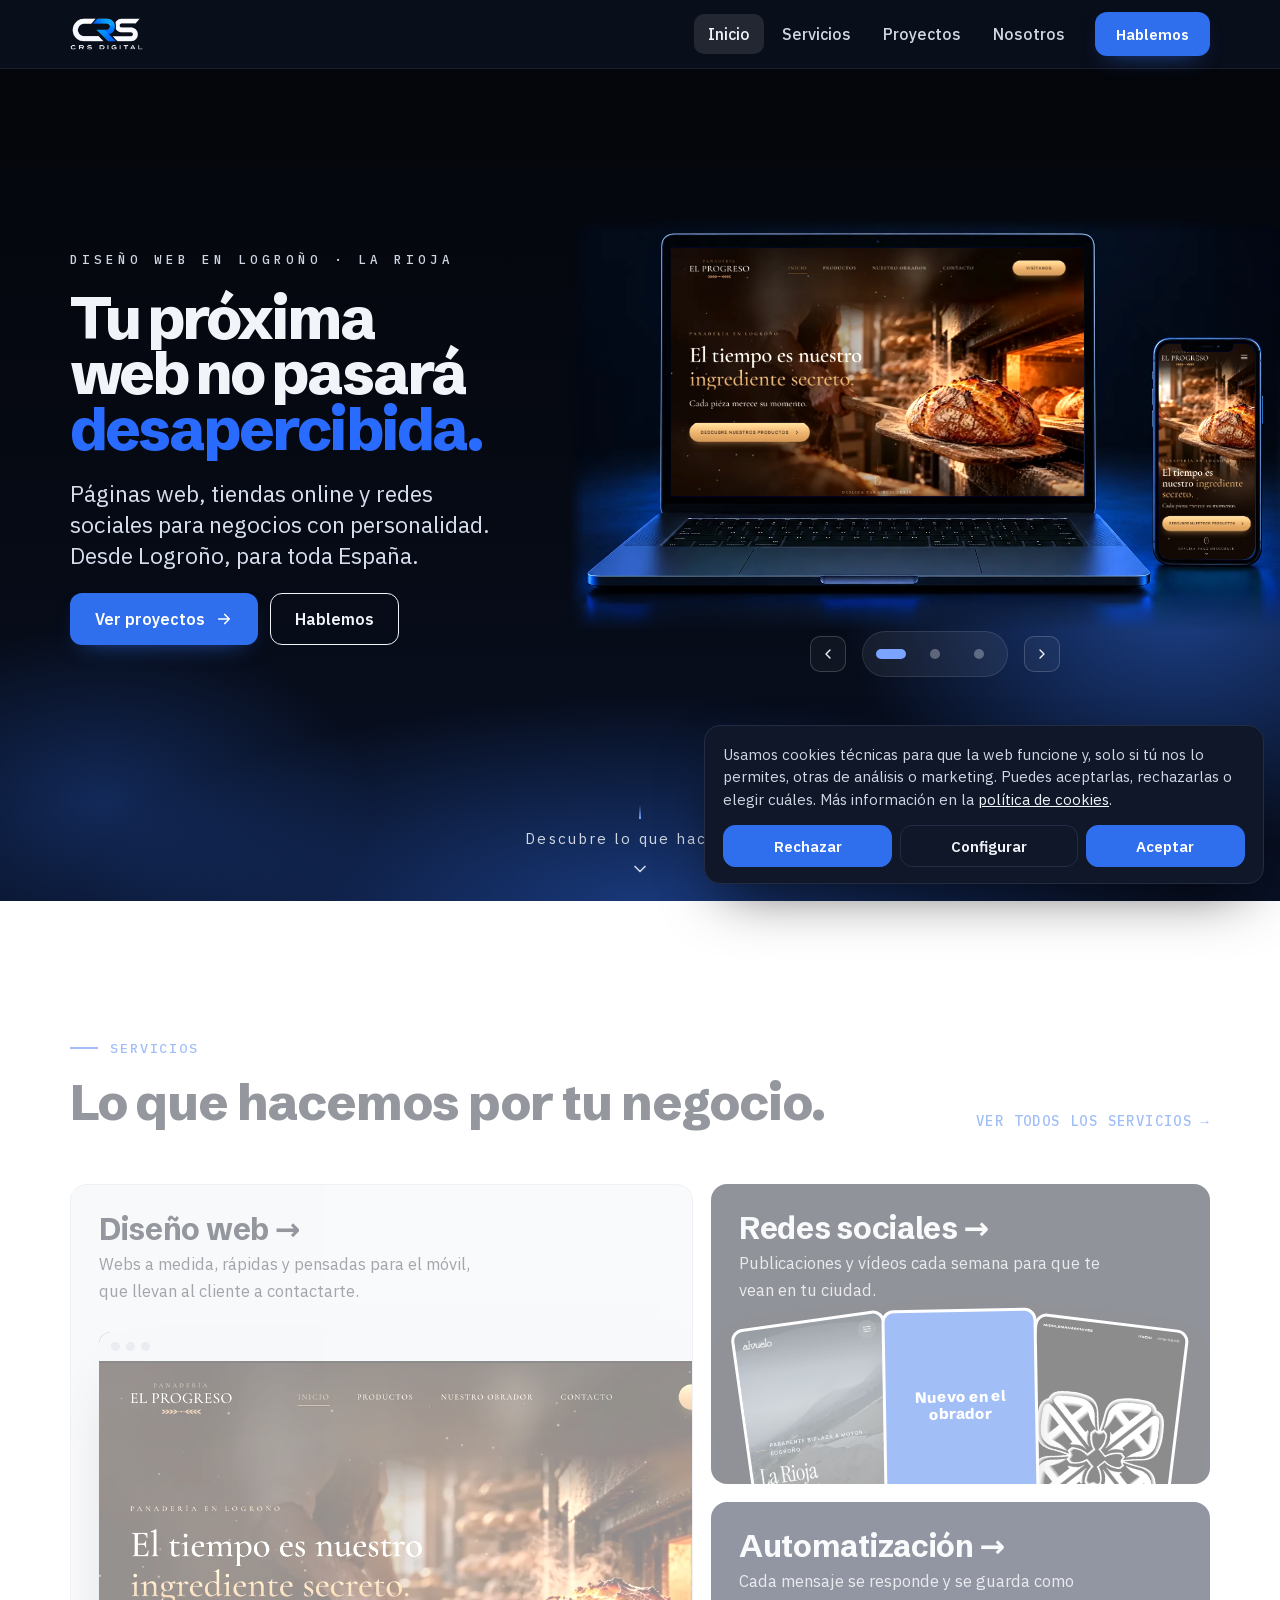
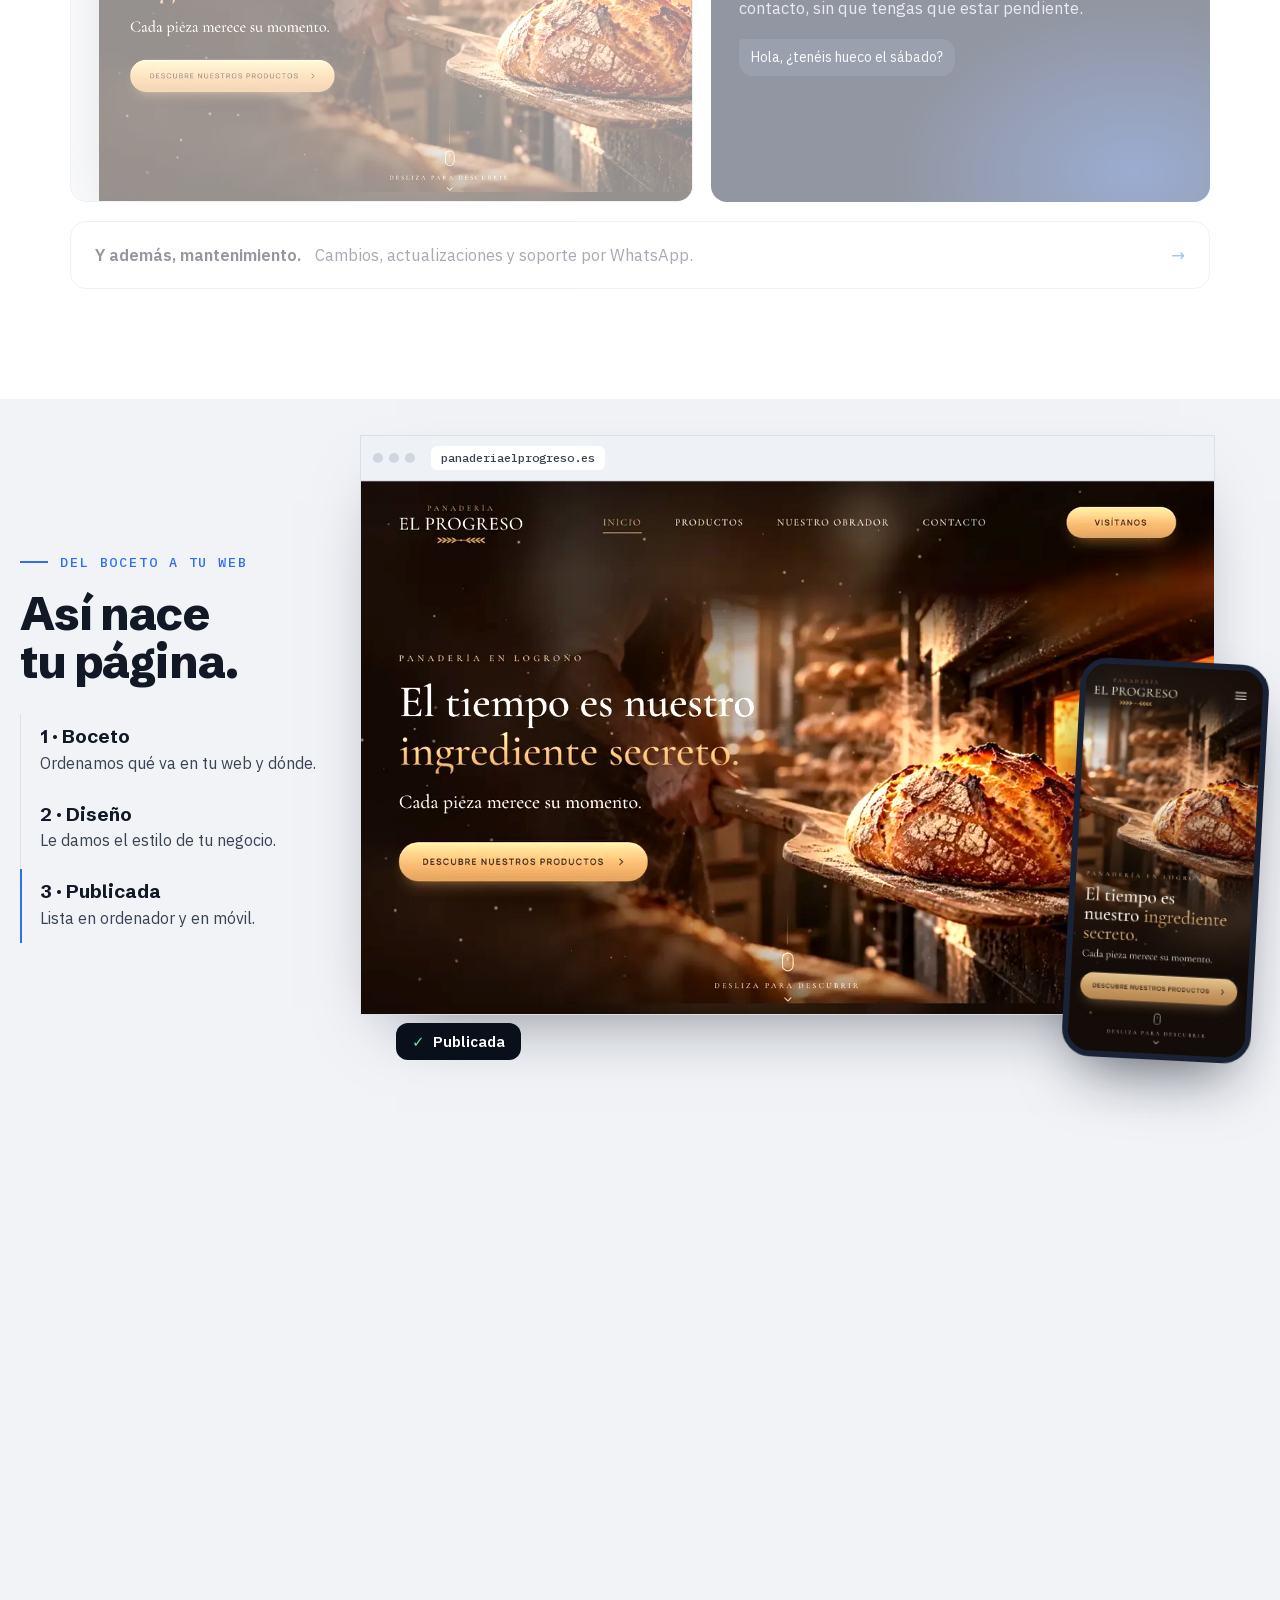
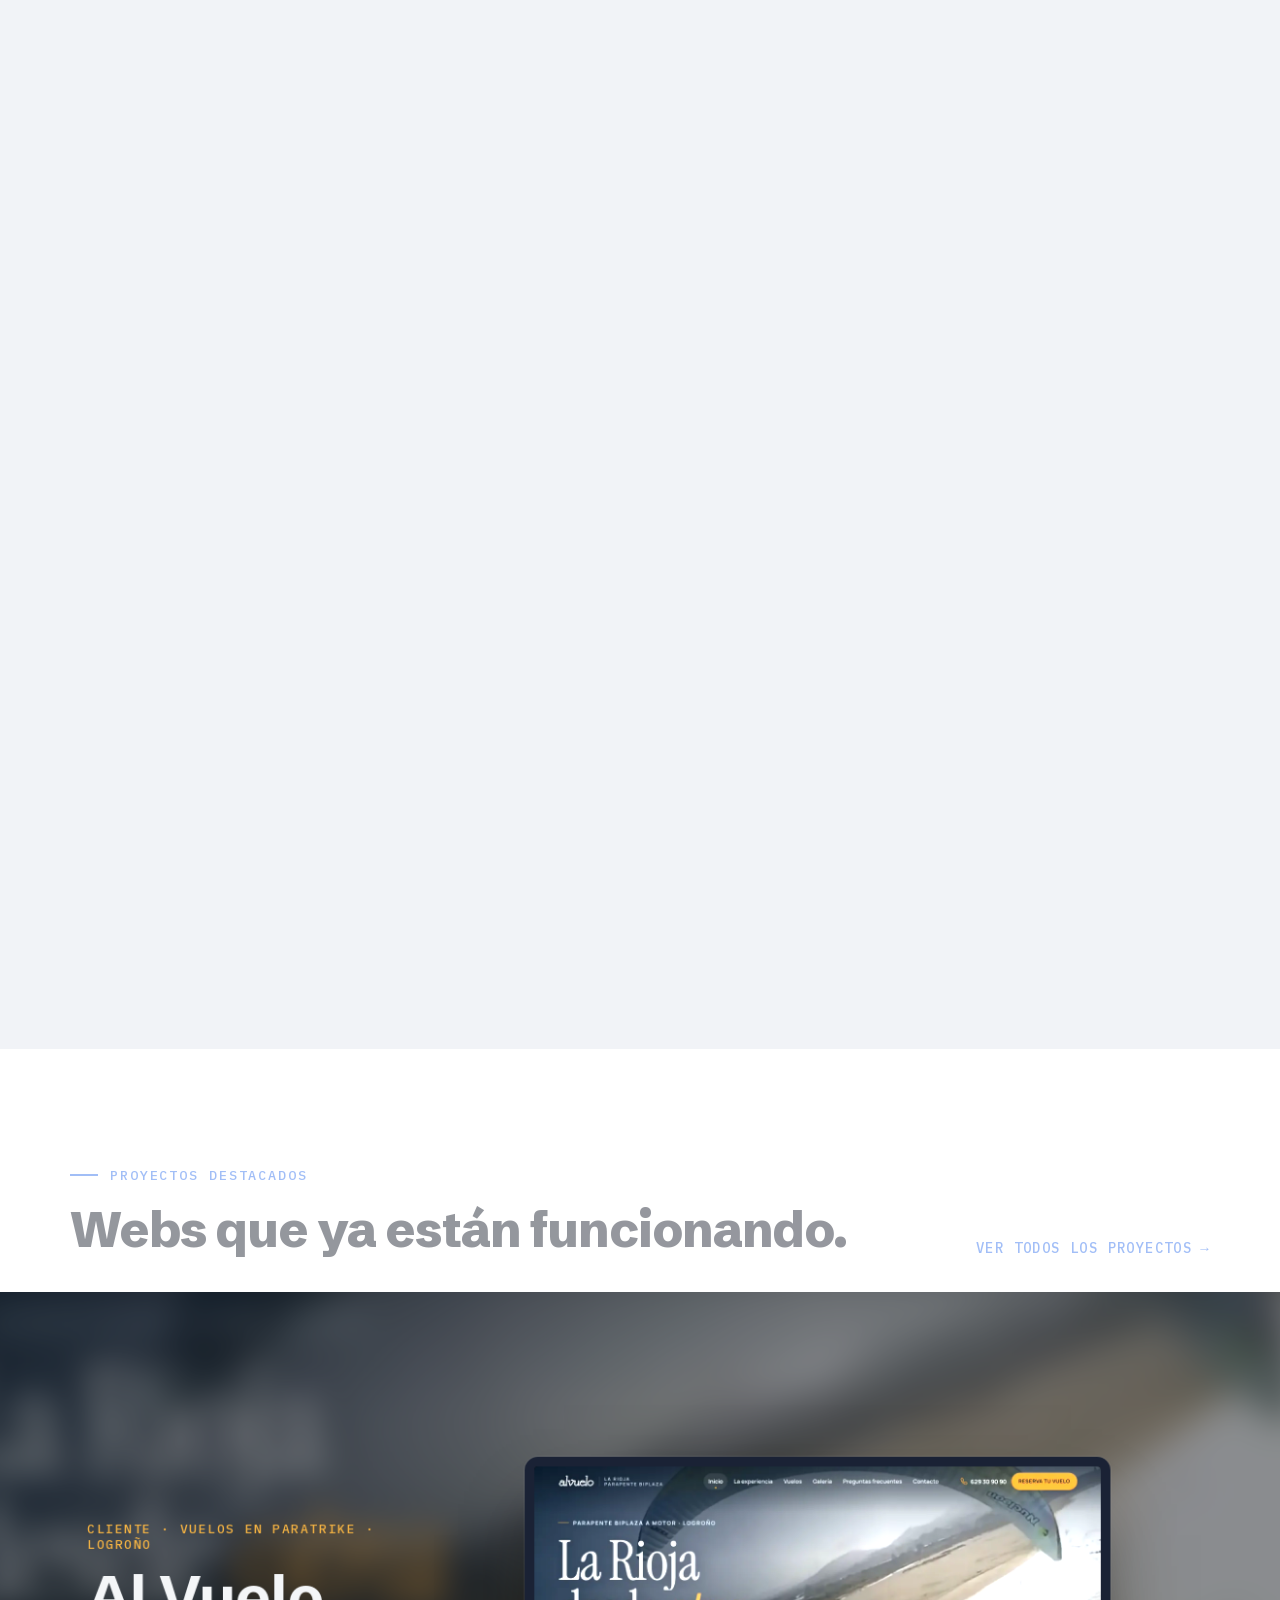
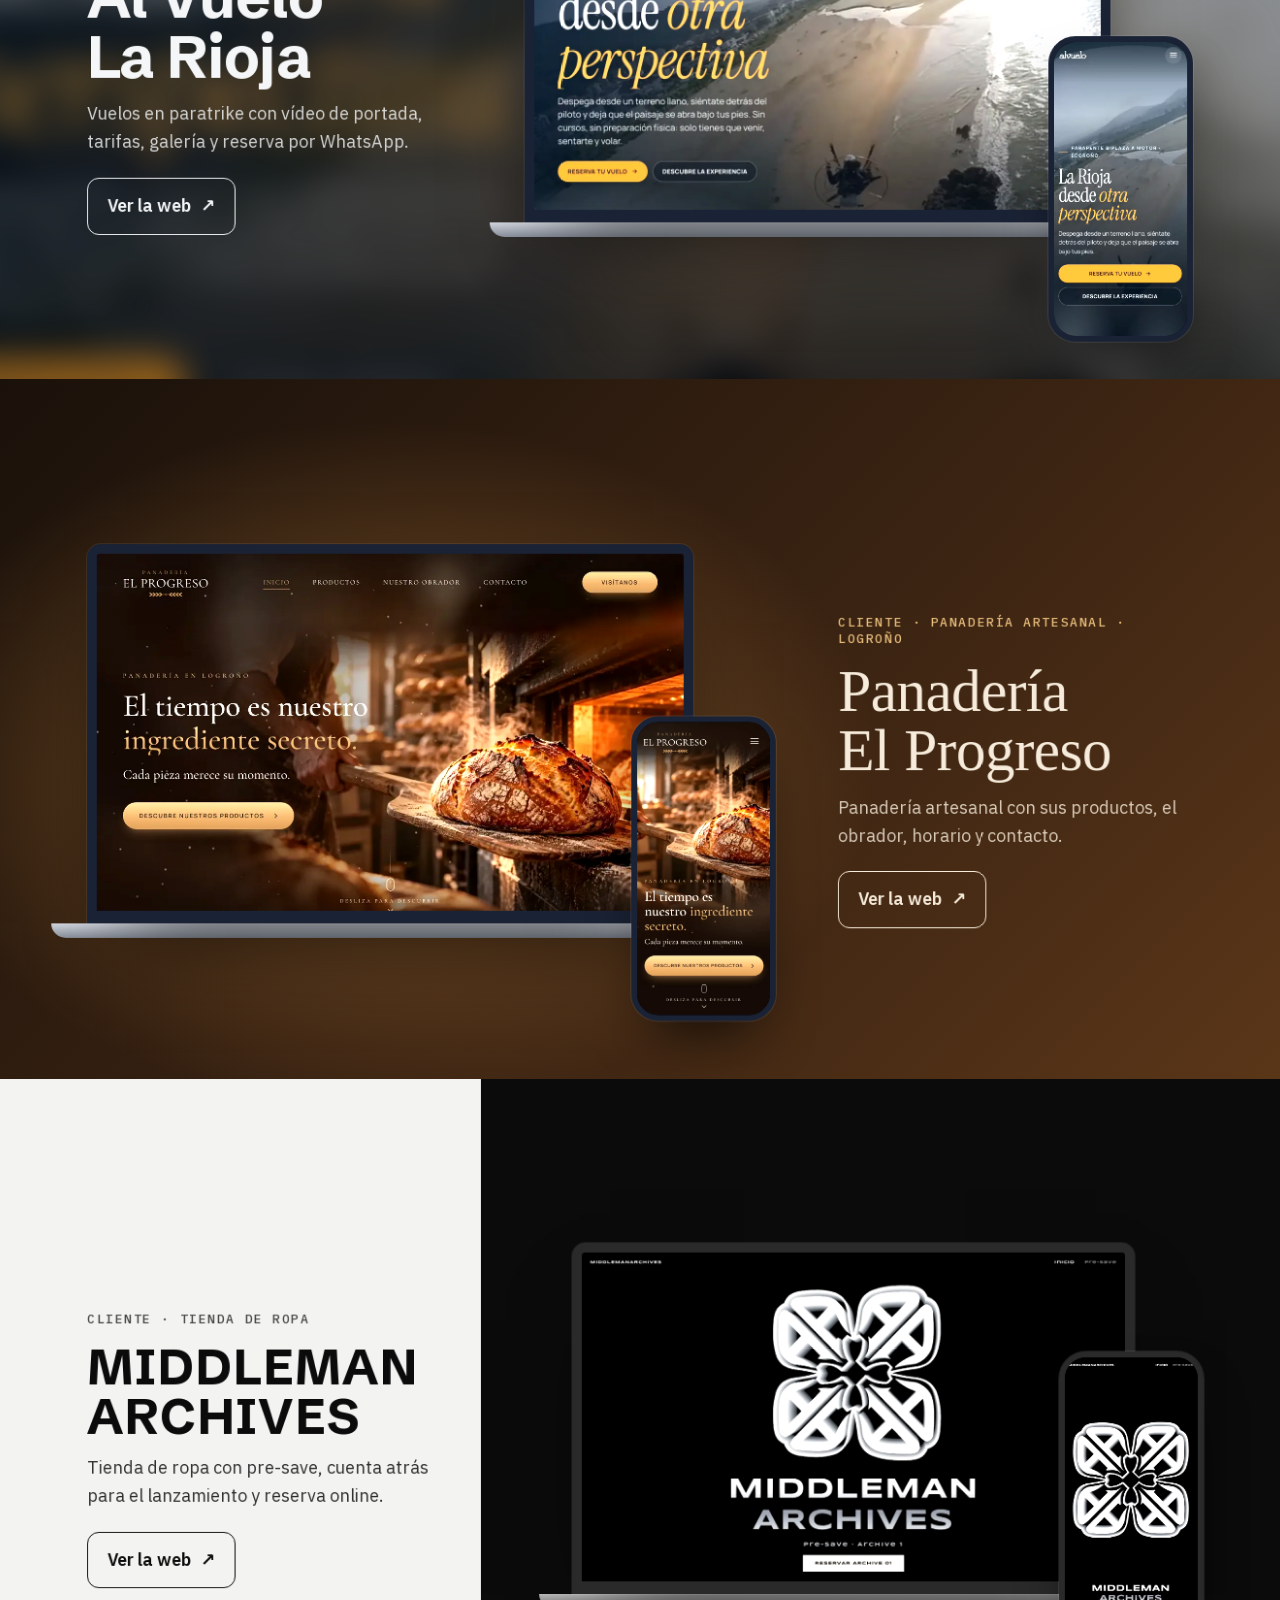
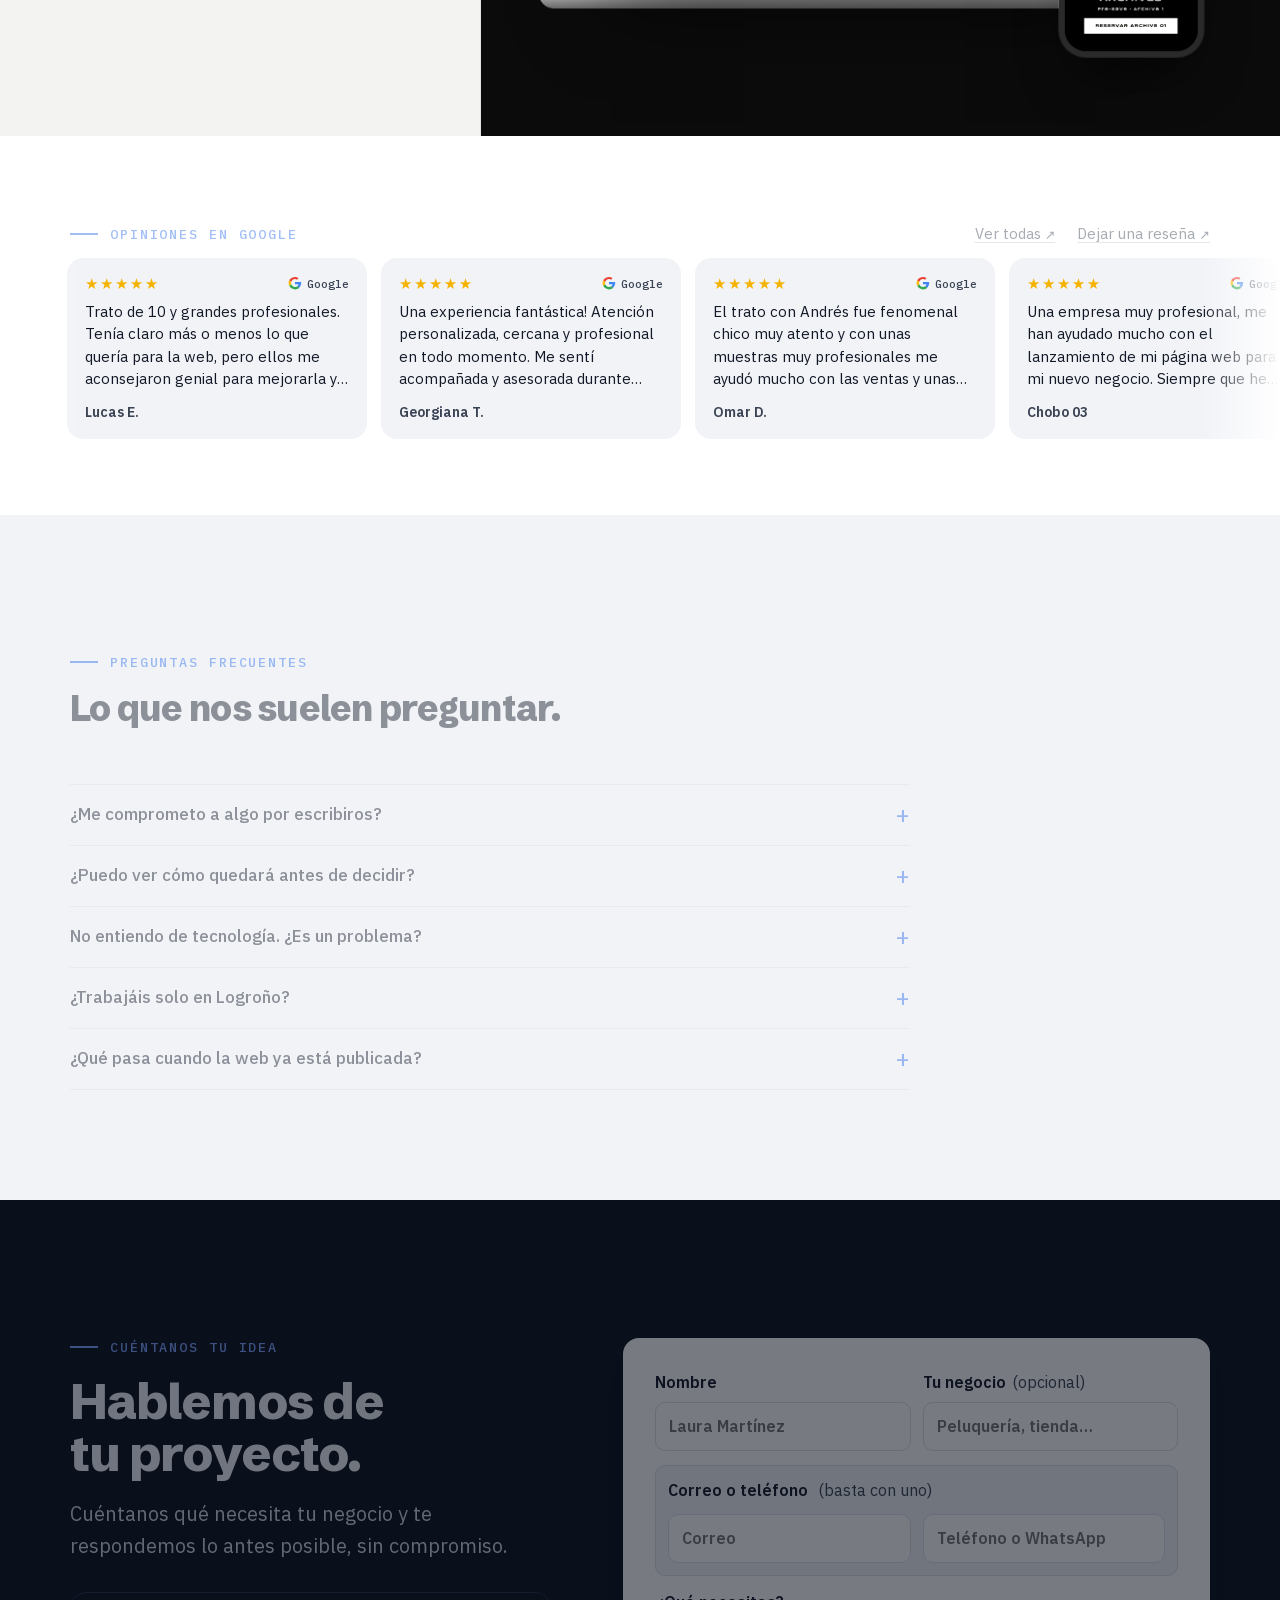
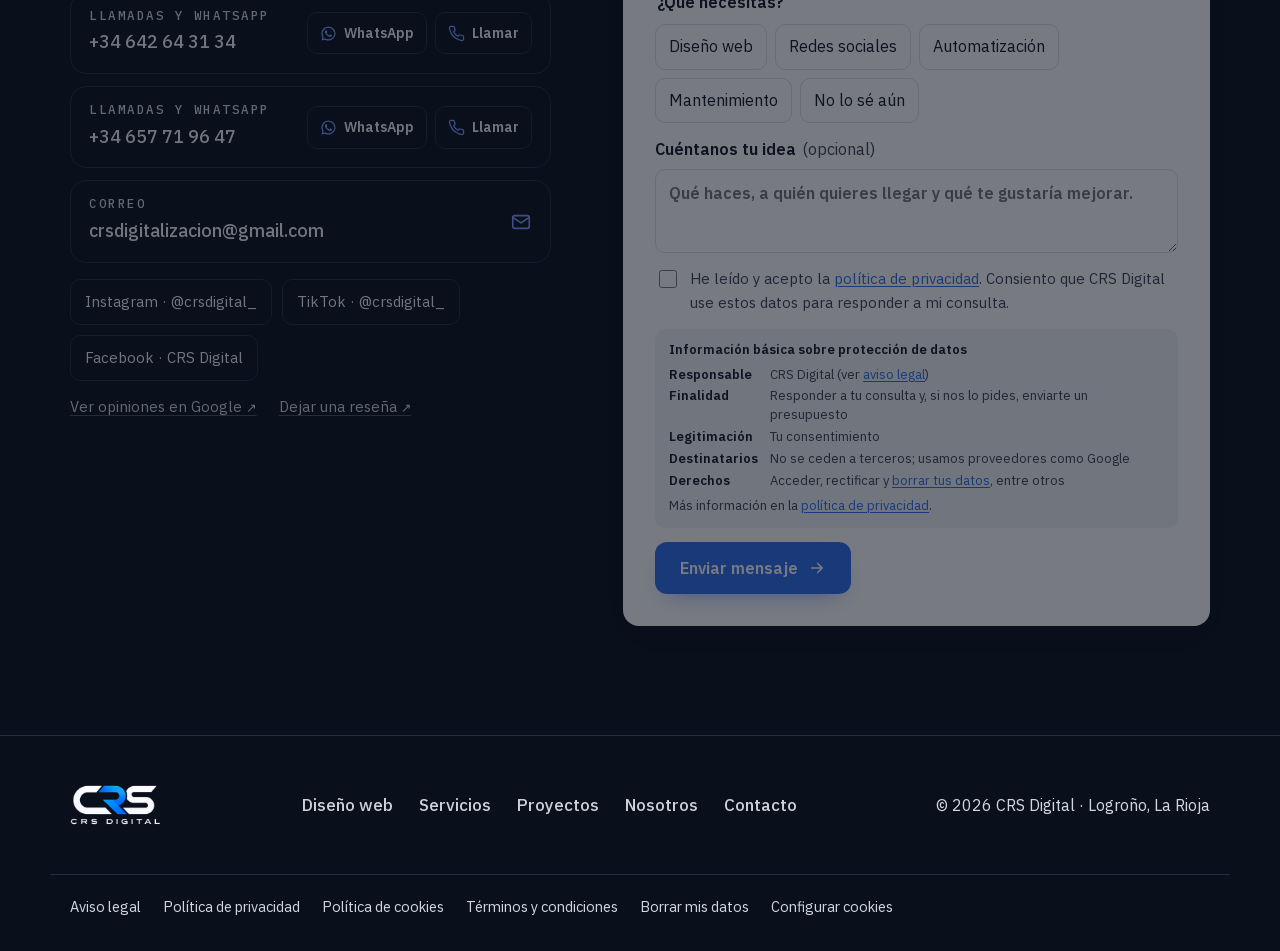
<file: index.html>
<!DOCTYPE html>
<html lang="es">
<head>
<meta charset="utf-8">

<meta http-equiv="Content-Security-Policy" content="default-src 'self'; script-src 'self' https://www.googletagmanager.com https://connect.facebook.net; style-src 'self' 'unsafe-inline'; font-src 'self'; img-src 'self' data: https://www.google-analytics.com https://*.google-analytics.com https://www.googletagmanager.com https://www.facebook.com; connect-src 'self' https://script.google.com https://script.googleusercontent.com https://*.google-analytics.com https://*.analytics.google.com https://www.googletagmanager.com https://www.facebook.com https://connect.facebook.net; frame-src 'none'; base-uri 'self'; form-action 'self'; object-src 'none'; upgrade-insecure-requests">
<meta name="referrer" content="strict-origin-when-cross-origin">
<meta name="viewport" content="width=device-width, initial-scale=1, viewport-fit=cover">
<title>Diseño de páginas web en Logroño y La Rioja | CRS Digital</title>
<meta name="description" content="Estudio de diseño web en Logroño: páginas web, tiendas online y redes sociales para negocios de La Rioja y de toda España. Pide presupuesto sin compromiso.">
<link rel="canonical" href="https://crsdigital.es/">
<meta name="google-site-verification" content="xinXm4TVxHoyEm2xNo20UAUG5rS5SyU8QviVFRRs2w8">
<link rel="icon" href="/favicon.ico" sizes="48x48">
<link rel="icon" type="image/png" sizes="48x48" href="/favicon.png">
<link rel="icon" type="image/png" sizes="96x96" href="/favicon-96.png">
<link rel="icon" type="image/png" sizes="192x192" href="/icon-192.png">
<link rel="apple-touch-icon" sizes="180x180" href="/apple-touch-icon.png">
<link rel="manifest" href="/site.webmanifest">

<script type="application/ld+json">[{"@context": "https://schema.org", "@type": ["Organization", "ProfessionalService"], "@id": "https://crsdigital.es/#organization", "name": "CRS Digital", "url": "https://crsdigital.es/", "logo": {"@type": "ImageObject", "url": "https://crsdigital.es/logo-crs-digital.png", "width": 600, "height": 600}, "image": "https://crsdigital.es/og.jpg", "slogan": "Tu negocio, más lejos.", "description": "Estudio de diseño web y redes sociales de Logroño (La Rioja). Páginas web, tiendas online, gestión de redes sociales, automatización y mantenimiento para negocios de toda España.", "email": "crsdigitalizacion@gmail.com", "telephone": "+34 642 64 31 34", "address": {"@type": "PostalAddress", "addressLocality": "Logroño", "addressRegion": "La Rioja", "addressCountry": "ES"}, "areaServed": [{"@type": "City", "name": "Logroño"}, {"@type": "AdministrativeArea", "name": "La Rioja"}, {"@type": "Country", "name": "España"}], "knowsAbout": ["Diseño web", "Tiendas online", "Redes sociales", "Automatización", "Mantenimiento web"], "contactPoint": [{"@type": "ContactPoint", "contactType": "customer service", "telephone": "+34 642 64 31 34", "email": "crsdigitalizacion@gmail.com", "areaServed": "ES", "availableLanguage": "es"}, {"@type": "ContactPoint", "contactType": "sales", "telephone": "+34 657 71 96 47", "areaServed": "ES", "availableLanguage": "es"}], "hasMap": "https://g.page/r/CZZv5NaNSHlfEBM", "sameAs": ["https://g.page/r/CZZv5NaNSHlfEBM", "https://www.instagram.com/crsdigital_/", "https://www.tiktok.com/@crsdigital_", "https://www.facebook.com/profile.php?id=61595041363949"]}, {"@context": "https://schema.org", "@type": "WebSite", "@id": "https://crsdigital.es/#website", "name": "CRS Digital", "url": "https://crsdigital.es/", "inLanguage": "es", "publisher": {"@id": "https://crsdigital.es/#organization"}}]</script>
<meta name="theme-color" content="#0a0f1c">
<meta property="og:type" content="website">
<meta property="og:site_name" content="CRS Digital">
<meta property="og:title" content="Diseño de páginas web en Logroño y La Rioja | CRS Digital">
<meta property="og:description" content="Estudio de diseño web en Logroño: páginas web, tiendas online y redes sociales para negocios de La Rioja y de toda España. Pide presupuesto sin compromiso.">
<meta property="og:locale" content="es_ES">
<meta property="og:url" content="https://crsdigital.es/">
<meta property="og:image" content="https://crsdigital.es/og.jpg">
<meta property="og:image:alt" content="Portátil y móvil mostrando webs diseñadas por CRS Digital">
<meta name="twitter:title" content="Diseño de páginas web en Logroño y La Rioja | CRS Digital">
<meta name="twitter:description" content="Estudio de diseño web en Logroño: páginas web, tiendas online y redes sociales para negocios de La Rioja y de toda España. Pide presupuesto sin compromiso.">
<meta name="twitter:image" content="https://crsdigital.es/og.jpg">
<meta property="og:image:width" content="1200">
<meta property="og:image:height" content="630">
<meta name="twitter:card" content="summary_large_image">
<meta name="robots" content="index, follow, max-image-preview:large">
<link rel="preload" href="fonts/schibstedgrotesk_v7_Jqz55SSPQuCQF3t8uOwiUL-taUTtap9GayojdSFO.woff2" as="font" type="font/woff2" crossorigin>
<link rel="preload" href="fonts/ibmplexsans_v23_zYXzKVElMYYaJe8bpLHnCwDKr932-G7dytD-Dmu1syxeKYbSB4Zh.woff2" as="font" type="font/woff2" crossorigin>
<link rel="preload" as="image" href="assets/mockup.webp" fetchpriority="high">
<link rel="preload" as="image" href="assets/panaderia-desk.webp" fetchpriority="high">
<link rel="stylesheet" href="fonts.css">
<link rel="stylesheet" href="css/site.css?v=20261118">
</head>
<body>
<header class="top"><div class="wrap">
  <a class="logo" href="/" aria-label="CRS Digital, inicio"><img src="assets/logo-blanco.png" alt="CRS Digital" width="260" height="118"></a>
  <nav class="nav" id="nav" aria-label="Principal"><a href="/" aria-current="page">Inicio</a><a href="servicios.html">Servicios</a><a href="proyectos.html">Proyectos</a><a href="nosotros.html">Nosotros</a></nav>
  <div class="acts"><a class="btn pri" href="#contacto">Hablemos</a>
  <button class="burger" id="burger" aria-label="Abrir menú" aria-expanded="false" aria-controls="nav"><span></span></button></div>
</div></header>
<main>
<section class="hero2"><div class="h2bg" aria-hidden="true"></div><div class="wrap h2w">
  <div class="h2t">
    <span class="eyebrow">Diseño web en Logroño · La Rioja</span>
    <h1>Tu próxima web no pasará <em>desapercibida.</em></h1>
    <p class="sub">Páginas web, tiendas online y redes sociales para negocios con personalidad. Desde Logroño, para toda España.</p>
    <div class="cta"><a class="btn pri" href="proyectos.html">Ver proyectos <svg viewBox="0 0 24 24" fill="none" stroke="currentColor" stroke-width="2.2" stroke-linecap="round" stroke-linejoin="round"><path d="M5 12h14M13 6l6 6-6 6"/></svg></a><a class="btn sec" href="#contacto">Hablemos</a></div>
  </div>
  <div class="h2s scene">
    <div class="mock" id="rig" role="img" aria-label="Portátil y móvil mostrando webs diseñadas por CRS Digital">
      <div class="ms ms-l" id="hs"><img class="sl on" src="assets/panaderia-desk.webp" alt="" width="1200" height="750" fetchpriority="high"><img class="sl" src="assets/alvuelo-desk.webp" alt="" width="1200" height="750" fetchpriority="low"><img class="sl" src="assets/middleman-desk.webp" alt="" width="1200" height="750"></div>
      <div class="ms ms-p" id="hp"><img class="sl on" src="assets/panaderia-movil.webp" alt="" width="520" height="1125"><img class="sl" src="assets/alvuelo-movil.webp" alt="" width="520" height="1125"><img class="sl" src="assets/middleman-movil.webp" alt="" width="520" height="1125"></div>
      <img class="mk" src="assets/mockup.webp" alt="" width="1416" height="800">
    </div>
    <div class="pick"><button type="button" class="arr prev" aria-label="Proyecto anterior"><svg viewBox="0 0 24 24" fill="none" stroke="currentColor" stroke-width="2" stroke-linecap="round" stroke-linejoin="round"><path d="M15 6l-6 6 6 6"/></svg></button><div class="dots"><button type="button" aria-label="Ver Panadería El Progreso" aria-current="true"><i></i></button><button type="button" aria-label="Ver Al Vuelo La Rioja"><i></i></button><button type="button" aria-label="Ver Middleman Archives"><i></i></button></div><button type="button" class="arr next" aria-label="Proyecto siguiente"><svg viewBox="0 0 24 24" fill="none" stroke="currentColor" stroke-width="2" stroke-linecap="round" stroke-linejoin="round"><path d="M9 6l6 6-6 6"/></svg></button></div>
  </div>
  <a class="cue" href="#servicios">Descubre lo que hacemos <svg viewBox="0 0 24 24" fill="none" stroke="currentColor" stroke-width="2" stroke-linecap="round" stroke-linejoin="round"><path d="M6 9l6 6 6-6"/></svg></a>
</div></section>

<section class="band" id="servicios"><div class="wrap">
  <div class="head row rv"><div style="display:grid;gap:18px"><span class="eyebrow">Servicios</span><h2>Lo que hacemos por tu negocio.</h2></div>
  <a class="more" href="servicios.html">Ver todos los servicios <i>→</i></a></div>
  <div class="sx">
    <a class="sx-web rv" href="diseno-web.html"><div class="sx-t"><h3>Diseño web <i>→</i></h3><p>Webs a medida, rápidas y pensadas para el móvil, que llevan al cliente a contactarte.</p></div>
      <div class="sx-br"><div class="bar"><i></i><i></i><i></i></div><img src="assets/panaderia-desk.webp" alt="Web de Panadería El Progreso diseñada por CRS Digital" width="1200" height="750" loading="lazy"></div></a>
    <a class="sx-redes rv" href="servicios.html#redes"><div class="sx-t"><h3>Redes sociales <i>→</i></h3><p>Publicaciones y vídeos cada semana para que te vean en tu ciudad.</p></div>
      <div class="sx-posts" aria-hidden="true"><div style="background-image:url(assets/alvuelo-movil.webp)"></div><div class="t">Nuevo en el obrador</div><div style="background-image:url(assets/middleman-movil.webp)"></div></div></a>
    <a class="sx-auto rv sc" data-loop="7000" href="servicios.html#automatizacion"><div class="sx-t"><h3>Automatización <i>→</i></h3><p>Cada mensaje se responde y se guarda como contacto, sin que tengas que estar pendiente.</p></div>
      <div class="sx-chat" aria-hidden="true"><div class="m in" data-at="300">Hola, ¿tenéis hueco el sábado?</div><div class="m out" data-at="1300"><small>Respuesta automática</small>¡Sí! A las 11:00. ¿Te lo reservo?</div><div class="chip" data-at="2500">✓ Nuevo contacto guardado</div></div></a>
  </div>
  <a class="sx-mant rv" href="servicios.html#mantenimiento"><b>Y además, mantenimiento.</b> Cambios, actualizaciones y soporte por WhatsApp. <i>→</i></a>
</div></section>

<section class="build" id="boceto" aria-label="Del boceto a tu web"><div class="b-stick"><div class="wrap b-grid">
  <div class="b-txt"><span class="eyebrow">Del boceto a tu web</span><h2>Así nace tu página.</h2>
    <ol class="b-steps"><li class="on cur"><b>1 · Boceto</b><span>Ordenamos qué va en tu web y dónde.</span></li><li><b>2 · Diseño</b><span>Le damos el estilo de tu negocio.</span></li><li><b>3 · Publicada</b><span>Lista en ordenador y en móvil.</span></li></ol></div>
  <div class="b-stage" aria-hidden="true">
    <div class="b-win"><div class="bar"><i></i><i></i><i></i><span>panaderiaelprogreso.es</span></div>
      <div class="b-view"><i class="wl f" style="--x:4%;--y:4%;--w:11%;--h:6%;--i:0"></i><i class="wl f" style="--x:44%;--y:6.5%;--w:6%;--h:1.8%;--i:0.4"></i><i class="wl f" style="--x:53%;--y:6.5%;--w:6%;--h:1.8%;--i:0.6"></i><i class="wl f" style="--x:62%;--y:6.5%;--w:6%;--h:1.8%;--i:0.8"></i><i class="wl b" style="--x:80%;--y:3.5%;--w:15%;--h:7%;--i:1"></i><i class="wl f" style="--x:6%;--y:22%;--w:40%;--h:7%;--i:1.6"></i><i class="wl f" style="--x:6%;--y:32%;--w:32%;--h:7%;--i:2"></i><i class="wl f" style="--x:6%;--y:45%;--w:36%;--h:2.2%;--i:2.4"></i><i class="wl f" style="--x:6%;--y:49.5%;--w:28%;--h:2.2%;--i:2.6"></i><i class="wl b" style="--x:6%;--y:58%;--w:18%;--h:8%;--i:3"></i><i class="wl ph" style="--x:52%;--y:19%;--w:42%;--h:52%;--i:3.4"></i><i class="wl " style="--x:6%;--y:76%;--w:27%;--h:18%;--i:4"></i><i class="wl " style="--x:36.5%;--y:76%;--w:27%;--h:18%;--i:4.3"></i><i class="wl " style="--x:67%;--y:76%;--w:27%;--h:18%;--i:4.6"></i><span class="wn" style="--x:28%;--y:12%;--i:5">título con gancho</span><span class="wn" style="--x:60%;--y:42%;--i:5.4">foto del obrador</span><span class="wn" style="--x:26%;--y:60%;--i:5.8">← botón «ver productos»</span><div class="b-final"><img src="assets/panaderia-desk.webp" alt="" width="1200" height="750"></div><div class="b-scan"></div></div></div>
    <div class="b-phone"><div class="phone"><img src="assets/panaderia-movil.webp" alt="" width="520" height="1125"></div></div>
    <div class="b-badge"><i>✓</i> Publicada</div>
  </div>
</div></div></section>

<section class="pb-head"><div class="wrap">
  <div class="head row rv"><div style="display:grid;gap:18px"><span class="eyebrow">Proyectos destacados</span><h2>Webs que ya están funcionando.</h2></div>
  <a class="more" href="proyectos.html">Ver todos los proyectos <i>→</i></a></div>
</div></section>
<section class="pb pb-alvuelo"><div class="pb-bg" aria-hidden="true"></div><div class="wrap pb-w rv whole">
  <div class="pb-t"><span class="tag">Cliente · Vuelos en paratrike · Logroño</span><h3>Al Vuelo La Rioja</h3><p>Vuelos en paratrike con vídeo de portada, tarifas, galería y reserva por WhatsApp.</p>
    <a class="pb-link" href="https://crsdigitalizacion.github.io/al-vuelo-la-rioja/" target="_blank" rel="noopener">Ver la web <i>↗</i></a></div>
  <a class="pb-dev" href="https://crsdigitalizacion.github.io/al-vuelo-la-rioja/" target="_blank" rel="noopener" aria-label="Abrir la web de Al Vuelo La Rioja">
    <div class="laptop"><div class="scr"><img src="assets/alvuelo-desk.webp" alt="Web de Al Vuelo La Rioja en ordenador" width="1200" height="750" decoding="async"></div><div class="base"></div></div>
    <div class="phone" data-depth=".08"><img src="assets/alvuelo-movil.webp" alt="Web de Al Vuelo La Rioja en móvil" width="520" height="1125" decoding="async"></div></a>
</div></section>
<section class="pb pb-panaderia flip"><div class="pb-bg" aria-hidden="true"></div><div class="wrap pb-w rv whole">
  <div class="pb-t"><span class="tag">Cliente · Panadería artesanal · Logroño</span><h3>Panadería El Progreso</h3><p>Panadería artesanal con sus productos, el obrador, horario y contacto.</p>
    <a class="pb-link" href="https://panaderiaelprogreso.es/" target="_blank" rel="noopener">Ver la web <i>↗</i></a></div>
  <a class="pb-dev" href="https://panaderiaelprogreso.es/" target="_blank" rel="noopener" aria-label="Abrir la web de Panadería El Progreso">
    <div class="laptop"><div class="scr"><img src="assets/panaderia-desk.webp" alt="Web de Panadería El Progreso en ordenador" width="1200" height="750" decoding="async"></div><div class="base"></div></div>
    <div class="phone" data-depth=".08"><img src="assets/panaderia-movil.webp" alt="Web de Panadería El Progreso en móvil" width="520" height="1125" decoding="async"></div></a>
</div></section>
<section class="pb pb-middleman"><div class="pb-bg" aria-hidden="true"></div><div class="wrap pb-w rv whole">
  <div class="pb-t"><span class="tag">Cliente · Tienda de ropa</span><h3>Middleman Archives</h3><p>Tienda de ropa con pre-save, cuenta atrás para el lanzamiento y reserva online.</p>
    <a class="pb-link" href="https://middlemanarchives.es" target="_blank" rel="noopener">Ver la web <i>↗</i></a></div>
  <a class="pb-dev" href="https://middlemanarchives.es" target="_blank" rel="noopener" aria-label="Abrir la web de Middleman Archives">
    <div class="laptop"><div class="scr"><img src="assets/middleman-desk.webp" alt="Web de Middleman Archives en ordenador" width="1200" height="750" decoding="async"></div><div class="base"></div></div>
    <div class="phone" data-depth=".08"><img src="assets/middleman-movil.webp" alt="Web de Middleman Archives en móvil" width="520" height="1125" decoding="async"></div></a>
</div></section>

<section class="reviews" id="opiniones"><div class="wrap">
  <div class="rvw-head rv"><span class="eyebrow">Opiniones en Google</span><div class="rvw-links"><a href="https://g.page/r/CZZv5NaNSHlfEBM" target="_blank" rel="noopener">Ver todas <i aria-hidden="true">↗</i></a><a href="https://g.page/r/CZZv5NaNSHlfEBM/review" target="_blank" rel="noopener">Dejar una reseña <i aria-hidden="true">↗</i></a></div></div>
</div>
  <div class="rvw-track" id="rvw-track" tabindex="0" aria-label="Opiniones de clientes; desliza para ver más"><div class="rvw-row"><figure class="rvw"><div class="rvw-top"><span class="stars" role="img" aria-label="5 de 5 estrellas">★★★★★</span><span class="gsrc"><svg viewBox="0 0 24 24" aria-hidden="true"><path fill="#4285F4" d="M22.6 12.2c0-.8-.1-1.4-.2-2H12v3.8h6c-.1 1-.8 2.4-2.2 3.4l3.4 2.6c2-1.9 3.4-4.6 3.4-7.8z"/><path fill="#34A853" d="M12 23c3 0 5.5-1 7.3-2.7l-3.4-2.6c-.9.6-2.2 1.1-3.9 1.1-3 0-5.5-2-6.4-4.7l-3.5 2.7C3.9 20.4 7.6 23 12 23z"/><path fill="#FBBC05" d="M5.6 14.1c-.2-.7-.4-1.4-.4-2.1s.1-1.5.4-2.1L2.1 7.2C1.4 8.7 1 10.3 1 12s.4 3.3 1.1 4.8l3.5-2.7z"/><path fill="#EA4335" d="M12 5.2c1.7 0 2.8.7 3.5 1.3l2.5-2.5C16.5 2.6 14.5 1.7 12 1.7 7.6 1.7 3.9 4.3 2.1 7.2l3.5 2.7C6.5 7.2 9 5.2 12 5.2z"/></svg>Google</span></div>
      <blockquote>Trato de 10 y grandes profesionales. Tenía claro más o menos lo que quería para la web, pero ellos me aconsejaron genial para mejorarla y que fuera más práctica. Se nota que controlan un montón y el resultado final ha quedado brutal. 100% recomendados .</blockquote><figcaption>Lucas E.</figcaption></figure><figure class="rvw"><div class="rvw-top"><span class="stars" role="img" aria-label="5 de 5 estrellas">★★★★★</span><span class="gsrc"><svg viewBox="0 0 24 24" aria-hidden="true"><path fill="#4285F4" d="M22.6 12.2c0-.8-.1-1.4-.2-2H12v3.8h6c-.1 1-.8 2.4-2.2 3.4l3.4 2.6c2-1.9 3.4-4.6 3.4-7.8z"/><path fill="#34A853" d="M12 23c3 0 5.5-1 7.3-2.7l-3.4-2.6c-.9.6-2.2 1.1-3.9 1.1-3 0-5.5-2-6.4-4.7l-3.5 2.7C3.9 20.4 7.6 23 12 23z"/><path fill="#FBBC05" d="M5.6 14.1c-.2-.7-.4-1.4-.4-2.1s.1-1.5.4-2.1L2.1 7.2C1.4 8.7 1 10.3 1 12s.4 3.3 1.1 4.8l3.5-2.7z"/><path fill="#EA4335" d="M12 5.2c1.7 0 2.8.7 3.5 1.3l2.5-2.5C16.5 2.6 14.5 1.7 12 1.7 7.6 1.7 3.9 4.3 2.1 7.2l3.5 2.7C6.5 7.2 9 5.2 12 5.2z"/></svg>Google</span></div>
      <blockquote>Una experiencia fantástica! Atención personalizada, cercana y profesional en todo momento. Me sentí acompañada y asesorada durante todo el proceso. El resultado, sencillamente genial. ¡Totalmente recomendable!</blockquote><figcaption>Georgiana T.</figcaption></figure><figure class="rvw"><div class="rvw-top"><span class="stars" role="img" aria-label="5 de 5 estrellas">★★★★★</span><span class="gsrc"><svg viewBox="0 0 24 24" aria-hidden="true"><path fill="#4285F4" d="M22.6 12.2c0-.8-.1-1.4-.2-2H12v3.8h6c-.1 1-.8 2.4-2.2 3.4l3.4 2.6c2-1.9 3.4-4.6 3.4-7.8z"/><path fill="#34A853" d="M12 23c3 0 5.5-1 7.3-2.7l-3.4-2.6c-.9.6-2.2 1.1-3.9 1.1-3 0-5.5-2-6.4-4.7l-3.5 2.7C3.9 20.4 7.6 23 12 23z"/><path fill="#FBBC05" d="M5.6 14.1c-.2-.7-.4-1.4-.4-2.1s.1-1.5.4-2.1L2.1 7.2C1.4 8.7 1 10.3 1 12s.4 3.3 1.1 4.8l3.5-2.7z"/><path fill="#EA4335" d="M12 5.2c1.7 0 2.8.7 3.5 1.3l2.5-2.5C16.5 2.6 14.5 1.7 12 1.7 7.6 1.7 3.9 4.3 2.1 7.2l3.5 2.7C6.5 7.2 9 5.2 12 5.2z"/></svg>Google</span></div>
      <blockquote>El trato con Andrés fue fenomenal chico muy atento y con unas muestras muy profesionales me ayudó mucho con las ventas y unas páginas muy profesionales con unos planes  de pago bastante buenos y con muestras que te hacen y luego las dejan a tu gusto paso a paso sin duda no me arrepiento de haber contactado con ellos</blockquote><figcaption>Omar D.</figcaption></figure><figure class="rvw"><div class="rvw-top"><span class="stars" role="img" aria-label="5 de 5 estrellas">★★★★★</span><span class="gsrc"><svg viewBox="0 0 24 24" aria-hidden="true"><path fill="#4285F4" d="M22.6 12.2c0-.8-.1-1.4-.2-2H12v3.8h6c-.1 1-.8 2.4-2.2 3.4l3.4 2.6c2-1.9 3.4-4.6 3.4-7.8z"/><path fill="#34A853" d="M12 23c3 0 5.5-1 7.3-2.7l-3.4-2.6c-.9.6-2.2 1.1-3.9 1.1-3 0-5.5-2-6.4-4.7l-3.5 2.7C3.9 20.4 7.6 23 12 23z"/><path fill="#FBBC05" d="M5.6 14.1c-.2-.7-.4-1.4-.4-2.1s.1-1.5.4-2.1L2.1 7.2C1.4 8.7 1 10.3 1 12s.4 3.3 1.1 4.8l3.5-2.7z"/><path fill="#EA4335" d="M12 5.2c1.7 0 2.8.7 3.5 1.3l2.5-2.5C16.5 2.6 14.5 1.7 12 1.7 7.6 1.7 3.9 4.3 2.1 7.2l3.5 2.7C6.5 7.2 9 5.2 12 5.2z"/></svg>Google</span></div>
      <blockquote>Una empresa muy profesional, me han ayudado mucho con el lanzamiento de mi página web para mi nuevo negocio. Siempre que he necesito algo me lo han facilitado sin ningún tipo de problema, lo recomiendo.</blockquote><figcaption>Chobo 03</figcaption></figure><figure class="rvw"><div class="rvw-top"><span class="stars" role="img" aria-label="5 de 5 estrellas">★★★★★</span><span class="gsrc"><svg viewBox="0 0 24 24" aria-hidden="true"><path fill="#4285F4" d="M22.6 12.2c0-.8-.1-1.4-.2-2H12v3.8h6c-.1 1-.8 2.4-2.2 3.4l3.4 2.6c2-1.9 3.4-4.6 3.4-7.8z"/><path fill="#34A853" d="M12 23c3 0 5.5-1 7.3-2.7l-3.4-2.6c-.9.6-2.2 1.1-3.9 1.1-3 0-5.5-2-6.4-4.7l-3.5 2.7C3.9 20.4 7.6 23 12 23z"/><path fill="#FBBC05" d="M5.6 14.1c-.2-.7-.4-1.4-.4-2.1s.1-1.5.4-2.1L2.1 7.2C1.4 8.7 1 10.3 1 12s.4 3.3 1.1 4.8l3.5-2.7z"/><path fill="#EA4335" d="M12 5.2c1.7 0 2.8.7 3.5 1.3l2.5-2.5C16.5 2.6 14.5 1.7 12 1.7 7.6 1.7 3.9 4.3 2.1 7.2l3.5 2.7C6.5 7.2 9 5.2 12 5.2z"/></svg>Google</span></div>
      <blockquote>Una empresa excelente, trabajo rápido y muy bueno.</blockquote><figcaption>Paula C.</figcaption></figure><div class="rvw-clone" aria-hidden="true"><figure class="rvw"><div class="rvw-top"><span class="stars" role="img" aria-label="5 de 5 estrellas">★★★★★</span><span class="gsrc"><svg viewBox="0 0 24 24" aria-hidden="true"><path fill="#4285F4" d="M22.6 12.2c0-.8-.1-1.4-.2-2H12v3.8h6c-.1 1-.8 2.4-2.2 3.4l3.4 2.6c2-1.9 3.4-4.6 3.4-7.8z"/><path fill="#34A853" d="M12 23c3 0 5.5-1 7.3-2.7l-3.4-2.6c-.9.6-2.2 1.1-3.9 1.1-3 0-5.5-2-6.4-4.7l-3.5 2.7C3.9 20.4 7.6 23 12 23z"/><path fill="#FBBC05" d="M5.6 14.1c-.2-.7-.4-1.4-.4-2.1s.1-1.5.4-2.1L2.1 7.2C1.4 8.7 1 10.3 1 12s.4 3.3 1.1 4.8l3.5-2.7z"/><path fill="#EA4335" d="M12 5.2c1.7 0 2.8.7 3.5 1.3l2.5-2.5C16.5 2.6 14.5 1.7 12 1.7 7.6 1.7 3.9 4.3 2.1 7.2l3.5 2.7C6.5 7.2 9 5.2 12 5.2z"/></svg>Google</span></div>
      <blockquote>Trato de 10 y grandes profesionales. Tenía claro más o menos lo que quería para la web, pero ellos me aconsejaron genial para mejorarla y que fuera más práctica. Se nota que controlan un montón y el resultado final ha quedado brutal. 100% recomendados .</blockquote><figcaption>Lucas E.</figcaption></figure><figure class="rvw"><div class="rvw-top"><span class="stars" role="img" aria-label="5 de 5 estrellas">★★★★★</span><span class="gsrc"><svg viewBox="0 0 24 24" aria-hidden="true"><path fill="#4285F4" d="M22.6 12.2c0-.8-.1-1.4-.2-2H12v3.8h6c-.1 1-.8 2.4-2.2 3.4l3.4 2.6c2-1.9 3.4-4.6 3.4-7.8z"/><path fill="#34A853" d="M12 23c3 0 5.5-1 7.3-2.7l-3.4-2.6c-.9.6-2.2 1.1-3.9 1.1-3 0-5.5-2-6.4-4.7l-3.5 2.7C3.9 20.4 7.6 23 12 23z"/><path fill="#FBBC05" d="M5.6 14.1c-.2-.7-.4-1.4-.4-2.1s.1-1.5.4-2.1L2.1 7.2C1.4 8.7 1 10.3 1 12s.4 3.3 1.1 4.8l3.5-2.7z"/><path fill="#EA4335" d="M12 5.2c1.7 0 2.8.7 3.5 1.3l2.5-2.5C16.5 2.6 14.5 1.7 12 1.7 7.6 1.7 3.9 4.3 2.1 7.2l3.5 2.7C6.5 7.2 9 5.2 12 5.2z"/></svg>Google</span></div>
      <blockquote>Una experiencia fantástica! Atención personalizada, cercana y profesional en todo momento. Me sentí acompañada y asesorada durante todo el proceso. El resultado, sencillamente genial. ¡Totalmente recomendable!</blockquote><figcaption>Georgiana T.</figcaption></figure><figure class="rvw"><div class="rvw-top"><span class="stars" role="img" aria-label="5 de 5 estrellas">★★★★★</span><span class="gsrc"><svg viewBox="0 0 24 24" aria-hidden="true"><path fill="#4285F4" d="M22.6 12.2c0-.8-.1-1.4-.2-2H12v3.8h6c-.1 1-.8 2.4-2.2 3.4l3.4 2.6c2-1.9 3.4-4.6 3.4-7.8z"/><path fill="#34A853" d="M12 23c3 0 5.5-1 7.3-2.7l-3.4-2.6c-.9.6-2.2 1.1-3.9 1.1-3 0-5.5-2-6.4-4.7l-3.5 2.7C3.9 20.4 7.6 23 12 23z"/><path fill="#FBBC05" d="M5.6 14.1c-.2-.7-.4-1.4-.4-2.1s.1-1.5.4-2.1L2.1 7.2C1.4 8.7 1 10.3 1 12s.4 3.3 1.1 4.8l3.5-2.7z"/><path fill="#EA4335" d="M12 5.2c1.7 0 2.8.7 3.5 1.3l2.5-2.5C16.5 2.6 14.5 1.7 12 1.7 7.6 1.7 3.9 4.3 2.1 7.2l3.5 2.7C6.5 7.2 9 5.2 12 5.2z"/></svg>Google</span></div>
      <blockquote>El trato con Andrés fue fenomenal chico muy atento y con unas muestras muy profesionales me ayudó mucho con las ventas y unas páginas muy profesionales con unos planes  de pago bastante buenos y con muestras que te hacen y luego las dejan a tu gusto paso a paso sin duda no me arrepiento de haber contactado con ellos</blockquote><figcaption>Omar D.</figcaption></figure><figure class="rvw"><div class="rvw-top"><span class="stars" role="img" aria-label="5 de 5 estrellas">★★★★★</span><span class="gsrc"><svg viewBox="0 0 24 24" aria-hidden="true"><path fill="#4285F4" d="M22.6 12.2c0-.8-.1-1.4-.2-2H12v3.8h6c-.1 1-.8 2.4-2.2 3.4l3.4 2.6c2-1.9 3.4-4.6 3.4-7.8z"/><path fill="#34A853" d="M12 23c3 0 5.5-1 7.3-2.7l-3.4-2.6c-.9.6-2.2 1.1-3.9 1.1-3 0-5.5-2-6.4-4.7l-3.5 2.7C3.9 20.4 7.6 23 12 23z"/><path fill="#FBBC05" d="M5.6 14.1c-.2-.7-.4-1.4-.4-2.1s.1-1.5.4-2.1L2.1 7.2C1.4 8.7 1 10.3 1 12s.4 3.3 1.1 4.8l3.5-2.7z"/><path fill="#EA4335" d="M12 5.2c1.7 0 2.8.7 3.5 1.3l2.5-2.5C16.5 2.6 14.5 1.7 12 1.7 7.6 1.7 3.9 4.3 2.1 7.2l3.5 2.7C6.5 7.2 9 5.2 12 5.2z"/></svg>Google</span></div>
      <blockquote>Una empresa muy profesional, me han ayudado mucho con el lanzamiento de mi página web para mi nuevo negocio. Siempre que he necesito algo me lo han facilitado sin ningún tipo de problema, lo recomiendo.</blockquote><figcaption>Chobo 03</figcaption></figure><figure class="rvw"><div class="rvw-top"><span class="stars" role="img" aria-label="5 de 5 estrellas">★★★★★</span><span class="gsrc"><svg viewBox="0 0 24 24" aria-hidden="true"><path fill="#4285F4" d="M22.6 12.2c0-.8-.1-1.4-.2-2H12v3.8h6c-.1 1-.8 2.4-2.2 3.4l3.4 2.6c2-1.9 3.4-4.6 3.4-7.8z"/><path fill="#34A853" d="M12 23c3 0 5.5-1 7.3-2.7l-3.4-2.6c-.9.6-2.2 1.1-3.9 1.1-3 0-5.5-2-6.4-4.7l-3.5 2.7C3.9 20.4 7.6 23 12 23z"/><path fill="#FBBC05" d="M5.6 14.1c-.2-.7-.4-1.4-.4-2.1s.1-1.5.4-2.1L2.1 7.2C1.4 8.7 1 10.3 1 12s.4 3.3 1.1 4.8l3.5-2.7z"/><path fill="#EA4335" d="M12 5.2c1.7 0 2.8.7 3.5 1.3l2.5-2.5C16.5 2.6 14.5 1.7 12 1.7 7.6 1.7 3.9 4.3 2.1 7.2l3.5 2.7C6.5 7.2 9 5.2 12 5.2z"/></svg>Google</span></div>
      <blockquote>Una empresa excelente, trabajo rápido y muy bueno.</blockquote><figcaption>Paula C.</figcaption></figure></div></div></div>
</section>

<section class="band mist faq-band"><div class="wrap">
  <div class="head rv"><span class="eyebrow">Preguntas frecuentes</span><h2>Lo que nos suelen preguntar.</h2></div>
  <div class="faq rv"><details><summary>¿Me comprometo a algo por escribiros?</summary><p>No. Primero hablamos, nos cuentas qué necesitas y luego decides con calma.</p></details><details><summary>¿Puedo ver cómo quedará antes de decidir?</summary><p>Sí, siempre. Te preparamos una propuesta con el estilo de tu negocio y solo seguimos adelante cuando te convenza.</p></details><details><summary>No entiendo de tecnología. ¿Es un problema?</summary><p>No. Hablamos claro, sin tecnicismos, y nos ocupamos nosotros de la parte técnica.</p></details><details><summary>¿Trabajáis solo en Logroño?</summary><p>Estamos en Logroño y trabajamos online con negocios de toda España.</p></details><details><summary>¿Qué pasa cuando la web ya está publicada?</summary><p>Seguimos contigo: cambios, actualizaciones y soporte para que tu web esté siempre al día.</p></details></div>
</div></section>
<section class="band ink" id="contacto"><div class="wrap contact">
  <div class="rv">
    <div class="head" style="margin-bottom:0"><span class="eyebrow">Cuéntanos tu idea</span><h2>Hablemos de tu proyecto.</h2>
    <p class="lead">Cuéntanos qué necesita tu negocio y te respondemos lo antes posible, sin compromiso.</p></div>
    <div class="direct">
      <div class="num"><div><small>Llamadas y WhatsApp</small><b>+34 642 64 31 34</b></div><span class="acts2"><a href="https://wa.me/34642643134?text=Hola%2C%20he%20visto%20vuestra%20web%20y%20me%20interesa%20una%20p%C3%A1gina%20para%20mi%20negocio." target="_blank" rel="noopener" aria-label="WhatsApp al +34 642 64 31 34"><svg viewBox="0 0 24 24" fill="currentColor"><path d="M12 2a10 10 0 0 0-8.6 15.1L2 22l5-1.3A10 10 0 1 0 12 2zm0 18.2a8.2 8.2 0 0 1-4.2-1.15l-.3-.2-3 .8.8-2.9-.2-.3A8.2 8.2 0 1 1 12 20.2zm4.5-6.1c-.25-.12-1.47-.72-1.7-.8-.23-.09-.4-.13-.56.12-.17.25-.64.8-.79.97-.14.16-.29.18-.54.06-.25-.12-1.05-.39-2-1.24-.74-.66-1.24-1.47-1.38-1.72-.15-.25-.02-.38.11-.5.11-.11.25-.29.37-.43.12-.15.16-.25.25-.42.08-.16.04-.31-.02-.43-.06-.12-.56-1.35-.77-1.85-.2-.48-.41-.42-.56-.43h-.48c-.17 0-.43.06-.66.31-.23.25-.87.85-.87 2.07 0 1.22.89 2.4 1.01 2.57.12.16 1.75 2.67 4.24 3.74.59.26 1.05.41 1.41.52.59.19 1.13.16 1.56.1.48-.07 1.47-.6 1.67-1.18.21-.58.21-1.07.15-1.18-.06-.1-.23-.16-.48-.29z"/></svg><em>WhatsApp</em></a><a href="tel:+34642643134" aria-label="Llamar al +34 642 64 31 34"><svg viewBox="0 0 24 24" fill="none" stroke="currentColor" stroke-width="1.8" stroke-linecap="round" stroke-linejoin="round"><path d="M22 16.9v3a2 2 0 0 1-2.2 2 19.8 19.8 0 0 1-8.6-3.1 19.5 19.5 0 0 1-6-6A19.8 19.8 0 0 1 2.1 4.2 2 2 0 0 1 4.1 2h3a2 2 0 0 1 2 1.7c.1.9.4 1.8.7 2.7a2 2 0 0 1-.5 2.1L8 9.8a16 16 0 0 0 6 6l1.3-1.3a2 2 0 0 1 2.1-.4c.9.3 1.8.6 2.7.7a2 2 0 0 1 1.7 2z"/></svg><em>Llamar</em></a></span></div>
      <div class="num"><div><small>Llamadas y WhatsApp</small><b>+34 657 71 96 47</b></div><span class="acts2"><a href="https://wa.me/34657719647?text=Hola%2C%20he%20visto%20vuestra%20web%20y%20me%20interesa%20una%20p%C3%A1gina%20para%20mi%20negocio." target="_blank" rel="noopener" aria-label="WhatsApp al +34 657 71 96 47"><svg viewBox="0 0 24 24" fill="currentColor"><path d="M12 2a10 10 0 0 0-8.6 15.1L2 22l5-1.3A10 10 0 1 0 12 2zm0 18.2a8.2 8.2 0 0 1-4.2-1.15l-.3-.2-3 .8.8-2.9-.2-.3A8.2 8.2 0 1 1 12 20.2zm4.5-6.1c-.25-.12-1.47-.72-1.7-.8-.23-.09-.4-.13-.56.12-.17.25-.64.8-.79.97-.14.16-.29.18-.54.06-.25-.12-1.05-.39-2-1.24-.74-.66-1.24-1.47-1.38-1.72-.15-.25-.02-.38.11-.5.11-.11.25-.29.37-.43.12-.15.16-.25.25-.42.08-.16.04-.31-.02-.43-.06-.12-.56-1.35-.77-1.85-.2-.48-.41-.42-.56-.43h-.48c-.17 0-.43.06-.66.31-.23.25-.87.85-.87 2.07 0 1.22.89 2.4 1.01 2.57.12.16 1.75 2.67 4.24 3.74.59.26 1.05.41 1.41.52.59.19 1.13.16 1.56.1.48-.07 1.47-.6 1.67-1.18.21-.58.21-1.07.15-1.18-.06-.1-.23-.16-.48-.29z"/></svg><em>WhatsApp</em></a><a href="tel:+34657719647" aria-label="Llamar al +34 657 71 96 47"><svg viewBox="0 0 24 24" fill="none" stroke="currentColor" stroke-width="1.8" stroke-linecap="round" stroke-linejoin="round"><path d="M22 16.9v3a2 2 0 0 1-2.2 2 19.8 19.8 0 0 1-8.6-3.1 19.5 19.5 0 0 1-6-6A19.8 19.8 0 0 1 2.1 4.2 2 2 0 0 1 4.1 2h3a2 2 0 0 1 2 1.7c.1.9.4 1.8.7 2.7a2 2 0 0 1-.5 2.1L8 9.8a16 16 0 0 0 6 6l1.3-1.3a2 2 0 0 1 2.1-.4c.9.3 1.8.6 2.7.7a2 2 0 0 1 1.7 2z"/></svg><em>Llamar</em></a></span></div>
      <div><div><small>Correo</small><b>crsdigitalizacion@gmail.com</b></div><svg viewBox="0 0 24 24" fill="none" stroke="currentColor" stroke-width="1.8" stroke-linecap="round" stroke-linejoin="round"><rect x="3" y="5" width="18" height="14" rx="2"/><path d="M3 7l9 6 9-6"/></svg></div>
    </div>
    <div class="social"><a href="https://ig.me/m/crsdigital_" target="_blank" rel="noopener">Instagram · @crsdigital_</a><a href="https://www.tiktok.com/@crsdigital_" target="_blank" rel="noopener">TikTok · @crsdigital_</a><a href="https://www.facebook.com/profile.php?id=61595041363949" target="_blank" rel="noopener">Facebook · CRS Digital</a></div>
    <div class="greviews"><a href="https://g.page/r/CZZv5NaNSHlfEBM" target="_blank" rel="noopener">Ver opiniones en Google <i>↗</i></a><a href="https://g.page/r/CZZv5NaNSHlfEBM/review" target="_blank" rel="noopener">Dejar una reseña <i>↗</i></a></div>
  </div>
  <div class="fwrap rv">
  <form class="form" id="form" novalidate>
    <div class="two"><label for="f-name">Nombre<input id="f-name" type="text" maxlength="80" autocomplete="name" placeholder="Laura Martínez"></label>
    <label for="f-biz">Tu negocio <span>(opcional)</span><input id="f-biz" type="text" maxlength="80" placeholder="Peluquería, tienda…"></label></div>
    <fieldset class="reach"><legend>Correo o teléfono <span>(basta con uno)</span></legend>
    <div class="two"><label for="f-email"><i>Correo</i><input id="f-email" type="email" maxlength="120" autocomplete="email" inputmode="email" placeholder="Correo"></label>
    <label for="f-phone"><i>Teléfono o WhatsApp</i><input id="f-phone" type="tel" maxlength="30" autocomplete="tel" inputmode="tel" placeholder="Teléfono o WhatsApp"></label></div></fieldset>
    <fieldset style="border:0;padding:0;margin:0;display:grid;gap:8px"><legend style="font-weight:600;font-size:16px;margin-bottom:8px">¿Qué necesitas?</legend>
      <div class="chips"><label><input type="checkbox" name="needs" value="Diseño web"><span>Diseño web</span></label><label><input type="checkbox" name="needs" value="Redes sociales"><span>Redes sociales</span></label><label><input type="checkbox" name="needs" value="Automatización"><span>Automatización</span></label><label><input type="checkbox" name="needs" value="Mantenimiento"><span>Mantenimiento</span></label><label><input type="checkbox" name="needs" value="Otra cosa / no lo sé"><span>No lo sé aún</span></label></div></fieldset>
    <label for="f-msg">Cuéntanos tu idea <span>(opcional)</span><textarea id="f-msg" maxlength="1500" placeholder="Qué haces, a quién quieres llegar y qué te gustaría mejorar."></textarea></label>
    <div class="hp" aria-hidden="true"><label>No rellenes este campo<input id="f-web" type="text" tabindex="-1" autocomplete="off"></label></div>
    <label class="consent" for="f-consent"><input type="checkbox" id="f-consent"> <span>He leído y acepto la <a href="privacidad.html">política de privacidad</a>. Consiento que CRS Digital use estos datos para responder a mi consulta.</span></label>
    <div class="pinfo"><b>Información básica sobre protección de datos</b><dl><dt>Responsable</dt><dd>CRS Digital (ver <a href="aviso-legal.html">aviso legal</a>)</dd><dt>Finalidad</dt><dd>Responder a tu consulta y, si nos lo pides, enviarte un presupuesto</dd><dt>Legitimación</dt><dd>Tu consentimiento</dd><dt>Destinatarios</dt><dd>No se ceden a terceros; usamos proveedores como Google</dd><dt>Derechos</dt><dd>Acceder, rectificar y <a href="borrar-datos.html">borrar tus datos</a>, entre otros</dd></dl><span>Más información en la <a href="privacidad.html">política de privacidad</a>.</span></div>
    <div class="fsub"><button class="btn pri" type="submit" id="f-send">Enviar mensaje <svg viewBox="0 0 24 24" fill="none" stroke="currentColor" stroke-width="2.2" stroke-linecap="round" stroke-linejoin="round"><path d="M5 12h14M13 6l6 6-6 6"/></svg></button></div>
    <p class="fmsg" id="f-out" role="status" aria-live="polite" hidden></p>
  </form>
  <div class="fok" id="f-ok" hidden><div class="tick" aria-hidden="true">✓</div><h3>¡Gracias, lo hemos recibido!</h3><p id="f-ok-txt">Nos pondremos en contacto contigo lo antes posible.</p>
    <p class="fspam" id="f-ok-spam" hidden>También te hemos enviado un correo de confirmación. Si no lo ves en unos minutos, revisa la carpeta de spam.</p>
    <p class="fspam" id="f-ok-demo" hidden>Modo de prueba: no se ha enviado nada.</p>
    <button type="button" class="btn sec" id="f-again">Enviar otro mensaje</button></div>
  </div>
</div></section></main>
<footer><div class="wrap">
  <img src="assets/logo-blanco.png" alt="CRS Digital" width="260" height="118">
  <nav aria-label="Pie"><a href="diseno-web.html">Diseño web</a><a href="servicios.html">Servicios</a><a href="proyectos.html">Proyectos</a><a href="nosotros.html">Nosotros</a><a href="#contacto">Contacto</a></nav>
  <span>© 2026 CRS Digital · Logroño, La Rioja</span>
</div><div class="wrap flegal"><nav aria-label="Información legal"><a href="aviso-legal.html">Aviso legal</a><a href="privacidad.html">Política de privacidad</a><a href="cookies.html">Política de cookies</a><a href="terminos.html">Términos y condiciones</a><a href="borrar-datos.html">Borrar mis datos</a><button type="button" data-prefs>Configurar cookies</button></nav></div></footer>
<div id="cookie" class="cookie" role="dialog" aria-label="Aviso de cookies" hidden>
  <p>Usamos cookies técnicas para que la web funcione y, solo si tú nos lo permites, otras de análisis o marketing. Puedes aceptarlas, rechazarlas o elegir cuáles. Más información en la <a href="cookies.html">política de cookies</a>.</p>
  <div class="cbtns"><button type="button" class="cb" data-c="reject">Rechazar</button><button type="button" class="cb ghost" data-prefs>Configurar</button><button type="button" class="cb" data-c="accept">Aceptar</button></div>
</div>
<div id="cprefs" class="modal" role="dialog" aria-modal="true" aria-label="Preferencias de cookies" hidden>
  <div class="panel">
    <button type="button" class="x" data-close aria-label="Cerrar">×</button>
    <h3>Preferencias de cookies</h3>
    <p>Elige qué tipos de cookies permites. Puedes cambiarlo cuando quieras desde el pie de página.</p>
    <div class="opt"><div><b>Necesarias</b><p>Imprescindibles para que la web funcione y recordar tu elección. Siempre activas.</p></div><label class="sw"><input type="checkbox" checked disabled aria-label="Necesarias"><i></i></label></div>
    <div class="opt"><div><b>Análisis</b><p>Google Analytics: nos dice cuántas personas visitan la web y qué secciones ven.</p></div><label class="sw"><input type="checkbox" id="c-an" aria-label="Análisis"><i></i></label></div>
    <div class="opt"><div><b>Marketing</b><p>Píxel de Meta: nos permite medir y mejorar nuestros anuncios en Instagram y Facebook.</p></div><label class="sw"><input type="checkbox" id="c-mk" aria-label="Marketing"><i></i></label></div>
    <div class="cbtns"><button type="button" class="cb" data-c="reject">Rechazar todas</button><button type="button" class="cb ghost" data-c="save">Guardar selección</button><button type="button" class="cb" data-c="accept">Aceptar todas</button></div>
  </div>
</div>
<script src="js/site.js?v=20261118b"></script>
</body>
</html>
</file>
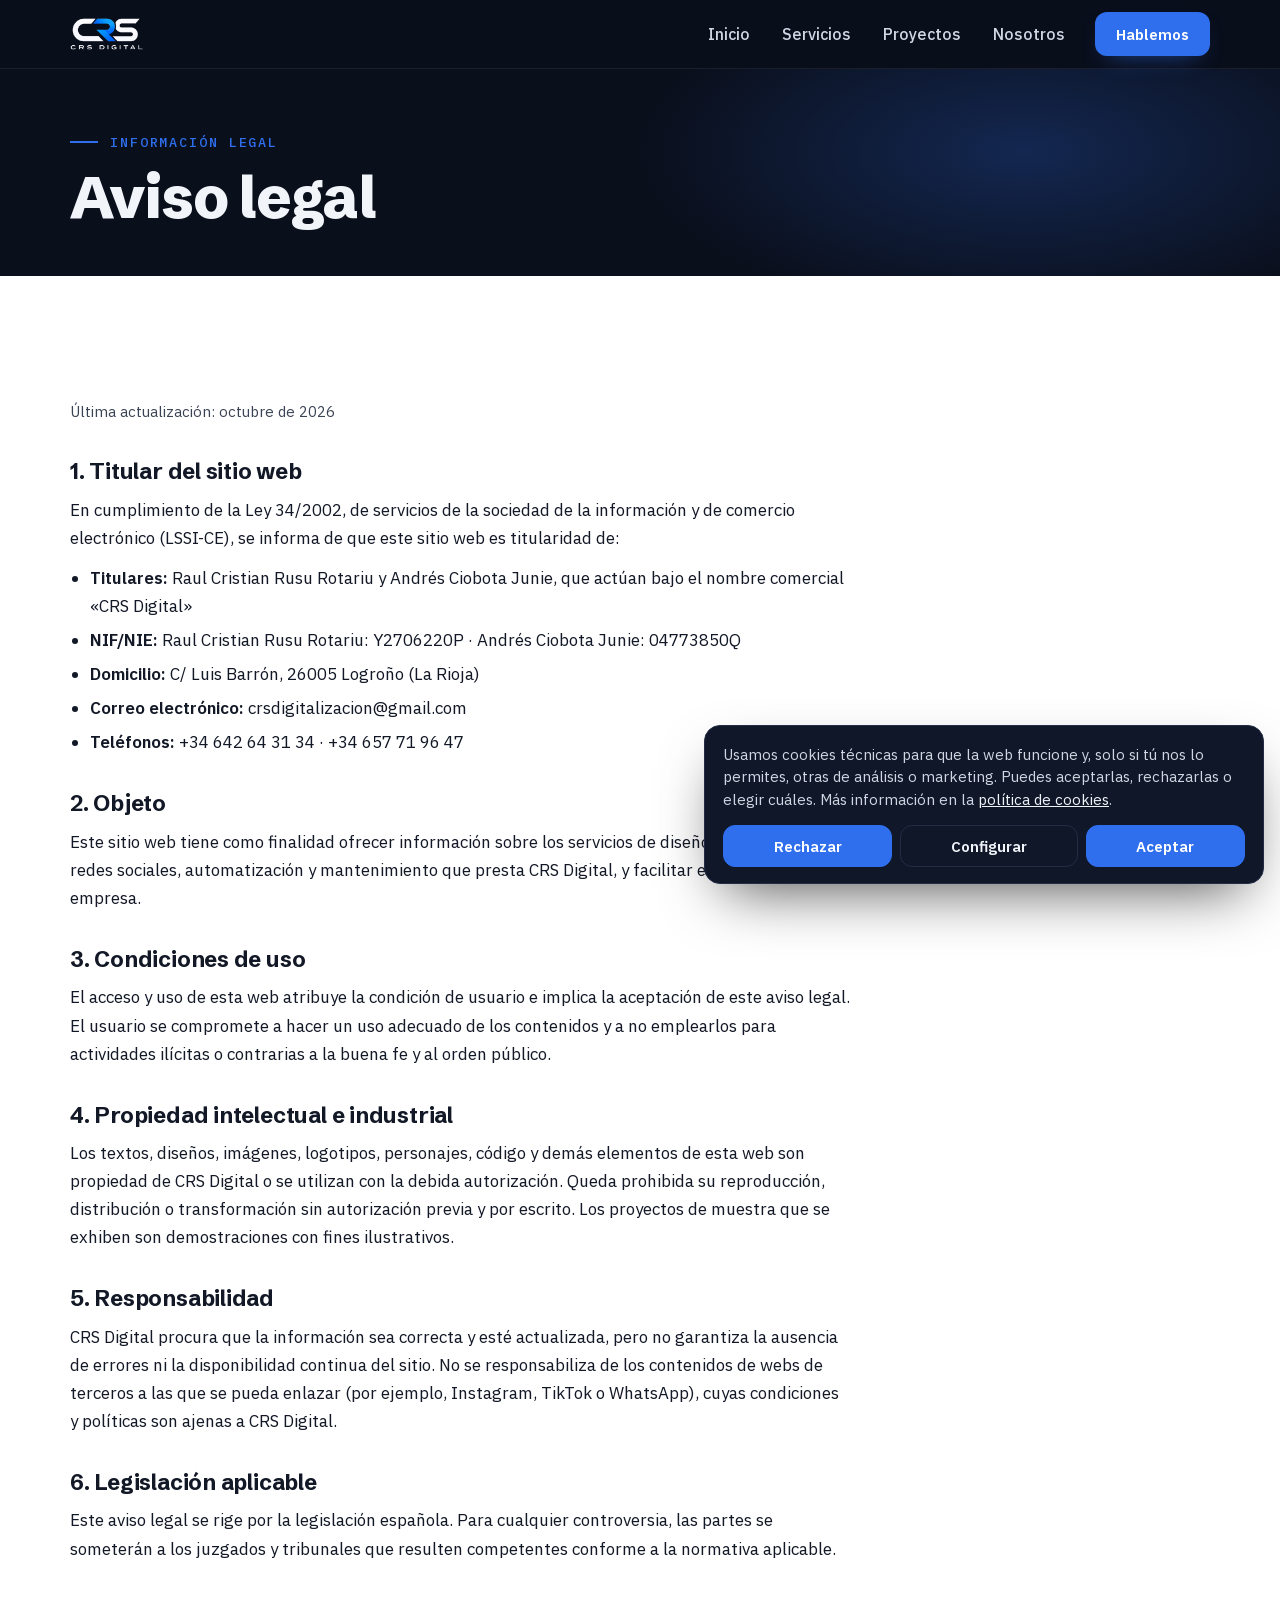
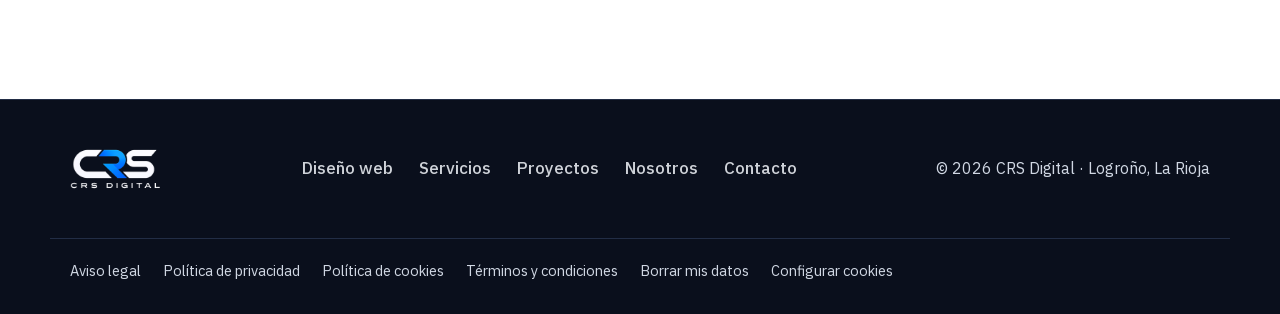
<file: aviso-legal.html>
<!DOCTYPE html>
<html lang="es">
<head>
<meta charset="utf-8">

<meta http-equiv="Content-Security-Policy" content="default-src 'self'; script-src 'self' https://www.googletagmanager.com https://connect.facebook.net; style-src 'self' 'unsafe-inline'; font-src 'self'; img-src 'self' data: https://www.google-analytics.com https://*.google-analytics.com https://www.googletagmanager.com https://www.facebook.com; connect-src 'self' https://script.google.com https://script.googleusercontent.com https://*.google-analytics.com https://*.analytics.google.com https://www.googletagmanager.com https://www.facebook.com https://connect.facebook.net; frame-src 'none'; base-uri 'self'; form-action 'self'; object-src 'none'; upgrade-insecure-requests">
<meta name="referrer" content="strict-origin-when-cross-origin">
<meta name="viewport" content="width=device-width, initial-scale=1, viewport-fit=cover">
<title>Aviso legal | CRS Digital</title>
<meta name="description" content="Aviso legal de CRS Digital.">
<link rel="canonical" href="https://crsdigital.es/aviso-legal.html">

<link rel="icon" href="/favicon.ico" sizes="48x48">
<link rel="icon" type="image/png" sizes="48x48" href="/favicon.png">
<link rel="icon" type="image/png" sizes="96x96" href="/favicon-96.png">
<link rel="icon" type="image/png" sizes="192x192" href="/icon-192.png">
<link rel="apple-touch-icon" sizes="180x180" href="/apple-touch-icon.png">
<link rel="manifest" href="/site.webmanifest">

<script type="application/ld+json">[{"@context": "https://schema.org", "@type": "BreadcrumbList", "itemListElement": [{"@type": "ListItem", "position": 1, "name": "Inicio", "item": "https://crsdigital.es/"}, {"@type": "ListItem", "position": 2, "name": "Aviso legal", "item": "https://crsdigital.es/aviso-legal.html"}]}]</script>
<meta name="theme-color" content="#0a0f1c">
<meta property="og:type" content="website">
<meta property="og:site_name" content="CRS Digital">
<meta property="og:title" content="Aviso legal | CRS Digital">
<meta property="og:description" content="Aviso legal de CRS Digital.">
<meta property="og:locale" content="es_ES">
<meta property="og:url" content="https://crsdigital.es/aviso-legal.html">
<meta property="og:image" content="https://crsdigital.es/og.jpg">
<meta property="og:image:alt" content="Portátil y móvil mostrando webs diseñadas por CRS Digital">
<meta name="twitter:title" content="Aviso legal | CRS Digital">
<meta name="twitter:description" content="Aviso legal de CRS Digital.">
<meta name="twitter:image" content="https://crsdigital.es/og.jpg">
<meta property="og:image:width" content="1200">
<meta property="og:image:height" content="630">
<meta name="twitter:card" content="summary_large_image">
<meta name="robots" content="index, follow, max-image-preview:large">
<link rel="preload" href="fonts/schibstedgrotesk_v7_Jqz55SSPQuCQF3t8uOwiUL-taUTtap9GayojdSFO.woff2" as="font" type="font/woff2" crossorigin>
<link rel="preload" href="fonts/ibmplexsans_v23_zYXzKVElMYYaJe8bpLHnCwDKr932-G7dytD-Dmu1syxeKYbSB4Zh.woff2" as="font" type="font/woff2" crossorigin>

<link rel="stylesheet" href="fonts.css">
<link rel="stylesheet" href="css/site.css?v=20261118">
</head>
<body>
<header class="top"><div class="wrap">
  <a class="logo" href="/" aria-label="CRS Digital, inicio"><img src="assets/logo-blanco.png" alt="CRS Digital" width="260" height="118"></a>
  <nav class="nav" id="nav" aria-label="Principal"><a href="/">Inicio</a><a href="servicios.html">Servicios</a><a href="proyectos.html">Proyectos</a><a href="nosotros.html">Nosotros</a></nav>
  <div class="acts"><a class="btn pri" href="#contacto">Hablemos</a>
  <button class="burger" id="burger" aria-label="Abrir menú" aria-expanded="false" aria-controls="nav"><span></span></button></div>
</div></header>
<main>
<section class="phero"><div class="wrap"><span class="eyebrow">Información legal</span><h1>Aviso legal</h1></div></section>
<section class="band"><div class="wrap"><div class="legal">
      <h3>Aviso legal</h3>
      <p class="upd">Última actualización: octubre de 2026</p>
      <h4>1. Titular del sitio web</h4>
      <p>En cumplimiento de la Ley 34/2002, de servicios de la sociedad de la información y de comercio electrónico (LSSI-CE), se informa de que este sitio web es titularidad de:</p>
      <ul>
        <li><b>Titulares:</b> Raul Cristian Rusu Rotariu y Andrés Ciobota Junie, que actúan bajo el nombre comercial «CRS Digital»</li>
        <li><b>NIF/NIE:</b> Raul Cristian Rusu Rotariu: Y2706220P · Andrés Ciobota Junie: 04773850Q</li>
        <li><b>Domicilio:</b> C/ Luis Barrón, 26005 Logroño (La Rioja)</li>
        <li><b>Correo electrónico:</b> crsdigitalizacion@gmail.com</li>
        <li><b>Teléfonos:</b> +34 642 64 31 34 · +34 657 71 96 47</li>
      </ul>
      <h4>2. Objeto</h4>
      <p>Este sitio web tiene como finalidad ofrecer información sobre los servicios de diseño web, gestión de redes sociales, automatización y mantenimiento que presta CRS Digital, y facilitar el contacto con la empresa.</p>
      <h4>3. Condiciones de uso</h4>
      <p>El acceso y uso de esta web atribuye la condición de usuario e implica la aceptación de este aviso legal. El usuario se compromete a hacer un uso adecuado de los contenidos y a no emplearlos para actividades ilícitas o contrarias a la buena fe y al orden público.</p>
      <h4>4. Propiedad intelectual e industrial</h4>
      <p>Los textos, diseños, imágenes, logotipos, personajes, código y demás elementos de esta web son propiedad de CRS Digital o se utilizan con la debida autorización. Queda prohibida su reproducción, distribución o transformación sin autorización previa y por escrito. Los proyectos de muestra que se exhiben son demostraciones con fines ilustrativos.</p>
      <h4>5. Responsabilidad</h4>
      <p>CRS Digital procura que la información sea correcta y esté actualizada, pero no garantiza la ausencia de errores ni la disponibilidad continua del sitio. No se responsabiliza de los contenidos de webs de terceros a las que se pueda enlazar (por ejemplo, Instagram, TikTok o WhatsApp), cuyas condiciones y políticas son ajenas a CRS Digital.</p>
      <h4>6. Legislación aplicable</h4>
      <p>Este aviso legal se rige por la legislación española. Para cualquier controversia, las partes se someterán a los juzgados y tribunales que resulten competentes conforme a la normativa aplicable.</p>
    </div></div></section>
</main>
<footer><div class="wrap">
  <img src="assets/logo-blanco.png" alt="CRS Digital" width="260" height="118">
  <nav aria-label="Pie"><a href="diseno-web.html">Diseño web</a><a href="servicios.html">Servicios</a><a href="proyectos.html">Proyectos</a><a href="nosotros.html">Nosotros</a><a href="#contacto">Contacto</a></nav>
  <span>© 2026 CRS Digital · Logroño, La Rioja</span>
</div><div class="wrap flegal"><nav aria-label="Información legal"><a href="aviso-legal.html">Aviso legal</a><a href="privacidad.html">Política de privacidad</a><a href="cookies.html">Política de cookies</a><a href="terminos.html">Términos y condiciones</a><a href="borrar-datos.html">Borrar mis datos</a><button type="button" data-prefs>Configurar cookies</button></nav></div></footer>
<div id="cookie" class="cookie" role="dialog" aria-label="Aviso de cookies" hidden>
  <p>Usamos cookies técnicas para que la web funcione y, solo si tú nos lo permites, otras de análisis o marketing. Puedes aceptarlas, rechazarlas o elegir cuáles. Más información en la <a href="cookies.html">política de cookies</a>.</p>
  <div class="cbtns"><button type="button" class="cb" data-c="reject">Rechazar</button><button type="button" class="cb ghost" data-prefs>Configurar</button><button type="button" class="cb" data-c="accept">Aceptar</button></div>
</div>
<div id="cprefs" class="modal" role="dialog" aria-modal="true" aria-label="Preferencias de cookies" hidden>
  <div class="panel">
    <button type="button" class="x" data-close aria-label="Cerrar">×</button>
    <h3>Preferencias de cookies</h3>
    <p>Elige qué tipos de cookies permites. Puedes cambiarlo cuando quieras desde el pie de página.</p>
    <div class="opt"><div><b>Necesarias</b><p>Imprescindibles para que la web funcione y recordar tu elección. Siempre activas.</p></div><label class="sw"><input type="checkbox" checked disabled aria-label="Necesarias"><i></i></label></div>
    <div class="opt"><div><b>Análisis</b><p>Google Analytics: nos dice cuántas personas visitan la web y qué secciones ven.</p></div><label class="sw"><input type="checkbox" id="c-an" aria-label="Análisis"><i></i></label></div>
    <div class="opt"><div><b>Marketing</b><p>Píxel de Meta: nos permite medir y mejorar nuestros anuncios en Instagram y Facebook.</p></div><label class="sw"><input type="checkbox" id="c-mk" aria-label="Marketing"><i></i></label></div>
    <div class="cbtns"><button type="button" class="cb" data-c="reject">Rechazar todas</button><button type="button" class="cb ghost" data-c="save">Guardar selección</button><button type="button" class="cb" data-c="accept">Aceptar todas</button></div>
  </div>
</div>
<script src="js/site.js?v=20261118b"></script>
</body>
</html>
</file>
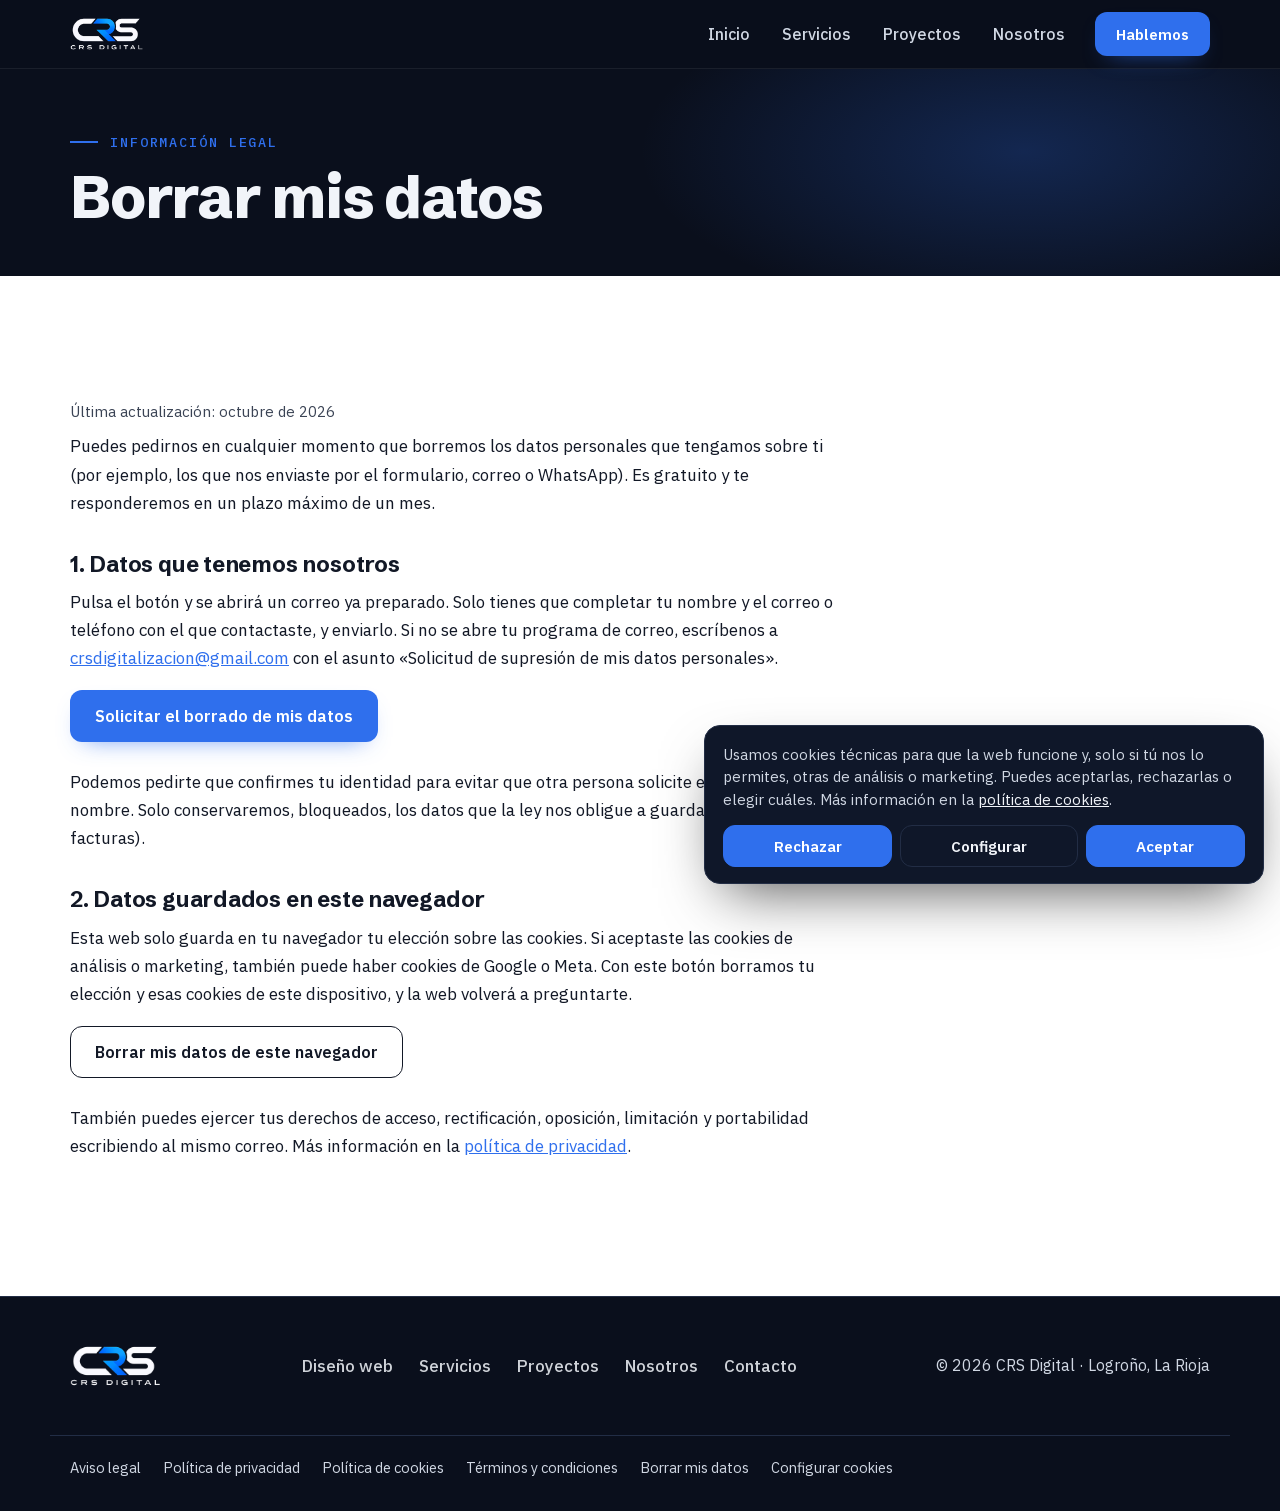
<file: borrar-datos.html>
<!DOCTYPE html>
<html lang="es">
<head>
<meta charset="utf-8">

<meta http-equiv="Content-Security-Policy" content="default-src 'self'; script-src 'self' https://www.googletagmanager.com https://connect.facebook.net; style-src 'self' 'unsafe-inline'; font-src 'self'; img-src 'self' data: https://www.google-analytics.com https://*.google-analytics.com https://www.googletagmanager.com https://www.facebook.com; connect-src 'self' https://script.google.com https://script.googleusercontent.com https://*.google-analytics.com https://*.analytics.google.com https://www.googletagmanager.com https://www.facebook.com https://connect.facebook.net; frame-src 'none'; base-uri 'self'; form-action 'self'; object-src 'none'; upgrade-insecure-requests">
<meta name="referrer" content="strict-origin-when-cross-origin">
<meta name="viewport" content="width=device-width, initial-scale=1, viewport-fit=cover">
<title>Borrar mis datos | CRS Digital</title>
<meta name="description" content="Pide que borremos tus datos personales o borra los datos guardados en tu navegador.">
<link rel="canonical" href="https://crsdigital.es/borrar-datos.html">

<link rel="icon" href="/favicon.ico" sizes="48x48">
<link rel="icon" type="image/png" sizes="48x48" href="/favicon.png">
<link rel="icon" type="image/png" sizes="96x96" href="/favicon-96.png">
<link rel="icon" type="image/png" sizes="192x192" href="/icon-192.png">
<link rel="apple-touch-icon" sizes="180x180" href="/apple-touch-icon.png">
<link rel="manifest" href="/site.webmanifest">

<script type="application/ld+json">[{"@context": "https://schema.org", "@type": "BreadcrumbList", "itemListElement": [{"@type": "ListItem", "position": 1, "name": "Inicio", "item": "https://crsdigital.es/"}, {"@type": "ListItem", "position": 2, "name": "Borrar mis datos", "item": "https://crsdigital.es/borrar-datos.html"}]}]</script>
<meta name="theme-color" content="#0a0f1c">
<meta property="og:type" content="website">
<meta property="og:site_name" content="CRS Digital">
<meta property="og:title" content="Borrar mis datos | CRS Digital">
<meta property="og:description" content="Pide que borremos tus datos personales o borra los datos guardados en tu navegador.">
<meta property="og:locale" content="es_ES">
<meta property="og:url" content="https://crsdigital.es/borrar-datos.html">
<meta property="og:image" content="https://crsdigital.es/og.jpg">
<meta property="og:image:alt" content="Portátil y móvil mostrando webs diseñadas por CRS Digital">
<meta name="twitter:title" content="Borrar mis datos | CRS Digital">
<meta name="twitter:description" content="Pide que borremos tus datos personales o borra los datos guardados en tu navegador.">
<meta name="twitter:image" content="https://crsdigital.es/og.jpg">
<meta property="og:image:width" content="1200">
<meta property="og:image:height" content="630">
<meta name="twitter:card" content="summary_large_image">
<meta name="robots" content="noindex, follow">
<link rel="preload" href="fonts/schibstedgrotesk_v7_Jqz55SSPQuCQF3t8uOwiUL-taUTtap9GayojdSFO.woff2" as="font" type="font/woff2" crossorigin>
<link rel="preload" href="fonts/ibmplexsans_v23_zYXzKVElMYYaJe8bpLHnCwDKr932-G7dytD-Dmu1syxeKYbSB4Zh.woff2" as="font" type="font/woff2" crossorigin>

<link rel="stylesheet" href="fonts.css">
<link rel="stylesheet" href="css/site.css?v=20261118">
</head>
<body>
<header class="top"><div class="wrap">
  <a class="logo" href="/" aria-label="CRS Digital, inicio"><img src="assets/logo-blanco.png" alt="CRS Digital" width="260" height="118"></a>
  <nav class="nav" id="nav" aria-label="Principal"><a href="/">Inicio</a><a href="servicios.html">Servicios</a><a href="proyectos.html">Proyectos</a><a href="nosotros.html">Nosotros</a></nav>
  <div class="acts"><a class="btn pri" href="#contacto">Hablemos</a>
  <button class="burger" id="burger" aria-label="Abrir menú" aria-expanded="false" aria-controls="nav"><span></span></button></div>
</div></header>
<main>
<section class="phero"><div class="wrap"><span class="eyebrow">Información legal</span><h1>Borrar mis datos</h1></div></section>
<section class="band"><div class="wrap"><div class="legal">
      <h3>Borrar mis datos</h3>
      <p class="upd">Última actualización: octubre de 2026</p>
      <p>Puedes pedirnos en cualquier momento que borremos los datos personales que tengamos sobre ti (por ejemplo, los que nos enviaste por el formulario, correo o WhatsApp). Es gratuito y te responderemos en un plazo máximo de un mes.</p>
      <h4>1. Datos que tenemos nosotros</h4>
      <p>Pulsa el botón y se abrirá un correo ya preparado. Solo tienes que completar tu nombre y el correo o teléfono con el que contactaste, y enviarlo. Si no se abre tu programa de correo, escríbenos a <a href="mailto:crsdigitalizacion@gmail.com">crsdigitalizacion@gmail.com</a> con el asunto «Solicitud de supresión de mis datos personales».</p>
      <p><a class="btn pri lgbtn" href="mailto:crsdigitalizacion@gmail.com?subject=Solicitud%20de%20supresi%C3%B3n%20de%20mis%20datos%20personales&body=Hola%2C%20CRS%20Digital%3A%0A%0ASolicito%20la%20supresi%C3%B3n%20de%20mis%20datos%20personales%20%28derecho%20de%20supresi%C3%B3n%2C%20art.%2017%20RGPD%29.%0A%0ANombre%3A%0ACorreo%20electr%C3%B3nico%20y/o%20tel%C3%A9fono%20con%20el%20que%20contact%C3%A9%3A%0A%0AGracias.">Solicitar el borrado de mis datos</a></p>
      <p>Podemos pedirte que confirmes tu identidad para evitar que otra persona solicite el borrado en tu nombre. Solo conservaremos, bloqueados, los datos que la ley nos obligue a guardar (por ejemplo, facturas).</p>
      <h4>2. Datos guardados en este navegador</h4>
      <p>Esta web solo guarda en tu navegador tu elección sobre las cookies. Si aceptaste las cookies de análisis o marketing, también puede haber cookies de Google o Meta. Con este botón borramos tu elección y esas cookies de este dispositivo, y la web volverá a preguntarte.</p>
      <p><button type="button" class="btn sec lgbtn" data-wipe>Borrar mis datos de este navegador</button></p>
      <p>También puedes ejercer tus derechos de acceso, rectificación, oposición, limitación y portabilidad escribiendo al mismo correo. Más información en la <a href="privacidad.html">política de privacidad</a>.</p>
    </div></div></section>
</main>
<footer><div class="wrap">
  <img src="assets/logo-blanco.png" alt="CRS Digital" width="260" height="118">
  <nav aria-label="Pie"><a href="diseno-web.html">Diseño web</a><a href="servicios.html">Servicios</a><a href="proyectos.html">Proyectos</a><a href="nosotros.html">Nosotros</a><a href="#contacto">Contacto</a></nav>
  <span>© 2026 CRS Digital · Logroño, La Rioja</span>
</div><div class="wrap flegal"><nav aria-label="Información legal"><a href="aviso-legal.html">Aviso legal</a><a href="privacidad.html">Política de privacidad</a><a href="cookies.html">Política de cookies</a><a href="terminos.html">Términos y condiciones</a><a href="borrar-datos.html">Borrar mis datos</a><button type="button" data-prefs>Configurar cookies</button></nav></div></footer>
<div id="cookie" class="cookie" role="dialog" aria-label="Aviso de cookies" hidden>
  <p>Usamos cookies técnicas para que la web funcione y, solo si tú nos lo permites, otras de análisis o marketing. Puedes aceptarlas, rechazarlas o elegir cuáles. Más información en la <a href="cookies.html">política de cookies</a>.</p>
  <div class="cbtns"><button type="button" class="cb" data-c="reject">Rechazar</button><button type="button" class="cb ghost" data-prefs>Configurar</button><button type="button" class="cb" data-c="accept">Aceptar</button></div>
</div>
<div id="cprefs" class="modal" role="dialog" aria-modal="true" aria-label="Preferencias de cookies" hidden>
  <div class="panel">
    <button type="button" class="x" data-close aria-label="Cerrar">×</button>
    <h3>Preferencias de cookies</h3>
    <p>Elige qué tipos de cookies permites. Puedes cambiarlo cuando quieras desde el pie de página.</p>
    <div class="opt"><div><b>Necesarias</b><p>Imprescindibles para que la web funcione y recordar tu elección. Siempre activas.</p></div><label class="sw"><input type="checkbox" checked disabled aria-label="Necesarias"><i></i></label></div>
    <div class="opt"><div><b>Análisis</b><p>Google Analytics: nos dice cuántas personas visitan la web y qué secciones ven.</p></div><label class="sw"><input type="checkbox" id="c-an" aria-label="Análisis"><i></i></label></div>
    <div class="opt"><div><b>Marketing</b><p>Píxel de Meta: nos permite medir y mejorar nuestros anuncios en Instagram y Facebook.</p></div><label class="sw"><input type="checkbox" id="c-mk" aria-label="Marketing"><i></i></label></div>
    <div class="cbtns"><button type="button" class="cb" data-c="reject">Rechazar todas</button><button type="button" class="cb ghost" data-c="save">Guardar selección</button><button type="button" class="cb" data-c="accept">Aceptar todas</button></div>
  </div>
</div>
<script src="js/site.js?v=20261118b"></script>
</body>
</html>
</file>
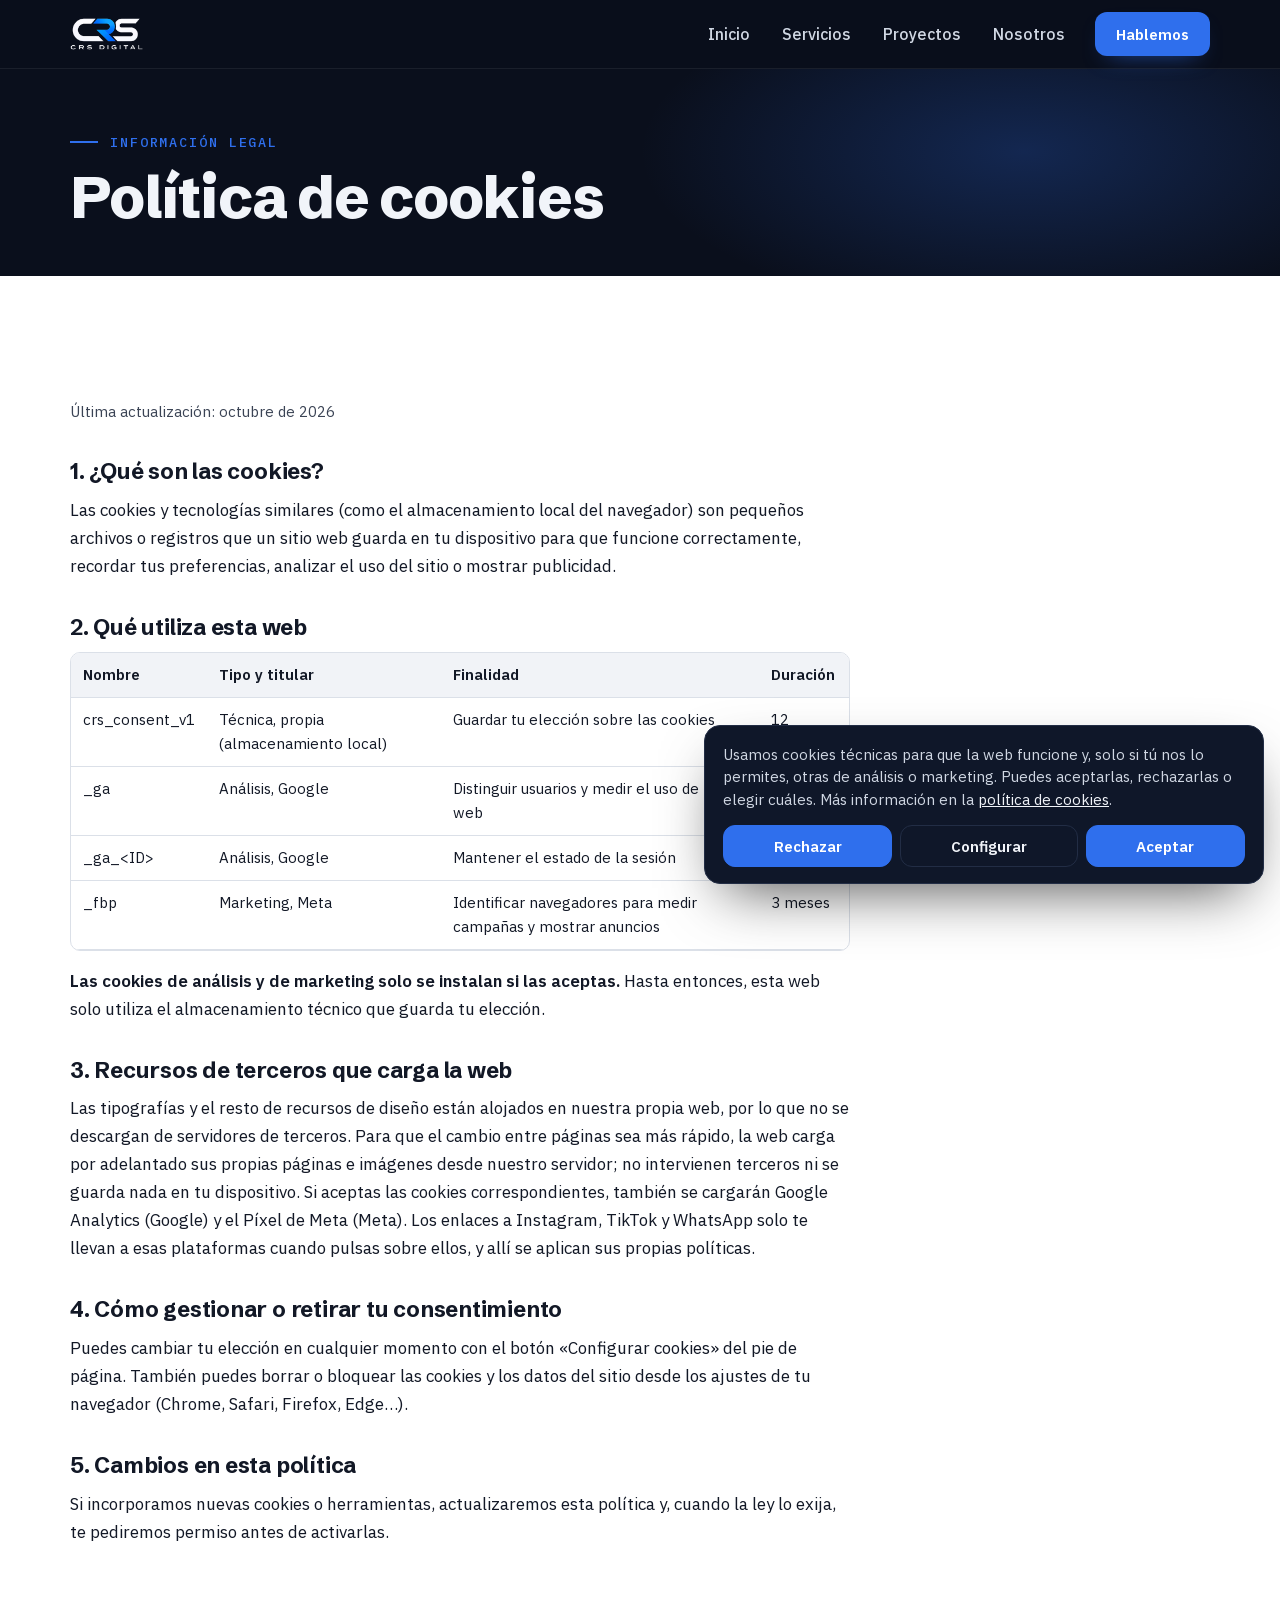
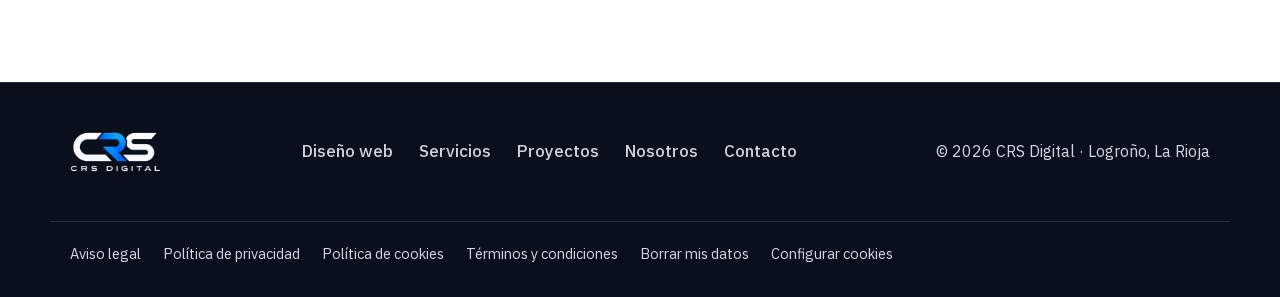
<file: cookies.html>
<!DOCTYPE html>
<html lang="es">
<head>
<meta charset="utf-8">

<meta http-equiv="Content-Security-Policy" content="default-src 'self'; script-src 'self' https://www.googletagmanager.com https://connect.facebook.net; style-src 'self' 'unsafe-inline'; font-src 'self'; img-src 'self' data: https://www.google-analytics.com https://*.google-analytics.com https://www.googletagmanager.com https://www.facebook.com; connect-src 'self' https://script.google.com https://script.googleusercontent.com https://*.google-analytics.com https://*.analytics.google.com https://www.googletagmanager.com https://www.facebook.com https://connect.facebook.net; frame-src 'none'; base-uri 'self'; form-action 'self'; object-src 'none'; upgrade-insecure-requests">
<meta name="referrer" content="strict-origin-when-cross-origin">
<meta name="viewport" content="width=device-width, initial-scale=1, viewport-fit=cover">
<title>Política de cookies | CRS Digital</title>
<meta name="description" content="Qué cookies usa la web de CRS Digital y cómo gestionarlas.">
<link rel="canonical" href="https://crsdigital.es/cookies.html">

<link rel="icon" href="/favicon.ico" sizes="48x48">
<link rel="icon" type="image/png" sizes="48x48" href="/favicon.png">
<link rel="icon" type="image/png" sizes="96x96" href="/favicon-96.png">
<link rel="icon" type="image/png" sizes="192x192" href="/icon-192.png">
<link rel="apple-touch-icon" sizes="180x180" href="/apple-touch-icon.png">
<link rel="manifest" href="/site.webmanifest">

<script type="application/ld+json">[{"@context": "https://schema.org", "@type": "BreadcrumbList", "itemListElement": [{"@type": "ListItem", "position": 1, "name": "Inicio", "item": "https://crsdigital.es/"}, {"@type": "ListItem", "position": 2, "name": "Política de cookies", "item": "https://crsdigital.es/cookies.html"}]}]</script>
<meta name="theme-color" content="#0a0f1c">
<meta property="og:type" content="website">
<meta property="og:site_name" content="CRS Digital">
<meta property="og:title" content="Política de cookies | CRS Digital">
<meta property="og:description" content="Qué cookies usa la web de CRS Digital y cómo gestionarlas.">
<meta property="og:locale" content="es_ES">
<meta property="og:url" content="https://crsdigital.es/cookies.html">
<meta property="og:image" content="https://crsdigital.es/og.jpg">
<meta property="og:image:alt" content="Portátil y móvil mostrando webs diseñadas por CRS Digital">
<meta name="twitter:title" content="Política de cookies | CRS Digital">
<meta name="twitter:description" content="Qué cookies usa la web de CRS Digital y cómo gestionarlas.">
<meta name="twitter:image" content="https://crsdigital.es/og.jpg">
<meta property="og:image:width" content="1200">
<meta property="og:image:height" content="630">
<meta name="twitter:card" content="summary_large_image">
<meta name="robots" content="index, follow, max-image-preview:large">
<link rel="preload" href="fonts/schibstedgrotesk_v7_Jqz55SSPQuCQF3t8uOwiUL-taUTtap9GayojdSFO.woff2" as="font" type="font/woff2" crossorigin>
<link rel="preload" href="fonts/ibmplexsans_v23_zYXzKVElMYYaJe8bpLHnCwDKr932-G7dytD-Dmu1syxeKYbSB4Zh.woff2" as="font" type="font/woff2" crossorigin>

<link rel="stylesheet" href="fonts.css">
<link rel="stylesheet" href="css/site.css?v=20261118">
</head>
<body>
<header class="top"><div class="wrap">
  <a class="logo" href="/" aria-label="CRS Digital, inicio"><img src="assets/logo-blanco.png" alt="CRS Digital" width="260" height="118"></a>
  <nav class="nav" id="nav" aria-label="Principal"><a href="/">Inicio</a><a href="servicios.html">Servicios</a><a href="proyectos.html">Proyectos</a><a href="nosotros.html">Nosotros</a></nav>
  <div class="acts"><a class="btn pri" href="#contacto">Hablemos</a>
  <button class="burger" id="burger" aria-label="Abrir menú" aria-expanded="false" aria-controls="nav"><span></span></button></div>
</div></header>
<main>
<section class="phero"><div class="wrap"><span class="eyebrow">Información legal</span><h1>Política de cookies</h1></div></section>
<section class="band"><div class="wrap"><div class="legal">
      <h3>Política de cookies</h3>
      <p class="upd">Última actualización: octubre de 2026</p>
      <h4>1. ¿Qué son las cookies?</h4>
      <p>Las cookies y tecnologías similares (como el almacenamiento local del navegador) son pequeños archivos o registros que un sitio web guarda en tu dispositivo para que funcione correctamente, recordar tus preferencias, analizar el uso del sitio o mostrar publicidad.</p>
      <h4>2. Qué utiliza esta web</h4>
      <div class="tbl"><div class="tw"><table>
        <tr><th>Nombre</th><th>Tipo y titular</th><th>Finalidad</th><th>Duración</th></tr>
        <tr><td>crs_consent_v1</td><td>Técnica, propia (almacenamiento local)</td><td>Guardar tu elección sobre las cookies</td><td>12 meses</td></tr>
        <tr><td>_ga</td><td>Análisis, Google</td><td>Distinguir usuarios y medir el uso de la web</td><td>2 años</td></tr>
        <tr><td>_ga_&lt;ID&gt;</td><td>Análisis, Google</td><td>Mantener el estado de la sesión</td><td>2 años</td></tr>
        <tr><td>_fbp</td><td>Marketing, Meta</td><td>Identificar navegadores para medir campañas y mostrar anuncios</td><td>3 meses</td></tr>
      </table></div></div>
      <p><b>Las cookies de análisis y de marketing solo se instalan si las aceptas.</b> Hasta entonces, esta web solo utiliza el almacenamiento técnico que guarda tu elección.</p>
      <h4>3. Recursos de terceros que carga la web</h4>
      <p>Las tipografías y el resto de recursos de diseño están alojados en nuestra propia web, por lo que no se descargan de servidores de terceros. Para que el cambio entre páginas sea más rápido, la web carga por adelantado sus propias páginas e imágenes desde nuestro servidor; no intervienen terceros ni se guarda nada en tu dispositivo. Si aceptas las cookies correspondientes, también se cargarán Google Analytics (Google) y el Píxel de Meta (Meta). Los enlaces a Instagram, TikTok y WhatsApp solo te llevan a esas plataformas cuando pulsas sobre ellos, y allí se aplican sus propias políticas.</p>
      <h4>4. Cómo gestionar o retirar tu consentimiento</h4>
      <p>Puedes cambiar tu elección en cualquier momento con el botón «Configurar cookies» del pie de página. También puedes borrar o bloquear las cookies y los datos del sitio desde los ajustes de tu navegador (Chrome, Safari, Firefox, Edge…).</p>
      <h4>5. Cambios en esta política</h4>
      <p>Si incorporamos nuevas cookies o herramientas, actualizaremos esta política y, cuando la ley lo exija, te pediremos permiso antes de activarlas.</p>
    </div></div></section>
</main>
<footer><div class="wrap">
  <img src="assets/logo-blanco.png" alt="CRS Digital" width="260" height="118">
  <nav aria-label="Pie"><a href="diseno-web.html">Diseño web</a><a href="servicios.html">Servicios</a><a href="proyectos.html">Proyectos</a><a href="nosotros.html">Nosotros</a><a href="#contacto">Contacto</a></nav>
  <span>© 2026 CRS Digital · Logroño, La Rioja</span>
</div><div class="wrap flegal"><nav aria-label="Información legal"><a href="aviso-legal.html">Aviso legal</a><a href="privacidad.html">Política de privacidad</a><a href="cookies.html">Política de cookies</a><a href="terminos.html">Términos y condiciones</a><a href="borrar-datos.html">Borrar mis datos</a><button type="button" data-prefs>Configurar cookies</button></nav></div></footer>
<div id="cookie" class="cookie" role="dialog" aria-label="Aviso de cookies" hidden>
  <p>Usamos cookies técnicas para que la web funcione y, solo si tú nos lo permites, otras de análisis o marketing. Puedes aceptarlas, rechazarlas o elegir cuáles. Más información en la <a href="cookies.html">política de cookies</a>.</p>
  <div class="cbtns"><button type="button" class="cb" data-c="reject">Rechazar</button><button type="button" class="cb ghost" data-prefs>Configurar</button><button type="button" class="cb" data-c="accept">Aceptar</button></div>
</div>
<div id="cprefs" class="modal" role="dialog" aria-modal="true" aria-label="Preferencias de cookies" hidden>
  <div class="panel">
    <button type="button" class="x" data-close aria-label="Cerrar">×</button>
    <h3>Preferencias de cookies</h3>
    <p>Elige qué tipos de cookies permites. Puedes cambiarlo cuando quieras desde el pie de página.</p>
    <div class="opt"><div><b>Necesarias</b><p>Imprescindibles para que la web funcione y recordar tu elección. Siempre activas.</p></div><label class="sw"><input type="checkbox" checked disabled aria-label="Necesarias"><i></i></label></div>
    <div class="opt"><div><b>Análisis</b><p>Google Analytics: nos dice cuántas personas visitan la web y qué secciones ven.</p></div><label class="sw"><input type="checkbox" id="c-an" aria-label="Análisis"><i></i></label></div>
    <div class="opt"><div><b>Marketing</b><p>Píxel de Meta: nos permite medir y mejorar nuestros anuncios en Instagram y Facebook.</p></div><label class="sw"><input type="checkbox" id="c-mk" aria-label="Marketing"><i></i></label></div>
    <div class="cbtns"><button type="button" class="cb" data-c="reject">Rechazar todas</button><button type="button" class="cb ghost" data-c="save">Guardar selección</button><button type="button" class="cb" data-c="accept">Aceptar todas</button></div>
  </div>
</div>
<script src="js/site.js?v=20261118b"></script>
</body>
</html>
</file>
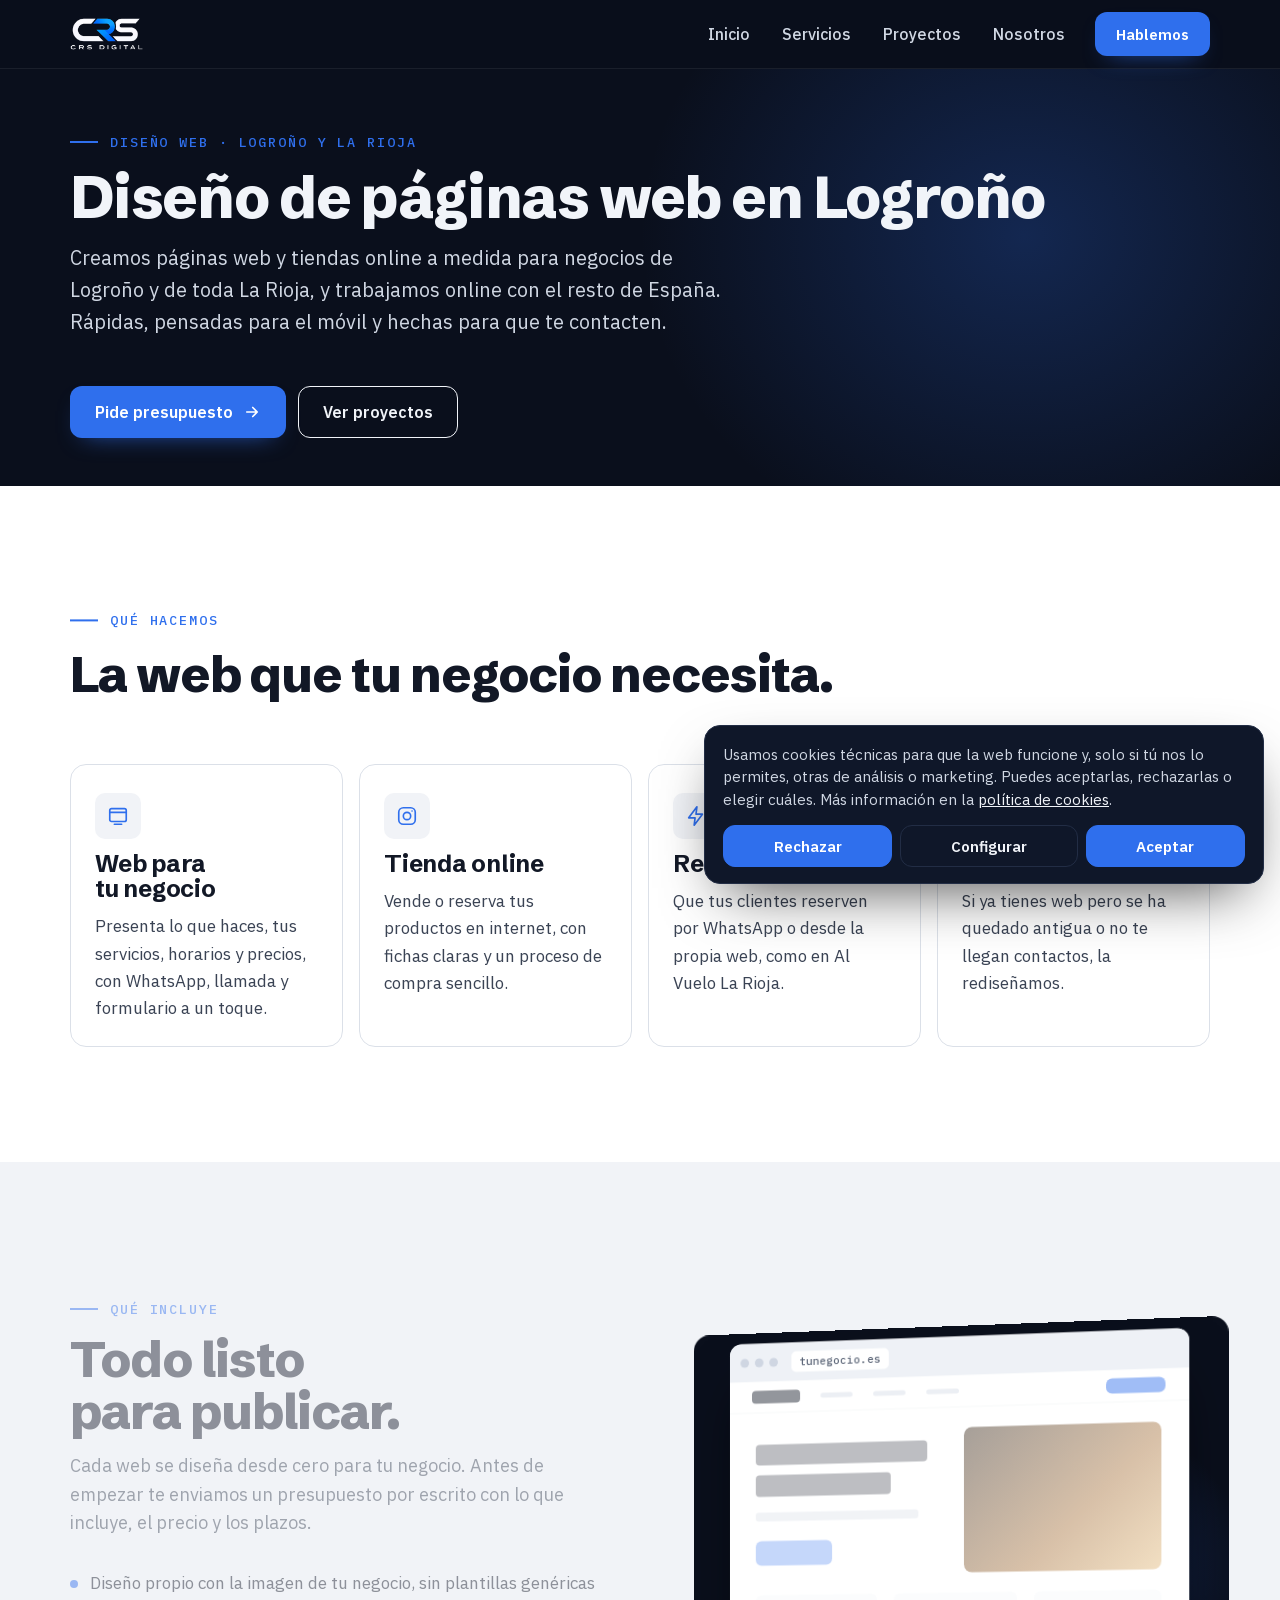
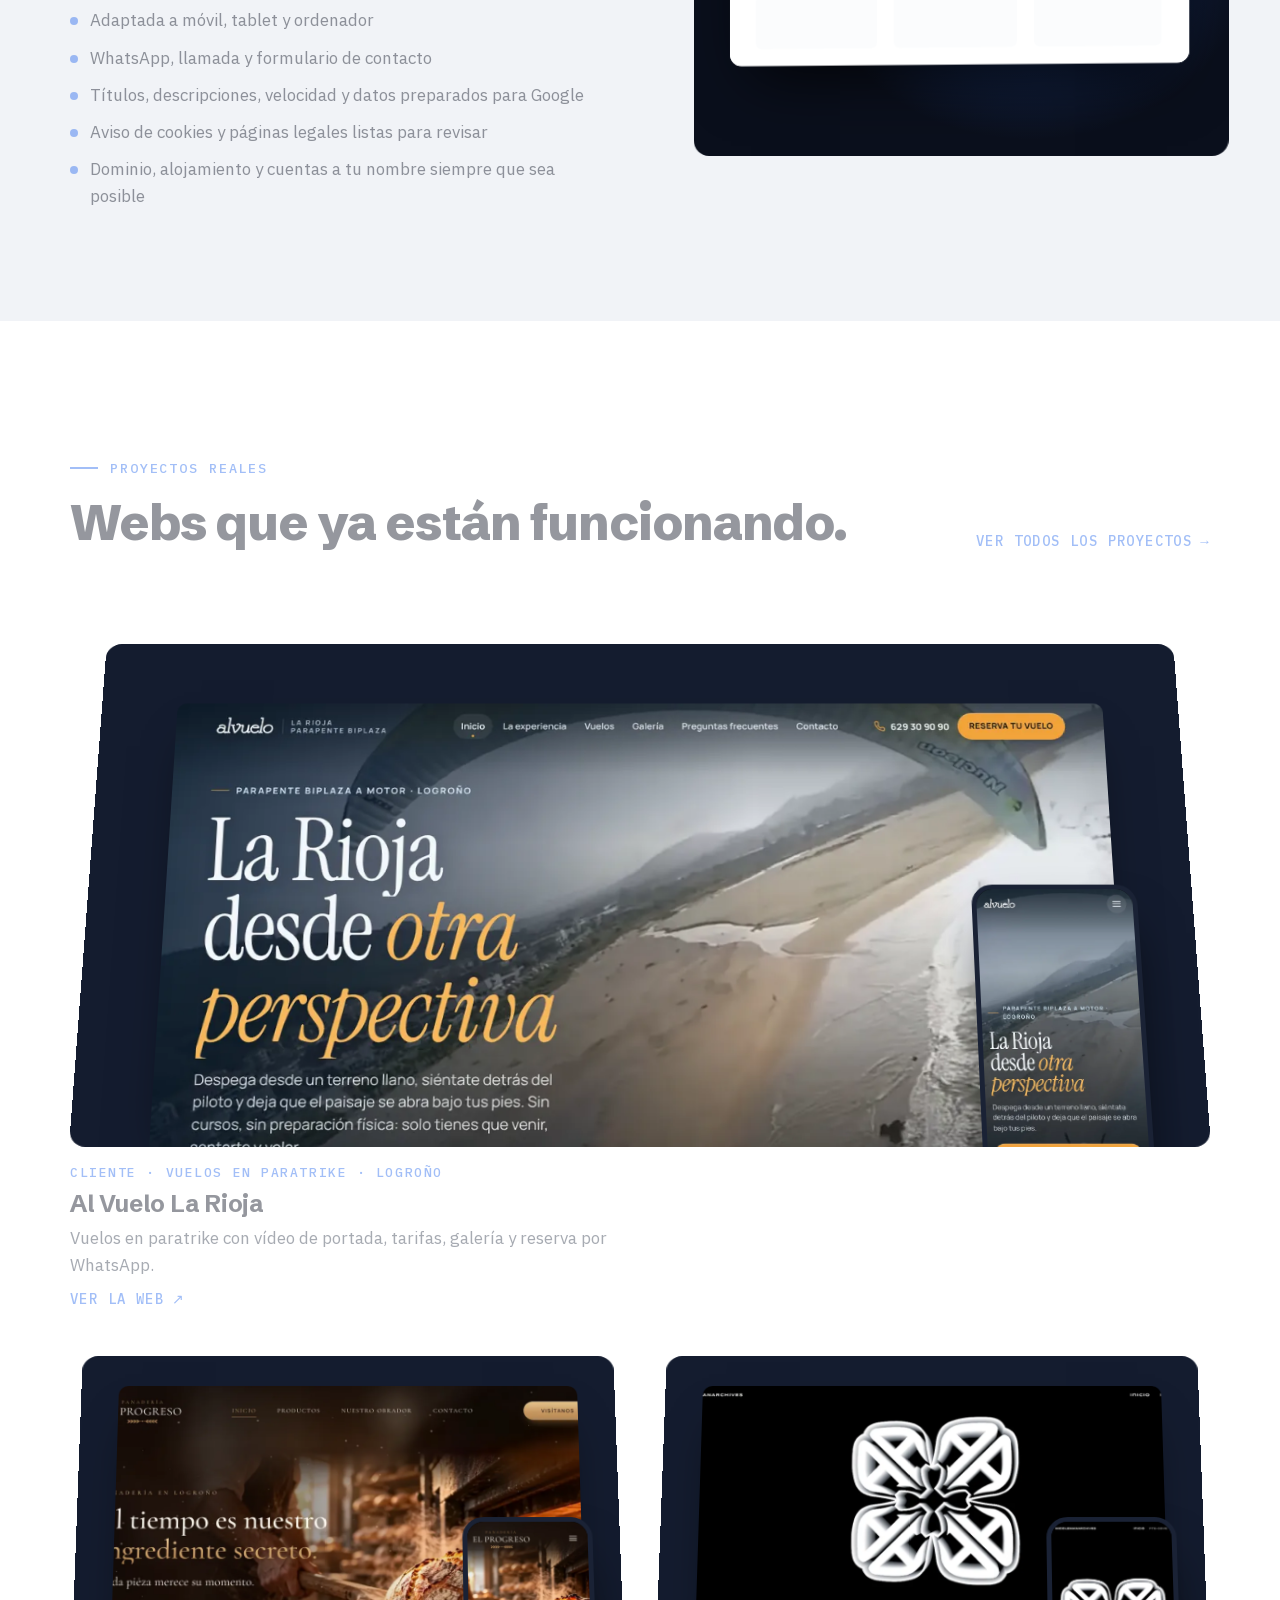
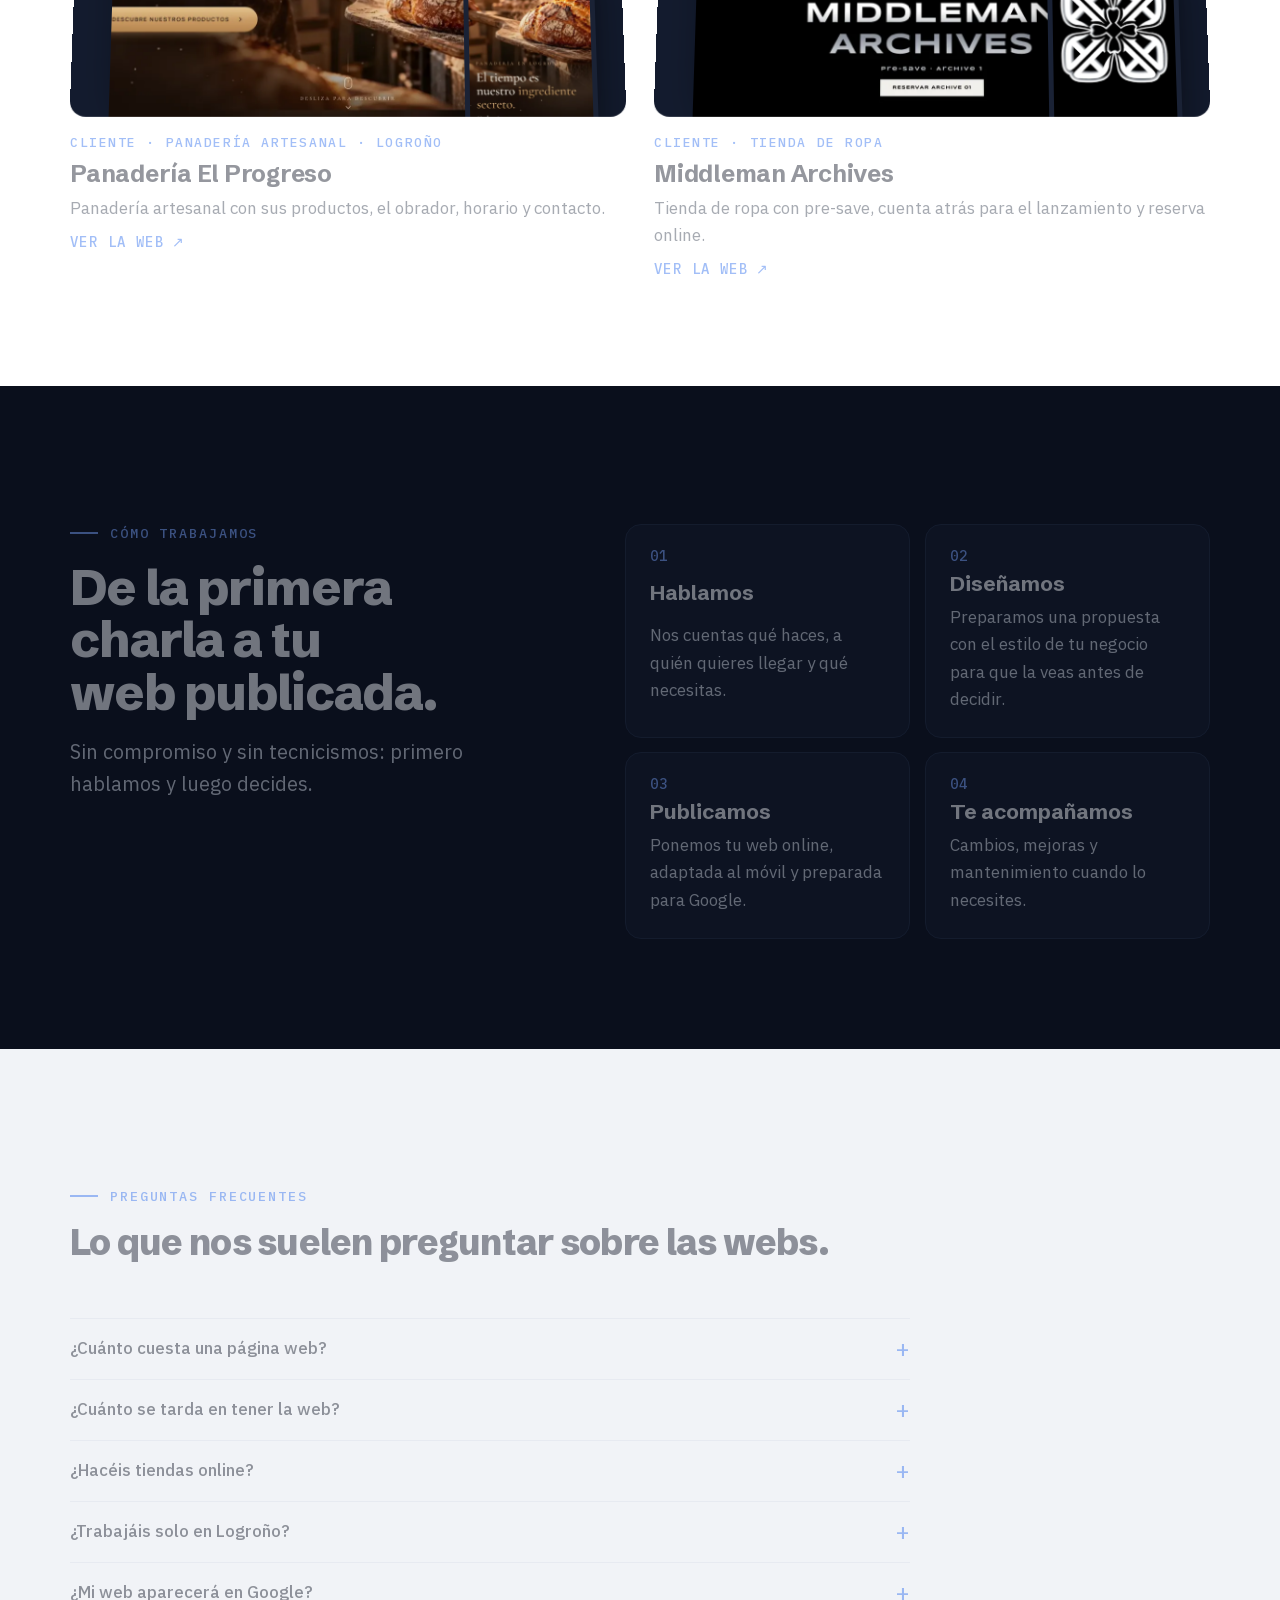
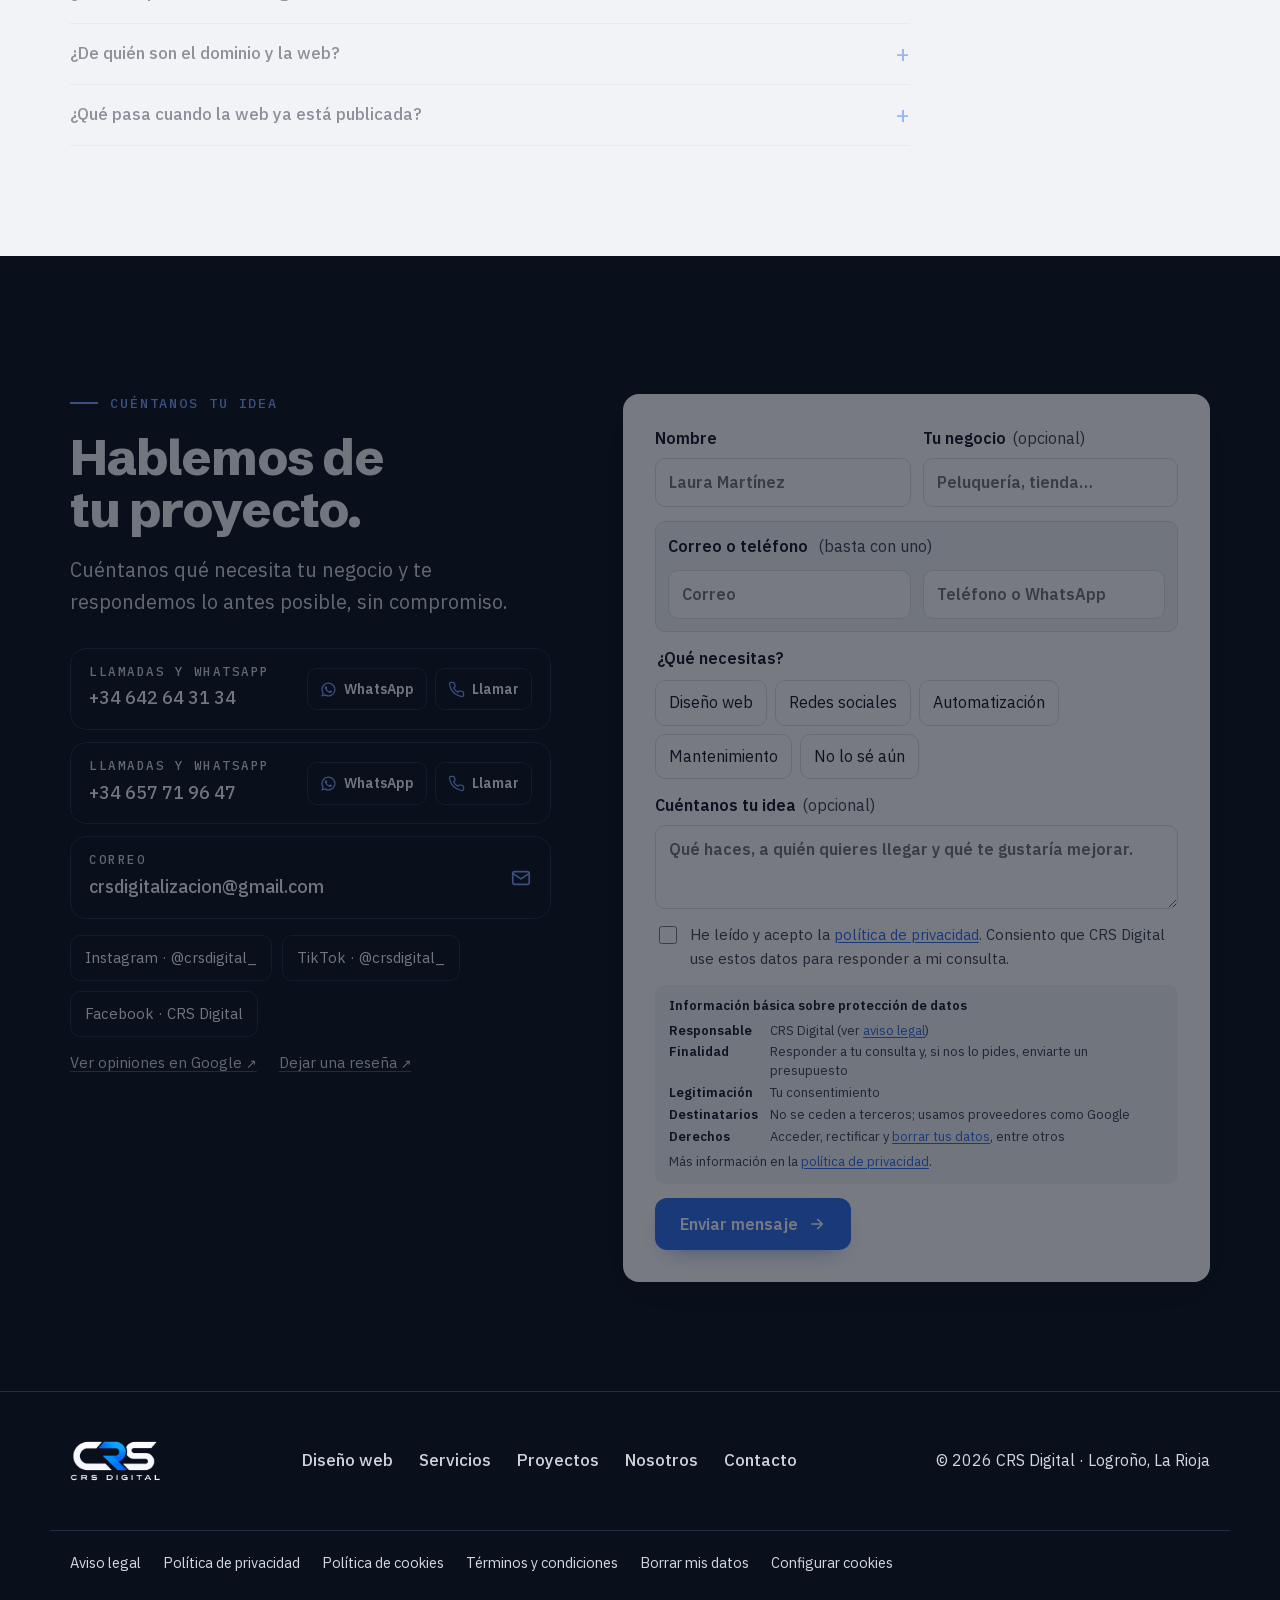
<file: diseno-web.html>
<!DOCTYPE html>
<html lang="es">
<head>
<meta charset="utf-8">

<meta http-equiv="Content-Security-Policy" content="default-src 'self'; script-src 'self' https://www.googletagmanager.com https://connect.facebook.net; style-src 'self' 'unsafe-inline'; font-src 'self'; img-src 'self' data: https://www.google-analytics.com https://*.google-analytics.com https://www.googletagmanager.com https://www.facebook.com; connect-src 'self' https://script.google.com https://script.googleusercontent.com https://*.google-analytics.com https://*.analytics.google.com https://www.googletagmanager.com https://www.facebook.com https://connect.facebook.net; frame-src 'none'; base-uri 'self'; form-action 'self'; object-src 'none'; upgrade-insecure-requests">
<meta name="referrer" content="strict-origin-when-cross-origin">
<meta name="viewport" content="width=device-width, initial-scale=1, viewport-fit=cover">
<title>Diseño web en Logroño: páginas web y tiendas online | CRS Digital</title>
<meta name="description" content="Creamos páginas web y tiendas online a medida en Logroño y La Rioja: rápidas, adaptadas al móvil y preparadas para Google. Proyectos reales, proceso y preguntas frecuentes.">
<link rel="canonical" href="https://crsdigital.es/diseno-web.html">

<link rel="icon" href="/favicon.ico" sizes="48x48">
<link rel="icon" type="image/png" sizes="48x48" href="/favicon.png">
<link rel="icon" type="image/png" sizes="96x96" href="/favicon-96.png">
<link rel="icon" type="image/png" sizes="192x192" href="/icon-192.png">
<link rel="apple-touch-icon" sizes="180x180" href="/apple-touch-icon.png">
<link rel="manifest" href="/site.webmanifest">

<script type="application/ld+json">[{"@context": "https://schema.org", "@type": "Service", "@id": "https://crsdigital.es/diseno-web.html#servicio", "name": "Diseño de páginas web y tiendas online", "serviceType": "Diseño web", "description": "Diseño de páginas web y tiendas online a medida, adaptadas al móvil y preparadas para buscadores.", "provider": {"@id": "https://crsdigital.es/#organization"}, "areaServed": [{"@type": "City", "name": "Logroño"}, {"@type": "AdministrativeArea", "name": "La Rioja"}, {"@type": "Country", "name": "España"}], "url": "https://crsdigital.es/diseno-web.html"}, {"@context": "https://schema.org", "@type": "FAQPage", "mainEntity": [{"@type": "Question", "name": "¿Cuánto cuesta una página web?", "acceptedAnswer": {"@type": "Answer", "text": "Depende de lo que necesites: número de páginas, tienda online, reservas o textos y fotos. Antes de empezar te enviamos un presupuesto por escrito, sin compromiso, con el precio, los plazos estimados y lo que incluye."}}, {"@type": "Question", "name": "¿Cuánto se tarda en tener la web?", "acceptedAnswer": {"@type": "Answer", "text": "Depende del tamaño de la web y de lo rápido que tengamos tus textos, fotos y logotipo. El presupuesto incluye una estimación de plazos que empieza a contar cuando tenemos todo el material."}}, {"@type": "Question", "name": "¿Hacéis tiendas online?", "acceptedAnswer": {"@type": "Answer", "text": "Sí. Por ejemplo, la web de Middleman Archives tiene pre-save, cuenta atrás para el lanzamiento y reserva de producto. En el presupuesto te explicamos qué solución encaja con lo que vendes."}}, {"@type": "Question", "name": "¿Trabajáis solo en Logroño?", "acceptedAnswer": {"@type": "Answer", "text": "Estamos en Logroño y trabajamos con negocios de toda La Rioja. También trabajamos online con negocios del resto de España."}}, {"@type": "Question", "name": "¿Mi web aparecerá en Google?", "acceptedAnswer": {"@type": "Answer", "text": "La preparamos para que Google pueda leerla bien: títulos y descripciones propios, versión móvil, velocidad y datos para buscadores. La posición depende de muchos factores, así que no prometemos puestos concretos."}}, {"@type": "Question", "name": "¿De quién son el dominio y la web?", "acceptedAnswer": {"@type": "Answer", "text": "Siempre que sea posible, el dominio, el alojamiento y las cuentas estarán a tu nombre. Una vez pagada, puedes usar la web en tu negocio sin límites."}}, {"@type": "Question", "name": "¿Qué pasa cuando la web ya está publicada?", "acceptedAnswer": {"@type": "Answer", "text": "Si quieres, seguimos contigo con el servicio de mantenimiento: cambios de precios, horarios o fotos, copias de seguridad y soporte por WhatsApp."}}]}, {"@context": "https://schema.org", "@type": "BreadcrumbList", "itemListElement": [{"@type": "ListItem", "position": 1, "name": "Inicio", "item": "https://crsdigital.es/"}, {"@type": "ListItem", "position": 2, "name": "Diseño web en Logroño", "item": "https://crsdigital.es/diseno-web.html"}]}]</script>
<meta name="theme-color" content="#0a0f1c">
<meta property="og:type" content="website">
<meta property="og:site_name" content="CRS Digital">
<meta property="og:title" content="Diseño web en Logroño: páginas web y tiendas online | CRS Digital">
<meta property="og:description" content="Creamos páginas web y tiendas online a medida en Logroño y La Rioja: rápidas, adaptadas al móvil y preparadas para Google. Proyectos reales, proceso y preguntas frecuentes.">
<meta property="og:locale" content="es_ES">
<meta property="og:url" content="https://crsdigital.es/diseno-web.html">
<meta property="og:image" content="https://crsdigital.es/og.jpg">
<meta property="og:image:alt" content="Portátil y móvil mostrando webs diseñadas por CRS Digital">
<meta name="twitter:title" content="Diseño web en Logroño: páginas web y tiendas online | CRS Digital">
<meta name="twitter:description" content="Creamos páginas web y tiendas online a medida en Logroño y La Rioja: rápidas, adaptadas al móvil y preparadas para Google. Proyectos reales, proceso y preguntas frecuentes.">
<meta name="twitter:image" content="https://crsdigital.es/og.jpg">
<meta property="og:image:width" content="1200">
<meta property="og:image:height" content="630">
<meta name="twitter:card" content="summary_large_image">
<meta name="robots" content="index, follow, max-image-preview:large">
<link rel="preload" href="fonts/schibstedgrotesk_v7_Jqz55SSPQuCQF3t8uOwiUL-taUTtap9GayojdSFO.woff2" as="font" type="font/woff2" crossorigin>
<link rel="preload" href="fonts/ibmplexsans_v23_zYXzKVElMYYaJe8bpLHnCwDKr932-G7dytD-Dmu1syxeKYbSB4Zh.woff2" as="font" type="font/woff2" crossorigin>

<link rel="stylesheet" href="fonts.css">
<link rel="stylesheet" href="css/site.css?v=20261118">
</head>
<body>
<header class="top"><div class="wrap">
  <a class="logo" href="/" aria-label="CRS Digital, inicio"><img src="assets/logo-blanco.png" alt="CRS Digital" width="260" height="118"></a>
  <nav class="nav" id="nav" aria-label="Principal"><a href="/">Inicio</a><a href="servicios.html">Servicios</a><a href="proyectos.html">Proyectos</a><a href="nosotros.html">Nosotros</a></nav>
  <div class="acts"><a class="btn pri" href="#contacto">Hablemos</a>
  <button class="burger" id="burger" aria-label="Abrir menú" aria-expanded="false" aria-controls="nav"><span></span></button></div>
</div></header>
<main>
<section class="phero"><div class="wrap"><span class="eyebrow">Diseño web · Logroño y La Rioja</span><h1>Diseño de páginas web en Logroño</h1>
<p>Creamos páginas web y tiendas online a medida para negocios de Logroño y de toda La Rioja, y trabajamos online con el resto de España. Rápidas, pensadas para el móvil y hechas para que te contacten.</p>
<div class="cta"><a class="btn pri" href="#contacto">Pide presupuesto <svg viewBox="0 0 24 24" fill="none" stroke="currentColor" stroke-width="2.2" stroke-linecap="round" stroke-linejoin="round"><path d="M5 12h14M13 6l6 6-6 6"/></svg></a><a class="btn sec" href="proyectos.html">Ver proyectos</a></div></div></section>
<section class="band"><div class="wrap">
  <div class="head rv"><span class="eyebrow">Qué hacemos</span><h2>La web que tu negocio necesita.</h2></div>
  <div class="svc">
    <article class="rv"><div class="ic"><svg viewBox="0 0 24 24" fill="none" stroke="currentColor" stroke-width="1.8" stroke-linecap="round" stroke-linejoin="round"><rect x="3" y="4" width="18" height="14" rx="2"/><path d="M3 8h18M8 21h8"/></svg></div><h3>Web para tu negocio</h3><p>Presenta lo que haces, tus servicios, horarios y precios, con WhatsApp, llamada y formulario a un toque.</p></article>
    <article class="rv"><div class="ic"><svg viewBox="0 0 24 24" fill="none" stroke="currentColor" stroke-width="1.8" stroke-linecap="round" stroke-linejoin="round"><rect x="3" y="3" width="18" height="18" rx="5"/><circle cx="12" cy="12" r="4"/><path d="M17.5 6.5h.01"/></svg></div><h3>Tienda online</h3><p>Vende o reserva tus productos en internet, con fichas claras y un proceso de compra sencillo.</p></article>
    <article class="rv"><div class="ic"><svg viewBox="0 0 24 24" fill="none" stroke="currentColor" stroke-width="1.8" stroke-linecap="round" stroke-linejoin="round"><path d="M13 2L4 14h7l-1 8 9-12h-7z"/></svg></div><h3>Reservas y citas</h3><p>Que tus clientes reserven por WhatsApp o desde la propia web, como en Al Vuelo La Rioja.</p></article>
    <article class="rv"><div class="ic"><svg viewBox="0 0 24 24" fill="none" stroke="currentColor" stroke-width="1.8" stroke-linecap="round" stroke-linejoin="round"><path d="M14.7 6.3a4 4 0 0 0-5.4 5.4L3 18l3 3 6.3-6.3a4 4 0 0 0 5.4-5.4l-2.5 2.5-2.5-.5-.5-2.5z"/></svg></div><h3>Renovar tu web</h3><p>Si ya tienes web pero se ha quedado antigua o no te llegan contactos, la rediseñamos.</p></article>
  </div>
</div></section>
<section class="band mist"><div class="wrap detail">
  <div class="txt rv"><span class="eyebrow">Qué incluye</span><h2>Todo listo para publicar.</h2><p>Cada web se diseña desde cero para tu negocio. Antes de empezar te enviamos un presupuesto por escrito con lo que incluye, el precio y los plazos.</p>
  <ul><li>Diseño propio con la imagen de tu negocio, sin plantillas genéricas</li><li>Adaptada a móvil, tablet y ordenador</li><li>WhatsApp, llamada y formulario de contacto</li><li>Títulos, descripciones, velocidad y datos preparados para Google</li><li>Aviso de cookies y páginas legales listas para revisar</li><li>Dominio, alojamiento y cuentas a tu nombre siempre que sea posible</li></ul></div>
  <div class="media"><div class="comp sc sc-web rv from-r" data-loop="7800" aria-hidden="true"><div class="bw" data-depth=".03"><div class="bar"><i></i><i></i><i></i><span>tunegocio.es</span></div><div class="vw">
   <div class="w-nav" data-at="300"><b></b><s></s><s></s><s></s><em></em></div><div class="w-img" data-at="800"></div>
   <div class="w-t1" data-at="1300"></div><div class="w-t2" data-at="1550"></div><div class="w-t3" data-at="1850"></div><div class="w-btn" data-at="2200"></div>
   <div class="w-cards"><i data-at="2650"></i><i data-at="2850"></i><i data-at="3050"></i></div>
   <img class="w-real" data-at="4000" src="assets/panaderia-desk.webp" alt="" width="1200" height="750"></div></div>
   <div class="badge" data-at="5300" data-depth=".16">✓ Lista para publicar</div></div></div>
</div></section>
<section class="band"><div class="wrap">
  <div class="head row rv"><div style="display:grid;gap:18px"><span class="eyebrow">Proyectos reales</span><h2>Webs que ya están funcionando.</h2></div>
  <a class="more" href="proyectos.html">Ver todos los proyectos <i>→</i></a></div>
  <div class="works" data-cascade><a class="work" href="https://crsdigitalizacion.github.io/al-vuelo-la-rioja/" target="_blank" rel="noopener">
  <div class="shot rv tilt"><div class="desk"><img src="assets/alvuelo-desk.webp" alt="Web de Al Vuelo La Rioja en ordenador" width="1200" height="750"></div>
    <div class="phone" data-depth=".08"><img src="assets/alvuelo-movil.webp" alt="" width="520" height="1125"></div></div>
  <div class="meta rv"><span class="tag">Cliente · Vuelos en paratrike · Logroño</span><h3>Al Vuelo La Rioja</h3><p>Vuelos en paratrike con vídeo de portada, tarifas, galería y reserva por WhatsApp.</p><span class="go">Ver la web <i>↗</i></span></div>
</a><a class="work" href="https://panaderiaelprogreso.es/" target="_blank" rel="noopener">
  <div class="shot rv tilt"><div class="desk"><img src="assets/panaderia-desk.webp" alt="Web de Panadería El Progreso en ordenador" width="1200" height="750"></div>
    <div class="phone" data-depth=".08"><img src="assets/panaderia-movil.webp" alt="" width="520" height="1125"></div></div>
  <div class="meta rv"><span class="tag">Cliente · Panadería artesanal · Logroño</span><h3>Panadería El Progreso</h3><p>Panadería artesanal con sus productos, el obrador, horario y contacto.</p><span class="go">Ver la web <i>↗</i></span></div>
</a><a class="work" href="https://middlemanarchives.es" target="_blank" rel="noopener">
  <div class="shot rv tilt"><div class="desk"><img src="assets/middleman-desk.webp" alt="Web de Middleman Archives en ordenador" width="1200" height="750"></div>
    <div class="phone" data-depth=".08"><img src="assets/middleman-movil.webp" alt="" width="520" height="1125"></div></div>
  <div class="meta rv"><span class="tag">Cliente · Tienda de ropa</span><h3>Middleman Archives</h3><p>Tienda de ropa con pre-save, cuenta atrás para el lanzamiento y reserva online.</p><span class="go">Ver la web <i>↗</i></span></div>
</a></div>
</div></section>
<section class="band ink"><div class="wrap how">
  <div class="rv"><div class="head" style="margin-bottom:0"><span class="eyebrow">Cómo trabajamos</span><h2>De la primera charla a tu web publicada.</h2>
  <p class="lead">Sin compromiso y sin tecnicismos: primero hablamos y luego decides.</p></div></div>
  <ol class="steps">
    <li class="rv"><b>Hablamos</b><span>Nos cuentas qué haces, a quién quieres llegar y qué necesitas.</span></li>
    <li class="rv"><b>Diseñamos</b><span>Preparamos una propuesta con el estilo de tu negocio para que la veas antes de decidir.</span></li>
    <li class="rv"><b>Publicamos</b><span>Ponemos tu web online, adaptada al móvil y preparada para Google.</span></li>
    <li class="rv"><b>Te acompañamos</b><span>Cambios, mejoras y mantenimiento cuando lo necesites.</span></li>
  </ol>
</div></section>
<section class="band mist faq-band"><div class="wrap">
  <div class="head rv"><span class="eyebrow">Preguntas frecuentes</span><h2>Lo que nos suelen preguntar sobre las webs.</h2></div>
  <div class="faq rv"><details><summary>¿Cuánto cuesta una página web?</summary><p>Depende de lo que necesites: número de páginas, tienda online, reservas o textos y fotos. Antes de empezar te enviamos un presupuesto por escrito, sin compromiso, con el precio, los plazos estimados y lo que incluye.</p></details><details><summary>¿Cuánto se tarda en tener la web?</summary><p>Depende del tamaño de la web y de lo rápido que tengamos tus textos, fotos y logotipo. El presupuesto incluye una estimación de plazos que empieza a contar cuando tenemos todo el material.</p></details><details><summary>¿Hacéis tiendas online?</summary><p>Sí. Por ejemplo, la web de Middleman Archives tiene pre-save, cuenta atrás para el lanzamiento y reserva de producto. En el presupuesto te explicamos qué solución encaja con lo que vendes.</p></details><details><summary>¿Trabajáis solo en Logroño?</summary><p>Estamos en Logroño y trabajamos con negocios de toda La Rioja. También trabajamos online con negocios del resto de España.</p></details><details><summary>¿Mi web aparecerá en Google?</summary><p>La preparamos para que Google pueda leerla bien: títulos y descripciones propios, versión móvil, velocidad y datos para buscadores. La posición depende de muchos factores, así que no prometemos puestos concretos.</p></details><details><summary>¿De quién son el dominio y la web?</summary><p>Siempre que sea posible, el dominio, el alojamiento y las cuentas estarán a tu nombre. Una vez pagada, puedes usar la web en tu negocio sin límites.</p></details><details><summary>¿Qué pasa cuando la web ya está publicada?</summary><p>Si quieres, seguimos contigo con el servicio de mantenimiento: cambios de precios, horarios o fotos, copias de seguridad y soporte por WhatsApp.</p></details></div>
</div></section>
<section class="band ink" id="contacto"><div class="wrap contact">
  <div class="rv">
    <div class="head" style="margin-bottom:0"><span class="eyebrow">Cuéntanos tu idea</span><h2>Hablemos de tu proyecto.</h2>
    <p class="lead">Cuéntanos qué necesita tu negocio y te respondemos lo antes posible, sin compromiso.</p></div>
    <div class="direct">
      <div class="num"><div><small>Llamadas y WhatsApp</small><b>+34 642 64 31 34</b></div><span class="acts2"><a href="https://wa.me/34642643134?text=Hola%2C%20he%20visto%20vuestra%20web%20y%20me%20interesa%20una%20p%C3%A1gina%20para%20mi%20negocio." target="_blank" rel="noopener" aria-label="WhatsApp al +34 642 64 31 34"><svg viewBox="0 0 24 24" fill="currentColor"><path d="M12 2a10 10 0 0 0-8.6 15.1L2 22l5-1.3A10 10 0 1 0 12 2zm0 18.2a8.2 8.2 0 0 1-4.2-1.15l-.3-.2-3 .8.8-2.9-.2-.3A8.2 8.2 0 1 1 12 20.2zm4.5-6.1c-.25-.12-1.47-.72-1.7-.8-.23-.09-.4-.13-.56.12-.17.25-.64.8-.79.97-.14.16-.29.18-.54.06-.25-.12-1.05-.39-2-1.24-.74-.66-1.24-1.47-1.38-1.72-.15-.25-.02-.38.11-.5.11-.11.25-.29.37-.43.12-.15.16-.25.25-.42.08-.16.04-.31-.02-.43-.06-.12-.56-1.35-.77-1.85-.2-.48-.41-.42-.56-.43h-.48c-.17 0-.43.06-.66.31-.23.25-.87.85-.87 2.07 0 1.22.89 2.4 1.01 2.57.12.16 1.75 2.67 4.24 3.74.59.26 1.05.41 1.41.52.59.19 1.13.16 1.56.1.48-.07 1.47-.6 1.67-1.18.21-.58.21-1.07.15-1.18-.06-.1-.23-.16-.48-.29z"/></svg><em>WhatsApp</em></a><a href="tel:+34642643134" aria-label="Llamar al +34 642 64 31 34"><svg viewBox="0 0 24 24" fill="none" stroke="currentColor" stroke-width="1.8" stroke-linecap="round" stroke-linejoin="round"><path d="M22 16.9v3a2 2 0 0 1-2.2 2 19.8 19.8 0 0 1-8.6-3.1 19.5 19.5 0 0 1-6-6A19.8 19.8 0 0 1 2.1 4.2 2 2 0 0 1 4.1 2h3a2 2 0 0 1 2 1.7c.1.9.4 1.8.7 2.7a2 2 0 0 1-.5 2.1L8 9.8a16 16 0 0 0 6 6l1.3-1.3a2 2 0 0 1 2.1-.4c.9.3 1.8.6 2.7.7a2 2 0 0 1 1.7 2z"/></svg><em>Llamar</em></a></span></div>
      <div class="num"><div><small>Llamadas y WhatsApp</small><b>+34 657 71 96 47</b></div><span class="acts2"><a href="https://wa.me/34657719647?text=Hola%2C%20he%20visto%20vuestra%20web%20y%20me%20interesa%20una%20p%C3%A1gina%20para%20mi%20negocio." target="_blank" rel="noopener" aria-label="WhatsApp al +34 657 71 96 47"><svg viewBox="0 0 24 24" fill="currentColor"><path d="M12 2a10 10 0 0 0-8.6 15.1L2 22l5-1.3A10 10 0 1 0 12 2zm0 18.2a8.2 8.2 0 0 1-4.2-1.15l-.3-.2-3 .8.8-2.9-.2-.3A8.2 8.2 0 1 1 12 20.2zm4.5-6.1c-.25-.12-1.47-.72-1.7-.8-.23-.09-.4-.13-.56.12-.17.25-.64.8-.79.97-.14.16-.29.18-.54.06-.25-.12-1.05-.39-2-1.24-.74-.66-1.24-1.47-1.38-1.72-.15-.25-.02-.38.11-.5.11-.11.25-.29.37-.43.12-.15.16-.25.25-.42.08-.16.04-.31-.02-.43-.06-.12-.56-1.35-.77-1.85-.2-.48-.41-.42-.56-.43h-.48c-.17 0-.43.06-.66.31-.23.25-.87.85-.87 2.07 0 1.22.89 2.4 1.01 2.57.12.16 1.75 2.67 4.24 3.74.59.26 1.05.41 1.41.52.59.19 1.13.16 1.56.1.48-.07 1.47-.6 1.67-1.18.21-.58.21-1.07.15-1.18-.06-.1-.23-.16-.48-.29z"/></svg><em>WhatsApp</em></a><a href="tel:+34657719647" aria-label="Llamar al +34 657 71 96 47"><svg viewBox="0 0 24 24" fill="none" stroke="currentColor" stroke-width="1.8" stroke-linecap="round" stroke-linejoin="round"><path d="M22 16.9v3a2 2 0 0 1-2.2 2 19.8 19.8 0 0 1-8.6-3.1 19.5 19.5 0 0 1-6-6A19.8 19.8 0 0 1 2.1 4.2 2 2 0 0 1 4.1 2h3a2 2 0 0 1 2 1.7c.1.9.4 1.8.7 2.7a2 2 0 0 1-.5 2.1L8 9.8a16 16 0 0 0 6 6l1.3-1.3a2 2 0 0 1 2.1-.4c.9.3 1.8.6 2.7.7a2 2 0 0 1 1.7 2z"/></svg><em>Llamar</em></a></span></div>
      <div><div><small>Correo</small><b>crsdigitalizacion@gmail.com</b></div><svg viewBox="0 0 24 24" fill="none" stroke="currentColor" stroke-width="1.8" stroke-linecap="round" stroke-linejoin="round"><rect x="3" y="5" width="18" height="14" rx="2"/><path d="M3 7l9 6 9-6"/></svg></div>
    </div>
    <div class="social"><a href="https://ig.me/m/crsdigital_" target="_blank" rel="noopener">Instagram · @crsdigital_</a><a href="https://www.tiktok.com/@crsdigital_" target="_blank" rel="noopener">TikTok · @crsdigital_</a><a href="https://www.facebook.com/profile.php?id=61595041363949" target="_blank" rel="noopener">Facebook · CRS Digital</a></div>
    <div class="greviews"><a href="https://g.page/r/CZZv5NaNSHlfEBM" target="_blank" rel="noopener">Ver opiniones en Google <i>↗</i></a><a href="https://g.page/r/CZZv5NaNSHlfEBM/review" target="_blank" rel="noopener">Dejar una reseña <i>↗</i></a></div>
  </div>
  <div class="fwrap rv">
  <form class="form" id="form" novalidate>
    <div class="two"><label for="f-name">Nombre<input id="f-name" type="text" maxlength="80" autocomplete="name" placeholder="Laura Martínez"></label>
    <label for="f-biz">Tu negocio <span>(opcional)</span><input id="f-biz" type="text" maxlength="80" placeholder="Peluquería, tienda…"></label></div>
    <fieldset class="reach"><legend>Correo o teléfono <span>(basta con uno)</span></legend>
    <div class="two"><label for="f-email"><i>Correo</i><input id="f-email" type="email" maxlength="120" autocomplete="email" inputmode="email" placeholder="Correo"></label>
    <label for="f-phone"><i>Teléfono o WhatsApp</i><input id="f-phone" type="tel" maxlength="30" autocomplete="tel" inputmode="tel" placeholder="Teléfono o WhatsApp"></label></div></fieldset>
    <fieldset style="border:0;padding:0;margin:0;display:grid;gap:8px"><legend style="font-weight:600;font-size:16px;margin-bottom:8px">¿Qué necesitas?</legend>
      <div class="chips"><label><input type="checkbox" name="needs" value="Diseño web"><span>Diseño web</span></label><label><input type="checkbox" name="needs" value="Redes sociales"><span>Redes sociales</span></label><label><input type="checkbox" name="needs" value="Automatización"><span>Automatización</span></label><label><input type="checkbox" name="needs" value="Mantenimiento"><span>Mantenimiento</span></label><label><input type="checkbox" name="needs" value="Otra cosa / no lo sé"><span>No lo sé aún</span></label></div></fieldset>
    <label for="f-msg">Cuéntanos tu idea <span>(opcional)</span><textarea id="f-msg" maxlength="1500" placeholder="Qué haces, a quién quieres llegar y qué te gustaría mejorar."></textarea></label>
    <div class="hp" aria-hidden="true"><label>No rellenes este campo<input id="f-web" type="text" tabindex="-1" autocomplete="off"></label></div>
    <label class="consent" for="f-consent"><input type="checkbox" id="f-consent"> <span>He leído y acepto la <a href="privacidad.html">política de privacidad</a>. Consiento que CRS Digital use estos datos para responder a mi consulta.</span></label>
    <div class="pinfo"><b>Información básica sobre protección de datos</b><dl><dt>Responsable</dt><dd>CRS Digital (ver <a href="aviso-legal.html">aviso legal</a>)</dd><dt>Finalidad</dt><dd>Responder a tu consulta y, si nos lo pides, enviarte un presupuesto</dd><dt>Legitimación</dt><dd>Tu consentimiento</dd><dt>Destinatarios</dt><dd>No se ceden a terceros; usamos proveedores como Google</dd><dt>Derechos</dt><dd>Acceder, rectificar y <a href="borrar-datos.html">borrar tus datos</a>, entre otros</dd></dl><span>Más información en la <a href="privacidad.html">política de privacidad</a>.</span></div>
    <div class="fsub"><button class="btn pri" type="submit" id="f-send">Enviar mensaje <svg viewBox="0 0 24 24" fill="none" stroke="currentColor" stroke-width="2.2" stroke-linecap="round" stroke-linejoin="round"><path d="M5 12h14M13 6l6 6-6 6"/></svg></button></div>
    <p class="fmsg" id="f-out" role="status" aria-live="polite" hidden></p>
  </form>
  <div class="fok" id="f-ok" hidden><div class="tick" aria-hidden="true">✓</div><h3>¡Gracias, lo hemos recibido!</h3><p id="f-ok-txt">Nos pondremos en contacto contigo lo antes posible.</p>
    <p class="fspam" id="f-ok-spam" hidden>También te hemos enviado un correo de confirmación. Si no lo ves en unos minutos, revisa la carpeta de spam.</p>
    <p class="fspam" id="f-ok-demo" hidden>Modo de prueba: no se ha enviado nada.</p>
    <button type="button" class="btn sec" id="f-again">Enviar otro mensaje</button></div>
  </div>
</div></section></main>
<footer><div class="wrap">
  <img src="assets/logo-blanco.png" alt="CRS Digital" width="260" height="118">
  <nav aria-label="Pie"><a href="diseno-web.html">Diseño web</a><a href="servicios.html">Servicios</a><a href="proyectos.html">Proyectos</a><a href="nosotros.html">Nosotros</a><a href="#contacto">Contacto</a></nav>
  <span>© 2026 CRS Digital · Logroño, La Rioja</span>
</div><div class="wrap flegal"><nav aria-label="Información legal"><a href="aviso-legal.html">Aviso legal</a><a href="privacidad.html">Política de privacidad</a><a href="cookies.html">Política de cookies</a><a href="terminos.html">Términos y condiciones</a><a href="borrar-datos.html">Borrar mis datos</a><button type="button" data-prefs>Configurar cookies</button></nav></div></footer>
<div id="cookie" class="cookie" role="dialog" aria-label="Aviso de cookies" hidden>
  <p>Usamos cookies técnicas para que la web funcione y, solo si tú nos lo permites, otras de análisis o marketing. Puedes aceptarlas, rechazarlas o elegir cuáles. Más información en la <a href="cookies.html">política de cookies</a>.</p>
  <div class="cbtns"><button type="button" class="cb" data-c="reject">Rechazar</button><button type="button" class="cb ghost" data-prefs>Configurar</button><button type="button" class="cb" data-c="accept">Aceptar</button></div>
</div>
<div id="cprefs" class="modal" role="dialog" aria-modal="true" aria-label="Preferencias de cookies" hidden>
  <div class="panel">
    <button type="button" class="x" data-close aria-label="Cerrar">×</button>
    <h3>Preferencias de cookies</h3>
    <p>Elige qué tipos de cookies permites. Puedes cambiarlo cuando quieras desde el pie de página.</p>
    <div class="opt"><div><b>Necesarias</b><p>Imprescindibles para que la web funcione y recordar tu elección. Siempre activas.</p></div><label class="sw"><input type="checkbox" checked disabled aria-label="Necesarias"><i></i></label></div>
    <div class="opt"><div><b>Análisis</b><p>Google Analytics: nos dice cuántas personas visitan la web y qué secciones ven.</p></div><label class="sw"><input type="checkbox" id="c-an" aria-label="Análisis"><i></i></label></div>
    <div class="opt"><div><b>Marketing</b><p>Píxel de Meta: nos permite medir y mejorar nuestros anuncios en Instagram y Facebook.</p></div><label class="sw"><input type="checkbox" id="c-mk" aria-label="Marketing"><i></i></label></div>
    <div class="cbtns"><button type="button" class="cb" data-c="reject">Rechazar todas</button><button type="button" class="cb ghost" data-c="save">Guardar selección</button><button type="button" class="cb" data-c="accept">Aceptar todas</button></div>
  </div>
</div>
<script src="js/site.js?v=20261118b"></script>
</body>
</html>
</file>
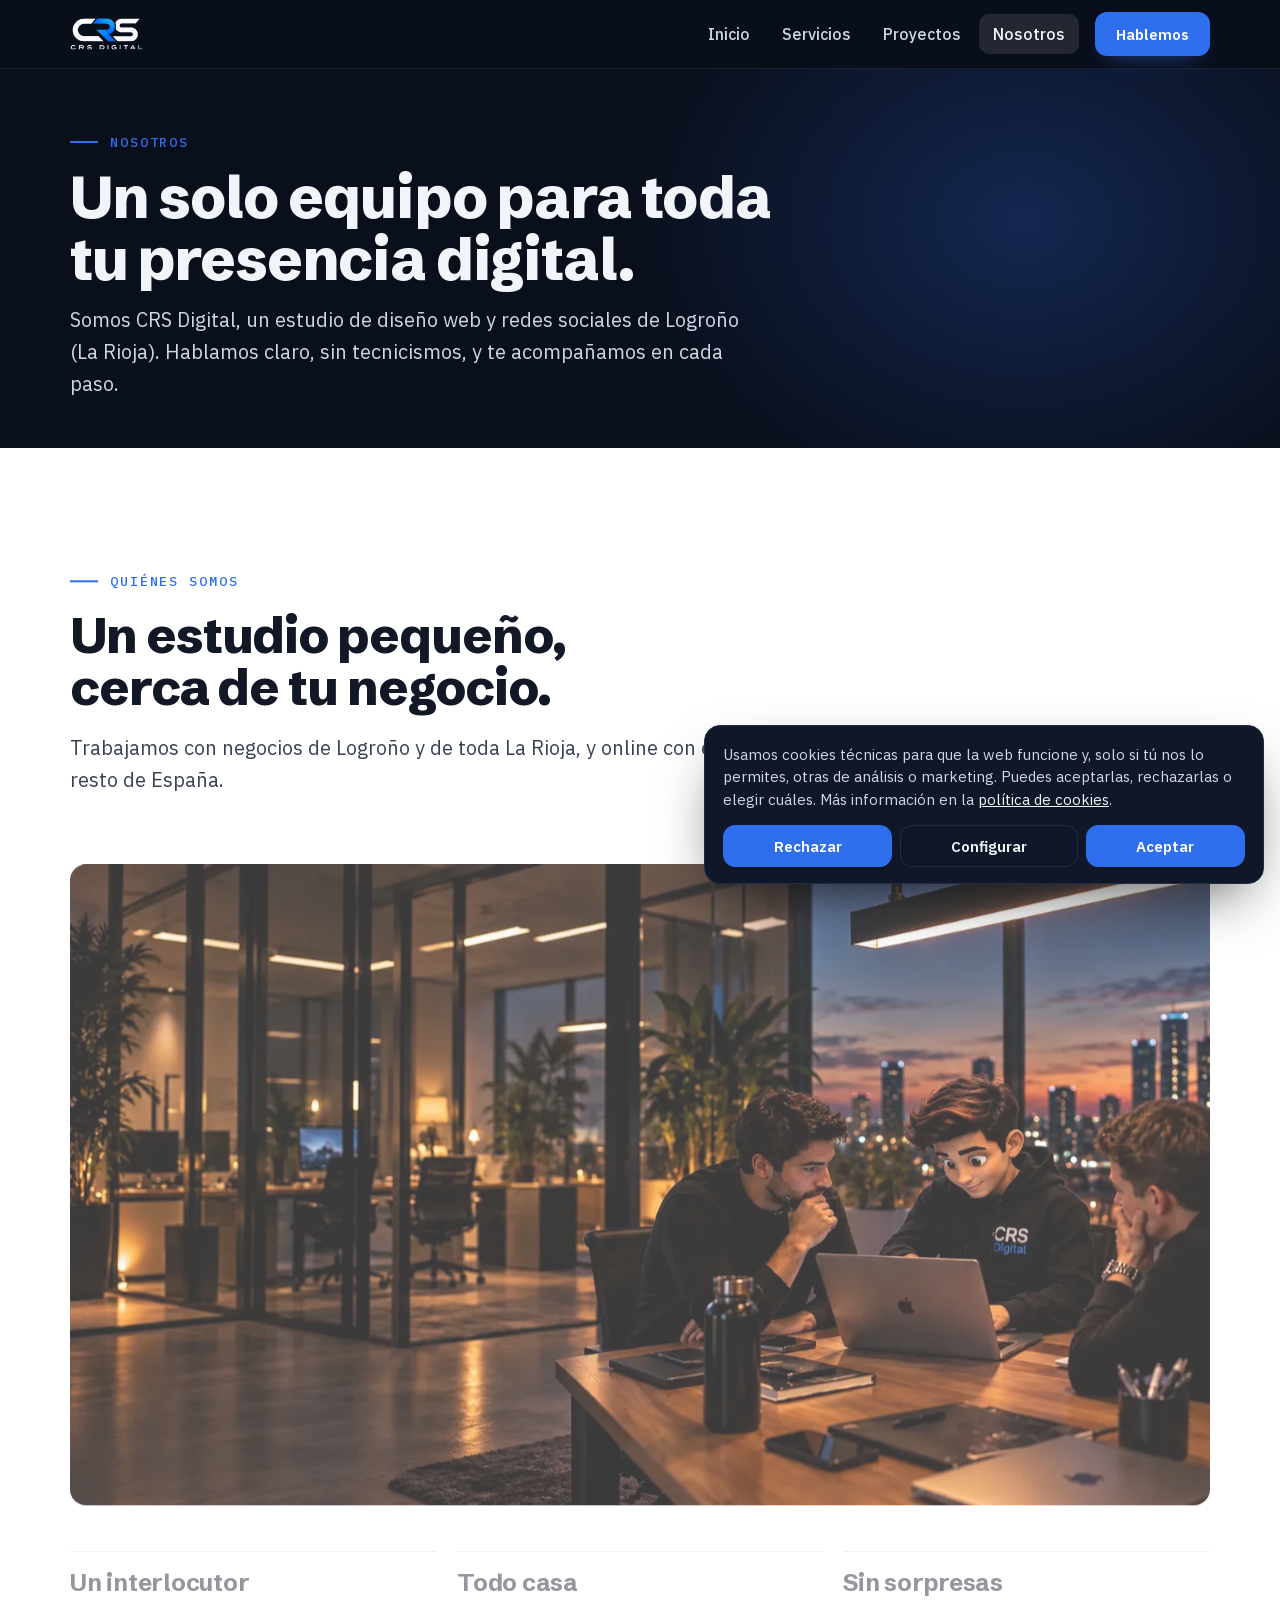
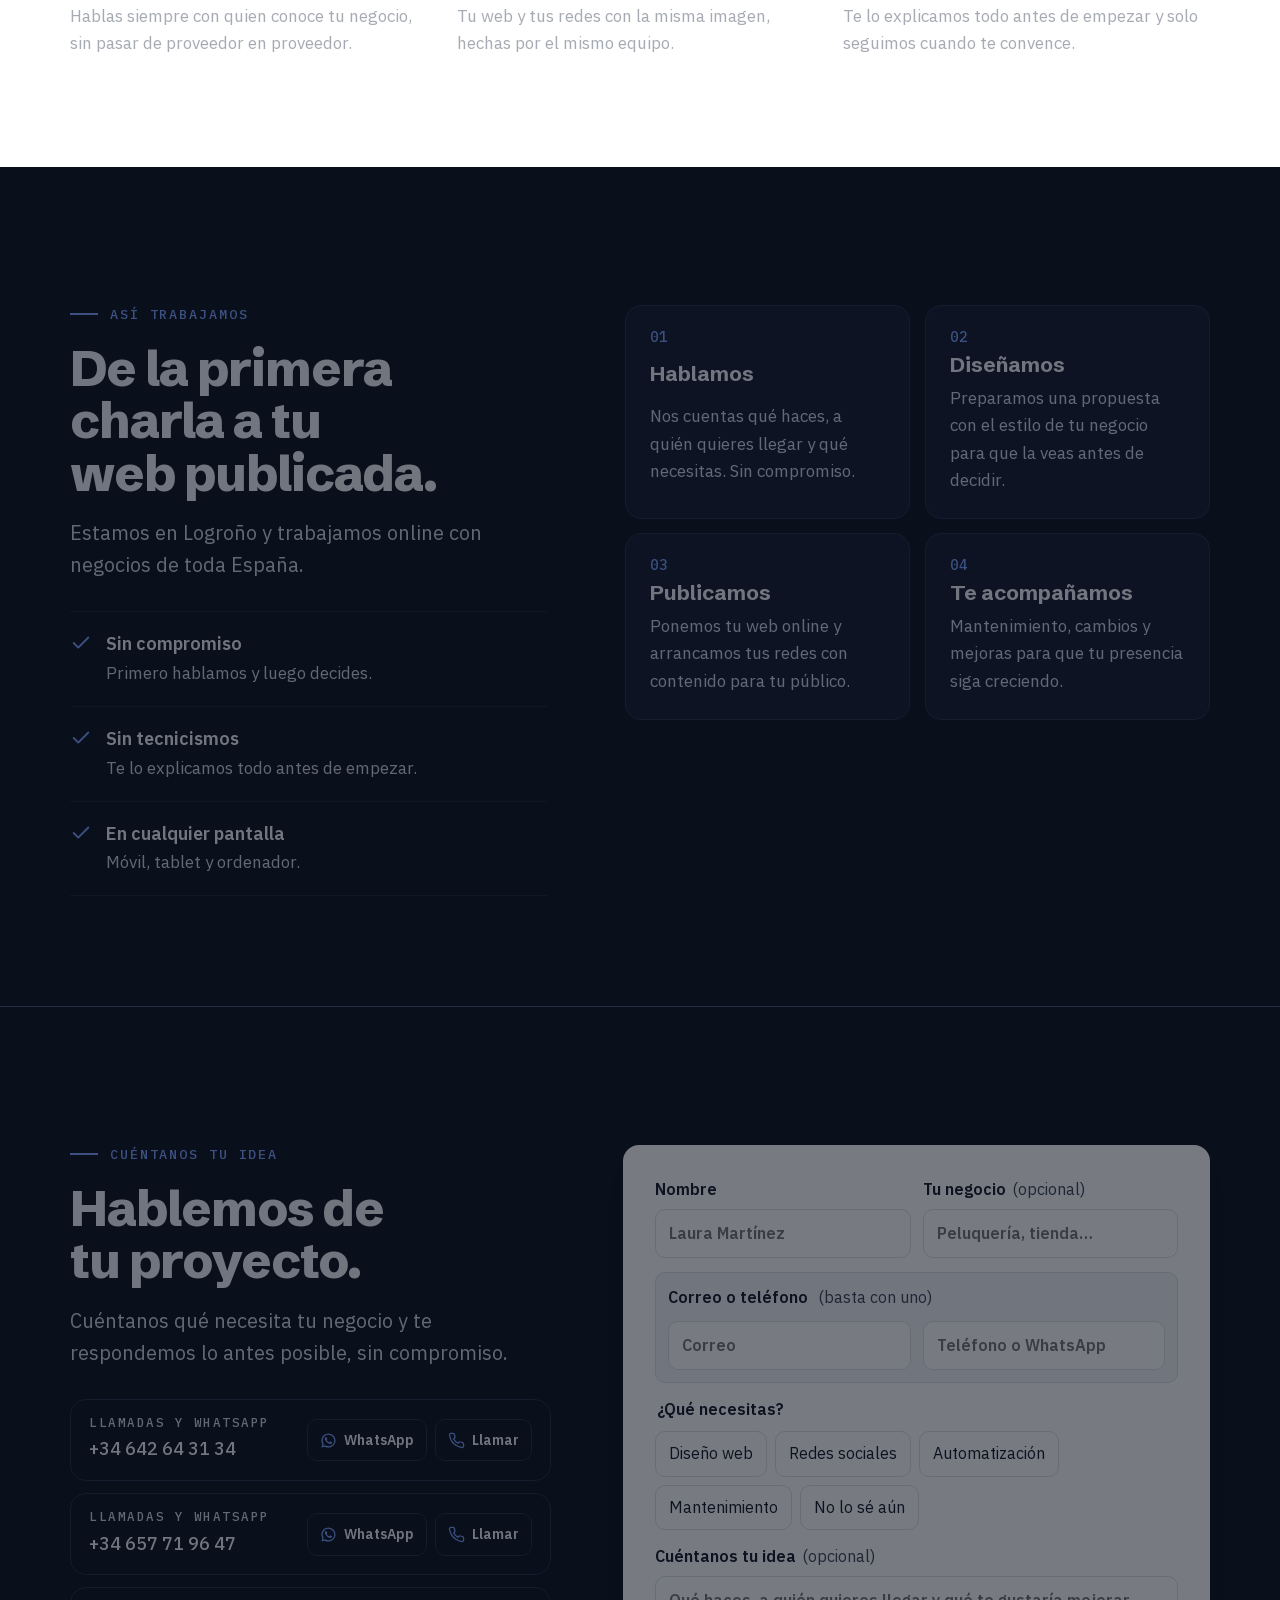
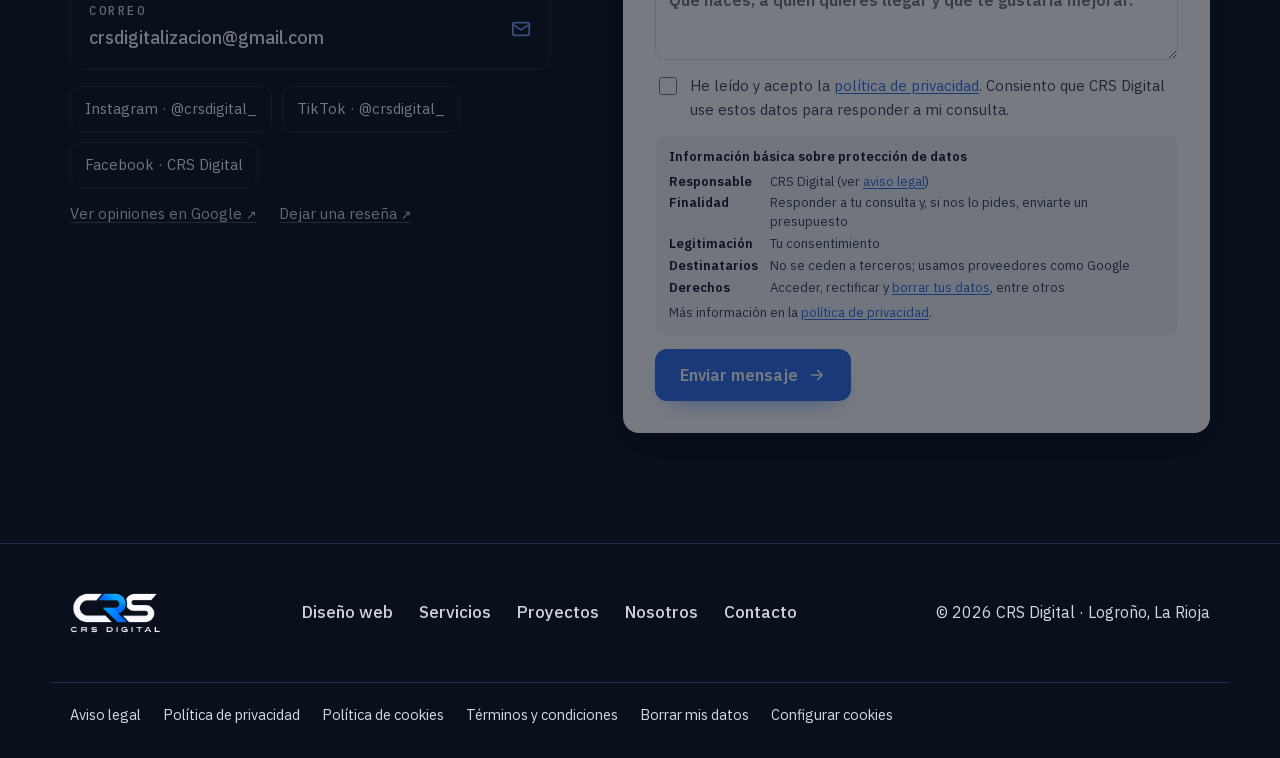
<file: nosotros.html>
<!DOCTYPE html>
<html lang="es">
<head>
<meta charset="utf-8">

<meta http-equiv="Content-Security-Policy" content="default-src 'self'; script-src 'self' https://www.googletagmanager.com https://connect.facebook.net; style-src 'self' 'unsafe-inline'; font-src 'self'; img-src 'self' data: https://www.google-analytics.com https://*.google-analytics.com https://www.googletagmanager.com https://www.facebook.com; connect-src 'self' https://script.google.com https://script.googleusercontent.com https://*.google-analytics.com https://*.analytics.google.com https://www.googletagmanager.com https://www.facebook.com https://connect.facebook.net; frame-src 'none'; base-uri 'self'; form-action 'self'; object-src 'none'; upgrade-insecure-requests">
<meta name="referrer" content="strict-origin-when-cross-origin">
<meta name="viewport" content="width=device-width, initial-scale=1, viewport-fit=cover">
<title>Estudio de diseño web en Logroño | Nosotros | CRS Digital</title>
<meta name="description" content="Somos CRS Digital, un estudio de diseño web y redes sociales de Logroño (La Rioja). Un solo equipo para tu web y tus redes, sin tecnicismos.">
<link rel="canonical" href="https://crsdigital.es/nosotros.html">

<link rel="icon" href="/favicon.ico" sizes="48x48">
<link rel="icon" type="image/png" sizes="48x48" href="/favicon.png">
<link rel="icon" type="image/png" sizes="96x96" href="/favicon-96.png">
<link rel="icon" type="image/png" sizes="192x192" href="/icon-192.png">
<link rel="apple-touch-icon" sizes="180x180" href="/apple-touch-icon.png">
<link rel="manifest" href="/site.webmanifest">

<script type="application/ld+json">[{"@context": "https://schema.org", "@type": "BreadcrumbList", "itemListElement": [{"@type": "ListItem", "position": 1, "name": "Inicio", "item": "https://crsdigital.es/"}, {"@type": "ListItem", "position": 2, "name": "Estudio de diseño web en Logroño", "item": "https://crsdigital.es/nosotros.html"}]}]</script>
<meta name="theme-color" content="#0a0f1c">
<meta property="og:type" content="website">
<meta property="og:site_name" content="CRS Digital">
<meta property="og:title" content="Estudio de diseño web en Logroño | Nosotros | CRS Digital">
<meta property="og:description" content="Somos CRS Digital, un estudio de diseño web y redes sociales de Logroño (La Rioja). Un solo equipo para tu web y tus redes, sin tecnicismos.">
<meta property="og:locale" content="es_ES">
<meta property="og:url" content="https://crsdigital.es/nosotros.html">
<meta property="og:image" content="https://crsdigital.es/og.jpg">
<meta property="og:image:alt" content="Portátil y móvil mostrando webs diseñadas por CRS Digital">
<meta name="twitter:title" content="Estudio de diseño web en Logroño | Nosotros | CRS Digital">
<meta name="twitter:description" content="Somos CRS Digital, un estudio de diseño web y redes sociales de Logroño (La Rioja). Un solo equipo para tu web y tus redes, sin tecnicismos.">
<meta name="twitter:image" content="https://crsdigital.es/og.jpg">
<meta property="og:image:width" content="1200">
<meta property="og:image:height" content="630">
<meta name="twitter:card" content="summary_large_image">
<meta name="robots" content="index, follow, max-image-preview:large">
<link rel="preload" href="fonts/schibstedgrotesk_v7_Jqz55SSPQuCQF3t8uOwiUL-taUTtap9GayojdSFO.woff2" as="font" type="font/woff2" crossorigin>
<link rel="preload" href="fonts/ibmplexsans_v23_zYXzKVElMYYaJe8bpLHnCwDKr932-G7dytD-Dmu1syxeKYbSB4Zh.woff2" as="font" type="font/woff2" crossorigin>

<link rel="stylesheet" href="fonts.css">
<link rel="stylesheet" href="css/site.css?v=20261118">
</head>
<body>
<header class="top"><div class="wrap">
  <a class="logo" href="/" aria-label="CRS Digital, inicio"><img src="assets/logo-blanco.png" alt="CRS Digital" width="260" height="118"></a>
  <nav class="nav" id="nav" aria-label="Principal"><a href="/">Inicio</a><a href="servicios.html">Servicios</a><a href="proyectos.html">Proyectos</a><a href="nosotros.html" aria-current="page">Nosotros</a></nav>
  <div class="acts"><a class="btn pri" href="#contacto">Hablemos</a>
  <button class="burger" id="burger" aria-label="Abrir menú" aria-expanded="false" aria-controls="nav"><span></span></button></div>
</div></header>
<main>
<section class="phero"><div class="wrap"><span class="eyebrow">Nosotros</span><h1>Un solo equipo para toda tu presencia digital.</h1>
<p>Somos CRS Digital, un estudio de diseño web y redes sociales de Logroño (La Rioja). Hablamos claro, sin tecnicismos, y te acompañamos en cada paso.</p></div></section>
<section class="band"><div class="wrap">
  <div class="head rv"><span class="eyebrow">Quiénes somos</span><h2>Un estudio pequeño, cerca de tu negocio.</h2><p class="lead">Trabajamos con negocios de Logroño y de toda La Rioja, y online con el resto de España.</p></div>
  <div class="team-img rv"><img src="assets/equipo-h.webp" alt="Reunión de trabajo de CRS Digital revisando un proyecto" width="1400" height="788" loading="lazy" decoding="async"></div>
  <div class="values" data-cascade>
    <div class="rv"><h3>Un interlocutor</h3><p>Hablas siempre con quien conoce tu negocio, sin pasar de proveedor en proveedor.</p></div>
    <div class="rv"><h3>Todo casa</h3><p>Tu web y tus redes con la misma imagen, hechas por el mismo equipo.</p></div>
    <div class="rv"><h3>Sin sorpresas</h3><p>Te lo explicamos todo antes de empezar y solo seguimos cuando te convence.</p></div>
  </div>
</div></section>
<section class="band ink"><div class="wrap how">
  <div class="rv">
    <div class="head" style="margin-bottom:0"><span class="eyebrow">Así trabajamos</span><h2>De la primera charla a tu web publicada.</h2>
    <p class="lead">Estamos en Logroño y trabajamos online con negocios de toda España.</p></div>
    <div class="perks">
      <div><svg viewBox="0 0 24 24" fill="none" stroke="currentColor" stroke-width="2" stroke-linecap="round" stroke-linejoin="round"><path d="M20 6L9 17l-5-5"/></svg><p><b>Sin compromiso</b><span>Primero hablamos y luego decides.</span></p></div>
      <div><svg viewBox="0 0 24 24" fill="none" stroke="currentColor" stroke-width="2" stroke-linecap="round" stroke-linejoin="round"><path d="M20 6L9 17l-5-5"/></svg><p><b>Sin tecnicismos</b><span>Te lo explicamos todo antes de empezar.</span></p></div>
      <div><svg viewBox="0 0 24 24" fill="none" stroke="currentColor" stroke-width="2" stroke-linecap="round" stroke-linejoin="round"><path d="M20 6L9 17l-5-5"/></svg><p><b>En cualquier pantalla</b><span>Móvil, tablet y ordenador.</span></p></div>
    </div>
  </div>
  <ol class="steps" data-cascade>
    <li class="rv"><b>Hablamos</b><span>Nos cuentas qué haces, a quién quieres llegar y qué necesitas. Sin compromiso.</span></li>
    <li class="rv"><b>Diseñamos</b><span>Preparamos una propuesta con el estilo de tu negocio para que la veas antes de decidir.</span></li>
    <li class="rv"><b>Publicamos</b><span>Ponemos tu web online y arrancamos tus redes con contenido para tu público.</span></li>
    <li class="rv"><b>Te acompañamos</b><span>Mantenimiento, cambios y mejoras para que tu presencia siga creciendo.</span></li>
  </ol>
</div></section>
<section class="band ink" id="contacto"><div class="wrap contact">
  <div class="rv">
    <div class="head" style="margin-bottom:0"><span class="eyebrow">Cuéntanos tu idea</span><h2>Hablemos de tu proyecto.</h2>
    <p class="lead">Cuéntanos qué necesita tu negocio y te respondemos lo antes posible, sin compromiso.</p></div>
    <div class="direct">
      <div class="num"><div><small>Llamadas y WhatsApp</small><b>+34 642 64 31 34</b></div><span class="acts2"><a href="https://wa.me/34642643134?text=Hola%2C%20he%20visto%20vuestra%20web%20y%20me%20interesa%20una%20p%C3%A1gina%20para%20mi%20negocio." target="_blank" rel="noopener" aria-label="WhatsApp al +34 642 64 31 34"><svg viewBox="0 0 24 24" fill="currentColor"><path d="M12 2a10 10 0 0 0-8.6 15.1L2 22l5-1.3A10 10 0 1 0 12 2zm0 18.2a8.2 8.2 0 0 1-4.2-1.15l-.3-.2-3 .8.8-2.9-.2-.3A8.2 8.2 0 1 1 12 20.2zm4.5-6.1c-.25-.12-1.47-.72-1.7-.8-.23-.09-.4-.13-.56.12-.17.25-.64.8-.79.97-.14.16-.29.18-.54.06-.25-.12-1.05-.39-2-1.24-.74-.66-1.24-1.47-1.38-1.72-.15-.25-.02-.38.11-.5.11-.11.25-.29.37-.43.12-.15.16-.25.25-.42.08-.16.04-.31-.02-.43-.06-.12-.56-1.35-.77-1.85-.2-.48-.41-.42-.56-.43h-.48c-.17 0-.43.06-.66.31-.23.25-.87.85-.87 2.07 0 1.22.89 2.4 1.01 2.57.12.16 1.75 2.67 4.24 3.74.59.26 1.05.41 1.41.52.59.19 1.13.16 1.56.1.48-.07 1.47-.6 1.67-1.18.21-.58.21-1.07.15-1.18-.06-.1-.23-.16-.48-.29z"/></svg><em>WhatsApp</em></a><a href="tel:+34642643134" aria-label="Llamar al +34 642 64 31 34"><svg viewBox="0 0 24 24" fill="none" stroke="currentColor" stroke-width="1.8" stroke-linecap="round" stroke-linejoin="round"><path d="M22 16.9v3a2 2 0 0 1-2.2 2 19.8 19.8 0 0 1-8.6-3.1 19.5 19.5 0 0 1-6-6A19.8 19.8 0 0 1 2.1 4.2 2 2 0 0 1 4.1 2h3a2 2 0 0 1 2 1.7c.1.9.4 1.8.7 2.7a2 2 0 0 1-.5 2.1L8 9.8a16 16 0 0 0 6 6l1.3-1.3a2 2 0 0 1 2.1-.4c.9.3 1.8.6 2.7.7a2 2 0 0 1 1.7 2z"/></svg><em>Llamar</em></a></span></div>
      <div class="num"><div><small>Llamadas y WhatsApp</small><b>+34 657 71 96 47</b></div><span class="acts2"><a href="https://wa.me/34657719647?text=Hola%2C%20he%20visto%20vuestra%20web%20y%20me%20interesa%20una%20p%C3%A1gina%20para%20mi%20negocio." target="_blank" rel="noopener" aria-label="WhatsApp al +34 657 71 96 47"><svg viewBox="0 0 24 24" fill="currentColor"><path d="M12 2a10 10 0 0 0-8.6 15.1L2 22l5-1.3A10 10 0 1 0 12 2zm0 18.2a8.2 8.2 0 0 1-4.2-1.15l-.3-.2-3 .8.8-2.9-.2-.3A8.2 8.2 0 1 1 12 20.2zm4.5-6.1c-.25-.12-1.47-.72-1.7-.8-.23-.09-.4-.13-.56.12-.17.25-.64.8-.79.97-.14.16-.29.18-.54.06-.25-.12-1.05-.39-2-1.24-.74-.66-1.24-1.47-1.38-1.72-.15-.25-.02-.38.11-.5.11-.11.25-.29.37-.43.12-.15.16-.25.25-.42.08-.16.04-.31-.02-.43-.06-.12-.56-1.35-.77-1.85-.2-.48-.41-.42-.56-.43h-.48c-.17 0-.43.06-.66.31-.23.25-.87.85-.87 2.07 0 1.22.89 2.4 1.01 2.57.12.16 1.75 2.67 4.24 3.74.59.26 1.05.41 1.41.52.59.19 1.13.16 1.56.1.48-.07 1.47-.6 1.67-1.18.21-.58.21-1.07.15-1.18-.06-.1-.23-.16-.48-.29z"/></svg><em>WhatsApp</em></a><a href="tel:+34657719647" aria-label="Llamar al +34 657 71 96 47"><svg viewBox="0 0 24 24" fill="none" stroke="currentColor" stroke-width="1.8" stroke-linecap="round" stroke-linejoin="round"><path d="M22 16.9v3a2 2 0 0 1-2.2 2 19.8 19.8 0 0 1-8.6-3.1 19.5 19.5 0 0 1-6-6A19.8 19.8 0 0 1 2.1 4.2 2 2 0 0 1 4.1 2h3a2 2 0 0 1 2 1.7c.1.9.4 1.8.7 2.7a2 2 0 0 1-.5 2.1L8 9.8a16 16 0 0 0 6 6l1.3-1.3a2 2 0 0 1 2.1-.4c.9.3 1.8.6 2.7.7a2 2 0 0 1 1.7 2z"/></svg><em>Llamar</em></a></span></div>
      <div><div><small>Correo</small><b>crsdigitalizacion@gmail.com</b></div><svg viewBox="0 0 24 24" fill="none" stroke="currentColor" stroke-width="1.8" stroke-linecap="round" stroke-linejoin="round"><rect x="3" y="5" width="18" height="14" rx="2"/><path d="M3 7l9 6 9-6"/></svg></div>
    </div>
    <div class="social"><a href="https://ig.me/m/crsdigital_" target="_blank" rel="noopener">Instagram · @crsdigital_</a><a href="https://www.tiktok.com/@crsdigital_" target="_blank" rel="noopener">TikTok · @crsdigital_</a><a href="https://www.facebook.com/profile.php?id=61595041363949" target="_blank" rel="noopener">Facebook · CRS Digital</a></div>
    <div class="greviews"><a href="https://g.page/r/CZZv5NaNSHlfEBM" target="_blank" rel="noopener">Ver opiniones en Google <i>↗</i></a><a href="https://g.page/r/CZZv5NaNSHlfEBM/review" target="_blank" rel="noopener">Dejar una reseña <i>↗</i></a></div>
  </div>
  <div class="fwrap rv">
  <form class="form" id="form" novalidate>
    <div class="two"><label for="f-name">Nombre<input id="f-name" type="text" maxlength="80" autocomplete="name" placeholder="Laura Martínez"></label>
    <label for="f-biz">Tu negocio <span>(opcional)</span><input id="f-biz" type="text" maxlength="80" placeholder="Peluquería, tienda…"></label></div>
    <fieldset class="reach"><legend>Correo o teléfono <span>(basta con uno)</span></legend>
    <div class="two"><label for="f-email"><i>Correo</i><input id="f-email" type="email" maxlength="120" autocomplete="email" inputmode="email" placeholder="Correo"></label>
    <label for="f-phone"><i>Teléfono o WhatsApp</i><input id="f-phone" type="tel" maxlength="30" autocomplete="tel" inputmode="tel" placeholder="Teléfono o WhatsApp"></label></div></fieldset>
    <fieldset style="border:0;padding:0;margin:0;display:grid;gap:8px"><legend style="font-weight:600;font-size:16px;margin-bottom:8px">¿Qué necesitas?</legend>
      <div class="chips"><label><input type="checkbox" name="needs" value="Diseño web"><span>Diseño web</span></label><label><input type="checkbox" name="needs" value="Redes sociales"><span>Redes sociales</span></label><label><input type="checkbox" name="needs" value="Automatización"><span>Automatización</span></label><label><input type="checkbox" name="needs" value="Mantenimiento"><span>Mantenimiento</span></label><label><input type="checkbox" name="needs" value="Otra cosa / no lo sé"><span>No lo sé aún</span></label></div></fieldset>
    <label for="f-msg">Cuéntanos tu idea <span>(opcional)</span><textarea id="f-msg" maxlength="1500" placeholder="Qué haces, a quién quieres llegar y qué te gustaría mejorar."></textarea></label>
    <div class="hp" aria-hidden="true"><label>No rellenes este campo<input id="f-web" type="text" tabindex="-1" autocomplete="off"></label></div>
    <label class="consent" for="f-consent"><input type="checkbox" id="f-consent"> <span>He leído y acepto la <a href="privacidad.html">política de privacidad</a>. Consiento que CRS Digital use estos datos para responder a mi consulta.</span></label>
    <div class="pinfo"><b>Información básica sobre protección de datos</b><dl><dt>Responsable</dt><dd>CRS Digital (ver <a href="aviso-legal.html">aviso legal</a>)</dd><dt>Finalidad</dt><dd>Responder a tu consulta y, si nos lo pides, enviarte un presupuesto</dd><dt>Legitimación</dt><dd>Tu consentimiento</dd><dt>Destinatarios</dt><dd>No se ceden a terceros; usamos proveedores como Google</dd><dt>Derechos</dt><dd>Acceder, rectificar y <a href="borrar-datos.html">borrar tus datos</a>, entre otros</dd></dl><span>Más información en la <a href="privacidad.html">política de privacidad</a>.</span></div>
    <div class="fsub"><button class="btn pri" type="submit" id="f-send">Enviar mensaje <svg viewBox="0 0 24 24" fill="none" stroke="currentColor" stroke-width="2.2" stroke-linecap="round" stroke-linejoin="round"><path d="M5 12h14M13 6l6 6-6 6"/></svg></button></div>
    <p class="fmsg" id="f-out" role="status" aria-live="polite" hidden></p>
  </form>
  <div class="fok" id="f-ok" hidden><div class="tick" aria-hidden="true">✓</div><h3>¡Gracias, lo hemos recibido!</h3><p id="f-ok-txt">Nos pondremos en contacto contigo lo antes posible.</p>
    <p class="fspam" id="f-ok-spam" hidden>También te hemos enviado un correo de confirmación. Si no lo ves en unos minutos, revisa la carpeta de spam.</p>
    <p class="fspam" id="f-ok-demo" hidden>Modo de prueba: no se ha enviado nada.</p>
    <button type="button" class="btn sec" id="f-again">Enviar otro mensaje</button></div>
  </div>
</div></section>
</main>
<footer><div class="wrap">
  <img src="assets/logo-blanco.png" alt="CRS Digital" width="260" height="118">
  <nav aria-label="Pie"><a href="diseno-web.html">Diseño web</a><a href="servicios.html">Servicios</a><a href="proyectos.html">Proyectos</a><a href="nosotros.html">Nosotros</a><a href="#contacto">Contacto</a></nav>
  <span>© 2026 CRS Digital · Logroño, La Rioja</span>
</div><div class="wrap flegal"><nav aria-label="Información legal"><a href="aviso-legal.html">Aviso legal</a><a href="privacidad.html">Política de privacidad</a><a href="cookies.html">Política de cookies</a><a href="terminos.html">Términos y condiciones</a><a href="borrar-datos.html">Borrar mis datos</a><button type="button" data-prefs>Configurar cookies</button></nav></div></footer>
<div id="cookie" class="cookie" role="dialog" aria-label="Aviso de cookies" hidden>
  <p>Usamos cookies técnicas para que la web funcione y, solo si tú nos lo permites, otras de análisis o marketing. Puedes aceptarlas, rechazarlas o elegir cuáles. Más información en la <a href="cookies.html">política de cookies</a>.</p>
  <div class="cbtns"><button type="button" class="cb" data-c="reject">Rechazar</button><button type="button" class="cb ghost" data-prefs>Configurar</button><button type="button" class="cb" data-c="accept">Aceptar</button></div>
</div>
<div id="cprefs" class="modal" role="dialog" aria-modal="true" aria-label="Preferencias de cookies" hidden>
  <div class="panel">
    <button type="button" class="x" data-close aria-label="Cerrar">×</button>
    <h3>Preferencias de cookies</h3>
    <p>Elige qué tipos de cookies permites. Puedes cambiarlo cuando quieras desde el pie de página.</p>
    <div class="opt"><div><b>Necesarias</b><p>Imprescindibles para que la web funcione y recordar tu elección. Siempre activas.</p></div><label class="sw"><input type="checkbox" checked disabled aria-label="Necesarias"><i></i></label></div>
    <div class="opt"><div><b>Análisis</b><p>Google Analytics: nos dice cuántas personas visitan la web y qué secciones ven.</p></div><label class="sw"><input type="checkbox" id="c-an" aria-label="Análisis"><i></i></label></div>
    <div class="opt"><div><b>Marketing</b><p>Píxel de Meta: nos permite medir y mejorar nuestros anuncios en Instagram y Facebook.</p></div><label class="sw"><input type="checkbox" id="c-mk" aria-label="Marketing"><i></i></label></div>
    <div class="cbtns"><button type="button" class="cb" data-c="reject">Rechazar todas</button><button type="button" class="cb ghost" data-c="save">Guardar selección</button><button type="button" class="cb" data-c="accept">Aceptar todas</button></div>
  </div>
</div>
<script src="js/site.js?v=20261118b"></script>
</body>
</html>
</file>
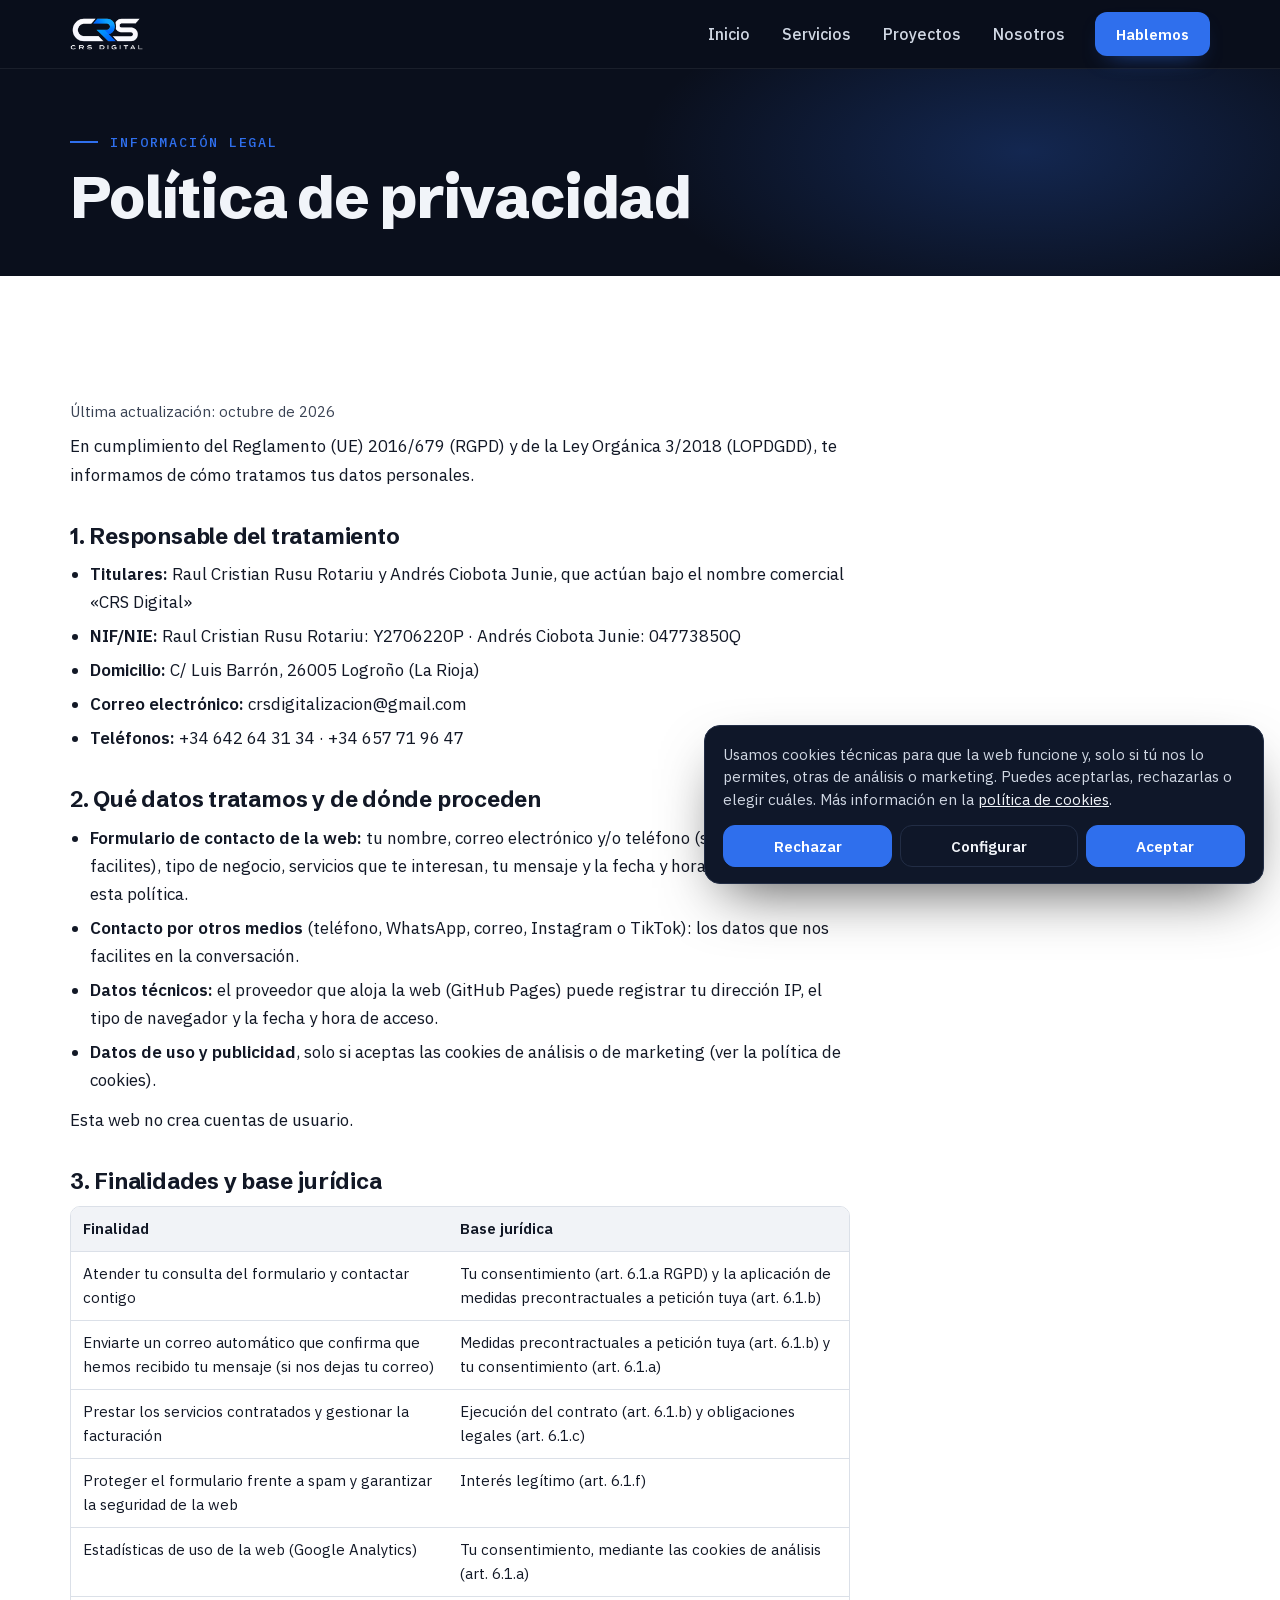
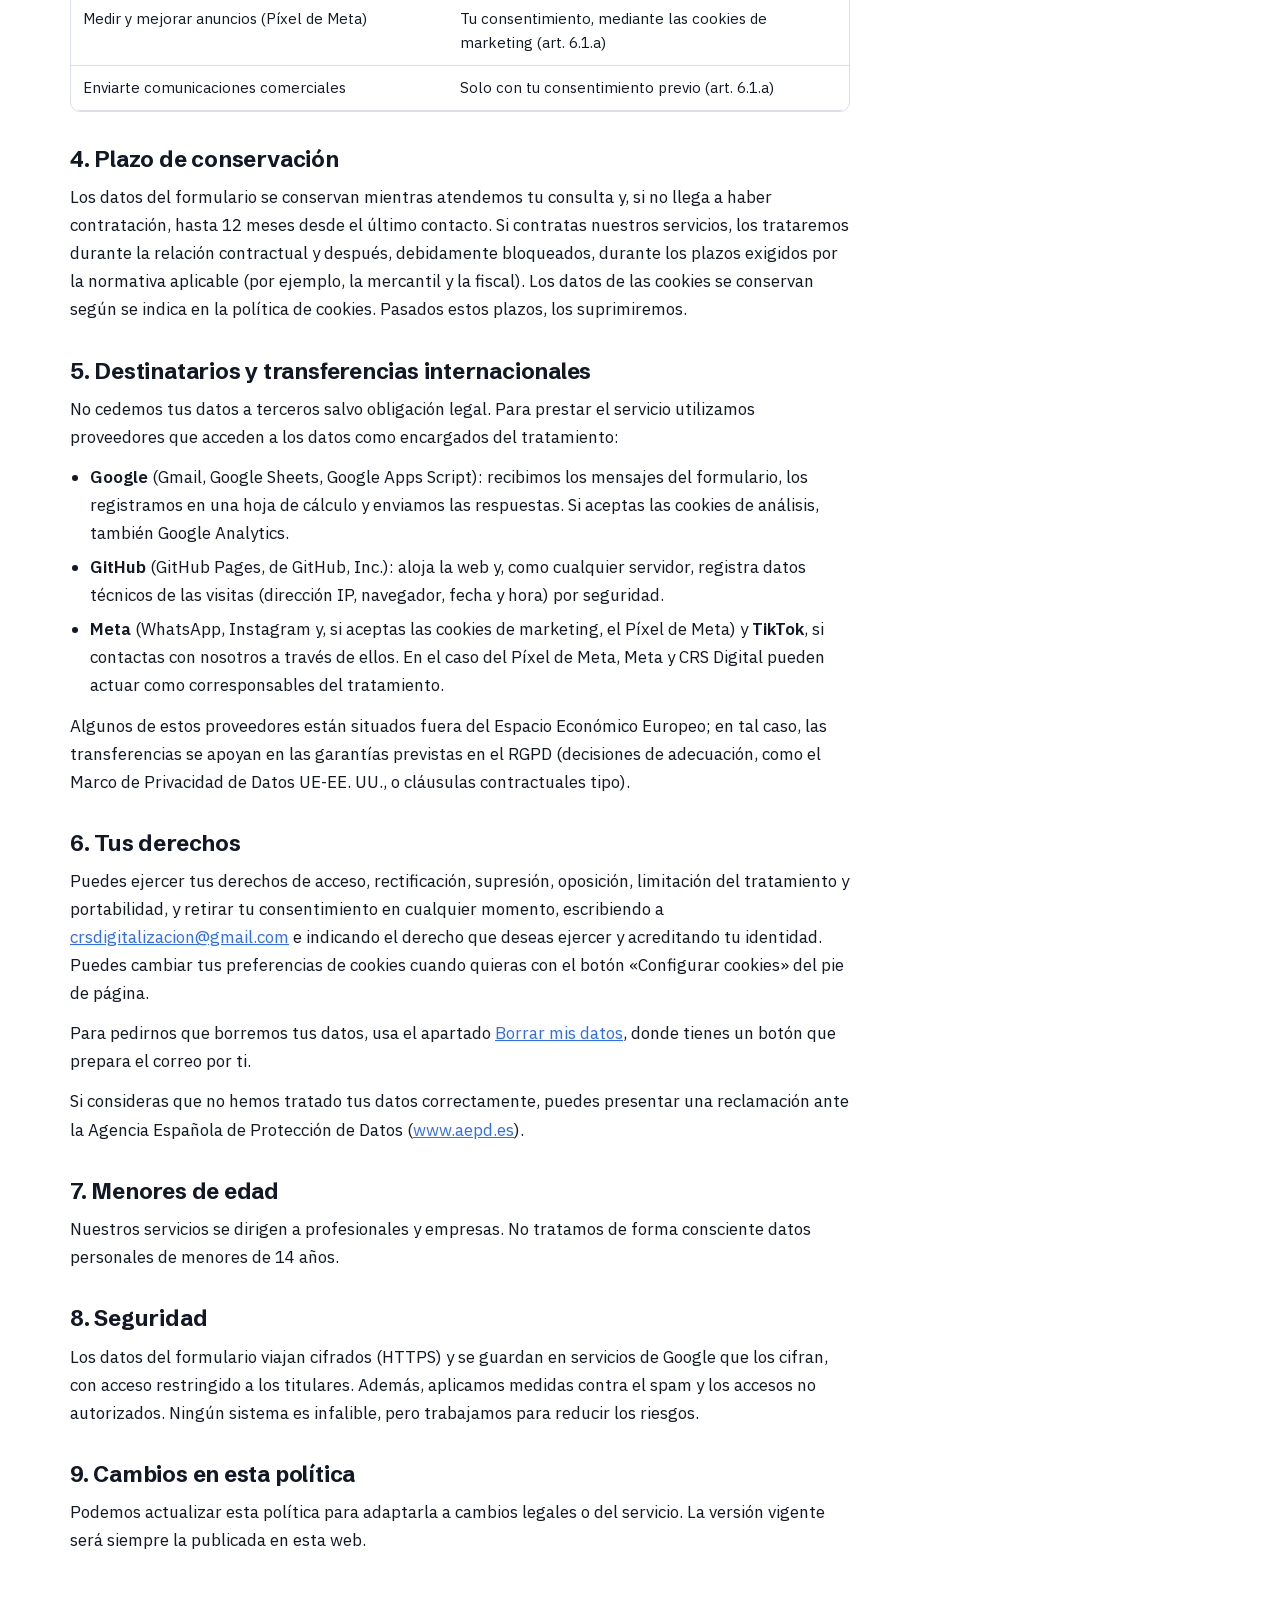
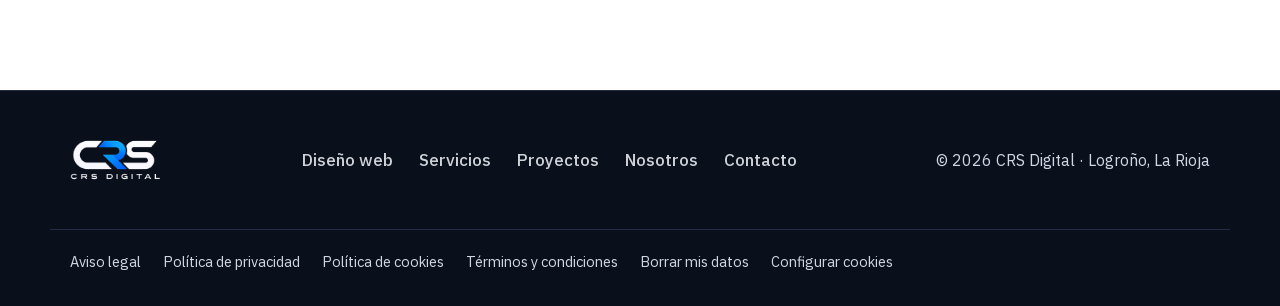
<file: privacidad.html>
<!DOCTYPE html>
<html lang="es">
<head>
<meta charset="utf-8">

<meta http-equiv="Content-Security-Policy" content="default-src 'self'; script-src 'self' https://www.googletagmanager.com https://connect.facebook.net; style-src 'self' 'unsafe-inline'; font-src 'self'; img-src 'self' data: https://www.google-analytics.com https://*.google-analytics.com https://www.googletagmanager.com https://www.facebook.com; connect-src 'self' https://script.google.com https://script.googleusercontent.com https://*.google-analytics.com https://*.analytics.google.com https://www.googletagmanager.com https://www.facebook.com https://connect.facebook.net; frame-src 'none'; base-uri 'self'; form-action 'self'; object-src 'none'; upgrade-insecure-requests">
<meta name="referrer" content="strict-origin-when-cross-origin">
<meta name="viewport" content="width=device-width, initial-scale=1, viewport-fit=cover">
<title>Política de privacidad | CRS Digital</title>
<meta name="description" content="Cómo tratamos tus datos personales en CRS Digital.">
<link rel="canonical" href="https://crsdigital.es/privacidad.html">

<link rel="icon" href="/favicon.ico" sizes="48x48">
<link rel="icon" type="image/png" sizes="48x48" href="/favicon.png">
<link rel="icon" type="image/png" sizes="96x96" href="/favicon-96.png">
<link rel="icon" type="image/png" sizes="192x192" href="/icon-192.png">
<link rel="apple-touch-icon" sizes="180x180" href="/apple-touch-icon.png">
<link rel="manifest" href="/site.webmanifest">

<script type="application/ld+json">[{"@context": "https://schema.org", "@type": "BreadcrumbList", "itemListElement": [{"@type": "ListItem", "position": 1, "name": "Inicio", "item": "https://crsdigital.es/"}, {"@type": "ListItem", "position": 2, "name": "Política de privacidad", "item": "https://crsdigital.es/privacidad.html"}]}]</script>
<meta name="theme-color" content="#0a0f1c">
<meta property="og:type" content="website">
<meta property="og:site_name" content="CRS Digital">
<meta property="og:title" content="Política de privacidad | CRS Digital">
<meta property="og:description" content="Cómo tratamos tus datos personales en CRS Digital.">
<meta property="og:locale" content="es_ES">
<meta property="og:url" content="https://crsdigital.es/privacidad.html">
<meta property="og:image" content="https://crsdigital.es/og.jpg">
<meta property="og:image:alt" content="Portátil y móvil mostrando webs diseñadas por CRS Digital">
<meta name="twitter:title" content="Política de privacidad | CRS Digital">
<meta name="twitter:description" content="Cómo tratamos tus datos personales en CRS Digital.">
<meta name="twitter:image" content="https://crsdigital.es/og.jpg">
<meta property="og:image:width" content="1200">
<meta property="og:image:height" content="630">
<meta name="twitter:card" content="summary_large_image">
<meta name="robots" content="index, follow, max-image-preview:large">
<link rel="preload" href="fonts/schibstedgrotesk_v7_Jqz55SSPQuCQF3t8uOwiUL-taUTtap9GayojdSFO.woff2" as="font" type="font/woff2" crossorigin>
<link rel="preload" href="fonts/ibmplexsans_v23_zYXzKVElMYYaJe8bpLHnCwDKr932-G7dytD-Dmu1syxeKYbSB4Zh.woff2" as="font" type="font/woff2" crossorigin>

<link rel="stylesheet" href="fonts.css">
<link rel="stylesheet" href="css/site.css?v=20261118">
</head>
<body>
<header class="top"><div class="wrap">
  <a class="logo" href="/" aria-label="CRS Digital, inicio"><img src="assets/logo-blanco.png" alt="CRS Digital" width="260" height="118"></a>
  <nav class="nav" id="nav" aria-label="Principal"><a href="/">Inicio</a><a href="servicios.html">Servicios</a><a href="proyectos.html">Proyectos</a><a href="nosotros.html">Nosotros</a></nav>
  <div class="acts"><a class="btn pri" href="#contacto">Hablemos</a>
  <button class="burger" id="burger" aria-label="Abrir menú" aria-expanded="false" aria-controls="nav"><span></span></button></div>
</div></header>
<main>
<section class="phero"><div class="wrap"><span class="eyebrow">Información legal</span><h1>Política de privacidad</h1></div></section>
<section class="band"><div class="wrap"><div class="legal">
      <h3>Política de privacidad</h3>
      <p class="upd">Última actualización: octubre de 2026</p>
      <p>En cumplimiento del Reglamento (UE) 2016/679 (RGPD) y de la Ley Orgánica 3/2018 (LOPDGDD), te informamos de cómo tratamos tus datos personales.</p>
      <h4>1. Responsable del tratamiento</h4>
      <ul>
        <li><b>Titulares:</b> Raul Cristian Rusu Rotariu y Andrés Ciobota Junie, que actúan bajo el nombre comercial «CRS Digital»</li>
        <li><b>NIF/NIE:</b> Raul Cristian Rusu Rotariu: Y2706220P · Andrés Ciobota Junie: 04773850Q</li>
        <li><b>Domicilio:</b> C/ Luis Barrón, 26005 Logroño (La Rioja)</li>
        <li><b>Correo electrónico:</b> crsdigitalizacion@gmail.com</li>
        <li><b>Teléfonos:</b> +34 642 64 31 34 · +34 657 71 96 47</li>
      </ul>
      <h4>2. Qué datos tratamos y de dónde proceden</h4>
      <ul>
        <li><b>Formulario de contacto de la web:</b> tu nombre, correo electrónico y/o teléfono (según lo que nos facilites), tipo de negocio, servicios que te interesan, tu mensaje y la fecha y hora en que aceptaste esta política.</li>
        <li><b>Contacto por otros medios</b> (teléfono, WhatsApp, correo, Instagram o TikTok): los datos que nos facilites en la conversación.</li>
        <li><b>Datos técnicos:</b> el proveedor que aloja la web (GitHub Pages) puede registrar tu dirección IP, el tipo de navegador y la fecha y hora de acceso.</li>
        <li><b>Datos de uso y publicidad</b>, solo si aceptas las cookies de análisis o de marketing (ver la política de cookies).</li>
      </ul>
      <p>Esta web no crea cuentas de usuario.</p>
      <h4>3. Finalidades y base jurídica</h4>
      <div class="tbl"><div class="tw"><table>
        <tr><th>Finalidad</th><th>Base jurídica</th></tr>
        <tr><td>Atender tu consulta del formulario y contactar contigo</td><td>Tu consentimiento (art. 6.1.a RGPD) y la aplicación de medidas precontractuales a petición tuya (art. 6.1.b)</td></tr>
        <tr><td>Enviarte un correo automático que confirma que hemos recibido tu mensaje (si nos dejas tu correo)</td><td>Medidas precontractuales a petición tuya (art. 6.1.b) y tu consentimiento (art. 6.1.a)</td></tr>
        <tr><td>Prestar los servicios contratados y gestionar la facturación</td><td>Ejecución del contrato (art. 6.1.b) y obligaciones legales (art. 6.1.c)</td></tr>
        <tr><td>Proteger el formulario frente a spam y garantizar la seguridad de la web</td><td>Interés legítimo (art. 6.1.f)</td></tr>
        <tr><td>Estadísticas de uso de la web (Google Analytics)</td><td>Tu consentimiento, mediante las cookies de análisis (art. 6.1.a)</td></tr>
        <tr><td>Medir y mejorar anuncios (Píxel de Meta)</td><td>Tu consentimiento, mediante las cookies de marketing (art. 6.1.a)</td></tr>
        <tr><td>Enviarte comunicaciones comerciales</td><td>Solo con tu consentimiento previo (art. 6.1.a)</td></tr>
      </table></div></div>
      <h4>4. Plazo de conservación</h4>
      <p>Los datos del formulario se conservan mientras atendemos tu consulta y, si no llega a haber contratación, hasta 12 meses desde el último contacto. Si contratas nuestros servicios, los trataremos durante la relación contractual y después, debidamente bloqueados, durante los plazos exigidos por la normativa aplicable (por ejemplo, la mercantil y la fiscal). Los datos de las cookies se conservan según se indica en la política de cookies. Pasados estos plazos, los suprimiremos.</p>
      <h4>5. Destinatarios y transferencias internacionales</h4>
      <p>No cedemos tus datos a terceros salvo obligación legal. Para prestar el servicio utilizamos proveedores que acceden a los datos como encargados del tratamiento:</p>
      <ul>
        <li><b>Google</b> (Gmail, Google Sheets, Google Apps Script): recibimos los mensajes del formulario, los registramos en una hoja de cálculo y enviamos las respuestas. Si aceptas las cookies de análisis, también Google Analytics.</li>
        <li><b>GitHub</b> (GitHub Pages, de GitHub, Inc.): aloja la web y, como cualquier servidor, registra datos técnicos de las visitas (dirección IP, navegador, fecha y hora) por seguridad.</li>
        
        <li><b>Meta</b> (WhatsApp, Instagram y, si aceptas las cookies de marketing, el Píxel de Meta) y <b>TikTok</b>, si contactas con nosotros a través de ellos. En el caso del Píxel de Meta, Meta y CRS Digital pueden actuar como corresponsables del tratamiento.</li>
      </ul>
      <p>Algunos de estos proveedores están situados fuera del Espacio Económico Europeo; en tal caso, las transferencias se apoyan en las garantías previstas en el RGPD (decisiones de adecuación, como el Marco de Privacidad de Datos UE-EE. UU., o cláusulas contractuales tipo).</p>
      <h4>6. Tus derechos</h4>
      <p>Puedes ejercer tus derechos de acceso, rectificación, supresión, oposición, limitación del tratamiento y portabilidad, y retirar tu consentimiento en cualquier momento, escribiendo a <a href="mailto:crsdigitalizacion@gmail.com">crsdigitalizacion@gmail.com</a> e indicando el derecho que deseas ejercer y acreditando tu identidad. Puedes cambiar tus preferencias de cookies cuando quieras con el botón «Configurar cookies» del pie de página.</p>
      <p>Para pedirnos que borremos tus datos, usa el apartado <a href="borrar-datos.html">Borrar mis datos</a>, donde tienes un botón que prepara el correo por ti.</p>
      <p>Si consideras que no hemos tratado tus datos correctamente, puedes presentar una reclamación ante la Agencia Española de Protección de Datos (<a href="https://www.aepd.es" target="_blank" rel="noopener">www.aepd.es</a>).</p>
      <h4>7. Menores de edad</h4>
      <p>Nuestros servicios se dirigen a profesionales y empresas. No tratamos de forma consciente datos personales de menores de 14 años.</p>
      <h4>8. Seguridad</h4>
      <p>Los datos del formulario viajan cifrados (HTTPS) y se guardan en servicios de Google que los cifran, con acceso restringido a los titulares. Además, aplicamos medidas contra el spam y los accesos no autorizados. Ningún sistema es infalible, pero trabajamos para reducir los riesgos.</p>
      <h4>9. Cambios en esta política</h4>
      <p>Podemos actualizar esta política para adaptarla a cambios legales o del servicio. La versión vigente será siempre la publicada en esta web.</p>
    </div></div></section>
</main>
<footer><div class="wrap">
  <img src="assets/logo-blanco.png" alt="CRS Digital" width="260" height="118">
  <nav aria-label="Pie"><a href="diseno-web.html">Diseño web</a><a href="servicios.html">Servicios</a><a href="proyectos.html">Proyectos</a><a href="nosotros.html">Nosotros</a><a href="#contacto">Contacto</a></nav>
  <span>© 2026 CRS Digital · Logroño, La Rioja</span>
</div><div class="wrap flegal"><nav aria-label="Información legal"><a href="aviso-legal.html">Aviso legal</a><a href="privacidad.html">Política de privacidad</a><a href="cookies.html">Política de cookies</a><a href="terminos.html">Términos y condiciones</a><a href="borrar-datos.html">Borrar mis datos</a><button type="button" data-prefs>Configurar cookies</button></nav></div></footer>
<div id="cookie" class="cookie" role="dialog" aria-label="Aviso de cookies" hidden>
  <p>Usamos cookies técnicas para que la web funcione y, solo si tú nos lo permites, otras de análisis o marketing. Puedes aceptarlas, rechazarlas o elegir cuáles. Más información en la <a href="cookies.html">política de cookies</a>.</p>
  <div class="cbtns"><button type="button" class="cb" data-c="reject">Rechazar</button><button type="button" class="cb ghost" data-prefs>Configurar</button><button type="button" class="cb" data-c="accept">Aceptar</button></div>
</div>
<div id="cprefs" class="modal" role="dialog" aria-modal="true" aria-label="Preferencias de cookies" hidden>
  <div class="panel">
    <button type="button" class="x" data-close aria-label="Cerrar">×</button>
    <h3>Preferencias de cookies</h3>
    <p>Elige qué tipos de cookies permites. Puedes cambiarlo cuando quieras desde el pie de página.</p>
    <div class="opt"><div><b>Necesarias</b><p>Imprescindibles para que la web funcione y recordar tu elección. Siempre activas.</p></div><label class="sw"><input type="checkbox" checked disabled aria-label="Necesarias"><i></i></label></div>
    <div class="opt"><div><b>Análisis</b><p>Google Analytics: nos dice cuántas personas visitan la web y qué secciones ven.</p></div><label class="sw"><input type="checkbox" id="c-an" aria-label="Análisis"><i></i></label></div>
    <div class="opt"><div><b>Marketing</b><p>Píxel de Meta: nos permite medir y mejorar nuestros anuncios en Instagram y Facebook.</p></div><label class="sw"><input type="checkbox" id="c-mk" aria-label="Marketing"><i></i></label></div>
    <div class="cbtns"><button type="button" class="cb" data-c="reject">Rechazar todas</button><button type="button" class="cb ghost" data-c="save">Guardar selección</button><button type="button" class="cb" data-c="accept">Aceptar todas</button></div>
  </div>
</div>
<script src="js/site.js?v=20261118b"></script>
</body>
</html>
</file>
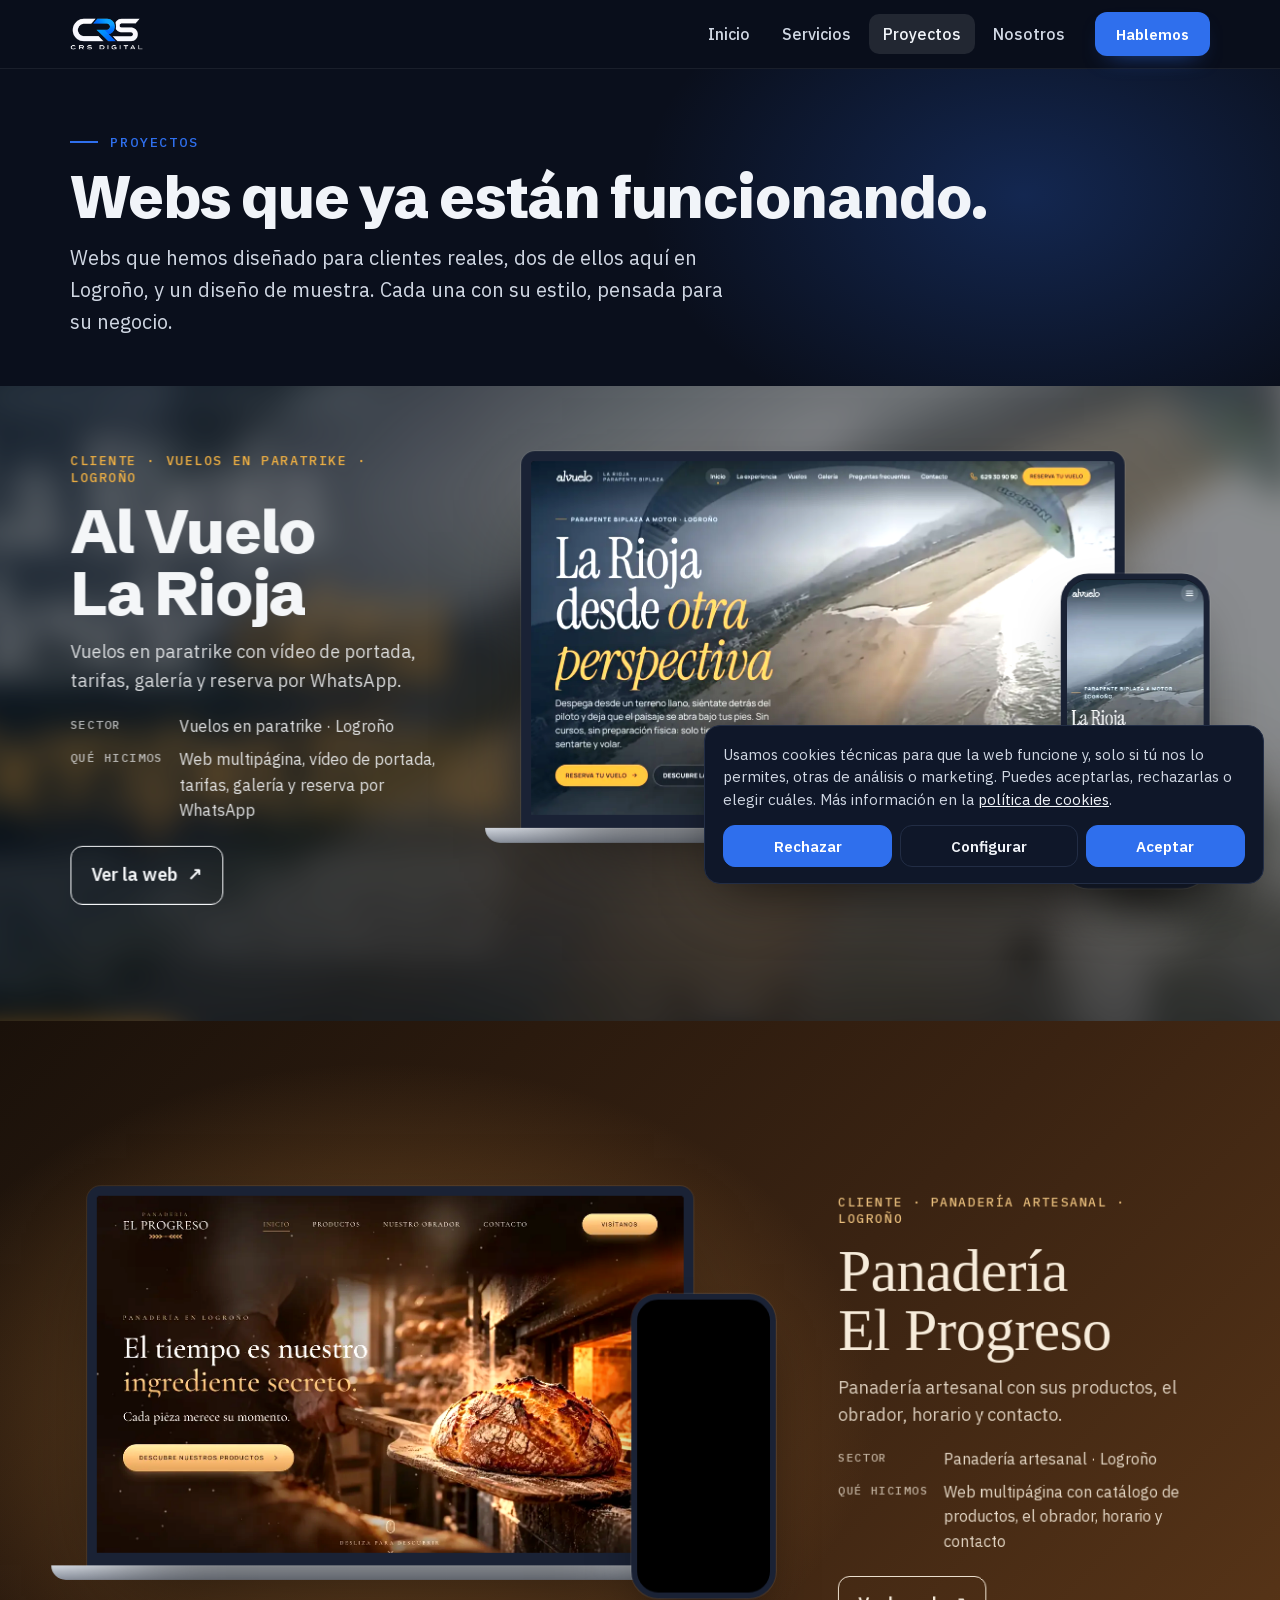
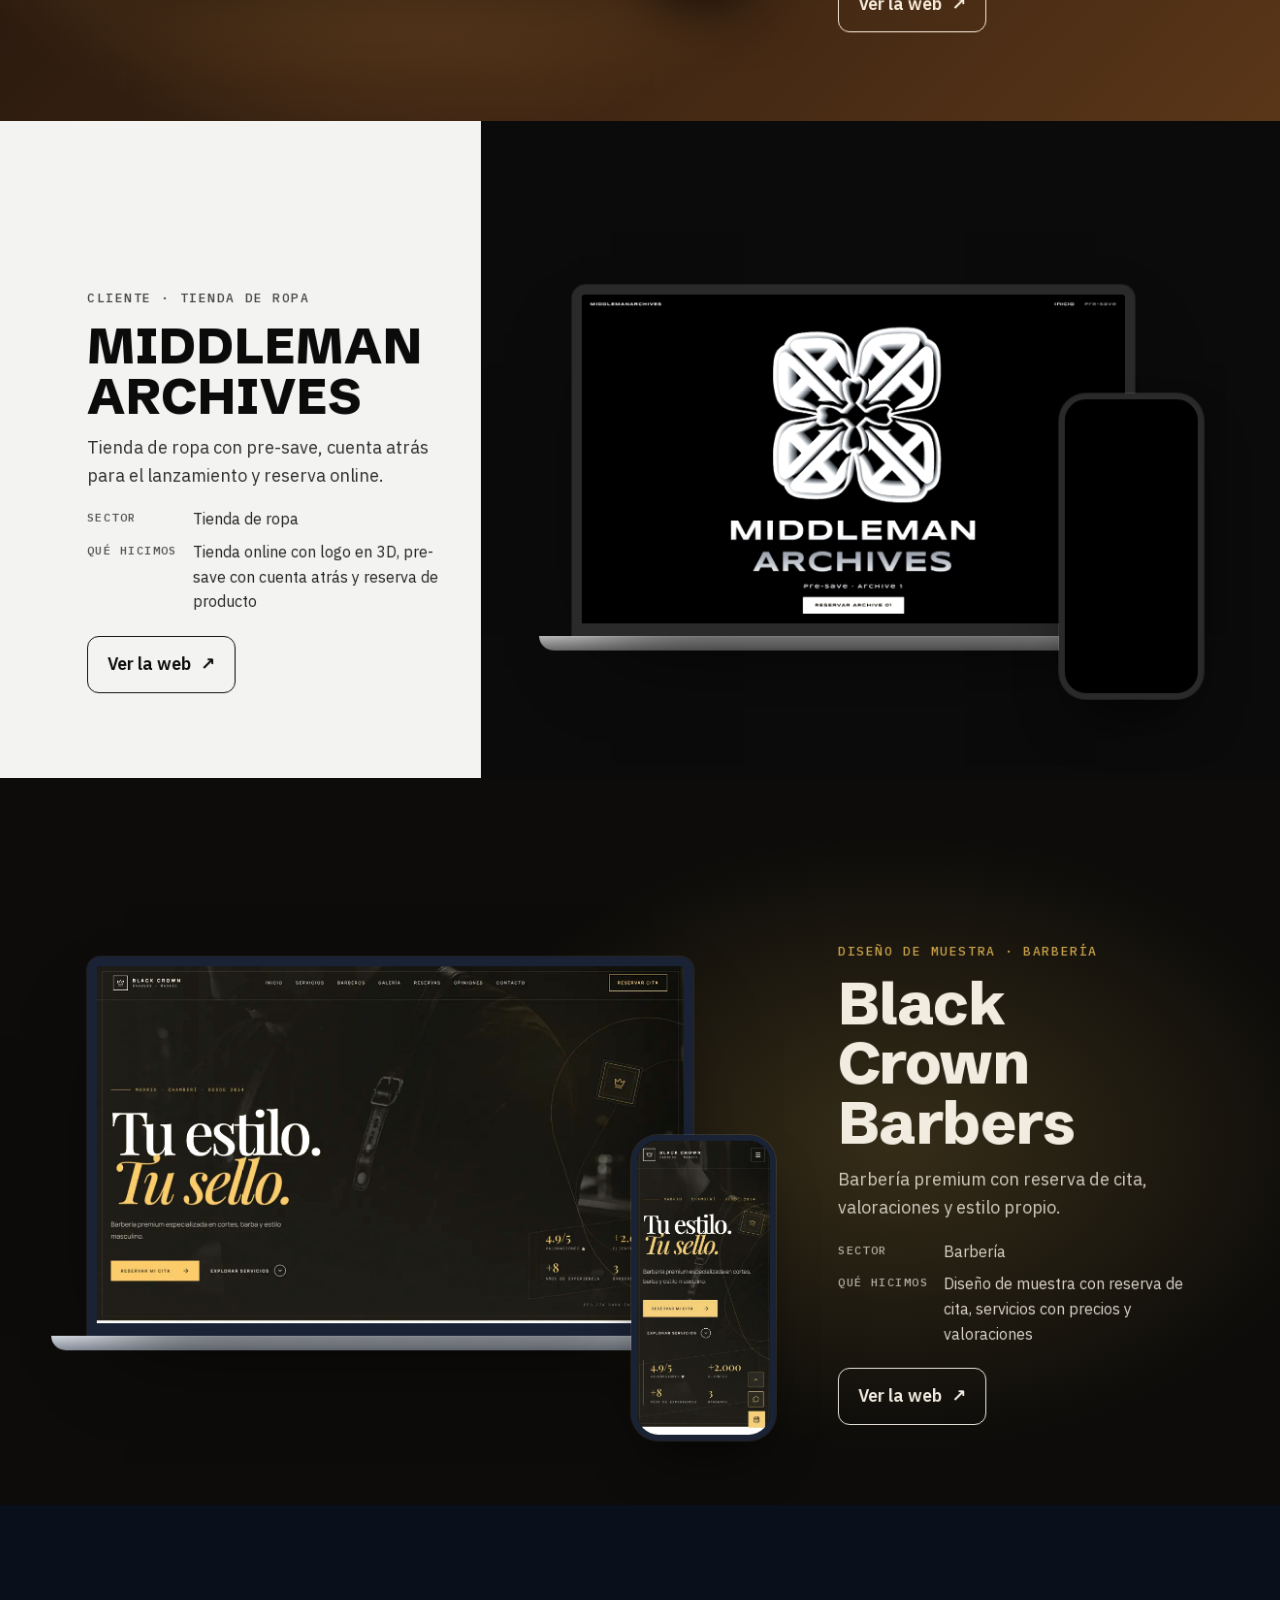
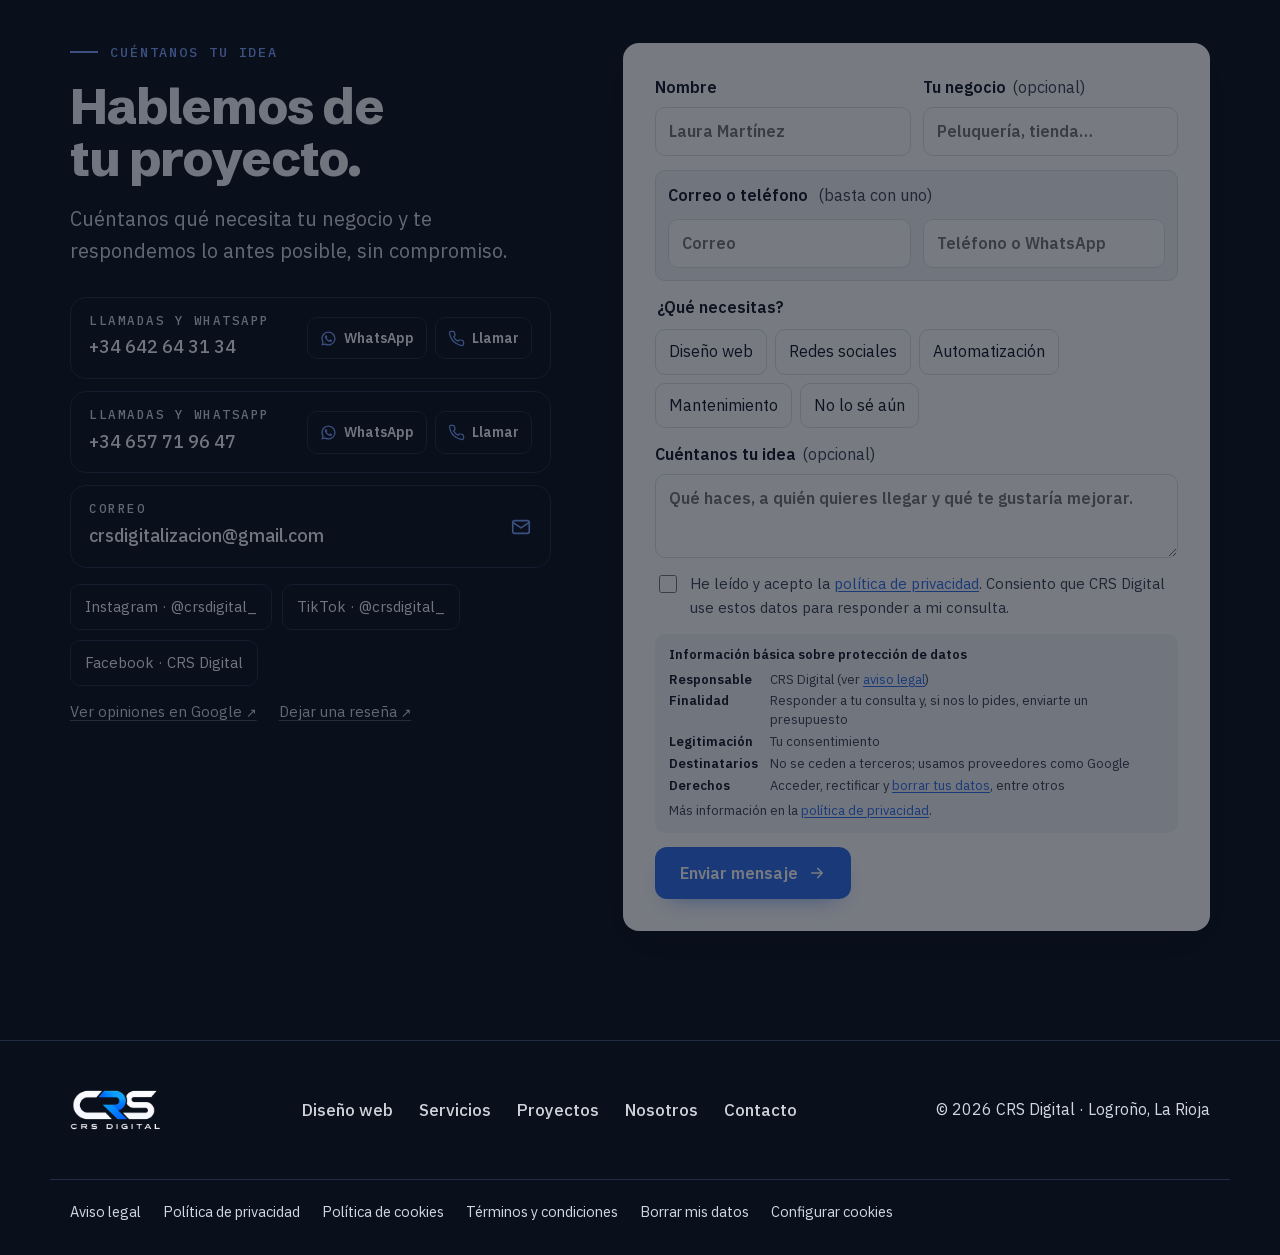
<file: proyectos.html>
<!DOCTYPE html>
<html lang="es">
<head>
<meta charset="utf-8">

<meta http-equiv="Content-Security-Policy" content="default-src 'self'; script-src 'self' https://www.googletagmanager.com https://connect.facebook.net; style-src 'self' 'unsafe-inline'; font-src 'self'; img-src 'self' data: https://www.google-analytics.com https://*.google-analytics.com https://www.googletagmanager.com https://www.facebook.com; connect-src 'self' https://script.google.com https://script.googleusercontent.com https://*.google-analytics.com https://*.analytics.google.com https://www.googletagmanager.com https://www.facebook.com https://connect.facebook.net; frame-src 'none'; base-uri 'self'; form-action 'self'; object-src 'none'; upgrade-insecure-requests">
<meta name="referrer" content="strict-origin-when-cross-origin">
<meta name="viewport" content="width=device-width, initial-scale=1, viewport-fit=cover">
<title>Proyectos de diseño web | CRS Digital, Logroño</title>
<meta name="description" content="Webs que hemos diseñado para negocios reales, como Al Vuelo La Rioja y Panadería El Progreso en Logroño, o la tienda de Middleman Archives.">
<link rel="canonical" href="https://crsdigital.es/proyectos.html">

<link rel="icon" href="/favicon.ico" sizes="48x48">
<link rel="icon" type="image/png" sizes="48x48" href="/favicon.png">
<link rel="icon" type="image/png" sizes="96x96" href="/favicon-96.png">
<link rel="icon" type="image/png" sizes="192x192" href="/icon-192.png">
<link rel="apple-touch-icon" sizes="180x180" href="/apple-touch-icon.png">
<link rel="manifest" href="/site.webmanifest">

<script type="application/ld+json">[{"@context": "https://schema.org", "@type": "BreadcrumbList", "itemListElement": [{"@type": "ListItem", "position": 1, "name": "Inicio", "item": "https://crsdigital.es/"}, {"@type": "ListItem", "position": 2, "name": "Proyectos de diseño web", "item": "https://crsdigital.es/proyectos.html"}]}]</script>
<meta name="theme-color" content="#0a0f1c">
<meta property="og:type" content="website">
<meta property="og:site_name" content="CRS Digital">
<meta property="og:title" content="Proyectos de diseño web | CRS Digital, Logroño">
<meta property="og:description" content="Webs que hemos diseñado para negocios reales, como Al Vuelo La Rioja y Panadería El Progreso en Logroño, o la tienda de Middleman Archives.">
<meta property="og:locale" content="es_ES">
<meta property="og:url" content="https://crsdigital.es/proyectos.html">
<meta property="og:image" content="https://crsdigital.es/og.jpg">
<meta property="og:image:alt" content="Portátil y móvil mostrando webs diseñadas por CRS Digital">
<meta name="twitter:title" content="Proyectos de diseño web | CRS Digital, Logroño">
<meta name="twitter:description" content="Webs que hemos diseñado para negocios reales, como Al Vuelo La Rioja y Panadería El Progreso en Logroño, o la tienda de Middleman Archives.">
<meta name="twitter:image" content="https://crsdigital.es/og.jpg">
<meta property="og:image:width" content="1200">
<meta property="og:image:height" content="630">
<meta name="twitter:card" content="summary_large_image">
<meta name="robots" content="index, follow, max-image-preview:large">
<link rel="preload" href="fonts/schibstedgrotesk_v7_Jqz55SSPQuCQF3t8uOwiUL-taUTtap9GayojdSFO.woff2" as="font" type="font/woff2" crossorigin>
<link rel="preload" href="fonts/ibmplexsans_v23_zYXzKVElMYYaJe8bpLHnCwDKr932-G7dytD-Dmu1syxeKYbSB4Zh.woff2" as="font" type="font/woff2" crossorigin>

<link rel="stylesheet" href="fonts.css">
<link rel="stylesheet" href="css/site.css?v=20261118">
</head>
<body>
<header class="top"><div class="wrap">
  <a class="logo" href="/" aria-label="CRS Digital, inicio"><img src="assets/logo-blanco.png" alt="CRS Digital" width="260" height="118"></a>
  <nav class="nav" id="nav" aria-label="Principal"><a href="/">Inicio</a><a href="servicios.html">Servicios</a><a href="proyectos.html" aria-current="page">Proyectos</a><a href="nosotros.html">Nosotros</a></nav>
  <div class="acts"><a class="btn pri" href="#contacto">Hablemos</a>
  <button class="burger" id="burger" aria-label="Abrir menú" aria-expanded="false" aria-controls="nav"><span></span></button></div>
</div></header>
<main>
<section class="phero"><div class="wrap"><span class="eyebrow">Proyectos</span><h1>Webs que ya están funcionando.</h1>
<p>Webs que hemos diseñado para clientes reales, dos de ellos aquí en Logroño, y un diseño de muestra. Cada una con su estilo, pensada para su negocio.</p></div></section>

<section class="pb pb-alvuelo"><div class="pb-bg" aria-hidden="true"></div><div class="wrap pb-w rv whole">
  <div class="pb-t"><span class="tag">Cliente · Vuelos en paratrike · Logroño</span><h2>Al Vuelo La Rioja</h2><p>Vuelos en paratrike con vídeo de portada, tarifas, galería y reserva por WhatsApp.</p><dl><dt>Sector</dt><dd>Vuelos en paratrike · Logroño</dd><dt>Qué hicimos</dt><dd>Web multipágina, vídeo de portada, tarifas, galería y reserva por WhatsApp</dd></dl>
    <a class="pb-link" href="https://crsdigitalizacion.github.io/al-vuelo-la-rioja/" target="_blank" rel="noopener">Ver la web <i>↗</i></a></div>
  <a class="pb-dev" href="https://crsdigitalizacion.github.io/al-vuelo-la-rioja/" target="_blank" rel="noopener" aria-label="Abrir la web de Al Vuelo La Rioja">
    <div class="laptop"><div class="scr"><img src="assets/alvuelo-desk.webp" alt="Web de Al Vuelo La Rioja en ordenador" width="1200" height="750" decoding="async"></div><div class="base"></div></div>
    <div class="phone" data-depth=".08"><img src="assets/alvuelo-movil.webp" alt="Web de Al Vuelo La Rioja en móvil" width="520" height="1125" decoding="async"></div></a>
</div></section>
<section class="pb pb-panaderia flip"><div class="pb-bg" aria-hidden="true"></div><div class="wrap pb-w rv whole">
  <div class="pb-t"><span class="tag">Cliente · Panadería artesanal · Logroño</span><h2>Panadería El Progreso</h2><p>Panadería artesanal con sus productos, el obrador, horario y contacto.</p><dl><dt>Sector</dt><dd>Panadería artesanal · Logroño</dd><dt>Qué hicimos</dt><dd>Web multipágina con catálogo de productos, el obrador, horario y contacto</dd></dl>
    <a class="pb-link" href="https://panaderiaelprogreso.es/" target="_blank" rel="noopener">Ver la web <i>↗</i></a></div>
  <a class="pb-dev" href="https://panaderiaelprogreso.es/" target="_blank" rel="noopener" aria-label="Abrir la web de Panadería El Progreso">
    <div class="laptop"><div class="scr"><img src="assets/panaderia-desk.webp" alt="Web de Panadería El Progreso en ordenador" width="1200" height="750" decoding="async"></div><div class="base"></div></div>
    <div class="phone" data-depth=".08"><img src="assets/panaderia-movil.webp" alt="Web de Panadería El Progreso en móvil" width="520" height="1125" decoding="async"></div></a>
</div></section>
<section class="pb pb-middleman"><div class="pb-bg" aria-hidden="true"></div><div class="wrap pb-w rv whole">
  <div class="pb-t"><span class="tag">Cliente · Tienda de ropa</span><h2>Middleman Archives</h2><p>Tienda de ropa con pre-save, cuenta atrás para el lanzamiento y reserva online.</p><dl><dt>Sector</dt><dd>Tienda de ropa</dd><dt>Qué hicimos</dt><dd>Tienda online con logo en 3D, pre-save con cuenta atrás y reserva de producto</dd></dl>
    <a class="pb-link" href="https://middlemanarchives.es" target="_blank" rel="noopener">Ver la web <i>↗</i></a></div>
  <a class="pb-dev" href="https://middlemanarchives.es" target="_blank" rel="noopener" aria-label="Abrir la web de Middleman Archives">
    <div class="laptop"><div class="scr"><img src="assets/middleman-desk.webp" alt="Web de Middleman Archives en ordenador" width="1200" height="750" decoding="async"></div><div class="base"></div></div>
    <div class="phone" data-depth=".08"><img src="assets/middleman-movil.webp" alt="Web de Middleman Archives en móvil" width="520" height="1125" decoding="async"></div></a>
</div></section>
<section class="pb pb-barber flip"><div class="pb-bg" aria-hidden="true"></div><div class="wrap pb-w rv whole">
  <div class="pb-t"><span class="tag">Diseño de muestra · Barbería</span><h2>Black Crown Barbers</h2><p>Barbería premium con reserva de cita, valoraciones y estilo propio.</p><dl><dt>Sector</dt><dd>Barbería</dd><dt>Qué hicimos</dt><dd>Diseño de muestra con reserva de cita, servicios con precios y valoraciones</dd></dl>
    <a class="pb-link" href="https://andresjunie2003-droid.github.io/Black-crown-barbers/" target="_blank" rel="noopener">Ver la web <i>↗</i></a></div>
  <a class="pb-dev" href="https://andresjunie2003-droid.github.io/Black-crown-barbers/" target="_blank" rel="noopener" aria-label="Abrir la web de Black Crown Barbers">
    <div class="laptop"><div class="scr"><img src="assets/barber-desk.webp" alt="Web de Black Crown Barbers en ordenador" width="1200" height="750" decoding="async"></div><div class="base"></div></div>
    <div class="phone" data-depth=".08"><img src="assets/barber-movil.webp" alt="Web de Black Crown Barbers en móvil" width="520" height="1125" decoding="async"></div></a>
</div></section>
<section class="band ink" id="contacto"><div class="wrap contact">
  <div class="rv">
    <div class="head" style="margin-bottom:0"><span class="eyebrow">Cuéntanos tu idea</span><h2>Hablemos de tu proyecto.</h2>
    <p class="lead">Cuéntanos qué necesita tu negocio y te respondemos lo antes posible, sin compromiso.</p></div>
    <div class="direct">
      <div class="num"><div><small>Llamadas y WhatsApp</small><b>+34 642 64 31 34</b></div><span class="acts2"><a href="https://wa.me/34642643134?text=Hola%2C%20he%20visto%20vuestra%20web%20y%20me%20interesa%20una%20p%C3%A1gina%20para%20mi%20negocio." target="_blank" rel="noopener" aria-label="WhatsApp al +34 642 64 31 34"><svg viewBox="0 0 24 24" fill="currentColor"><path d="M12 2a10 10 0 0 0-8.6 15.1L2 22l5-1.3A10 10 0 1 0 12 2zm0 18.2a8.2 8.2 0 0 1-4.2-1.15l-.3-.2-3 .8.8-2.9-.2-.3A8.2 8.2 0 1 1 12 20.2zm4.5-6.1c-.25-.12-1.47-.72-1.7-.8-.23-.09-.4-.13-.56.12-.17.25-.64.8-.79.97-.14.16-.29.18-.54.06-.25-.12-1.05-.39-2-1.24-.74-.66-1.24-1.47-1.38-1.72-.15-.25-.02-.38.11-.5.11-.11.25-.29.37-.43.12-.15.16-.25.25-.42.08-.16.04-.31-.02-.43-.06-.12-.56-1.35-.77-1.85-.2-.48-.41-.42-.56-.43h-.48c-.17 0-.43.06-.66.31-.23.25-.87.85-.87 2.07 0 1.22.89 2.4 1.01 2.57.12.16 1.75 2.67 4.24 3.74.59.26 1.05.41 1.41.52.59.19 1.13.16 1.56.1.48-.07 1.47-.6 1.67-1.18.21-.58.21-1.07.15-1.18-.06-.1-.23-.16-.48-.29z"/></svg><em>WhatsApp</em></a><a href="tel:+34642643134" aria-label="Llamar al +34 642 64 31 34"><svg viewBox="0 0 24 24" fill="none" stroke="currentColor" stroke-width="1.8" stroke-linecap="round" stroke-linejoin="round"><path d="M22 16.9v3a2 2 0 0 1-2.2 2 19.8 19.8 0 0 1-8.6-3.1 19.5 19.5 0 0 1-6-6A19.8 19.8 0 0 1 2.1 4.2 2 2 0 0 1 4.1 2h3a2 2 0 0 1 2 1.7c.1.9.4 1.8.7 2.7a2 2 0 0 1-.5 2.1L8 9.8a16 16 0 0 0 6 6l1.3-1.3a2 2 0 0 1 2.1-.4c.9.3 1.8.6 2.7.7a2 2 0 0 1 1.7 2z"/></svg><em>Llamar</em></a></span></div>
      <div class="num"><div><small>Llamadas y WhatsApp</small><b>+34 657 71 96 47</b></div><span class="acts2"><a href="https://wa.me/34657719647?text=Hola%2C%20he%20visto%20vuestra%20web%20y%20me%20interesa%20una%20p%C3%A1gina%20para%20mi%20negocio." target="_blank" rel="noopener" aria-label="WhatsApp al +34 657 71 96 47"><svg viewBox="0 0 24 24" fill="currentColor"><path d="M12 2a10 10 0 0 0-8.6 15.1L2 22l5-1.3A10 10 0 1 0 12 2zm0 18.2a8.2 8.2 0 0 1-4.2-1.15l-.3-.2-3 .8.8-2.9-.2-.3A8.2 8.2 0 1 1 12 20.2zm4.5-6.1c-.25-.12-1.47-.72-1.7-.8-.23-.09-.4-.13-.56.12-.17.25-.64.8-.79.97-.14.16-.29.18-.54.06-.25-.12-1.05-.39-2-1.24-.74-.66-1.24-1.47-1.38-1.72-.15-.25-.02-.38.11-.5.11-.11.25-.29.37-.43.12-.15.16-.25.25-.42.08-.16.04-.31-.02-.43-.06-.12-.56-1.35-.77-1.85-.2-.48-.41-.42-.56-.43h-.48c-.17 0-.43.06-.66.31-.23.25-.87.85-.87 2.07 0 1.22.89 2.4 1.01 2.57.12.16 1.75 2.67 4.24 3.74.59.26 1.05.41 1.41.52.59.19 1.13.16 1.56.1.48-.07 1.47-.6 1.67-1.18.21-.58.21-1.07.15-1.18-.06-.1-.23-.16-.48-.29z"/></svg><em>WhatsApp</em></a><a href="tel:+34657719647" aria-label="Llamar al +34 657 71 96 47"><svg viewBox="0 0 24 24" fill="none" stroke="currentColor" stroke-width="1.8" stroke-linecap="round" stroke-linejoin="round"><path d="M22 16.9v3a2 2 0 0 1-2.2 2 19.8 19.8 0 0 1-8.6-3.1 19.5 19.5 0 0 1-6-6A19.8 19.8 0 0 1 2.1 4.2 2 2 0 0 1 4.1 2h3a2 2 0 0 1 2 1.7c.1.9.4 1.8.7 2.7a2 2 0 0 1-.5 2.1L8 9.8a16 16 0 0 0 6 6l1.3-1.3a2 2 0 0 1 2.1-.4c.9.3 1.8.6 2.7.7a2 2 0 0 1 1.7 2z"/></svg><em>Llamar</em></a></span></div>
      <div><div><small>Correo</small><b>crsdigitalizacion@gmail.com</b></div><svg viewBox="0 0 24 24" fill="none" stroke="currentColor" stroke-width="1.8" stroke-linecap="round" stroke-linejoin="round"><rect x="3" y="5" width="18" height="14" rx="2"/><path d="M3 7l9 6 9-6"/></svg></div>
    </div>
    <div class="social"><a href="https://ig.me/m/crsdigital_" target="_blank" rel="noopener">Instagram · @crsdigital_</a><a href="https://www.tiktok.com/@crsdigital_" target="_blank" rel="noopener">TikTok · @crsdigital_</a><a href="https://www.facebook.com/profile.php?id=61595041363949" target="_blank" rel="noopener">Facebook · CRS Digital</a></div>
    <div class="greviews"><a href="https://g.page/r/CZZv5NaNSHlfEBM" target="_blank" rel="noopener">Ver opiniones en Google <i>↗</i></a><a href="https://g.page/r/CZZv5NaNSHlfEBM/review" target="_blank" rel="noopener">Dejar una reseña <i>↗</i></a></div>
  </div>
  <div class="fwrap rv">
  <form class="form" id="form" novalidate>
    <div class="two"><label for="f-name">Nombre<input id="f-name" type="text" maxlength="80" autocomplete="name" placeholder="Laura Martínez"></label>
    <label for="f-biz">Tu negocio <span>(opcional)</span><input id="f-biz" type="text" maxlength="80" placeholder="Peluquería, tienda…"></label></div>
    <fieldset class="reach"><legend>Correo o teléfono <span>(basta con uno)</span></legend>
    <div class="two"><label for="f-email"><i>Correo</i><input id="f-email" type="email" maxlength="120" autocomplete="email" inputmode="email" placeholder="Correo"></label>
    <label for="f-phone"><i>Teléfono o WhatsApp</i><input id="f-phone" type="tel" maxlength="30" autocomplete="tel" inputmode="tel" placeholder="Teléfono o WhatsApp"></label></div></fieldset>
    <fieldset style="border:0;padding:0;margin:0;display:grid;gap:8px"><legend style="font-weight:600;font-size:16px;margin-bottom:8px">¿Qué necesitas?</legend>
      <div class="chips"><label><input type="checkbox" name="needs" value="Diseño web"><span>Diseño web</span></label><label><input type="checkbox" name="needs" value="Redes sociales"><span>Redes sociales</span></label><label><input type="checkbox" name="needs" value="Automatización"><span>Automatización</span></label><label><input type="checkbox" name="needs" value="Mantenimiento"><span>Mantenimiento</span></label><label><input type="checkbox" name="needs" value="Otra cosa / no lo sé"><span>No lo sé aún</span></label></div></fieldset>
    <label for="f-msg">Cuéntanos tu idea <span>(opcional)</span><textarea id="f-msg" maxlength="1500" placeholder="Qué haces, a quién quieres llegar y qué te gustaría mejorar."></textarea></label>
    <div class="hp" aria-hidden="true"><label>No rellenes este campo<input id="f-web" type="text" tabindex="-1" autocomplete="off"></label></div>
    <label class="consent" for="f-consent"><input type="checkbox" id="f-consent"> <span>He leído y acepto la <a href="privacidad.html">política de privacidad</a>. Consiento que CRS Digital use estos datos para responder a mi consulta.</span></label>
    <div class="pinfo"><b>Información básica sobre protección de datos</b><dl><dt>Responsable</dt><dd>CRS Digital (ver <a href="aviso-legal.html">aviso legal</a>)</dd><dt>Finalidad</dt><dd>Responder a tu consulta y, si nos lo pides, enviarte un presupuesto</dd><dt>Legitimación</dt><dd>Tu consentimiento</dd><dt>Destinatarios</dt><dd>No se ceden a terceros; usamos proveedores como Google</dd><dt>Derechos</dt><dd>Acceder, rectificar y <a href="borrar-datos.html">borrar tus datos</a>, entre otros</dd></dl><span>Más información en la <a href="privacidad.html">política de privacidad</a>.</span></div>
    <div class="fsub"><button class="btn pri" type="submit" id="f-send">Enviar mensaje <svg viewBox="0 0 24 24" fill="none" stroke="currentColor" stroke-width="2.2" stroke-linecap="round" stroke-linejoin="round"><path d="M5 12h14M13 6l6 6-6 6"/></svg></button></div>
    <p class="fmsg" id="f-out" role="status" aria-live="polite" hidden></p>
  </form>
  <div class="fok" id="f-ok" hidden><div class="tick" aria-hidden="true">✓</div><h3>¡Gracias, lo hemos recibido!</h3><p id="f-ok-txt">Nos pondremos en contacto contigo lo antes posible.</p>
    <p class="fspam" id="f-ok-spam" hidden>También te hemos enviado un correo de confirmación. Si no lo ves en unos minutos, revisa la carpeta de spam.</p>
    <p class="fspam" id="f-ok-demo" hidden>Modo de prueba: no se ha enviado nada.</p>
    <button type="button" class="btn sec" id="f-again">Enviar otro mensaje</button></div>
  </div>
</div></section>
</main>
<footer><div class="wrap">
  <img src="assets/logo-blanco.png" alt="CRS Digital" width="260" height="118">
  <nav aria-label="Pie"><a href="diseno-web.html">Diseño web</a><a href="servicios.html">Servicios</a><a href="proyectos.html">Proyectos</a><a href="nosotros.html">Nosotros</a><a href="#contacto">Contacto</a></nav>
  <span>© 2026 CRS Digital · Logroño, La Rioja</span>
</div><div class="wrap flegal"><nav aria-label="Información legal"><a href="aviso-legal.html">Aviso legal</a><a href="privacidad.html">Política de privacidad</a><a href="cookies.html">Política de cookies</a><a href="terminos.html">Términos y condiciones</a><a href="borrar-datos.html">Borrar mis datos</a><button type="button" data-prefs>Configurar cookies</button></nav></div></footer>
<div id="cookie" class="cookie" role="dialog" aria-label="Aviso de cookies" hidden>
  <p>Usamos cookies técnicas para que la web funcione y, solo si tú nos lo permites, otras de análisis o marketing. Puedes aceptarlas, rechazarlas o elegir cuáles. Más información en la <a href="cookies.html">política de cookies</a>.</p>
  <div class="cbtns"><button type="button" class="cb" data-c="reject">Rechazar</button><button type="button" class="cb ghost" data-prefs>Configurar</button><button type="button" class="cb" data-c="accept">Aceptar</button></div>
</div>
<div id="cprefs" class="modal" role="dialog" aria-modal="true" aria-label="Preferencias de cookies" hidden>
  <div class="panel">
    <button type="button" class="x" data-close aria-label="Cerrar">×</button>
    <h3>Preferencias de cookies</h3>
    <p>Elige qué tipos de cookies permites. Puedes cambiarlo cuando quieras desde el pie de página.</p>
    <div class="opt"><div><b>Necesarias</b><p>Imprescindibles para que la web funcione y recordar tu elección. Siempre activas.</p></div><label class="sw"><input type="checkbox" checked disabled aria-label="Necesarias"><i></i></label></div>
    <div class="opt"><div><b>Análisis</b><p>Google Analytics: nos dice cuántas personas visitan la web y qué secciones ven.</p></div><label class="sw"><input type="checkbox" id="c-an" aria-label="Análisis"><i></i></label></div>
    <div class="opt"><div><b>Marketing</b><p>Píxel de Meta: nos permite medir y mejorar nuestros anuncios en Instagram y Facebook.</p></div><label class="sw"><input type="checkbox" id="c-mk" aria-label="Marketing"><i></i></label></div>
    <div class="cbtns"><button type="button" class="cb" data-c="reject">Rechazar todas</button><button type="button" class="cb ghost" data-c="save">Guardar selección</button><button type="button" class="cb" data-c="accept">Aceptar todas</button></div>
  </div>
</div>
<script src="js/site.js?v=20261118b"></script>
</body>
</html>
</file>
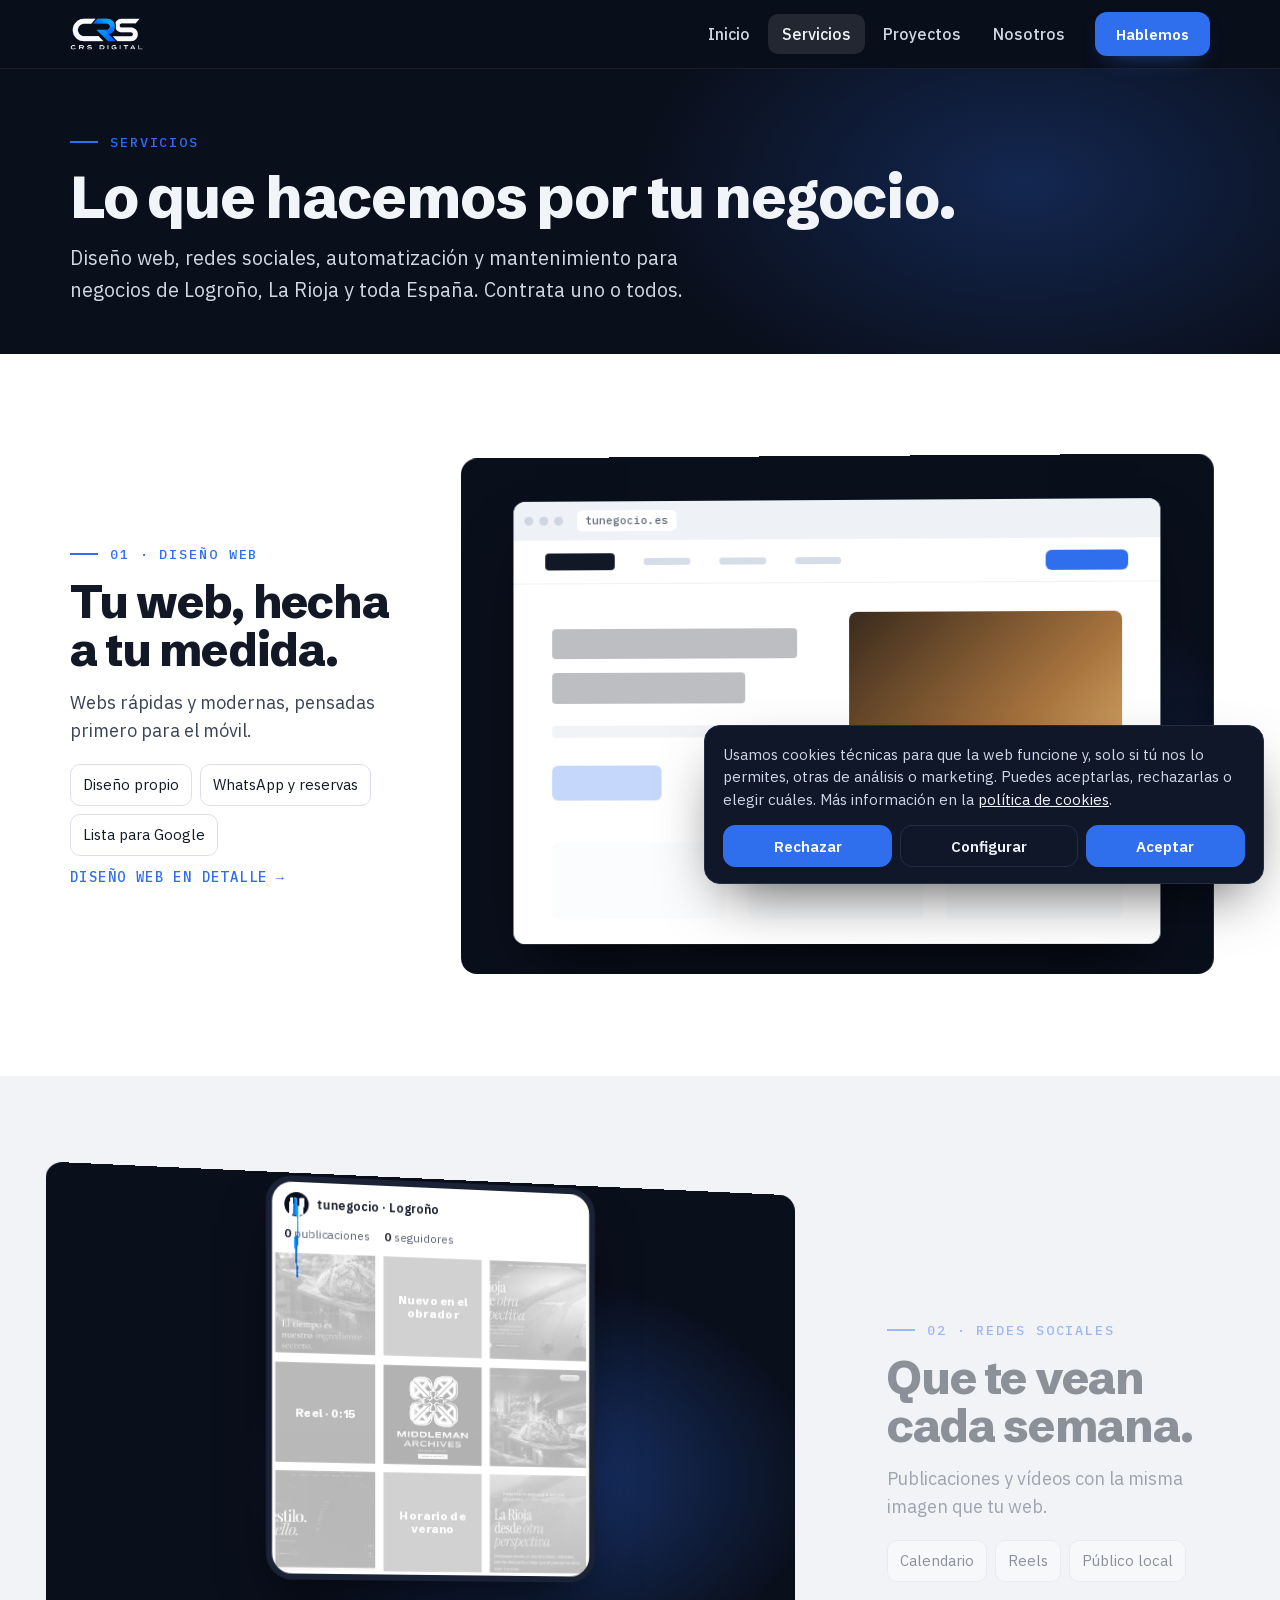
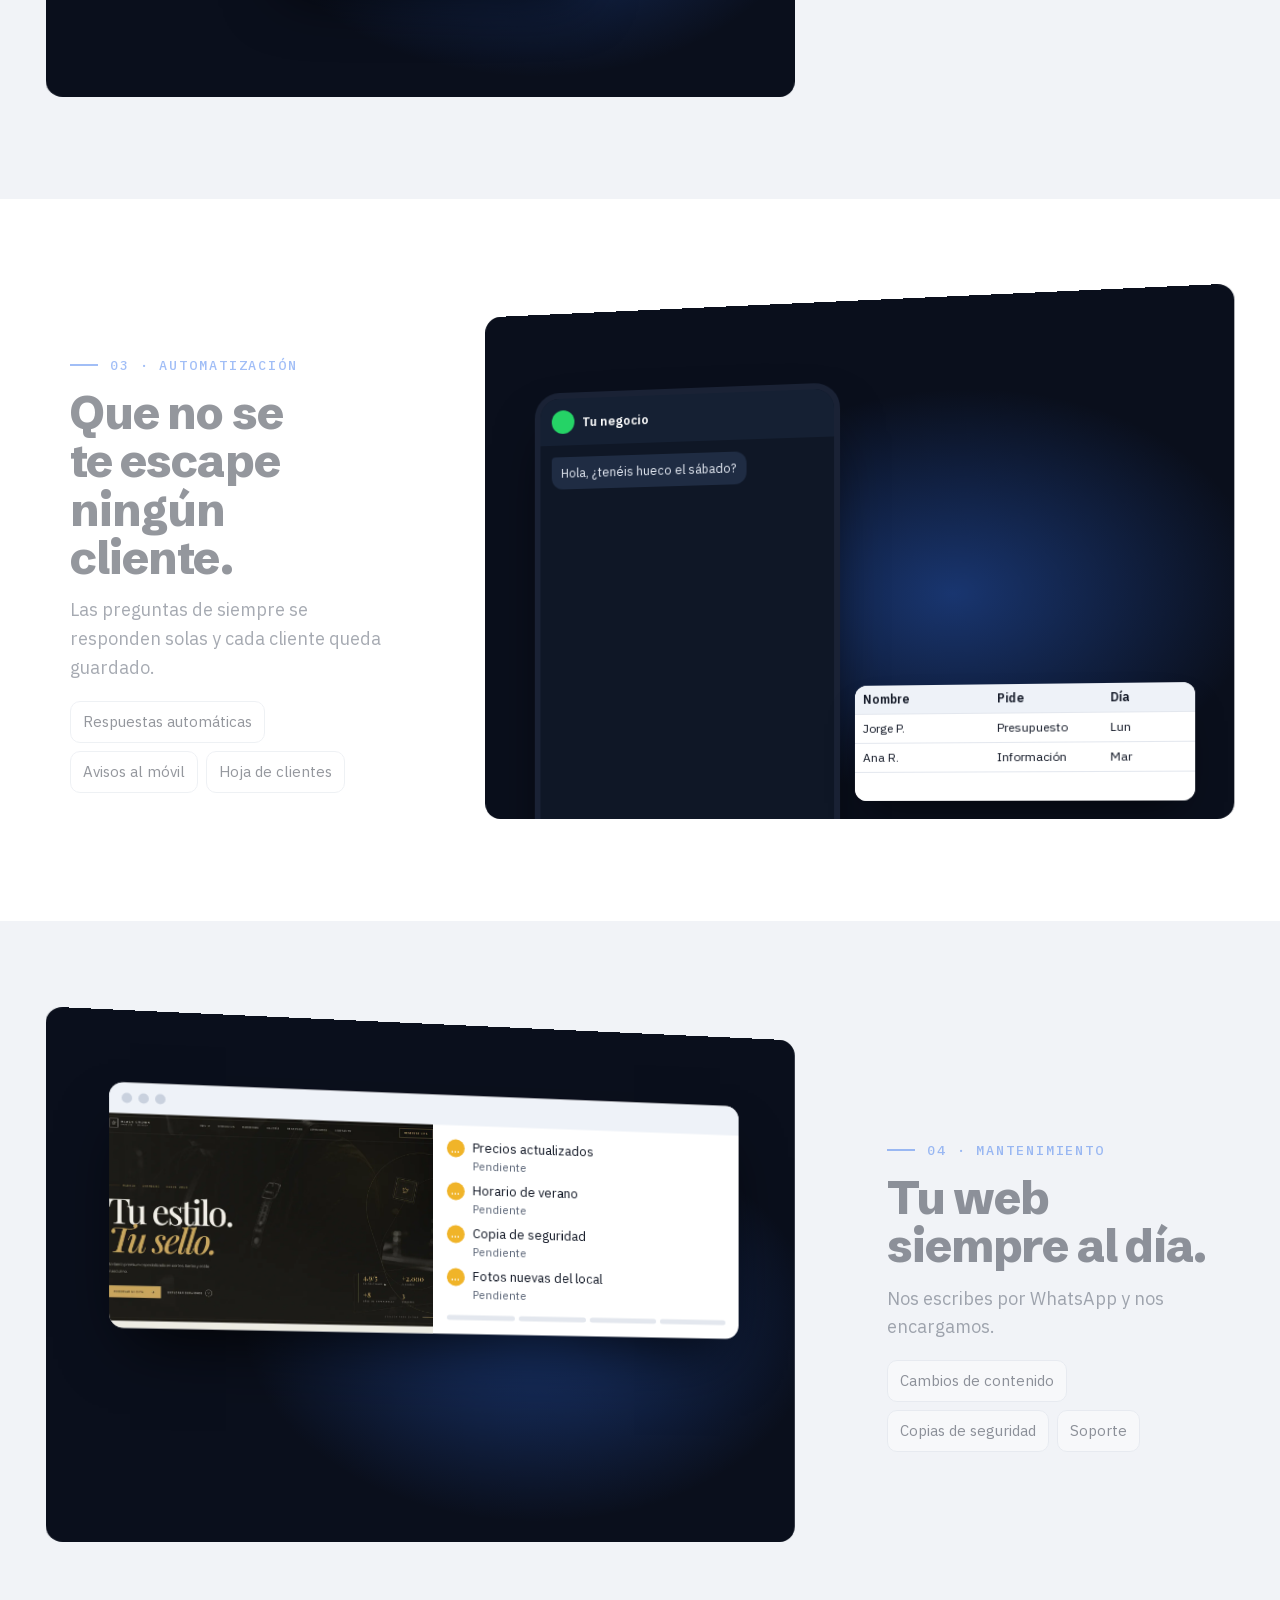
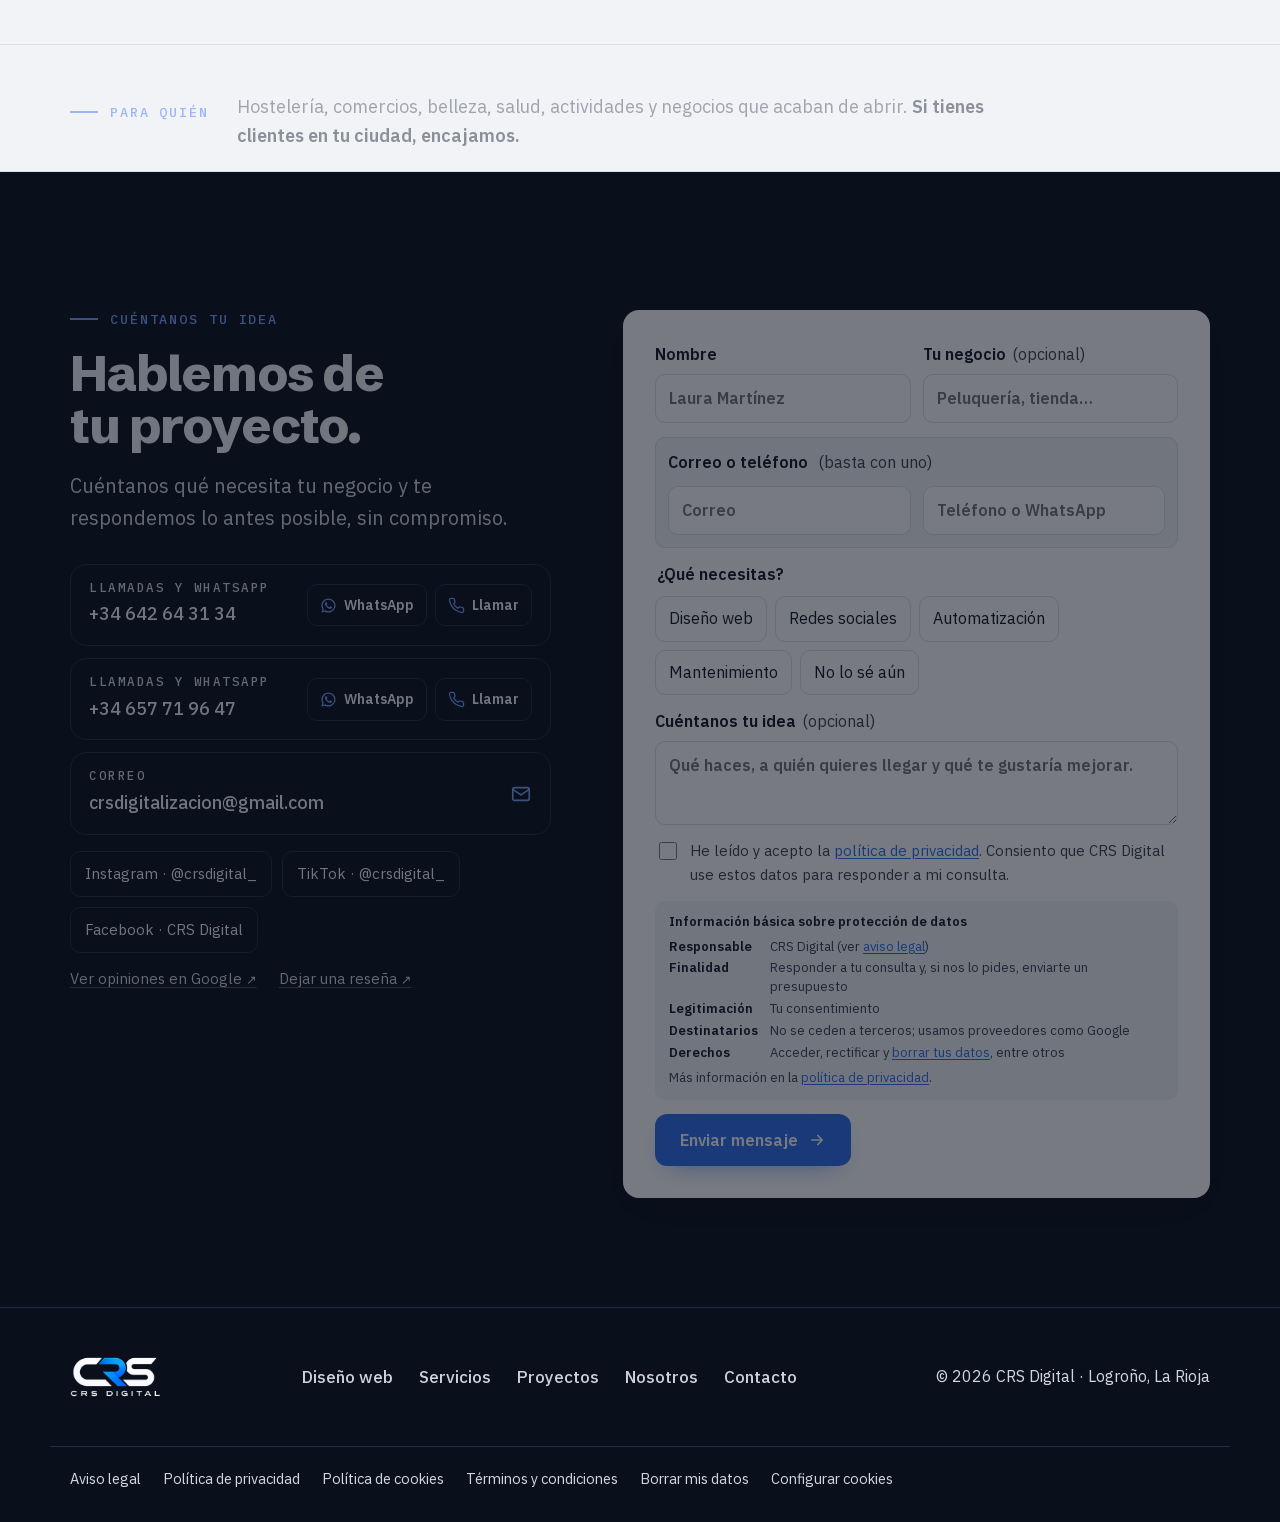
<file: servicios.html>
<!DOCTYPE html>
<html lang="es">
<head>
<meta charset="utf-8">

<meta http-equiv="Content-Security-Policy" content="default-src 'self'; script-src 'self' https://www.googletagmanager.com https://connect.facebook.net; style-src 'self' 'unsafe-inline'; font-src 'self'; img-src 'self' data: https://www.google-analytics.com https://*.google-analytics.com https://www.googletagmanager.com https://www.facebook.com; connect-src 'self' https://script.google.com https://script.googleusercontent.com https://*.google-analytics.com https://*.analytics.google.com https://www.googletagmanager.com https://www.facebook.com https://connect.facebook.net; frame-src 'none'; base-uri 'self'; form-action 'self'; object-src 'none'; upgrade-insecure-requests">
<meta name="referrer" content="strict-origin-when-cross-origin">
<meta name="viewport" content="width=device-width, initial-scale=1, viewport-fit=cover">
<title>Servicios: diseño web, redes sociales y más | CRS Digital</title>
<meta name="description" content="Diseño web, gestión de redes sociales, automatización y mantenimiento para negocios de Logroño, La Rioja y toda España. Contrata uno o todos.">
<link rel="canonical" href="https://crsdigital.es/servicios.html">

<link rel="icon" href="/favicon.ico" sizes="48x48">
<link rel="icon" type="image/png" sizes="48x48" href="/favicon.png">
<link rel="icon" type="image/png" sizes="96x96" href="/favicon-96.png">
<link rel="icon" type="image/png" sizes="192x192" href="/icon-192.png">
<link rel="apple-touch-icon" sizes="180x180" href="/apple-touch-icon.png">
<link rel="manifest" href="/site.webmanifest">

<script type="application/ld+json">[{"@context": "https://schema.org", "@type": "BreadcrumbList", "itemListElement": [{"@type": "ListItem", "position": 1, "name": "Inicio", "item": "https://crsdigital.es/"}, {"@type": "ListItem", "position": 2, "name": "Servicios", "item": "https://crsdigital.es/servicios.html"}]}]</script>
<meta name="theme-color" content="#0a0f1c">
<meta property="og:type" content="website">
<meta property="og:site_name" content="CRS Digital">
<meta property="og:title" content="Servicios: diseño web, redes sociales y más | CRS Digital">
<meta property="og:description" content="Diseño web, gestión de redes sociales, automatización y mantenimiento para negocios de Logroño, La Rioja y toda España. Contrata uno o todos.">
<meta property="og:locale" content="es_ES">
<meta property="og:url" content="https://crsdigital.es/servicios.html">
<meta property="og:image" content="https://crsdigital.es/og.jpg">
<meta property="og:image:alt" content="Portátil y móvil mostrando webs diseñadas por CRS Digital">
<meta name="twitter:title" content="Servicios: diseño web, redes sociales y más | CRS Digital">
<meta name="twitter:description" content="Diseño web, gestión de redes sociales, automatización y mantenimiento para negocios de Logroño, La Rioja y toda España. Contrata uno o todos.">
<meta name="twitter:image" content="https://crsdigital.es/og.jpg">
<meta property="og:image:width" content="1200">
<meta property="og:image:height" content="630">
<meta name="twitter:card" content="summary_large_image">
<meta name="robots" content="index, follow, max-image-preview:large">
<link rel="preload" href="fonts/schibstedgrotesk_v7_Jqz55SSPQuCQF3t8uOwiUL-taUTtap9GayojdSFO.woff2" as="font" type="font/woff2" crossorigin>
<link rel="preload" href="fonts/ibmplexsans_v23_zYXzKVElMYYaJe8bpLHnCwDKr932-G7dytD-Dmu1syxeKYbSB4Zh.woff2" as="font" type="font/woff2" crossorigin>

<link rel="stylesheet" href="fonts.css">
<link rel="stylesheet" href="css/site.css?v=20261118">
</head>
<body>
<header class="top"><div class="wrap">
  <a class="logo" href="/" aria-label="CRS Digital, inicio"><img src="assets/logo-blanco.png" alt="CRS Digital" width="260" height="118"></a>
  <nav class="nav" id="nav" aria-label="Principal"><a href="/">Inicio</a><a href="servicios.html" aria-current="page">Servicios</a><a href="proyectos.html">Proyectos</a><a href="nosotros.html">Nosotros</a></nav>
  <div class="acts"><a class="btn pri" href="#contacto">Hablemos</a>
  <button class="burger" id="burger" aria-label="Abrir menú" aria-expanded="false" aria-controls="nav"><span></span></button></div>
</div></header>
<main>
<section class="phero"><div class="wrap"><span class="eyebrow">Servicios</span><h1>Lo que hacemos por tu negocio.</h1>
<p>Diseño web, redes sociales, automatización y mantenimiento para negocios de Logroño, La Rioja y toda España. Contrata uno o todos.</p></div></section>
<section class="svb" id="web"><div class="wrap svb-w">
  <div class="svb-t rv"><span class="eyebrow">01 · Diseño web</span><h2>Tu web, hecha a tu medida.</h2><p>Webs rápidas y modernas, pensadas primero para el móvil.</p><div class="chips2"><span>Diseño propio</span><span>WhatsApp y reservas</span><span>Lista para Google</span></div><a class="more" href="diseno-web.html">Diseño web en detalle <i>→</i></a></div>
  <div class="svb-m"><div class="comp sc sc-web rv from-r" data-loop="7800" aria-hidden="true"><div class="bw" data-depth=".03"><div class="bar"><i></i><i></i><i></i><span>tunegocio.es</span></div><div class="vw">
   <div class="w-nav" data-at="300"><b></b><s></s><s></s><s></s><em></em></div><div class="w-img" data-at="800"></div>
   <div class="w-t1" data-at="1300"></div><div class="w-t2" data-at="1550"></div><div class="w-t3" data-at="1850"></div><div class="w-btn" data-at="2200"></div>
   <div class="w-cards"><i data-at="2650"></i><i data-at="2850"></i><i data-at="3050"></i></div>
   <img class="w-real" data-at="4000" src="assets/panaderia-desk.webp" alt="" width="1200" height="750"></div></div>
   <div class="badge" data-at="5300" data-depth=".16">✓ Lista para publicar</div></div></div>
</div></section>
<section class="svb mist" id="redes"><div class="wrap svb-w flip">
  <div class="svb-t rv"><span class="eyebrow">02 · Redes sociales</span><h2>Que te vean cada semana.</h2><p>Publicaciones y vídeos con la misma imagen que tu web.</p><div class="chips2"><span>Calendario</span><span>Reels</span><span>Público local</span></div></div>
  <div class="svb-m"><div class="comp sc sc-redes c-redes rv from-l" data-loop="8400" aria-hidden="true"><div class="feed" data-depth=".05"><div class="fh"><span class="av"><img src="assets/logo-blanco.png" alt="" width="260" height="118"></span>tunegocio · Logroño</div>
   <div class="stats"><span><b data-count="48" data-at="200">0</b> publicaciones</span><span><b data-count="1260" data-at="200">0</b> seguidores</span></div>
   <div class="grid"><div data-at="700" style="background-image:url(assets/panaderia-movil.webp)"></div><div class="t" data-at="1050">Nuevo en el obrador</div><div data-at="1400" style="background-image:url(assets/alvuelo-desk.webp)"></div>
   <div class="k" data-at="1750">Reel · 0:15</div><div data-at="2100" style="background-image:url(assets/middleman-desk.webp)"></div><div data-at="2450" style="background-image:url(assets/panaderia-desk.webp);background-position:right"></div>
   <div data-at="2800" style="background-image:url(assets/barber-desk.webp)"></div><div class="t" data-at="3150">Horario de verano</div><div data-at="3500" style="background-image:url(assets/alvuelo-movil.webp)"></div></div></div>
   <div class="toast" data-at="3900" data-depth=".14">Publicado<small>hace 1 minuto</small></div>
   <div class="likes" data-at="4600" data-depth=".17"><i class="hrt">♥</i> <b data-count="128" data-at="4600">0</b> me gusta</div></div></div>
</div></section>
<section class="svb" id="automatizacion"><div class="wrap svb-w">
  <div class="svb-t rv"><span class="eyebrow">03 · Automatización</span><h2>Que no se te escape ningún cliente.</h2><p>Las preguntas de siempre se responden solas y cada cliente queda guardado.</p><div class="chips2"><span>Respuestas automáticas</span><span>Avisos al móvil</span><span>Hoja de clientes</span></div></div>
  <div class="svb-m"><div class="comp sc sc-auto c-auto rv from-r" data-loop="8600" aria-hidden="true"><div class="chat" data-depth=".04"><div class="ch"><i></i>Tu negocio</div><div class="msgs">
   <div class="m in base">Hola, ¿tenéis hueco el sábado?</div>
   <div class="typing" data-at="1200" data-until="2000"><i></i><i></i><i></i></div>
   <div class="m out" data-at="2000"><span class="auto">Respuesta automática</span>¡Hola! Sí, a las 11:00. ¿Te lo reservo?</div>
   <div class="m in" data-at="3000">Sí, perfecto 👍</div></div></div>
   <div class="fly" data-at="3800">Laura · sábado 11:00</div>
   <div class="sheet" data-depth=".11"><div class="hd"><span>Nombre</span><span>Pide</span><span>Día</span></div><div><span>Jorge P.</span><span>Presupuesto</span><span>Lun</span></div><div><span>Ana R.</span><span>Información</span><span>Mar</span></div><div class="nr" data-at="4700"><span>Laura M.</span><span>Reserva</span><span>Sáb</span></div></div>
   <div class="notif" data-at="5100" data-depth=".18"><b>Nuevo contacto guardado</b>Laura M. · reserva sábado</div></div></div>
</div></section>
<section class="svb mist" id="mantenimiento"><div class="wrap svb-w flip">
  <div class="svb-t rv"><span class="eyebrow">04 · Mantenimiento</span><h2>Tu web siempre al día.</h2><p>Nos escribes por WhatsApp y nos encargamos.</p><div class="chips2"><span>Cambios de contenido</span><span>Copias de seguridad</span><span>Soporte</span></div></div>
  <div class="svb-m"><div class="comp sc sc-mant c-mant rv from-l" data-loop="7800" aria-hidden="true"><div class="win" data-depth=".03"><div class="bar"><i></i><i></i><i></i></div><div class="body"><img src="assets/barber-desk.webp" alt="" loading="lazy" width="1200" height="750">
   <div><ul><li data-at="900" data-done="Corte + barba · 25 €"><b></b><span>Precios actualizados<small data-done="Corte + barba · 25 €"></small></span></li><li data-at="1900"><b></b><span>Horario de verano<small data-done="Publicado"></small></span></li><li data-at="2900"><b></b><span>Copia de seguridad<small data-done="Hecha hoy"></small></span></li><li data-at="3900"><b></b><span>Fotos nuevas del local<small data-done="Subidas"></small></span></li></ul>
   <div class="prog"><i data-at="900"></i><i data-at="1900"></i><i data-at="2900"></i><i data-at="3900"></i></div></div></div></div>
   <div class="badge" data-at="4700" data-depth=".16">✓ Tu web, al día</div></div></div>
</div></section>
<section class="who"><div class="wrap rv"><span class="eyebrow">Para quién</span><p>Hostelería, comercios, belleza, salud, actividades y negocios que acaban de abrir. <b>Si tienes clientes en tu ciudad, encajamos.</b></p></div></section>
<section class="band ink" id="contacto"><div class="wrap contact">
  <div class="rv">
    <div class="head" style="margin-bottom:0"><span class="eyebrow">Cuéntanos tu idea</span><h2>Hablemos de tu proyecto.</h2>
    <p class="lead">Cuéntanos qué necesita tu negocio y te respondemos lo antes posible, sin compromiso.</p></div>
    <div class="direct">
      <div class="num"><div><small>Llamadas y WhatsApp</small><b>+34 642 64 31 34</b></div><span class="acts2"><a href="https://wa.me/34642643134?text=Hola%2C%20he%20visto%20vuestra%20web%20y%20me%20interesa%20una%20p%C3%A1gina%20para%20mi%20negocio." target="_blank" rel="noopener" aria-label="WhatsApp al +34 642 64 31 34"><svg viewBox="0 0 24 24" fill="currentColor"><path d="M12 2a10 10 0 0 0-8.6 15.1L2 22l5-1.3A10 10 0 1 0 12 2zm0 18.2a8.2 8.2 0 0 1-4.2-1.15l-.3-.2-3 .8.8-2.9-.2-.3A8.2 8.2 0 1 1 12 20.2zm4.5-6.1c-.25-.12-1.47-.72-1.7-.8-.23-.09-.4-.13-.56.12-.17.25-.64.8-.79.97-.14.16-.29.18-.54.06-.25-.12-1.05-.39-2-1.24-.74-.66-1.24-1.47-1.38-1.72-.15-.25-.02-.38.11-.5.11-.11.25-.29.37-.43.12-.15.16-.25.25-.42.08-.16.04-.31-.02-.43-.06-.12-.56-1.35-.77-1.85-.2-.48-.41-.42-.56-.43h-.48c-.17 0-.43.06-.66.31-.23.25-.87.85-.87 2.07 0 1.22.89 2.4 1.01 2.57.12.16 1.75 2.67 4.24 3.74.59.26 1.05.41 1.41.52.59.19 1.13.16 1.56.1.48-.07 1.47-.6 1.67-1.18.21-.58.21-1.07.15-1.18-.06-.1-.23-.16-.48-.29z"/></svg><em>WhatsApp</em></a><a href="tel:+34642643134" aria-label="Llamar al +34 642 64 31 34"><svg viewBox="0 0 24 24" fill="none" stroke="currentColor" stroke-width="1.8" stroke-linecap="round" stroke-linejoin="round"><path d="M22 16.9v3a2 2 0 0 1-2.2 2 19.8 19.8 0 0 1-8.6-3.1 19.5 19.5 0 0 1-6-6A19.8 19.8 0 0 1 2.1 4.2 2 2 0 0 1 4.1 2h3a2 2 0 0 1 2 1.7c.1.9.4 1.8.7 2.7a2 2 0 0 1-.5 2.1L8 9.8a16 16 0 0 0 6 6l1.3-1.3a2 2 0 0 1 2.1-.4c.9.3 1.8.6 2.7.7a2 2 0 0 1 1.7 2z"/></svg><em>Llamar</em></a></span></div>
      <div class="num"><div><small>Llamadas y WhatsApp</small><b>+34 657 71 96 47</b></div><span class="acts2"><a href="https://wa.me/34657719647?text=Hola%2C%20he%20visto%20vuestra%20web%20y%20me%20interesa%20una%20p%C3%A1gina%20para%20mi%20negocio." target="_blank" rel="noopener" aria-label="WhatsApp al +34 657 71 96 47"><svg viewBox="0 0 24 24" fill="currentColor"><path d="M12 2a10 10 0 0 0-8.6 15.1L2 22l5-1.3A10 10 0 1 0 12 2zm0 18.2a8.2 8.2 0 0 1-4.2-1.15l-.3-.2-3 .8.8-2.9-.2-.3A8.2 8.2 0 1 1 12 20.2zm4.5-6.1c-.25-.12-1.47-.72-1.7-.8-.23-.09-.4-.13-.56.12-.17.25-.64.8-.79.97-.14.16-.29.18-.54.06-.25-.12-1.05-.39-2-1.24-.74-.66-1.24-1.47-1.38-1.72-.15-.25-.02-.38.11-.5.11-.11.25-.29.37-.43.12-.15.16-.25.25-.42.08-.16.04-.31-.02-.43-.06-.12-.56-1.35-.77-1.85-.2-.48-.41-.42-.56-.43h-.48c-.17 0-.43.06-.66.31-.23.25-.87.85-.87 2.07 0 1.22.89 2.4 1.01 2.57.12.16 1.75 2.67 4.24 3.74.59.26 1.05.41 1.41.52.59.19 1.13.16 1.56.1.48-.07 1.47-.6 1.67-1.18.21-.58.21-1.07.15-1.18-.06-.1-.23-.16-.48-.29z"/></svg><em>WhatsApp</em></a><a href="tel:+34657719647" aria-label="Llamar al +34 657 71 96 47"><svg viewBox="0 0 24 24" fill="none" stroke="currentColor" stroke-width="1.8" stroke-linecap="round" stroke-linejoin="round"><path d="M22 16.9v3a2 2 0 0 1-2.2 2 19.8 19.8 0 0 1-8.6-3.1 19.5 19.5 0 0 1-6-6A19.8 19.8 0 0 1 2.1 4.2 2 2 0 0 1 4.1 2h3a2 2 0 0 1 2 1.7c.1.9.4 1.8.7 2.7a2 2 0 0 1-.5 2.1L8 9.8a16 16 0 0 0 6 6l1.3-1.3a2 2 0 0 1 2.1-.4c.9.3 1.8.6 2.7.7a2 2 0 0 1 1.7 2z"/></svg><em>Llamar</em></a></span></div>
      <div><div><small>Correo</small><b>crsdigitalizacion@gmail.com</b></div><svg viewBox="0 0 24 24" fill="none" stroke="currentColor" stroke-width="1.8" stroke-linecap="round" stroke-linejoin="round"><rect x="3" y="5" width="18" height="14" rx="2"/><path d="M3 7l9 6 9-6"/></svg></div>
    </div>
    <div class="social"><a href="https://ig.me/m/crsdigital_" target="_blank" rel="noopener">Instagram · @crsdigital_</a><a href="https://www.tiktok.com/@crsdigital_" target="_blank" rel="noopener">TikTok · @crsdigital_</a><a href="https://www.facebook.com/profile.php?id=61595041363949" target="_blank" rel="noopener">Facebook · CRS Digital</a></div>
    <div class="greviews"><a href="https://g.page/r/CZZv5NaNSHlfEBM" target="_blank" rel="noopener">Ver opiniones en Google <i>↗</i></a><a href="https://g.page/r/CZZv5NaNSHlfEBM/review" target="_blank" rel="noopener">Dejar una reseña <i>↗</i></a></div>
  </div>
  <div class="fwrap rv">
  <form class="form" id="form" novalidate>
    <div class="two"><label for="f-name">Nombre<input id="f-name" type="text" maxlength="80" autocomplete="name" placeholder="Laura Martínez"></label>
    <label for="f-biz">Tu negocio <span>(opcional)</span><input id="f-biz" type="text" maxlength="80" placeholder="Peluquería, tienda…"></label></div>
    <fieldset class="reach"><legend>Correo o teléfono <span>(basta con uno)</span></legend>
    <div class="two"><label for="f-email"><i>Correo</i><input id="f-email" type="email" maxlength="120" autocomplete="email" inputmode="email" placeholder="Correo"></label>
    <label for="f-phone"><i>Teléfono o WhatsApp</i><input id="f-phone" type="tel" maxlength="30" autocomplete="tel" inputmode="tel" placeholder="Teléfono o WhatsApp"></label></div></fieldset>
    <fieldset style="border:0;padding:0;margin:0;display:grid;gap:8px"><legend style="font-weight:600;font-size:16px;margin-bottom:8px">¿Qué necesitas?</legend>
      <div class="chips"><label><input type="checkbox" name="needs" value="Diseño web"><span>Diseño web</span></label><label><input type="checkbox" name="needs" value="Redes sociales"><span>Redes sociales</span></label><label><input type="checkbox" name="needs" value="Automatización"><span>Automatización</span></label><label><input type="checkbox" name="needs" value="Mantenimiento"><span>Mantenimiento</span></label><label><input type="checkbox" name="needs" value="Otra cosa / no lo sé"><span>No lo sé aún</span></label></div></fieldset>
    <label for="f-msg">Cuéntanos tu idea <span>(opcional)</span><textarea id="f-msg" maxlength="1500" placeholder="Qué haces, a quién quieres llegar y qué te gustaría mejorar."></textarea></label>
    <div class="hp" aria-hidden="true"><label>No rellenes este campo<input id="f-web" type="text" tabindex="-1" autocomplete="off"></label></div>
    <label class="consent" for="f-consent"><input type="checkbox" id="f-consent"> <span>He leído y acepto la <a href="privacidad.html">política de privacidad</a>. Consiento que CRS Digital use estos datos para responder a mi consulta.</span></label>
    <div class="pinfo"><b>Información básica sobre protección de datos</b><dl><dt>Responsable</dt><dd>CRS Digital (ver <a href="aviso-legal.html">aviso legal</a>)</dd><dt>Finalidad</dt><dd>Responder a tu consulta y, si nos lo pides, enviarte un presupuesto</dd><dt>Legitimación</dt><dd>Tu consentimiento</dd><dt>Destinatarios</dt><dd>No se ceden a terceros; usamos proveedores como Google</dd><dt>Derechos</dt><dd>Acceder, rectificar y <a href="borrar-datos.html">borrar tus datos</a>, entre otros</dd></dl><span>Más información en la <a href="privacidad.html">política de privacidad</a>.</span></div>
    <div class="fsub"><button class="btn pri" type="submit" id="f-send">Enviar mensaje <svg viewBox="0 0 24 24" fill="none" stroke="currentColor" stroke-width="2.2" stroke-linecap="round" stroke-linejoin="round"><path d="M5 12h14M13 6l6 6-6 6"/></svg></button></div>
    <p class="fmsg" id="f-out" role="status" aria-live="polite" hidden></p>
  </form>
  <div class="fok" id="f-ok" hidden><div class="tick" aria-hidden="true">✓</div><h3>¡Gracias, lo hemos recibido!</h3><p id="f-ok-txt">Nos pondremos en contacto contigo lo antes posible.</p>
    <p class="fspam" id="f-ok-spam" hidden>También te hemos enviado un correo de confirmación. Si no lo ves en unos minutos, revisa la carpeta de spam.</p>
    <p class="fspam" id="f-ok-demo" hidden>Modo de prueba: no se ha enviado nada.</p>
    <button type="button" class="btn sec" id="f-again">Enviar otro mensaje</button></div>
  </div>
</div></section>
</main>
<footer><div class="wrap">
  <img src="assets/logo-blanco.png" alt="CRS Digital" width="260" height="118">
  <nav aria-label="Pie"><a href="diseno-web.html">Diseño web</a><a href="servicios.html">Servicios</a><a href="proyectos.html">Proyectos</a><a href="nosotros.html">Nosotros</a><a href="#contacto">Contacto</a></nav>
  <span>© 2026 CRS Digital · Logroño, La Rioja</span>
</div><div class="wrap flegal"><nav aria-label="Información legal"><a href="aviso-legal.html">Aviso legal</a><a href="privacidad.html">Política de privacidad</a><a href="cookies.html">Política de cookies</a><a href="terminos.html">Términos y condiciones</a><a href="borrar-datos.html">Borrar mis datos</a><button type="button" data-prefs>Configurar cookies</button></nav></div></footer>
<div id="cookie" class="cookie" role="dialog" aria-label="Aviso de cookies" hidden>
  <p>Usamos cookies técnicas para que la web funcione y, solo si tú nos lo permites, otras de análisis o marketing. Puedes aceptarlas, rechazarlas o elegir cuáles. Más información en la <a href="cookies.html">política de cookies</a>.</p>
  <div class="cbtns"><button type="button" class="cb" data-c="reject">Rechazar</button><button type="button" class="cb ghost" data-prefs>Configurar</button><button type="button" class="cb" data-c="accept">Aceptar</button></div>
</div>
<div id="cprefs" class="modal" role="dialog" aria-modal="true" aria-label="Preferencias de cookies" hidden>
  <div class="panel">
    <button type="button" class="x" data-close aria-label="Cerrar">×</button>
    <h3>Preferencias de cookies</h3>
    <p>Elige qué tipos de cookies permites. Puedes cambiarlo cuando quieras desde el pie de página.</p>
    <div class="opt"><div><b>Necesarias</b><p>Imprescindibles para que la web funcione y recordar tu elección. Siempre activas.</p></div><label class="sw"><input type="checkbox" checked disabled aria-label="Necesarias"><i></i></label></div>
    <div class="opt"><div><b>Análisis</b><p>Google Analytics: nos dice cuántas personas visitan la web y qué secciones ven.</p></div><label class="sw"><input type="checkbox" id="c-an" aria-label="Análisis"><i></i></label></div>
    <div class="opt"><div><b>Marketing</b><p>Píxel de Meta: nos permite medir y mejorar nuestros anuncios en Instagram y Facebook.</p></div><label class="sw"><input type="checkbox" id="c-mk" aria-label="Marketing"><i></i></label></div>
    <div class="cbtns"><button type="button" class="cb" data-c="reject">Rechazar todas</button><button type="button" class="cb ghost" data-c="save">Guardar selección</button><button type="button" class="cb" data-c="accept">Aceptar todas</button></div>
  </div>
</div>
<script src="js/site.js?v=20261118b"></script>
</body>
</html>
</file>
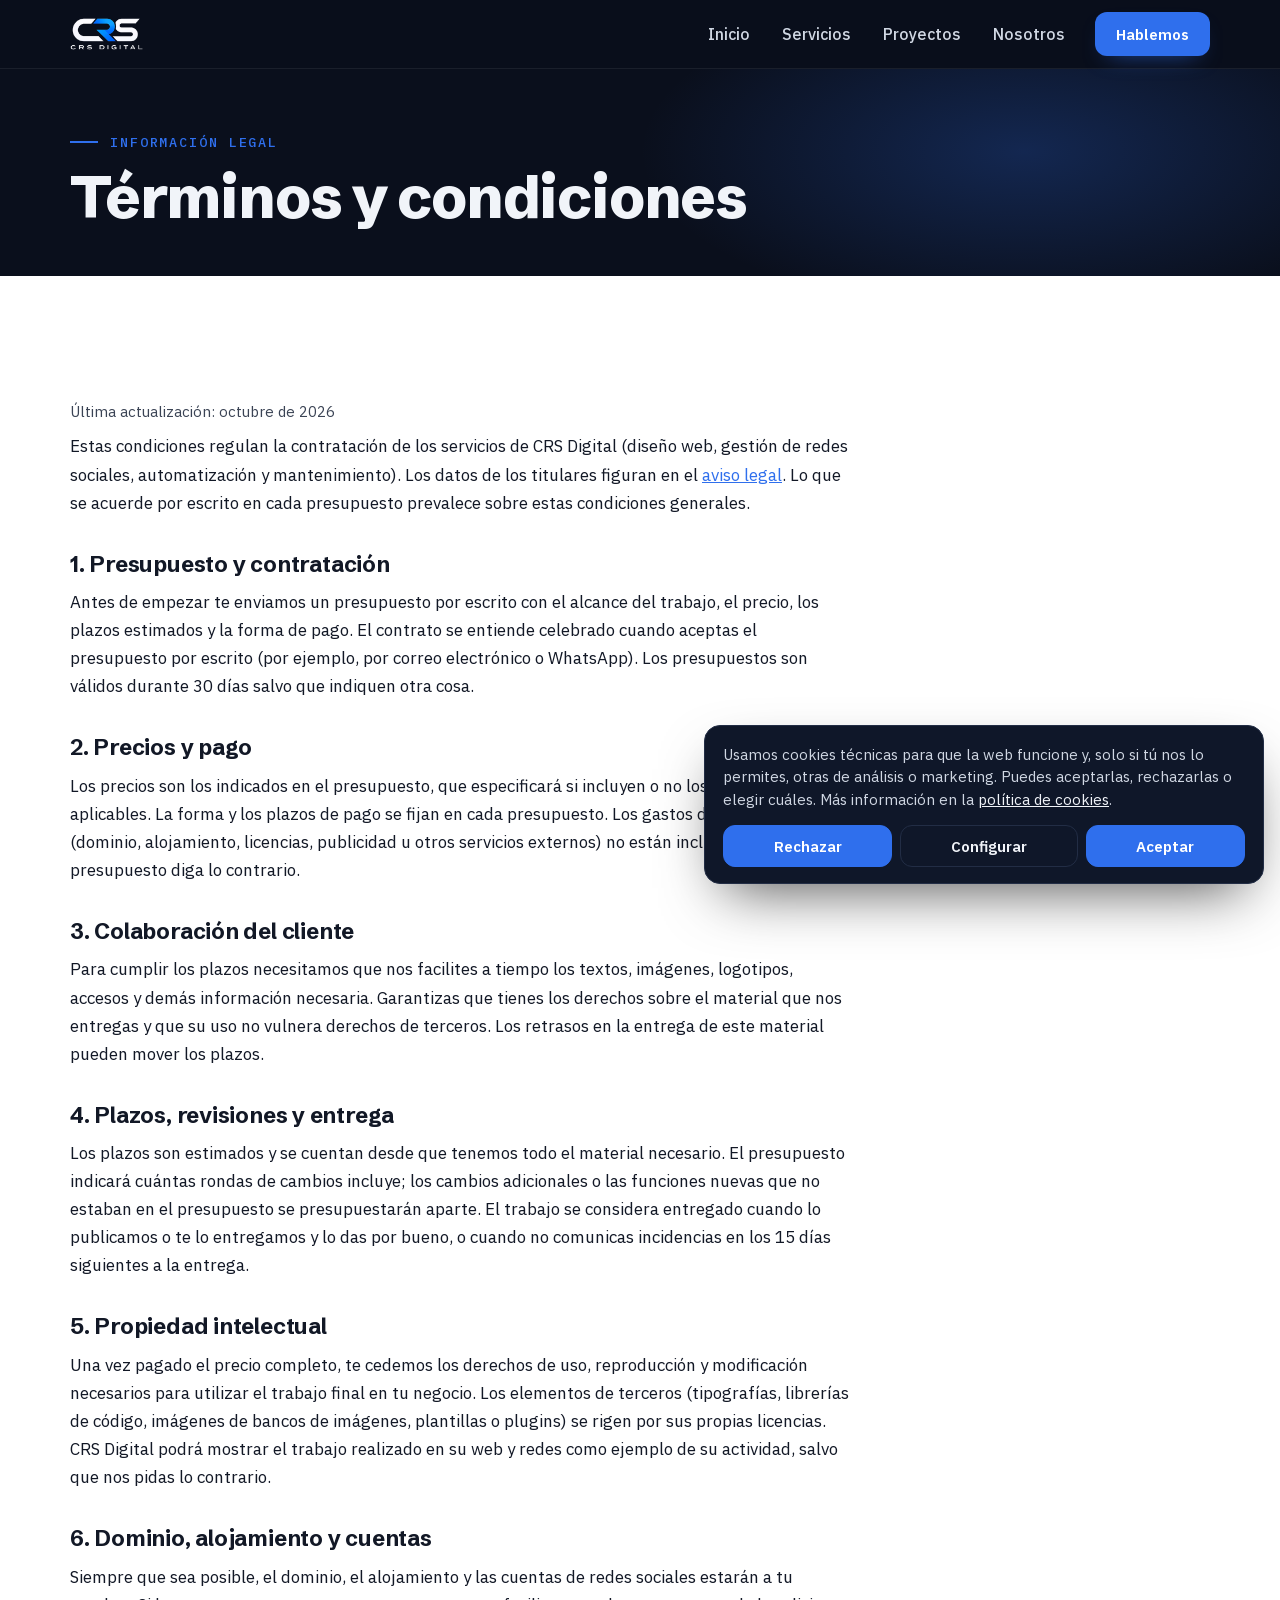
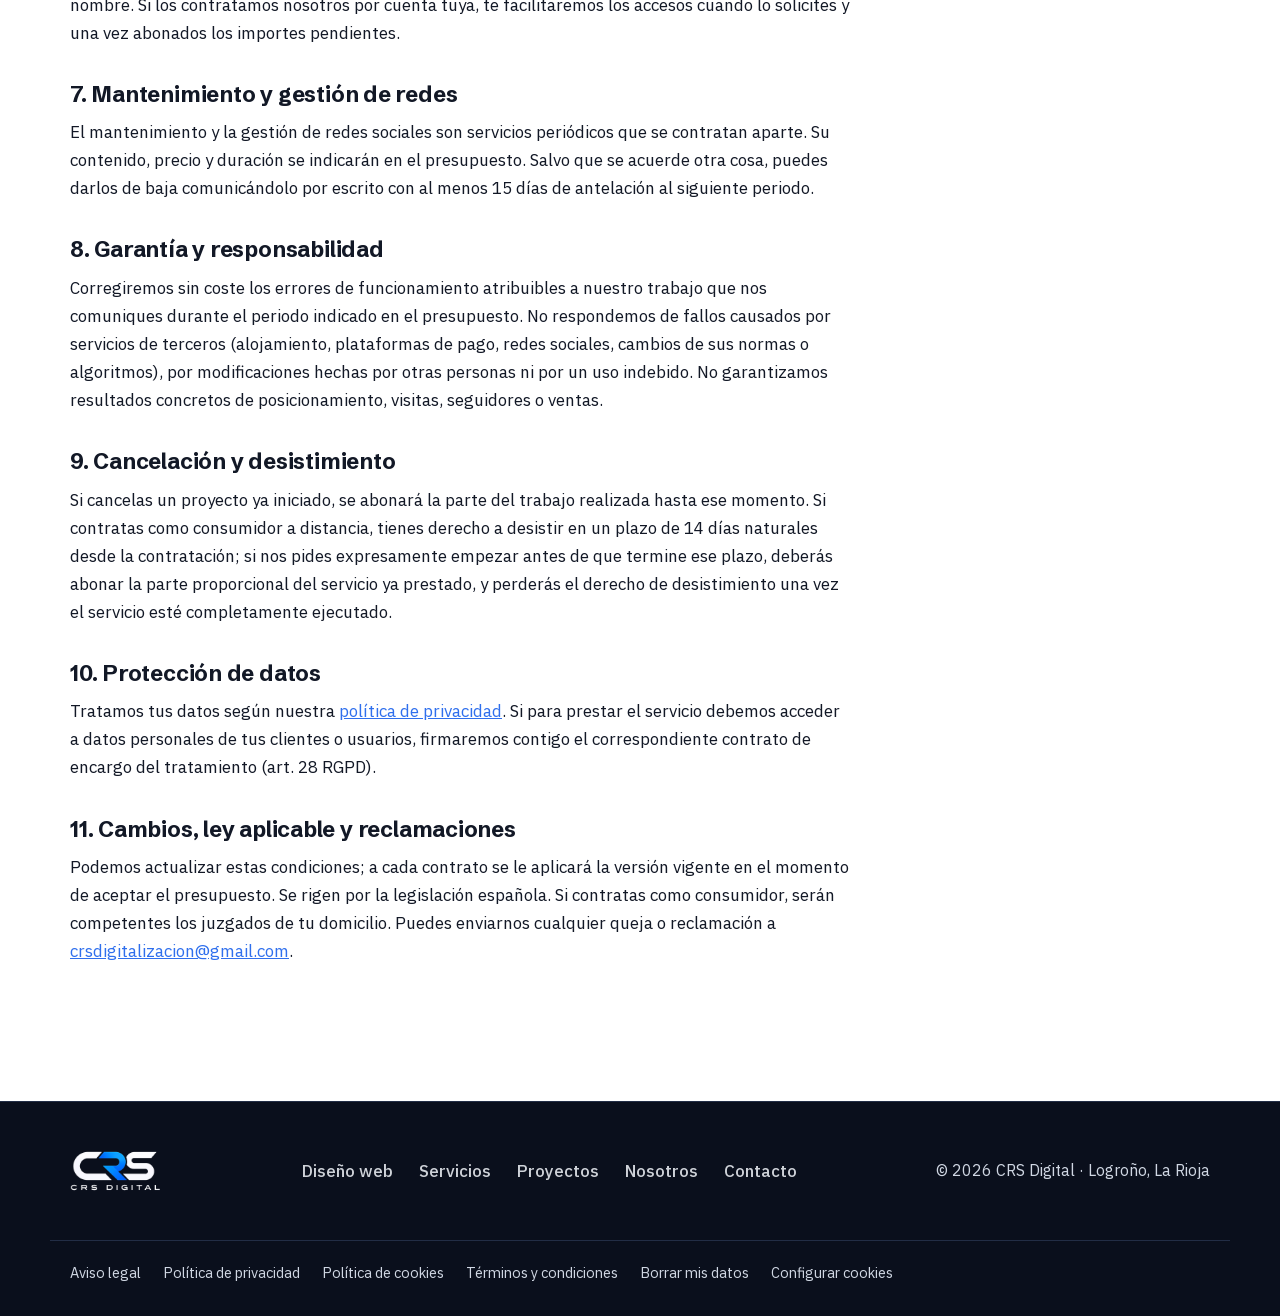
<file: terminos.html>
<!DOCTYPE html>
<html lang="es">
<head>
<meta charset="utf-8">

<meta http-equiv="Content-Security-Policy" content="default-src 'self'; script-src 'self' https://www.googletagmanager.com https://connect.facebook.net; style-src 'self' 'unsafe-inline'; font-src 'self'; img-src 'self' data: https://www.google-analytics.com https://*.google-analytics.com https://www.googletagmanager.com https://www.facebook.com; connect-src 'self' https://script.google.com https://script.googleusercontent.com https://*.google-analytics.com https://*.analytics.google.com https://www.googletagmanager.com https://www.facebook.com https://connect.facebook.net; frame-src 'none'; base-uri 'self'; form-action 'self'; object-src 'none'; upgrade-insecure-requests">
<meta name="referrer" content="strict-origin-when-cross-origin">
<meta name="viewport" content="width=device-width, initial-scale=1, viewport-fit=cover">
<title>Términos y condiciones | CRS Digital</title>
<meta name="description" content="Condiciones de contratación de los servicios de CRS Digital.">
<link rel="canonical" href="https://crsdigital.es/terminos.html">

<link rel="icon" href="/favicon.ico" sizes="48x48">
<link rel="icon" type="image/png" sizes="48x48" href="/favicon.png">
<link rel="icon" type="image/png" sizes="96x96" href="/favicon-96.png">
<link rel="icon" type="image/png" sizes="192x192" href="/icon-192.png">
<link rel="apple-touch-icon" sizes="180x180" href="/apple-touch-icon.png">
<link rel="manifest" href="/site.webmanifest">

<script type="application/ld+json">[{"@context": "https://schema.org", "@type": "BreadcrumbList", "itemListElement": [{"@type": "ListItem", "position": 1, "name": "Inicio", "item": "https://crsdigital.es/"}, {"@type": "ListItem", "position": 2, "name": "Términos y condiciones", "item": "https://crsdigital.es/terminos.html"}]}]</script>
<meta name="theme-color" content="#0a0f1c">
<meta property="og:type" content="website">
<meta property="og:site_name" content="CRS Digital">
<meta property="og:title" content="Términos y condiciones | CRS Digital">
<meta property="og:description" content="Condiciones de contratación de los servicios de CRS Digital.">
<meta property="og:locale" content="es_ES">
<meta property="og:url" content="https://crsdigital.es/terminos.html">
<meta property="og:image" content="https://crsdigital.es/og.jpg">
<meta property="og:image:alt" content="Portátil y móvil mostrando webs diseñadas por CRS Digital">
<meta name="twitter:title" content="Términos y condiciones | CRS Digital">
<meta name="twitter:description" content="Condiciones de contratación de los servicios de CRS Digital.">
<meta name="twitter:image" content="https://crsdigital.es/og.jpg">
<meta property="og:image:width" content="1200">
<meta property="og:image:height" content="630">
<meta name="twitter:card" content="summary_large_image">
<meta name="robots" content="index, follow, max-image-preview:large">
<link rel="preload" href="fonts/schibstedgrotesk_v7_Jqz55SSPQuCQF3t8uOwiUL-taUTtap9GayojdSFO.woff2" as="font" type="font/woff2" crossorigin>
<link rel="preload" href="fonts/ibmplexsans_v23_zYXzKVElMYYaJe8bpLHnCwDKr932-G7dytD-Dmu1syxeKYbSB4Zh.woff2" as="font" type="font/woff2" crossorigin>

<link rel="stylesheet" href="fonts.css">
<link rel="stylesheet" href="css/site.css?v=20261118">
</head>
<body>
<header class="top"><div class="wrap">
  <a class="logo" href="/" aria-label="CRS Digital, inicio"><img src="assets/logo-blanco.png" alt="CRS Digital" width="260" height="118"></a>
  <nav class="nav" id="nav" aria-label="Principal"><a href="/">Inicio</a><a href="servicios.html">Servicios</a><a href="proyectos.html">Proyectos</a><a href="nosotros.html">Nosotros</a></nav>
  <div class="acts"><a class="btn pri" href="#contacto">Hablemos</a>
  <button class="burger" id="burger" aria-label="Abrir menú" aria-expanded="false" aria-controls="nav"><span></span></button></div>
</div></header>
<main>
<section class="phero"><div class="wrap"><span class="eyebrow">Información legal</span><h1>Términos y condiciones</h1></div></section>
<section class="band"><div class="wrap"><div class="legal">
      <h3>Términos y condiciones</h3>
      <p class="upd">Última actualización: octubre de 2026</p>
      <p>Estas condiciones regulan la contratación de los servicios de CRS Digital (diseño web, gestión de redes sociales, automatización y mantenimiento). Los datos de los titulares figuran en el <a href="aviso-legal.html">aviso legal</a>. Lo que se acuerde por escrito en cada presupuesto prevalece sobre estas condiciones generales.</p>
      <h4>1. Presupuesto y contratación</h4>
      <p>Antes de empezar te enviamos un presupuesto por escrito con el alcance del trabajo, el precio, los plazos estimados y la forma de pago. El contrato se entiende celebrado cuando aceptas el presupuesto por escrito (por ejemplo, por correo electrónico o WhatsApp). Los presupuestos son válidos durante 30 días salvo que indiquen otra cosa.</p>
      <h4>2. Precios y pago</h4>
      <p>Los precios son los indicados en el presupuesto, que especificará si incluyen o no los impuestos aplicables. La forma y los plazos de pago se fijan en cada presupuesto. Los gastos de terceros (dominio, alojamiento, licencias, publicidad u otros servicios externos) no están incluidos salvo que el presupuesto diga lo contrario.</p>
      <h4>3. Colaboración del cliente</h4>
      <p>Para cumplir los plazos necesitamos que nos facilites a tiempo los textos, imágenes, logotipos, accesos y demás información necesaria. Garantizas que tienes los derechos sobre el material que nos entregas y que su uso no vulnera derechos de terceros. Los retrasos en la entrega de este material pueden mover los plazos.</p>
      <h4>4. Plazos, revisiones y entrega</h4>
      <p>Los plazos son estimados y se cuentan desde que tenemos todo el material necesario. El presupuesto indicará cuántas rondas de cambios incluye; los cambios adicionales o las funciones nuevas que no estaban en el presupuesto se presupuestarán aparte. El trabajo se considera entregado cuando lo publicamos o te lo entregamos y lo das por bueno, o cuando no comunicas incidencias en los 15 días siguientes a la entrega.</p>
      <h4>5. Propiedad intelectual</h4>
      <p>Una vez pagado el precio completo, te cedemos los derechos de uso, reproducción y modificación necesarios para utilizar el trabajo final en tu negocio. Los elementos de terceros (tipografías, librerías de código, imágenes de bancos de imágenes, plantillas o plugins) se rigen por sus propias licencias. CRS Digital podrá mostrar el trabajo realizado en su web y redes como ejemplo de su actividad, salvo que nos pidas lo contrario.</p>
      <h4>6. Dominio, alojamiento y cuentas</h4>
      <p>Siempre que sea posible, el dominio, el alojamiento y las cuentas de redes sociales estarán a tu nombre. Si los contratamos nosotros por cuenta tuya, te facilitaremos los accesos cuando lo solicites y una vez abonados los importes pendientes.</p>
      <h4>7. Mantenimiento y gestión de redes</h4>
      <p>El mantenimiento y la gestión de redes sociales son servicios periódicos que se contratan aparte. Su contenido, precio y duración se indicarán en el presupuesto. Salvo que se acuerde otra cosa, puedes darlos de baja comunicándolo por escrito con al menos 15 días de antelación al siguiente periodo.</p>
      <h4>8. Garantía y responsabilidad</h4>
      <p>Corregiremos sin coste los errores de funcionamiento atribuibles a nuestro trabajo que nos comuniques durante el periodo indicado en el presupuesto. No respondemos de fallos causados por servicios de terceros (alojamiento, plataformas de pago, redes sociales, cambios de sus normas o algoritmos), por modificaciones hechas por otras personas ni por un uso indebido. No garantizamos resultados concretos de posicionamiento, visitas, seguidores o ventas.</p>
      <h4>9. Cancelación y desistimiento</h4>
      <p>Si cancelas un proyecto ya iniciado, se abonará la parte del trabajo realizada hasta ese momento. Si contratas como consumidor a distancia, tienes derecho a desistir en un plazo de 14 días naturales desde la contratación; si nos pides expresamente empezar antes de que termine ese plazo, deberás abonar la parte proporcional del servicio ya prestado, y perderás el derecho de desistimiento una vez el servicio esté completamente ejecutado.</p>
      <h4>10. Protección de datos</h4>
      <p>Tratamos tus datos según nuestra <a href="privacidad.html">política de privacidad</a>. Si para prestar el servicio debemos acceder a datos personales de tus clientes o usuarios, firmaremos contigo el correspondiente contrato de encargo del tratamiento (art. 28 RGPD).</p>
      <h4>11. Cambios, ley aplicable y reclamaciones</h4>
      <p>Podemos actualizar estas condiciones; a cada contrato se le aplicará la versión vigente en el momento de aceptar el presupuesto. Se rigen por la legislación española. Si contratas como consumidor, serán competentes los juzgados de tu domicilio. Puedes enviarnos cualquier queja o reclamación a <a href="mailto:crsdigitalizacion@gmail.com">crsdigitalizacion@gmail.com</a>.</p>
    </div></div></section>
</main>
<footer><div class="wrap">
  <img src="assets/logo-blanco.png" alt="CRS Digital" width="260" height="118">
  <nav aria-label="Pie"><a href="diseno-web.html">Diseño web</a><a href="servicios.html">Servicios</a><a href="proyectos.html">Proyectos</a><a href="nosotros.html">Nosotros</a><a href="#contacto">Contacto</a></nav>
  <span>© 2026 CRS Digital · Logroño, La Rioja</span>
</div><div class="wrap flegal"><nav aria-label="Información legal"><a href="aviso-legal.html">Aviso legal</a><a href="privacidad.html">Política de privacidad</a><a href="cookies.html">Política de cookies</a><a href="terminos.html">Términos y condiciones</a><a href="borrar-datos.html">Borrar mis datos</a><button type="button" data-prefs>Configurar cookies</button></nav></div></footer>
<div id="cookie" class="cookie" role="dialog" aria-label="Aviso de cookies" hidden>
  <p>Usamos cookies técnicas para que la web funcione y, solo si tú nos lo permites, otras de análisis o marketing. Puedes aceptarlas, rechazarlas o elegir cuáles. Más información en la <a href="cookies.html">política de cookies</a>.</p>
  <div class="cbtns"><button type="button" class="cb" data-c="reject">Rechazar</button><button type="button" class="cb ghost" data-prefs>Configurar</button><button type="button" class="cb" data-c="accept">Aceptar</button></div>
</div>
<div id="cprefs" class="modal" role="dialog" aria-modal="true" aria-label="Preferencias de cookies" hidden>
  <div class="panel">
    <button type="button" class="x" data-close aria-label="Cerrar">×</button>
    <h3>Preferencias de cookies</h3>
    <p>Elige qué tipos de cookies permites. Puedes cambiarlo cuando quieras desde el pie de página.</p>
    <div class="opt"><div><b>Necesarias</b><p>Imprescindibles para que la web funcione y recordar tu elección. Siempre activas.</p></div><label class="sw"><input type="checkbox" checked disabled aria-label="Necesarias"><i></i></label></div>
    <div class="opt"><div><b>Análisis</b><p>Google Analytics: nos dice cuántas personas visitan la web y qué secciones ven.</p></div><label class="sw"><input type="checkbox" id="c-an" aria-label="Análisis"><i></i></label></div>
    <div class="opt"><div><b>Marketing</b><p>Píxel de Meta: nos permite medir y mejorar nuestros anuncios en Instagram y Facebook.</p></div><label class="sw"><input type="checkbox" id="c-mk" aria-label="Marketing"><i></i></label></div>
    <div class="cbtns"><button type="button" class="cb" data-c="reject">Rechazar todas</button><button type="button" class="cb ghost" data-c="save">Guardar selección</button><button type="button" class="cb" data-c="accept">Aceptar todas</button></div>
  </div>
</div>
<script src="js/site.js?v=20261118b"></script>
</body>
</html>
</file>
<file: fonts.css>
@font-face {
  font-family: 'IBM Plex Mono';
  font-style: normal;
  font-weight: 500;
  font-display: swap;
  src: url(fonts/ibmplexmono_v20_-F6qfjptAgt5VM-kVkqdyU8n3twJwlBFgsAXHNk.woff2) format('woff2');
  unicode-range: U+0000-00FF, U+0131, U+0152-0153, U+02BB-02BC, U+02C6, U+02DA, U+02DC, U+0304, U+0308, U+0329, U+2000-206F, U+20AC, U+2122, U+2191, U+2193, U+2212, U+2215, U+FEFF, U+FFFD;
}

@font-face {
  font-family: 'IBM Plex Sans';
  font-style: normal;
  font-weight: 400;
  font-stretch: 100%;
  font-display: swap;
  src: url(fonts/ibmplexsans_v23_zYXzKVElMYYaJe8bpLHnCwDKr932-G7dytD-Dmu1syxeKYbSB4Zh.woff2) format('woff2');
  unicode-range: U+0000-00FF, U+0131, U+0152-0153, U+02BB-02BC, U+02C6, U+02DA, U+02DC, U+0304, U+0308, U+0329, U+2000-206F, U+20AC, U+2122, U+2191, U+2193, U+2212, U+2215, U+FEFF, U+FFFD;
}

@font-face {
  font-family: 'IBM Plex Sans';
  font-style: normal;
  font-weight: 500;
  font-stretch: 100%;
  font-display: swap;
  src: url(fonts/ibmplexsans_v23_zYXzKVElMYYaJe8bpLHnCwDKr932-G7dytD-Dmu1syxeKYbSB4Zh.woff2) format('woff2');
  unicode-range: U+0000-00FF, U+0131, U+0152-0153, U+02BB-02BC, U+02C6, U+02DA, U+02DC, U+0304, U+0308, U+0329, U+2000-206F, U+20AC, U+2122, U+2191, U+2193, U+2212, U+2215, U+FEFF, U+FFFD;
}

@font-face {
  font-family: 'IBM Plex Sans';
  font-style: normal;
  font-weight: 600;
  font-stretch: 100%;
  font-display: swap;
  src: url(fonts/ibmplexsans_v23_zYXzKVElMYYaJe8bpLHnCwDKr932-G7dytD-Dmu1syxeKYbSB4Zh.woff2) format('woff2');
  unicode-range: U+0000-00FF, U+0131, U+0152-0153, U+02BB-02BC, U+02C6, U+02DA, U+02DC, U+0304, U+0308, U+0329, U+2000-206F, U+20AC, U+2122, U+2191, U+2193, U+2212, U+2215, U+FEFF, U+FFFD;
}

@font-face {
  font-family: 'Schibsted Grotesk';
  font-style: normal;
  font-weight: 600;
  font-display: swap;
  src: url(fonts/schibstedgrotesk_v7_Jqz55SSPQuCQF3t8uOwiUL-taUTtap9GayojdSFO.woff2) format('woff2');
  unicode-range: U+0000-00FF, U+0131, U+0152-0153, U+02BB-02BC, U+02C6, U+02DA, U+02DC, U+0304, U+0308, U+0329, U+2000-206F, U+20AC, U+2122, U+2191, U+2193, U+2212, U+2215, U+FEFF, U+FFFD;
}

@font-face {
  font-family: 'Schibsted Grotesk';
  font-style: normal;
  font-weight: 700;
  font-display: swap;
  src: url(fonts/schibstedgrotesk_v7_Jqz55SSPQuCQF3t8uOwiUL-taUTtap9GayojdSFO.woff2) format('woff2');
  unicode-range: U+0000-00FF, U+0131, U+0152-0153, U+02BB-02BC, U+02C6, U+02DA, U+02DC, U+0304, U+0308, U+0329, U+2000-206F, U+20AC, U+2122, U+2191, U+2193, U+2212, U+2215, U+FEFF, U+FFFD;
}

@font-face {
  font-family: 'Schibsted Grotesk';
  font-style: normal;
  font-weight: 800;
  font-display: swap;
  src: url(fonts/schibstedgrotesk_v7_Jqz55SSPQuCQF3t8uOwiUL-taUTtap9GayojdSFO.woff2) format('woff2');
  unicode-range: U+0000-00FF, U+0131, U+0152-0153, U+02BB-02BC, U+02C6, U+02DA, U+02DC, U+0304, U+0308, U+0329, U+2000-206F, U+20AC, U+2122, U+2191, U+2193, U+2212, U+2215, U+FEFF, U+FFFD;
}
</file>
<file: css/site.css>
/* Layout: bandas a todo el ancho que alternan blanco, gris suave y tinta; el azul solo en botones, detalles y la luz de la portada */
:root{
  --ink:#0a0f1c; --ink-2:#121a2c; --paper:#ffffff; --mist:#f1f3f7; --line:#dbe0e8; 
  --text:#121826; --muted:#3a4354; --on-ink:#f1f4f9; --on-ink-muted:#d0d7e3;
  --blue:#2f6fed; --blue-h:#1f5ad3; --blue-2:#7aa4ff;
  --f-display:'Schibsted Grotesk',system-ui,sans-serif; --f-body:'IBM Plex Sans',system-ui,sans-serif; --f-mono:'IBM Plex Mono',ui-monospace,monospace;
  --hh:68px; --wrap:1180px; --r:16px; --r-s:10px; --r-btn:12px; --shadow:0 14px 36px -22px rgba(10,15,28,.45); --line-ink:#222d45; --ease:cubic-bezier(.2,.7,.2,1);
}
*{box-sizing:border-box}
html{scroll-behavior:smooth}
section,[id]{scroll-margin-top:88px}
html{background:#0a0f1c}
body{margin:0;background:var(--ink);color:var(--text);font:400 18px/1.6 var(--f-body);-webkit-font-smoothing:antialiased}
body::before{content:"";position:fixed;inset:0 0 auto;height:env(safe-area-inset-top,0px);z-index:60;background:var(--ink)}
img{max-width:100%;display:block}
a{color:inherit}
:focus-visible{outline:3px solid var(--blue-2);outline-offset:3px;border-radius:8px}
.wrap{max-width:var(--wrap);margin:0 auto;padding-left:max(20px,env(safe-area-inset-left,0px));padding-right:max(20px,env(safe-area-inset-right,0px))}
h1,h2,h3{font-family:var(--f-display);letter-spacing:-.02em;line-height:1.05;margin:0;text-wrap:balance}
h1{font-size:clamp(42px,6.4vw,78px);font-weight:800}
h2{font-size:clamp(32px,4.2vw,50px);font-weight:800}
h3{font-size:24px;font-weight:700;letter-spacing:-.01em}
p{margin:0}
.eyebrow{font:500 13.5px/1.4 var(--f-mono);letter-spacing:.14em;text-transform:uppercase;color:var(--blue);display:flex;flex-wrap:wrap;align-items:center;gap:12px}
.eyebrow::before{content:"";width:28px;height:2px;background:currentColor}
.lead{font-size:20px;color:var(--muted);max-width:56ch}
.band{padding-block:clamp(76px,10vw,124px)}
.band.mist{background:var(--mist)}
.band.ink{background:var(--ink);color:var(--on-ink)}
.band.ink .lead{color:var(--on-ink-muted)}
.band.ink .eyebrow{color:var(--blue-2)}
.head{display:grid;gap:18px;margin-bottom:clamp(36px,5vw,56px);max-width:780px}
.head.row{max-width:none;grid-template-columns:minmax(0,1fr) auto;align-items:end}
.head>*{min-width:0}
@media (max-width:760px){.head.row{grid-template-columns:minmax(0,1fr)}}

/* botones y enlaces */
.btn{display:inline-flex;align-items:center;justify-content:center;gap:10px;font:600 16px/1 var(--f-body);text-decoration:none;height:52px;padding:0 24px;border-radius:var(--r-btn);border:1px solid transparent;cursor:pointer;transition:background-color .25s var(--ease),border-color .25s var(--ease),color .25s var(--ease),transform .25s var(--ease),box-shadow .25s var(--ease)}
.btn svg{width:18px;height:18px;transition:transform .3s var(--ease)}
.btn:hover svg{transform:translateX(4px)}
.btn:active{transform:scale(.97)}
.btn.pri{background:var(--blue);color:#fff;box-shadow:0 10px 24px -14px rgba(47,111,237,.8)}
.btn.pri:hover{background:var(--blue-h);box-shadow:0 12px 28px -14px rgba(47,111,237,.9)}
.btn.sec{border-color:currentColor;color:inherit;background:transparent}
.btn.sec:hover{background:rgba(127,140,170,.12)}
.more{display:inline-flex;align-items:center;gap:8px;font:500 14px/1 var(--f-mono);letter-spacing:.1em;text-transform:uppercase;color:var(--blue);text-decoration:none}
.more i{font-style:normal;display:inline-block;transition:transform .3s var(--ease)}
.more:hover i{transform:translateX(5px)}
.band.ink .more{color:var(--blue-2)}

/* cabecera: logo a la izquierda; menú + Hablemos a la derecha (en móvil, Hablemos + botón de menú del mismo alto) */
.top{position:sticky;top:env(safe-area-inset-top,0px);z-index:50;background:rgba(10,15,28,.97);border-bottom:1px solid rgba(255,255,255,.07)}
.top .wrap{display:flex;align-items:center;gap:16px;height:var(--hh)}
.logo{margin-right:auto;display:block}
.logo img{height:34px;width:auto}
.nav{display:flex;gap:4px}
.nav a{color:var(--on-ink-muted);text-decoration:none;font:500 16px/1 var(--f-body);padding:12px 14px;border-radius:var(--r-s);transition:color .2s,background-color .2s}
.nav a:hover{color:var(--on-ink);background:rgba(255,255,255,.06)}
.nav a[aria-current="page"]{color:var(--on-ink);background:rgba(255,255,255,.1)}
.acts{display:flex;align-items:center;gap:10px}
.acts .btn{height:44px;padding:0 20px;font-size:15px}
.burger{display:none;width:44px;height:44px;place-items:center;background:transparent;border:1px solid var(--line-ink);color:var(--on-ink);border-radius:var(--r-btn);cursor:pointer;transition:background-color .2s}
.burger:hover{background:rgba(255,255,255,.08)}
.burger span{position:relative;width:18px;height:2px;background:currentColor;border-radius:2px;transition:background-color .2s}
.burger span::before,.burger span::after{content:"";position:absolute;left:0;width:18px;height:2px;background:currentColor;border-radius:2px;transition:transform .3s var(--ease)}
.burger span::before{transform:translateY(-6px)}.burger span::after{transform:translateY(6px)}
.burger[aria-expanded="true"] span{background:transparent}
.burger[aria-expanded="true"] span::before{transform:rotate(45deg)}
.burger[aria-expanded="true"] span::after{transform:rotate(-45deg)}
@media (max-width:860px){
  .burger{display:grid}
  .nav{position:absolute;left:0;right:0;top:var(--hh);flex-direction:column;gap:2px;background:var(--ink);padding:10px max(20px,env(safe-area-inset-right,0px)) 22px max(20px,env(safe-area-inset-left,0px));border-bottom:1px solid var(--line-ink);
       opacity:0;transform:translateY(-10px);visibility:hidden;transition:opacity .3s var(--ease),transform .3s var(--ease),visibility 0s .3s}
  .nav.open{opacity:1;transform:none;visibility:visible;transition:opacity .3s var(--ease),transform .3s var(--ease)}
  .nav a{font-size:20px;padding:15px 12px}
}
@media (max-width:400px){.acts .btn{padding:0 16px}.logo img{height:30px}}

/* portada con composición 3D */
.hero{background:var(--ink);color:var(--on-ink);overflow:hidden;position:relative}
.hero .wrap{display:grid;grid-template-columns:minmax(0,.95fr) minmax(0,1.05fr);gap:44px;align-items:center;padding-block:clamp(56px,8vw,96px) clamp(72px,9vw,112px);position:relative;z-index:1}
.hero h1 em{font-style:normal;color:var(--blue-2)}
.hero .sub{font-size:20px;color:var(--on-ink-muted);max-width:42ch;margin-top:22px}
.cta{display:flex;flex-wrap:wrap;gap:12px;margin-top:34px}
.trust{display:flex;flex-wrap:wrap;gap:10px 24px;margin-top:30px;font:500 14px/1.5 var(--f-mono);letter-spacing:.04em;color:var(--on-ink-muted)}
.trust b{color:var(--on-ink);font-weight:500}
.scene{position:relative;perspective:1400px;width:100%;max-width:640px;justify-self:center}
.glow{position:absolute;inset:-12% -18%;background:radial-gradient(50% 45% at 55% 50%,rgba(47,111,237,.38),rgba(47,111,237,.12) 45%,transparent 72%);pointer-events:none}
.rig{position:relative;aspect-ratio:1.12;transform-style:preserve-3d;transform:rotateX(var(--rx,4deg)) rotateY(var(--ry,-10deg));transition:transform .9s var(--ease)}
.rig > *{position:absolute;transform-style:preserve-3d}
.laptop{left:0;top:8%;width:84%;transform:translateZ(0)}
.laptop .scr{border-radius:14px 14px 0 0;border:10px solid #1a2235;border-bottom-width:13px;background:#000;overflow:hidden;aspect-ratio:16/10;box-shadow:0 50px 90px -30px rgba(0,0,0,.85)}
.laptop .scr img{width:100%;height:100%;object-fit:cover;object-position:top}
.laptop .base{height:15px;margin:0 -6%;border-radius:0 0 16px 16px;background:linear-gradient(#d6dbe3,#8a919d)}
.phone{border-radius:28px;border:6px solid #1a2235;background:#000;overflow:hidden;aspect-ratio:9/19;box-shadow:0 34px 60px -18px rgba(0,0,0,.8)}
.phone img{width:100%;height:100%;object-fit:cover;object-position:top}
.rig .p1{right:-2%;top:16%;width:30%;transform:translateZ(90px) rotate(4deg)}
.rig .p2{right:26%;bottom:-2%;width:25%;transform:translateZ(150px) rotate(-5deg)}
.rig .lbl{font:500 12px/1 var(--f-mono);letter-spacing:.12em;text-transform:uppercase;color:var(--on-ink);background:rgba(16,24,42,.7);border:1px solid rgba(255,255,255,.18);padding:9px 12px;border-radius:var(--r-s);backdrop-filter:blur(6px);white-space:nowrap}
.rig .l1{left:2%;bottom:10%;transform:translateZ(60px)}
.rig .l2{right:0;top:2%;transform:translateZ(120px)}
.float{animation:float 7s ease-in-out infinite}
.rig .p1 .float{animation-delay:-2s}.rig .p2 .float{animation-delay:-4.5s}
@keyframes float{0%,100%{translate:0 0}50%{translate:0 -10px}}
.in .laptop,.in .p1,.in .p2,.in .lbl{animation:enter 1.6s var(--ease) both}
.in .p1{animation-delay:.25s}.in .p2{animation-delay:.45s}.in .lbl{animation-delay:.9s}
@keyframes enter{from{opacity:0;translate:0 40px}to{opacity:1;translate:0 0}}
@media (max-width:900px){.hero .wrap{grid-template-columns:minmax(0,1fr)}.scene{max-width:560px}}
@media (max-width:560px){.hero .wrap{gap:30px;padding-block:40px 64px}.hero .sub{font-size:18px;margin-top:16px}.cta{margin-top:24px;gap:10px}.cta .btn{flex:1 1 auto;padding:0 18px;font-size:15px;white-space:nowrap}.trust{display:none}}

/* aparición al bajar: solo lo que aún no se ve, desplazamiento corto */
main{overflow-x:clip}
.js .rv{transform-origin:50% 100%}
.js .rv.anim{transition:none!important;will-change:transform,opacity}
/* 3 · capas con relieve: se mueven a distinta velocidad al bajar */
[data-depth]{translate:0 var(--py,0px)}
@media (prefers-reduced-motion:reduce){html{scroll-behavior:auto}*,*::before,*::after{animation:none!important;transition:none!important}.rig{transform:rotateX(4deg) rotateY(-10deg)}[data-depth]{translate:none}}

/* servicios resumidos */
.svc{display:grid;grid-template-columns:repeat(4,minmax(0,1fr));gap:16px}
.svc article{border:1px solid var(--line);border-radius:var(--r);padding:28px 24px 24px;display:flex;flex-direction:column;gap:12px;background:var(--paper);transition:border-color .25s,transform .25s var(--ease),box-shadow .25s}
.svc article:hover{border-color:#c4cede;transform:translateY(-3px);box-shadow:var(--shadow)}
.svc .ic{width:46px;height:46px;border-radius:var(--r-s);display:grid;place-items:center;background:var(--mist);color:var(--blue)}
.svc .ic svg{width:22px;height:22px}
.svc p{color:var(--muted);font-size:17px;flex:1}
@media (max-width:980px){.svc{grid-template-columns:repeat(2,minmax(0,1fr))}}
@media (max-width:560px){.svc{grid-template-columns:minmax(0,1fr)}}

/* proyectos */
.works{display:grid;grid-template-columns:repeat(2,minmax(0,1fr));gap:28px}
.works .work:first-child{grid-column:1 / -1}
.works .work:first-child .shot{aspect-ratio:21/10}
.works .work:first-child .shot .phone{width:15%}
.work{display:flex;flex-direction:column;gap:18px;text-decoration:none;color:inherit;-webkit-tap-highlight-color:transparent}
.shot{position:relative;border-radius:var(--r);overflow:hidden;background:#141c2f;aspect-ratio:16/11;padding:6% 7% 0;isolation:isolate}
.shot::before{content:"";position:absolute;inset:auto 0 -30% 0;height:70%;background:radial-gradient(50% 60% at 50% 100%,rgba(47,111,237,.35),transparent);z-index:-1}
.shot .desk{border-radius:10px 10px 0 0;overflow:hidden;height:100%;box-shadow:0 24px 50px -24px rgba(0,0,0,.7)}
.shot .desk img{width:100%;height:100%;object-fit:cover;object-position:top;transition:transform .7s var(--ease)}
.shot .phone{position:absolute;right:5%;bottom:-8%;width:24%;border-width:5px;border-radius:22px;transition:transform .6s var(--ease)}
.work:hover .desk img{transform:scale(1.04)}
.work:hover .shot .phone{transform:translateY(-12px) rotate(-2deg)}
.work:active .shot{transform:scale(.985);transition:transform .15s}
.meta{display:flex;flex-direction:column;gap:9px}
.tag{font:500 13px/1.3 var(--f-mono);letter-spacing:.12em;text-transform:uppercase;color:var(--blue)}
.tag.demo{color:var(--muted)}
.meta p{color:var(--muted);font-size:17px;max-width:56ch}
.go{display:inline-flex;align-items:center;gap:8px;font:500 14px/1 var(--f-mono);letter-spacing:.1em;text-transform:uppercase;color:var(--blue);margin-top:4px}
.go i{font-style:normal;display:inline-block;transition:transform .35s var(--ease)}
.work:hover .go i{transform:translate(4px,-4px)}
@media (max-width:760px){.works{grid-template-columns:minmax(0,1fr)}.works .work:first-child .shot{aspect-ratio:16/11}.works .work:first-child .shot .phone{width:24%}}

/* ventajas + proceso (Nosotros) */
.how{display:grid;grid-template-columns:minmax(0,.9fr) minmax(0,1.1fr);gap:clamp(32px,6vw,80px);align-items:start}
.perks{display:grid;margin-top:30px;border-top:1px solid rgba(255,255,255,.08)}
.perks div{display:grid;grid-template-columns:auto 1fr;gap:14px;padding:18px 0;border-bottom:1px solid rgba(255,255,255,.08)}
.perks svg{width:22px;height:22px;color:var(--blue-2);margin-top:2px}
.perks b{display:block;font-weight:600;font-size:18px}
.perks span{color:var(--on-ink-muted);font-size:17px}
.steps{list-style:none;margin:0;padding:0;display:grid;grid-template-columns:repeat(2,minmax(0,1fr));gap:14px;counter-reset:s}
.steps li{background:var(--ink-2);border:1px solid var(--line-ink);border-radius:var(--r);padding:24px;counter-increment:s;display:grid;gap:8px}
.steps li::before{content:counter(s,decimal-leading-zero);font:500 14px/1 var(--f-mono);letter-spacing:.08em;color:var(--blue-2)}
.steps b{font:700 21px/1.2 var(--f-display)}
.steps span{color:var(--on-ink-muted);font-size:17px}
@media (max-width:900px){.how{grid-template-columns:minmax(0,1fr)}}
@media (max-width:480px){.steps{grid-template-columns:minmax(0,1fr)}}

/* preguntas */
.faq{max-width:840px;border-top:1px solid var(--line)}
.faq details{border-bottom:1px solid var(--line)}
.faq summary{list-style:none;cursor:pointer;display:flex;justify-content:space-between;gap:20px;padding:22px 0;font:600 19px/1.35 var(--f-body)}
.faq summary::-webkit-details-marker{display:none}
.faq summary::after{content:"+";font:400 28px/1 var(--f-body);color:var(--blue);transition:transform .3s var(--ease)}
.faq details[open] summary::after{transform:rotate(45deg)}
.faq p{color:var(--muted);padding:0 0 22px;max-width:64ch}

/* contacto */
.contact{display:grid;grid-template-columns:minmax(0,.9fr) minmax(0,1.1fr);gap:clamp(32px,6vw,72px);align-items:start}
.contact>*{min-width:0}
.direct{display:grid;gap:12px;margin-top:30px}
.direct a,.direct>div{display:flex;justify-content:space-between;align-items:center;gap:16px;padding:16px 18px;border:1px solid var(--line-ink);border-radius:var(--r);text-decoration:none;color:var(--on-ink);transition:border-color .2s,background-color .2s}
.direct a:hover{border-color:var(--blue-2);background:rgba(122,164,255,.06)}
.direct a>div,.direct>div>div{min-width:0}
.direct small{display:block;font:500 12.5px/1 var(--f-mono);letter-spacing:.12em;text-transform:uppercase;color:var(--on-ink-muted);margin-bottom:7px}
.direct b{font-weight:500;font-size:18px;overflow-wrap:anywhere}
.direct svg{width:22px;height:22px;color:var(--blue-2);flex:none}
.form{background:var(--paper);color:var(--text);border-radius:var(--r);padding:clamp(20px,3.5vw,32px);display:grid;gap:14px;box-shadow:var(--shadow)}
.form .two{display:grid;grid-template-columns:1fr 1fr;gap:14px}
.form label{display:grid;gap:7px;font-weight:600;font-size:16px}
.form label span{font-weight:400;color:var(--muted)}
.form input,.form textarea{font:inherit;font-size:16px;color:var(--text);background:var(--paper);border:1px solid var(--line);border-radius:var(--r-s);padding:11px 13px;width:100%;transition:border-color .2s}
.form textarea{min-height:84px;resize:vertical}
.form .two{gap:12px}.form label{display:flex;flex-wrap:wrap;align-items:baseline;gap:6px}.form label>input,.form label>textarea{flex:1 1 100%}
.reach{border:1px solid var(--line);border-radius:var(--r-s);padding:12px 12px 12px;margin:0;display:grid;gap:8px;background:var(--mist)}
.reach legend{float:left;width:100%;font-weight:600;font-size:16px;padding:0;margin:0 0 2px}.reach legend+*{clear:both}
.reach legend span{font-weight:400;color:var(--muted);margin-left:6px}
.reach label i{position:absolute;width:1px;height:1px;overflow:hidden;clip:rect(0 0 0 0)}
.form input:focus,.form textarea:focus{outline:2px solid var(--blue);outline-offset:1px;border-color:var(--blue)}
.chips{display:flex;flex-wrap:wrap;gap:8px}
.chips label{display:inline-flex;font-weight:500}
.chips input{position:absolute;opacity:0;width:1px;height:1px}
.chips span{color:var(--text)!important;border:1px solid var(--line);border-radius:var(--r-s);padding:9px 13px;cursor:pointer;transition:background-color .2s,color .2s,border-color .2s}
.chips input:checked+span{background:var(--ink);color:#fff!important;border-color:var(--ink)}
.chips input:focus-visible+span{outline:3px solid var(--blue-2);outline-offset:2px}
.consent{display:flex!important;gap:10px!important;align-items:flex-start;font-weight:400!important;font-size:15px!important;color:var(--muted)}
.consent{flex-wrap:nowrap!important;align-items:flex-start!important}.form .consent input{width:18px;height:18px;margin-top:3px;flex:none}
.ok{background:var(--mist);border-radius:var(--r-s);padding:16px;font-weight:600}
@media (max-width:900px){.contact{grid-template-columns:minmax(0,1fr)}}
@media (max-width:520px){.form .two{grid-template-columns:minmax(0,1fr)}}

/* páginas internas */
.phero{background:var(--ink);color:var(--on-ink);position:relative;overflow:hidden}
.phero::after{content:"";position:absolute;right:-10%;top:-40%;width:60%;height:160%;background:radial-gradient(closest-side,rgba(47,111,237,.25),transparent);pointer-events:none}
.phero .wrap{padding-block:clamp(56px,8vw,96px) clamp(48px,6vw,72px);display:grid;gap:20px;position:relative;z-index:1}
.phero p{font-size:20px;color:var(--on-ink-muted);max-width:56ch}
.detail{display:grid;grid-template-columns:minmax(0,1fr) minmax(0,1fr);gap:clamp(28px,5vw,72px);align-items:center}
.detail + .detail{margin-top:clamp(72px,9vw,120px)}
.detail.flip .media{order:-1}
.detail ul{list-style:none;margin:18px 0 0;padding:0;display:grid;gap:10px}
.detail li{display:grid;grid-template-columns:auto 1fr;gap:12px;color:var(--text);font-size:17px}
.detail li::before{content:"";width:8px;height:8px;border-radius:50%;background:var(--blue);margin-top:10px}
.detail .txt{display:grid;gap:14px}
.detail .txt p{color:var(--muted)}
.stat{display:flex;align-items:baseline;gap:12px;margin-top:8px;padding-top:16px;border-top:1px solid var(--line)}
.stat b{font:800 34px/1 var(--f-display);letter-spacing:-.02em}
.stat span{color:var(--muted);font-size:16px}
@media (max-width:860px){.detail{grid-template-columns:minmax(0,1fr)}.detail.flip .media{order:0}}
/* composiciones de cada servicio */
.comp{position:relative;border-radius:var(--r);background:var(--ink);aspect-ratio:5/4;overflow:hidden;isolation:isolate}
.comp::before{content:"";position:absolute;inset:-20%;background:radial-gradient(40% 40% at 60% 55%,rgba(47,111,237,.4),transparent 70%);z-index:-1}
.comp .laptop{position:absolute;left:7%;top:14%;width:72%}
.comp .phone{position:absolute}
.c-web .phone{right:7%;bottom:-6%;width:24%;transform:rotate(4deg)}
.feed{position:absolute;left:50%;top:9%;width:44%;transform:translateX(-50%) rotate(-3deg);background:#fff;border-radius:26px;border:6px solid #1a2235;overflow:hidden;box-shadow:0 30px 60px -20px rgba(0,0,0,.8);color:#121826}
.feed .fh{display:flex;align-items:center;gap:8px;padding:10px 12px;font:600 12px/1 var(--f-body)}
.feed .av{width:24px;height:24px;border-radius:50%;background:var(--ink);display:grid;place-items:center}
.feed .av img{width:18px}
.feed .grid{display:grid;grid-template-columns:repeat(3,1fr);gap:2px}
.feed .grid div{aspect-ratio:1;background-size:cover;background-position:center}
.feed .grid div.t{background:var(--blue);color:#fff;display:grid;place-items:center;font:800 12px/1.1 var(--f-display);text-align:center;padding:6px}
.feed .grid div.k{background:#121826;color:#fff;display:grid;place-items:center;font:800 12px/1.1 var(--f-display);text-align:center;padding:6px}
.c-redes .likes{position:absolute;right:8%;bottom:12%;background:#fff;color:#121826;border-radius:14px;padding:10px 14px;font:600 14px/1.3 var(--f-body);box-shadow:0 20px 40px -18px rgba(0,0,0,.7);display:flex;gap:8px;align-items:center}
.c-redes .likes i{font-style:normal;color:#e0245e}
.chat{position:absolute;left:7%;top:8%;width:42%;border-radius:26px;border:6px solid #1a2235;background:#0f1726;overflow:hidden;aspect-ratio:9/16;box-shadow:0 30px 60px -20px rgba(0,0,0,.8);display:flex;flex-direction:column}
.chat .ch{background:#152033;color:#fff;padding:12px;font:600 13px/1.2 var(--f-body);display:flex;gap:8px;align-items:center}
.chat .ch i{width:24px;height:24px;border-radius:50%;background:#25d366;display:block}
.chat .msgs{flex:1;padding:12px;display:flex;flex-direction:column;gap:8px;font:400 12.5px/1.35 var(--f-body)}
.chat .m{max-width:82%;padding:8px 10px;border-radius:12px}
.chat .in{background:#1f2c43;color:#e8edf6;align-self:flex-start;border-top-left-radius:4px}
.chat .out{background:#1b5e43;color:#e9fff3;align-self:flex-end;border-top-right-radius:4px}
.chat .auto{font:500 10px/1 var(--f-mono);letter-spacing:.08em;text-transform:uppercase;color:#7ee2b0;display:block;margin-bottom:4px}
.c-auto .notif{position:absolute;right:5%;top:24%;width:42%;background:rgba(255,255,255,.96);color:#121826;border-radius:14px;padding:12px 14px;font:400 13px/1.35 var(--f-body);box-shadow:0 20px 40px -18px rgba(0,0,0,.7)}
.c-auto .notif b{display:block;font-weight:600}
.c-auto .sheet{position:absolute;right:5%;bottom:12%;width:44%;background:#fff;color:#121826;border-radius:12px;overflow:hidden;font:400 12px/1 var(--f-body);box-shadow:0 20px 40px -18px rgba(0,0,0,.7)}
.c-auto .sheet div{display:grid;grid-template-columns:1.2fr 1fr .8fr;border-top:1px solid #e3e7ee}
.c-auto .sheet span{padding:8px;white-space:nowrap;overflow:hidden;text-overflow:ellipsis}
.c-auto .sheet .hd{background:#eef2f8;font-weight:600;border-top:0}
.win{position:absolute;left:8%;top:12%;width:84%;background:#fff;border-radius:14px;overflow:hidden;box-shadow:0 30px 60px -20px rgba(0,0,0,.8);color:#121826}
.win .bar{display:flex;gap:6px;padding:10px 12px;background:#eef2f8}
.win .bar i{width:10px;height:10px;border-radius:50%;background:#c9d1de;display:block}
.win .body{display:grid;grid-template-columns:minmax(0,1fr) minmax(0,1fr);gap:0}
.win .body img{width:100%;height:100%;object-fit:cover;object-position:top}
.win ul{list-style:none;margin:0;padding:14px;display:grid;gap:9px;font:400 13px/1.3 var(--f-body)}
.win li{display:grid!important;grid-template-columns:auto 1fr!important;gap:8px!important;font-size:13px!important}
.win li::before{display:none}
.win li b{width:18px;height:18px;border-radius:50%;background:#1f9d5c;color:#fff;display:grid;place-items:center;font:700 11px/1 var(--f-body)}
.win li.pend b{background:#f0b429}
.win small{display:block;color:#5a6476;font-size:11.5px;margin-top:2px}
.c-mant .badge{position:absolute;right:7%;bottom:10%;background:var(--blue);color:#fff;border-radius:var(--r-btn);padding:10px 16px;font:600 14px/1 var(--f-body);box-shadow:0 16px 30px -12px rgba(47,111,237,.9)}
@media (max-width:560px){.comp.c-mant{aspect-ratio:1/1.05}.win{top:8%}.win .body{grid-template-columns:minmax(0,.7fr) minmax(0,1.3fr)}.c-mant .badge{bottom:4%;font-size:13px;padding:9px 14px}}
.who{background:var(--mist);border-block:1px solid var(--line)}
.who .wrap{padding-block:34px;display:flex;flex-wrap:wrap;align-items:baseline;gap:10px 28px}
.who p{font-size:18px;color:var(--muted);max-width:70ch}.who b{color:var(--text);font-weight:600}
.sectors{display:flex;flex-wrap:wrap;gap:10px;margin-top:8px}
.sectors span{border:1px solid var(--line);background:var(--paper);border-radius:999px;padding:11px 17px;font-size:16px}
.wk{display:grid;grid-template-columns:minmax(0,1.25fr) minmax(0,.75fr);gap:clamp(28px,5vw,64px);align-items:center}
.wk + .wk{margin-top:clamp(64px,9vw,110px)}
.wk .meta h3{font-size:clamp(28px,3vw,38px)}
.wk dl{display:grid;grid-template-columns:auto 1fr;gap:10px 16px;margin:10px 0 0;font-size:17px}
.wk dt{font:500 12.5px/1.9 var(--f-mono);letter-spacing:.12em;text-transform:uppercase;color:var(--muted)}
.wk dd{margin:0}
.wk.flip{grid-template-columns:minmax(0,.75fr) minmax(0,1.25fr)}.wk.flip .work{order:2}
@media (max-width:860px){.wk,.wk.flip{grid-template-columns:minmax(0,1fr)}.wk.flip .work{order:0}}
.team-img{border-radius:var(--r);overflow:hidden;aspect-ratio:16/9;background:var(--ink)}
.team-img img{width:100%;height:100%;object-fit:cover}
.values{display:grid;grid-template-columns:repeat(3,minmax(0,1fr));gap:20px;margin-top:44px}
.values div{border-top:1px solid var(--line);padding-top:18px;display:grid;gap:8px}
.values p{color:var(--muted);font-size:17px}
@media (max-width:760px){.values{grid-template-columns:minmax(0,1fr)}}
.cta-band .wrap{display:flex;flex-wrap:wrap;justify-content:space-between;align-items:center;gap:24px}

/* móvil: más aire para leer */
@media (max-width:760px){
  .wrap{padding-left:max(22px,env(safe-area-inset-left,0px));padding-right:max(22px,env(safe-area-inset-right,0px))}
  body{font-size:16px;line-height:1.5}
  .svc p,.meta p,.values p,.steps span,.perks span,.detail .txt p,.detail li,.faq p,.who p,.wk dl,.wk dd{font-size:16px;line-height:1.5}
  .lead,.phero p,.hero .sub{font-size:17px;line-height:1.5}
  .detail ul{gap:8px}.detail li::before{margin-top:8px}
  .eyebrow{font-size:12.5px}.tag,.go,.more{font-size:12.5px}.wk dt{font-size:12px}.direct small{font-size:12px}
  .meta{gap:10px}.svc article{gap:10px}
  .rig .lbl{font-size:11px}
}
.band.ink + #contacto{border-top:1px solid var(--line-ink)}

/* ===== PORTADA: portátil protagonista + móvil, cambian de proyecto a la vez ===== */
.hero .wrap{grid-template-columns:minmax(0,.82fr) minmax(0,1.18fr)}
.hero .scene{max-width:780px}
.hero .glow{inset:-18% -22%;background:radial-gradient(42% 40% at 52% 46%,rgba(47,111,237,.46),rgba(47,111,237,.14) 48%,transparent 74%)}
.hero .floor{position:absolute;left:4%;right:10%;bottom:4%;height:20%;background:radial-gradient(50% 50% at 50% 50%,rgba(91,143,245,.38),transparent 70%);pointer-events:none}
.hero .rig{aspect-ratio:1.6}
.rig .laptop{left:0;top:4%;width:80%}
.hero .laptop .scr{position:relative;box-shadow:0 0 0 1px rgba(122,164,255,.2),0 40px 120px -34px rgba(47,111,237,.7),0 50px 90px -30px rgba(0,0,0,.85)}
.hero .laptop .scr::after,.rig .hp .phone::after{content:"";position:absolute;inset:0;background:linear-gradient(120deg,rgba(255,255,255,.12),transparent 34%);pointer-events:none;z-index:2}
.sl{position:absolute;inset:0;width:100%;height:100%;object-fit:cover;object-position:top;opacity:1;transform:translateX(101%);will-change:transform}
.sl.on{transform:none}
.rig .hp{left:81.5%;right:auto;bottom:6%;width:18.5%;transform:translateZ(60px)}
.rig .hp .phone{position:relative;box-shadow:0 0 0 1px rgba(122,164,255,.18),0 30px 60px -16px rgba(0,0,0,.85)}

.in .hp{animation:enter 1.6s var(--ease) .3s both}
.pick{display:flex;justify-content:center;align-items:center;flex-wrap:wrap;gap:10px 16px;margin-top:26px;position:relative}
.pick .pname{font:500 13px/1 var(--f-mono);letter-spacing:.1em;text-transform:uppercase;color:var(--on-ink);min-width:15ch;text-align:right}
.pick .dots{display:flex;gap:2px}
.pick button{width:26px;height:26px;border:0;background:transparent;display:grid;place-items:center;cursor:pointer;padding:0}
.pick button i{width:8px;height:8px;border-radius:99px;background:rgba(255,255,255,.3);transition:width .4s var(--ease),background-color .3s}
.pick button[aria-current="true"] i{width:24px;background:var(--blue-2)}
@media (max-width:900px){
  .hero .wrap{grid-template-columns:minmax(0,1fr)}
  .hero .scene{max-width:640px}
  .rig .laptop{width:79%;top:6%}
  .rig .hp{left:80.5%;right:auto;width:19.5%;bottom:10%;transform:translateZ(30px)}
  .pick .pname{min-width:0;text-align:center}
}

/* ===== DEL BOCETO A LA WEB (bloque ligado al scroll) ===== */
.build{position:relative;height:300vh;background:var(--mist);--p:0;--r:0;--ph:0;--so:0}
.b-stick{position:sticky;top:var(--hh);height:calc(100vh - var(--hh));height:calc(100svh - var(--hh));display:flex;align-items:center;overflow:hidden}
.b-grid{display:grid;grid-template-columns:minmax(0,.68fr) minmax(0,1.32fr);gap:56px;align-items:center;width:100%}
.b-grid>*{min-width:0}
.b-txt{display:grid;gap:18px}
.b-steps{list-style:none;margin:10px 0 0;padding:0;display:grid;gap:4px;border-left:1px solid var(--line)}
.b-steps li{padding:10px 0 10px 18px;margin-left:-1px;border-left:2px solid transparent;opacity:.45;transition:opacity .4s,border-color .4s}
.b-steps li.on{opacity:1}
.b-steps li.cur{border-left-color:var(--blue)}
.b-steps b{display:block;font:700 19px/1.3 var(--f-display)}
.b-steps span{color:var(--muted);font-size:16px}
.b-stage{position:relative;padding:0 6% 6% 0}
.b-win{background:#fff;border-radius:var(--r);overflow:hidden;box-shadow:0 30px 70px -36px rgba(10,15,28,.55);border:1px solid var(--line)}
.b-win .bar{display:flex;align-items:center;gap:6px;padding:10px 12px;background:#eef1f6;border-bottom:1px solid var(--line)}
.b-win .bar i{width:10px;height:10px;border-radius:50%;background:#cfd6e2;display:block}
.b-win .bar span{margin-left:10px;font:500 12px/1 var(--f-mono);color:var(--muted);background:#fff;border-radius:6px;padding:6px 10px}
.b-view{position:relative;aspect-ratio:16/10;background:#fbfaf6;background-image:linear-gradient(rgba(47,111,237,.07) 1px,transparent 1px),linear-gradient(90deg,rgba(47,111,237,.07) 1px,transparent 1px);background-size:24px 24px;overflow:hidden}
.wl{position:absolute;left:var(--x);top:var(--y);width:var(--w);height:var(--h);border:2px dashed #7f8cab;border-radius:6px;--k:clamp(0,calc(var(--p)*20 - var(--i)),1);opacity:calc(.25 + .75*var(--k));transform:scale(calc(.85 + .15*var(--k)));transform-origin:0 50%}
.wl.f{border:0;background:#cdd4e1}
.wl.b{border-radius:99px}
.wl.ph{background:linear-gradient(to top right,transparent calc(50% - 1px),#9aa5bf calc(50% - 1px),#9aa5bf calc(50% + 1px),transparent calc(50% + 1px)),linear-gradient(to top left,transparent calc(50% - 1px),#9aa5bf calc(50% - 1px),#9aa5bf calc(50% + 1px),transparent calc(50% + 1px))}
.wn{position:absolute;left:var(--x);top:var(--y);font:italic 600 clamp(12px,1.5vw,18px)/1 var(--f-body);color:var(--blue);opacity:clamp(0,calc(var(--p)*20 - var(--i)),1);white-space:nowrap}
.b-final{position:absolute;inset:0;clip-path:inset(0 calc(100% - var(--r)*100%) 0 0)}
.b-final img{width:100%;height:100%;object-fit:cover;object-position:top}
.b-scan{position:absolute;top:0;bottom:0;left:calc(var(--r)*100%);width:3px;margin-left:-1px;background:var(--blue);box-shadow:0 0 24px 6px rgba(47,111,237,.55);opacity:var(--so)}
.b-phone{position:absolute;right:0;bottom:0;width:21%;opacity:var(--ph);transform:translateY(calc((1 - var(--ph))*50px)) rotate(calc(var(--ph)*3deg))}
.b-phone .phone{box-shadow:0 30px 60px -20px rgba(10,15,28,.6)}
.b-badge{position:absolute;left:4%;bottom:0;background:var(--ink);color:#fff;border-radius:var(--r-btn);padding:11px 16px;font:600 15px/1 var(--f-body);display:flex;gap:8px;align-items:center;opacity:var(--ph);transform:translateY(calc((1 - var(--ph))*20px))}
.b-badge i{font-style:normal;color:#5fe0a0}
@media (max-width:900px){
  .build{height:260vh}
  .b-grid{grid-template-columns:minmax(0,1fr);gap:18px}
  .b-txt{gap:10px}.b-txt h2{font-size:30px}
  .b-steps{display:flex;gap:6px;border:0;margin:4px 0 0}
  .b-steps li{flex:1;padding:8px 0 0;margin:0;border-left:0;border-top:2px solid var(--line)}
  .b-steps li.cur,.b-steps li.on{border-top-color:var(--blue)}
  .b-steps b{font-size:15px}.b-steps span{display:none}
  .b-badge{font-size:13px;padding:9px 12px}
}

/* ===== ESCENAS ANIMADAS DE SERVICIOS ===== */
.sc [data-at]{transition:opacity .5s var(--ease),transform .6s var(--ease),clip-path 1.2s var(--ease),background-color .4s}
/* diseño web: la página se construye */
.bw{position:absolute;left:7%;top:10%;width:86%;background:#fff;border-radius:12px;overflow:hidden;box-shadow:0 30px 60px -22px rgba(0,0,0,.8)}
.bw .bar{display:flex;align-items:center;gap:6px;padding:9px 11px;background:#eef1f6}
.bw .bar i{width:9px;height:9px;border-radius:50%;background:#cfd6e2;display:block}
.bw .bar span{margin-left:8px;font:500 11px/1 var(--f-mono);color:#5a6476;background:#fff;border-radius:5px;padding:5px 8px}
.vw{position:relative;aspect-ratio:16/10;background:#fff}
.vw>[data-at],.w-cards i{position:absolute;opacity:0;transform:translateY(10px) scale(.94)}
.vw>.on,.w-cards i.on{opacity:1;transform:none}
.w-nav{left:0;right:0;top:0;height:11%;display:flex;align-items:center;gap:5%;padding:0 5%;border-bottom:1px solid #eef1f6}
.w-nav b{width:12%;height:40%;background:#121826;border-radius:4px}.w-nav s{width:8%;height:18%;background:#d7dde8;border-radius:3px}.w-nav em{margin-left:auto;width:14%;height:46%;background:var(--blue);border-radius:6px}
.w-img{left:52%;top:18%;width:42%;height:50%;border-radius:8px;background:linear-gradient(135deg,#3a2a1c,#a8743e 60%,#e2b878)}
.w-t1,.w-t2{left:6%;height:7.5%;background:#121826;border-radius:4px}
.w-t1{top:22%;width:38%}.w-t2{top:33%;width:30%}
.w-t3{left:6%;top:46%;width:36%;height:3%;background:#cbd2de;border-radius:3px}
.w-btn{left:6%;top:56%;width:17%;height:8.5%;background:var(--blue);border-radius:6px}
.w-cards{position:absolute;left:6%;right:6%;top:75%;height:19%;display:flex;gap:4%}
.w-cards i{position:relative!important;flex:1;background:#f1f3f7;border-radius:6px}
.vw>.w-real{inset:0;width:100%;height:100%;object-fit:cover;object-position:top;opacity:1;transform:none;clip-path:inset(0 100% 0 0)}
.vw>.w-real.on{clip-path:inset(0 0 0 0)}
.sc .badge{position:absolute;right:7%;bottom:8%;background:var(--blue);color:#fff;border-radius:var(--r-btn);padding:10px 16px;font:600 14px/1 var(--f-body);box-shadow:0 16px 30px -12px rgba(47,111,237,.9);opacity:0;transform:translateY(10px)}
.sc .badge.on{opacity:1;transform:none}
/* redes: aparecen publicaciones */
.sc-redes .feed{transform:translateX(-50%)}
.feed .stats{display:flex;gap:14px;padding:0 12px 10px;font:400 11.5px/1.2 var(--f-body);color:#5a6476}
.feed .stats b{color:#121826;font-weight:700}
.sc-redes .grid div{opacity:0;transform:scale(.6)}
.sc-redes .grid div.on{opacity:1;transform:none;transition:opacity .4s,transform .55s cubic-bezier(.3,1.5,.5,1)}
.sc-redes .likes{opacity:0;transform:translateY(12px) scale(.95)}
.sc-redes .likes.on{opacity:1;transform:none}
.sc-redes .likes.on .hrt{display:inline-block;animation:pop .6s cubic-bezier(.3,1.6,.5,1)}
@keyframes pop{0%{transform:scale(.3)}100%{transform:scale(1)}}
.sc-redes .toast{position:absolute;left:6%;top:12%;background:#fff;color:#121826;border-radius:12px;padding:10px 12px;font:600 13px/1.3 var(--f-body);box-shadow:0 20px 40px -18px rgba(0,0,0,.7);opacity:0;transform:translateX(-12px)}
.sc-redes .toast small{display:block;font-weight:400;color:#5a6476}
.sc-redes .toast.on{opacity:1;transform:none}
/* automatización: un mensaje se convierte en contacto */
.sc-auto .chat .m,.sc-auto .typing{opacity:0;transform:translateY(8px)}
.sc-auto .chat .on{opacity:1;transform:none}
.typing{align-self:flex-start;background:#1f2c43;border-radius:12px;padding:9px 11px;display:flex;gap:4px}
.typing i{width:6px;height:6px;border-radius:50%;background:#9fb0cc;animation:dot 1s infinite}
.typing i:nth-child(2){animation-delay:.15s}.typing i:nth-child(3){animation-delay:.3s}
@keyframes dot{0%,100%{opacity:.3}50%{opacity:1}}
.fly{position:absolute;left:10%;top:56%;background:#fff;color:#121826;border-radius:10px;padding:8px 11px;font:600 12px/1.2 var(--f-body);box-shadow:0 16px 30px -14px rgba(0,0,0,.8);white-space:nowrap;opacity:0;z-index:3;pointer-events:none}
.fly.on{animation:fly 1.1s cubic-bezier(.5,0,.3,1) forwards}
@keyframes fly{0%{opacity:0;left:10%;top:56%;transform:scale(.9)}15%{opacity:1;left:10%;top:56%;transform:scale(1)}80%{opacity:1;left:55%;top:76%;transform:scale(.85)}100%{opacity:0;left:55%;top:78%;transform:scale(.8)}}
.sc-auto .sheet .nr{background:#fff;transition:background-color .6s}
.sc-auto .sheet .nr span{opacity:0;transition:opacity .4s}
.sc-auto .sheet .nr.on{background:#e3ecff}
.sc-auto .sheet .nr.on span{opacity:1}
.sc-auto .notif{opacity:0;transform:translateY(-10px)}
.sc-auto .notif.on{opacity:1;transform:none}
/* mantenimiento: tareas que se completan */
.sc-mant .win li b{background:#f0b429}
.sc-mant .win li b::after{content:"…"}
.sc-mant .win li.on b{background:#1f9d5c}
.sc-mant .win li.on b::after{content:"✓"}
.sc-mant .win li small::after{content:"Pendiente"}
.sc-mant .win li.on small::after{content:attr(data-done)}
.prog{display:flex;gap:4px;padding:0 14px 14px}
.prog i{flex:1;height:5px;border-radius:3px;background:#e3e7ee;transition:background-color .5s}
.prog i.on{background:#1f9d5c}
@media (max-width:560px){.bw .bar span{display:none}.feed .stats{font-size:10.5px}.sc-redes .toast{font-size:12px;padding:8px 10px}}

/* ===== PROYECTOS: composiciones alternas, imágenes grandes ===== */
.wk .meta .mh,.wk .meta .mb{display:flex;flex-direction:column;gap:10px}
.wk.v-wide{grid-template-columns:minmax(0,1fr)}
.wk.v-wide .shot{aspect-ratio:21/9.6;padding:4.5% 9% 0}
.wk.v-wide .shot .phone{width:14%;right:5%}
.wk.v-wide .meta{display:grid;grid-template-columns:minmax(0,.8fr) minmax(0,1.2fr);gap:16px 64px;align-items:start}
.wk.v-right{grid-template-columns:minmax(0,.72fr) minmax(0,1.28fr)}
.wk.v-right .work{order:2}
.wk.v-left{grid-template-columns:minmax(0,1.28fr) minmax(0,.72fr)}
.wk.v-phone{grid-template-columns:minmax(0,1.1fr) minmax(0,.9fr)}
.shot.ph{aspect-ratio:5/4;padding:0}
.shot.ph .desk{position:absolute;right:-6%;top:13%;width:74%;height:auto;aspect-ratio:16/10;border-radius:10px;opacity:.92}
.shot.ph .phone{left:9%;right:auto;bottom:-14%;width:33%}
@media (max-width:860px){
  .wk.v-wide,.wk.v-right,.wk.v-left,.wk.v-phone{grid-template-columns:minmax(0,1fr)}
  .wk.v-right .work{order:0}
  .wk.v-wide .shot{aspect-ratio:16/11;padding:6% 7% 0}.wk.v-wide .shot .phone{width:24%}
  .wk.v-wide .meta{grid-template-columns:minmax(0,1fr)}
  .shot.ph .phone{width:36%}
}

/* ===== PORTADA v3: titular grande + dispositivos casi a todo el ancho ===== */
.hero2{position:relative;background:#05070d;color:var(--on-ink);overflow:hidden;isolation:isolate}
.h2bg{position:absolute;inset:0;z-index:-1;pointer-events:none;
  background:radial-gradient(38% 46% at 92% 62%,rgba(47,111,237,.55),transparent 70%),
             radial-gradient(60% 34% at 50% 100%,rgba(47,111,237,.42),transparent 72%),
             radial-gradient(30% 30% at 8% 88%,rgba(47,111,237,.28),transparent 70%),
             linear-gradient(180deg,#04060b 0%,#060a14 55%,#081024 100%)}
.h2w{padding-block:clamp(40px,6vw,80px) 28px;display:grid;gap:clamp(28px,4vw,48px)}
.h2t{display:grid;gap:clamp(16px,2vw,24px);max-width:980px}
.h2t .eyebrow{color:var(--on-ink-muted);letter-spacing:.32em;font-size:12.5px}
.h2t .eyebrow::before{display:none}
.h2t h1{font-size:clamp(52px,9.2vw,132px);line-height:.9;letter-spacing:-.05em;font-weight:800}
.h2t h1 em{font-style:normal;color:#2a6bff;display:block}
.h2t .sub{font-size:clamp(18px,1.8vw,24px);color:#d6dded;max-width:30ch;line-height:1.35}
.h2t .cta{margin-top:6px}
.h2s{position:relative;perspective:1800px}
.hero2 .rig{position:relative;aspect-ratio:1.78;transform-style:preserve-3d;transform:rotateX(var(--rx,3deg)) rotateY(var(--ry,-6deg))}
.hero2 .rig>*{position:absolute}
.hero2 .rig .laptop{left:0;top:0;width:85%}
.hero2 .rig .hp{left:86.5%;right:auto;bottom:9%;width:13.5%;transform:translateZ(50px)}
.hero2 .laptop .scr{position:relative;border-color:#0c111d;border-width:12px 12px 16px;border-radius:18px 18px 0 0;
  box-shadow:0 0 0 1px rgba(91,143,245,.55),18px 0 60px -10px rgba(47,111,237,.55),0 60px 120px -40px rgba(47,111,237,.6),0 50px 90px -30px rgba(0,0,0,.9)}
.hero2 .laptop .base{height:auto;aspect-ratio:100/4.2;margin:0 -7%;border-radius:0 0 22px 22px;clip-path:polygon(3% 0,97% 0,100% 100%,0 100%);
  background:linear-gradient(180deg,#5c6b8a 0,#2a3346 18%,#121826 70%,#0a0e17 100%)}
.hero2 .rig .hp .phone{border-color:#0c111d;border-width:7px;border-radius:30px;box-shadow:0 0 0 1px rgba(91,143,245,.6),10px 0 40px -8px rgba(47,111,237,.6),0 40px 70px -20px rgba(0,0,0,.9)}
.hero2 .floor{position:absolute;left:-10%;right:-10%;bottom:-14%;height:34%;background:radial-gradient(50% 50% at 50% 40%,rgba(47,111,237,.45),transparent 70%);pointer-events:none;z-index:-1}
.hero2 .pick{margin-top:22px}
.cue{justify-self:center;display:grid;justify-items:center;gap:8px;color:var(--on-ink-muted);text-decoration:none;font-size:15px;letter-spacing:.14em;padding:8px}
.cue::before{content:"";width:2px;height:28px;background:linear-gradient(transparent,var(--blue-2))}
.cue svg{width:20px;height:20px;animation:cue 2s ease-in-out infinite}
@keyframes cue{0%,100%{transform:none}50%{transform:translateY(5px)}}
.hero2 .scene{max-width:none;width:100%;justify-self:stretch}
@media (min-width:1100px){
  .h2w{grid-template-rows:auto auto auto auto 1fr;grid-template-columns:minmax(0,.6fr) minmax(0,1.4fr);column-gap:32px;row-gap:22px;padding-block:44px 16px;align-items:start}
  .h2t{display:contents}
  .h2t .eyebrow,.h2t h1{grid-column:1 / -1}
  .h2t h1{font-size:clamp(68px,6.5vw,112px)}
  .h2t h1 em{display:inline}
  .h2t .sub{grid-column:1;grid-row:3;align-self:start;margin-top:18px}
  .h2t .cta{grid-column:1;grid-row:4;align-self:start;margin-top:8px}
  .h2s{grid-column:2;grid-row:3 / span 3;width:98%!important;margin-top:-10px;padding-bottom:34px}
  .cue{grid-column:1;grid-row:5;justify-self:start;justify-items:start;align-self:end}
  .cue::before{display:none}
}
@media (max-width:760px){
  .hero2 .rig{aspect-ratio:1.62}
  .hero2 .rig .laptop{width:80%}
  .hero2 .rig .hp{left:81.5%;width:18.5%;bottom:12%;transform:translateZ(20px)}
  .hero2 .laptop .scr{border-width:7px 7px 9px;border-radius:12px 12px 0 0}
  .hero2 .rig .hp .phone{border-width:4px;border-radius:18px}
  .h2t .cta .btn{flex:1 1 auto}
}

/* ===== SERVICIOS en Inicio: composición visual ===== */
.sx{display:grid;grid-template-columns:minmax(0,1.25fr) minmax(0,1fr);grid-template-rows:auto auto;gap:18px}
.sx>a{position:relative;display:flex;flex-direction:column;border-radius:var(--r);overflow:hidden;text-decoration:none;color:inherit;isolation:isolate;min-height:300px}
.sx-t{display:grid;gap:6px;padding:28px 28px 0;position:relative;z-index:2;max-width:40ch}
.sx-t h3{font-size:clamp(24px,2.4vw,32px)}
.sx-t p{font-size:16.5px;opacity:.85}
.sx-t i{font-style:normal;display:inline-block;transition:transform .3s var(--ease)}
.sx>a:hover .sx-t i{transform:translateX(5px)}
.sx-web{grid-row:span 2;background:var(--mist);border:1px solid var(--line)}
.sx-br{margin:28px 0 0 28px;flex:1;min-height:260px;position:relative;border-radius:12px 0 0 0;overflow:hidden;box-shadow:0 30px 60px -30px rgba(10,15,28,.6);background:#000}
.sx-br .bar{display:flex;gap:6px;padding:10px 12px;background:#eef1f6}
.sx-br .bar i{width:9px;height:9px;border-radius:50%;background:#cfd6e2;display:block}
.sx-br img{position:absolute;top:31px;left:0;width:100%;height:calc(100% - 31px);object-fit:cover;object-position:top left;transition:transform .8s var(--ease)}
.sx-web:hover .sx-br img{transform:scale(1.03)}
.sx>a.sx-redes{background:var(--ink);color:var(--on-ink)}
.sx-posts{position:relative;flex:1;min-height:170px;margin-top:10px}
.sx-posts div{position:absolute;bottom:-18px;width:31%;aspect-ratio:4/5;border-radius:12px;background-size:cover;background-position:center top;box-shadow:0 20px 40px -18px rgba(0,0,0,.8);border:3px solid #fff;transition:transform .5s var(--ease)}
.sx-posts div:nth-child(1){left:6%;transform:rotate(-8deg) translateY(10px)}
.sx-posts div:nth-child(2){left:34.5%;transform:rotate(-1deg);z-index:2}
.sx-posts div:nth-child(3){left:63%;transform:rotate(7deg) translateY(12px)}
.sx-posts div.t{background:var(--blue);color:#fff;display:grid;place-items:center;text-align:center;font:800 15px/1.1 var(--f-display);padding:10px}
.sx-redes:hover .sx-posts div:nth-child(1){transform:rotate(-11deg) translate(-6px,4px)}
.sx-redes:hover .sx-posts div:nth-child(3){transform:rotate(10deg) translate(6px,6px)}
.sx>a.sx-auto{background:radial-gradient(70% 80% at 85% 90%,rgba(47,111,237,.55),transparent 70%),#0d1530;color:var(--on-ink)}
.sx-chat{display:flex;flex-direction:column;gap:8px;padding:18px 28px 26px;margin-top:auto;font-size:14px;line-height:1.35}
.sx-chat .m{max-width:78%;padding:9px 12px;border-radius:14px;opacity:0;transform:translateY(8px)}
.sx-chat .in{background:#1f2c48;align-self:flex-start;border-top-left-radius:4px}
.sx-chat .out{background:#1b5e43;align-self:flex-end;border-top-right-radius:4px}
.sx-chat .out small{display:block;font:500 10px/1 var(--f-mono);letter-spacing:.08em;text-transform:uppercase;color:#7ee2b0;margin-bottom:4px}
.sx-chat .chip{align-self:flex-start;background:#fff;color:#121826;border-radius:10px;padding:8px 12px;font-weight:600;font-size:13px;opacity:0;transform:translateY(8px)}
.sx-chat .on{opacity:1;transform:none}
.sx-mant{display:flex;flex-wrap:wrap;align-items:center;gap:6px 14px;margin-top:18px;padding:20px 24px;border:1px solid var(--line);border-radius:var(--r);text-decoration:none;color:var(--muted);font-size:16.5px;transition:border-color .2s}
.sx-mant b{color:var(--text)}
.sx-mant i{font-style:normal;color:var(--blue);margin-left:auto;transition:transform .3s var(--ease)}
.sx-mant:hover{border-color:#c4cede}.sx-mant:hover i{transform:translateX(5px)}
@media (max-width:860px){
  .sx{grid-template-columns:minmax(0,1fr)}
  .sx-web{grid-row:auto}
  .sx-t{padding:22px 22px 0}.sx-br{margin:22px 0 0 22px;min-height:200px}.sx-chat{padding:16px 22px 22px}
  .sx>a{min-height:260px}
}

/* ===== PROYECTOS con atmósfera propia ===== */
.pb{position:relative;overflow:hidden;isolation:isolate;padding-block:clamp(72px,9vw,128px)}
.pb-bg{position:absolute;z-index:-1;pointer-events:none}
.pb-w{display:grid;grid-template-columns:minmax(0,.68fr) minmax(0,1.32fr);gap:clamp(28px,5vw,80px);align-items:center}
.pb.flip .pb-w{grid-template-columns:minmax(0,1.32fr) minmax(0,.68fr)}
.pb.flip .pb-dev{order:-1}
.pb-t{display:grid;gap:14px}
.pb-t .tag{color:inherit;opacity:.75}
.pb h3,.pb h2{font-size:clamp(36px,4.8vw,64px);line-height:1}
.pb-t p{font-size:18px;opacity:.85;max-width:40ch}
.pb-t dl{display:grid;grid-template-columns:auto 1fr;gap:8px 16px;margin:4px 0 0;font-size:16px}
.pb-t dt{font:500 12px/1.9 var(--f-mono);letter-spacing:.12em;text-transform:uppercase;opacity:.7}
.pb-t dd{margin:0;opacity:.9}
.pb-link{justify-self:start;display:inline-flex;gap:10px;align-items:center;margin-top:8px;padding:14px 20px;border-radius:var(--r-btn);border:1px solid currentColor;text-decoration:none;color:inherit;font-weight:600;transition:background-color .25s,color .25s}
.pb-link i{font-style:normal;display:inline-block;transition:transform .3s var(--ease)}
.pb-link:hover i{transform:translate(3px,-3px)}
.pb-dev{position:relative;display:block;padding:0 13% 9% 0;text-decoration:none;-webkit-tap-highlight-color:transparent}
.pb-dev .laptop{position:relative;width:100%;transform:none}
.pb-dev .laptop .scr{position:relative}
.pb-dev .scr img{transition:transform .8s var(--ease)}
.pb-dev:hover .scr img{transform:scale(1.03)}
.pb-dev .phone{position:absolute;right:0;bottom:0;width:21%;transition:transform .6s var(--ease)}
.pb-dev:hover .phone{transform:translateY(-10px)}
.pb-dev:active{transform:scale(.99)}
/* Al Vuelo: paisaje */
.pb-alvuelo{color:#f4f6f8}
.pb-alvuelo .pb-bg{inset:-60px;background:url(../assets/alvuelo-desk.webp) 70% 40%/cover;filter:blur(16px) saturate(1.15) brightness(.6);transform:scale(1.08)}
.pb-alvuelo::before{content:"";position:absolute;inset:0;z-index:-1;background:linear-gradient(90deg,rgba(9,15,24,.9) 0%,rgba(9,15,24,.55) 45%,rgba(9,15,24,.15) 100%)}
.pb-alvuelo .tag{color:#f6b443;opacity:1}
.pb-alvuelo .pb-link:hover{background:#f6b443;border-color:#f6b443;color:#14110b}
/* Panadería: tonos cálidos */
.pb-panaderia{color:#f7ecdb;background:radial-gradient(55% 70% at 30% 55%,rgba(206,140,66,.5),transparent 70%),linear-gradient(135deg,#1a110a 0%,#3a2312 55%,#5a3618 100%)}
.pb-panaderia .tag{color:#e7bd7c;opacity:1}
.pb-panaderia h3,.pb-panaderia h2{font-family:Georgia,'Times New Roman',serif;font-weight:400;letter-spacing:-.01em}
.pb-panaderia .pb-link:hover{background:#e7bd7c;border-color:#e7bd7c;color:#1a110a}
/* Middleman: contraste negro / blanco */
.pb-middleman{background:#f3f3f1;color:#0b0b0b}
.pb-middleman .pb-bg{top:0;bottom:0;right:0;width:56%;background:#0b0b0b}
.pb-middleman h3,.pb-middleman h2{font-size:clamp(34px,4vw,56px)}
.pb-middleman h3,.pb-middleman h2{text-transform:uppercase;letter-spacing:.02em}
.pb-middleman .tag{color:#0b0b0b}
.pb-middleman .pb-link:hover{background:#0b0b0b;color:#fff}
.pb-middleman .laptop .scr,.pb-middleman .phone{border-color:#2a2a2a}
.pb-middleman .laptop .base{background:linear-gradient(#bdbdbd,#6d6d6d)}
/* Black Crown: negro y dorado */
.pb-barber{color:#f1ebe0;background:radial-gradient(50% 60% at 70% 50%,rgba(201,162,74,.22),transparent 70%),#0d0c0a}
.pb-barber .tag{color:#c9a24a;opacity:1}
.pb-barber .pb-link:hover{background:#c9a24a;border-color:#c9a24a;color:#0d0c0a}
.pb-head{padding-block:clamp(64px,8vw,104px) clamp(36px,4vw,52px)}
.pb-head .head{margin-bottom:0}
@media (max-width:860px){
  .pb-w,.pb.flip .pb-w{grid-template-columns:minmax(0,1fr)}
  .pb.flip .pb-dev{order:0}
  .pb-dev{padding:0 10% 8% 0}
  .pb-middleman .pb-bg{display:none}
  .pb-middleman{padding-bottom:0}
  .pb-middleman .pb-dev{background:#0b0b0b;margin:8px calc(-1 * max(22px,env(safe-area-inset-right,0px))) 0 calc(-1 * max(22px,env(safe-area-inset-left,0px)));padding:40px calc(22px + 10%) 48px 22px}
  .pb-middleman .pb-dev .phone{right:22px;bottom:32px}
  .pb-alvuelo::before{background:linear-gradient(180deg,rgba(9,15,24,.85),rgba(9,15,24,.45))}
}

/* ===== portátil realista: tapa ligeramente inclinada + base con teclado en perspectiva ===== */
.hero2 .rig{aspect-ratio:1.64}
.hero2 .rig .laptop,.hero2 .rig .laptop .float{transform-style:preserve-3d}
.hero2 .laptop .scr{transform:rotateX(-4deg);transform-origin:50% 100%}
.hero2 .laptop .base{display:none}
.deck{position:relative;width:116%;margin-left:-8%;aspect-ratio:100/62;transform-origin:50% 0;transform:rotateX(79deg);border-radius:4px 4px 26px 26px;
  background:linear-gradient(180deg,#323c52 0%,#1a2130 35%,#121722 100%);box-shadow:inset 0 2px 0 rgba(255,255,255,.18),0 0 0 1px rgba(91,143,245,.45),0 0 60px rgba(47,111,237,.35)}
.deck::before{content:"";position:absolute;left:8%;right:8%;top:6%;height:56%;border-radius:10px;background:
  repeating-linear-gradient(90deg,transparent 0 calc(100%/15 - 4px),#0a0d14 calc(100%/15 - 4px) calc(100%/15)),
  repeating-linear-gradient(180deg,transparent 0 calc(100%/6 - 5px),#0a0d14 calc(100%/6 - 5px) calc(100%/6)),
  linear-gradient(#2b3447,#232b3c);box-shadow:inset 0 0 0 3px #0a0d14}
.deck::after{content:"";position:absolute;left:34%;right:34%;top:68%;bottom:9%;border-radius:10px;background:linear-gradient(#222a3a,#1b2230);box-shadow:inset 0 0 0 1px rgba(255,255,255,.1)}
.deck i{position:absolute;left:0;right:0;bottom:0;height:5%;border-radius:0 0 26px 26px;background:linear-gradient(90deg,rgba(91,143,245,.2),rgba(122,164,255,.9) 70%,rgba(91,143,245,.3))}
.hero2 .rig .hp{bottom:15%}
.hero2 .pick{position:absolute;left:0;right:0;bottom:0;margin:0}
.hero2 .h2w{row-gap:clamp(18px,3vw,36px)}
.hero2 .cue{margin-top:-6px;padding:4px}
@media (max-width:760px){
  .hero2 .rig{aspect-ratio:1.7}
  .hero2 .h2s{padding-bottom:30px}
  .hero2 .rig .hp{bottom:16%}
  .deck{border-radius:3px 3px 16px 16px}.deck::before{border-radius:6px}
  .hero2 .h2w{padding-bottom:18px;row-gap:16px}
  .cue::before{height:16px}
}

/* ===== boceto: más grande, menos margen ===== */
.build .wrap.b-grid{max-width:1380px}
@media (min-width:901px){.b-grid{grid-template-columns:minmax(0,.5fr) minmax(0,1.5fr);gap:40px}}
.b-stick{align-items:center}
@media (min-width:901px){.b-stage{padding:0 5% 5% 0}.b-txt h2{font-size:clamp(36px,3.6vw,52px)}}
@media (max-width:900px){
  .build{height:230vh}
  .b-stick{align-items:center}
  .b-grid{gap:16px}
  .b-stage{margin-inline:-8px;padding:0 4% 12% 0}
  .b-phone{width:24%}
  .b-badge{bottom:2%}
}

/* ===== Servicios: escenas grandes y textos breves ===== */
.svb{padding-block:clamp(60px,8vw,110px)}
.svb.mist{background:var(--mist)}
.svb-w{display:grid;grid-template-columns:minmax(0,.6fr) minmax(0,1.4fr);gap:clamp(28px,5vw,72px);align-items:center}
.svb-w.flip{grid-template-columns:minmax(0,1.4fr) minmax(0,.6fr)}
.svb-w.flip .svb-m{order:-1}
.svb-t{display:grid;gap:14px}
.svb-t h2{font-size:clamp(32px,3.6vw,48px)}
.svb-t p{color:var(--muted);font-size:18px;max-width:36ch}
.chips2{display:flex;flex-wrap:wrap;gap:8px;margin-top:4px}
.chips2 span{border:1px solid var(--line);background:var(--paper);border-radius:var(--r-s);padding:8px 12px;font-size:15px}
.svb .comp{aspect-ratio:16/11}
.svb .sc-mant{aspect-ratio:16/11}
@media (max-width:860px){
  .svb-w,.svb-w.flip{grid-template-columns:minmax(0,1fr)}
  .svb-w.flip .svb-m{order:0}
  .svb .comp{aspect-ratio:5/4}
  .svb .comp.c-mant{aspect-ratio:1/1.05}
  .svb-t p{font-size:16px}
}
/* capturas más claras: la oscuridad queda en el fondo y los dispositivos */
.hero2 .scr img,.hero2 .phone img,.pb-dev .scr img,.pb-dev .phone img,.b-final img,.sx-br img{filter:brightness(1.22) contrast(1.04) saturate(1.06)}
.pb-middleman .pb-dev .scr img,.pb-middleman .pb-dev .phone img{filter:brightness(1.1) contrast(1.05)}
.hero2 .laptop .scr::after,.rig .hp .phone::after{background:linear-gradient(120deg,rgba(255,255,255,.07),transparent 30%)}
.pb-dev .laptop .scr{box-shadow:0 0 0 1px rgba(255,255,255,.08),0 40px 90px -40px rgba(0,0,0,.8)}
.pb-dev .phone{box-shadow:0 0 0 1px rgba(255,255,255,.1),0 30px 60px -24px rgba(0,0,0,.8)}
/* encuadre: laptop separado del borde y equilibrado con el móvil */
.pb-dev{padding:0 12% 9% 3%}
.pb.flip .pb-dev{padding:0 12% 9% 0}
.hero2 .rig .laptop{left:5%;width:77%}
.hero2 .rig .hp{left:84%;width:14.5%}
@media (max-width:760px){.hero2 .rig .laptop{left:8.5%;width:70%}.hero2 .rig .hp{left:81%;width:17.5%}.pb-dev,.pb.flip .pb-dev{padding:0 11% 8% 4%}}
/* FAQ más discretas */
.faq summary{font:500 17px/1.4 var(--f-body);padding:18px 0}
.faq summary::after{font-size:24px}
.faq p{font-size:16px}
.faq-band .head h2{font-size:clamp(26px,3vw,36px)}
/* carrusel de portada: flechas discretas en ordenador */
.pick .arr{width:36px;height:36px;border-radius:var(--r-s);border:1px solid rgba(255,255,255,.18);background:rgba(255,255,255,.04);color:var(--on-ink);display:grid;place-items:center;cursor:pointer;transition:background-color .2s,border-color .2s}
.pick .arr:hover{background:rgba(255,255,255,.1);border-color:rgba(255,255,255,.35)}
.pick .arr svg{width:16px;height:16px}
@media (hover:none),(pointer:coarse){.pick .arr{display:none}}
.hero2 .h2s{touch-action:pan-y}
/* números: cada uno sirve para llamar y para WhatsApp */
.direct .num{flex-wrap:wrap}
.acts2{display:flex;gap:8px;flex:none}
.acts2 a{display:inline-flex!important;align-items:center;gap:7px;padding:9px 12px!important;border:1px solid var(--line-ink);border-radius:var(--r-s)!important;font-size:14px;font-weight:600;color:var(--on-ink)}
.acts2 a svg{width:17px!important;height:17px!important}
.acts2 em{font-style:normal}
/* escenas de Servicios: siempre hay una composición base visible y la animación añade los detalles */
.vw>[data-at],.w-cards i{opacity:.28;transform:none}
.vw>.w-nav,.vw>.w-img{opacity:.45}
.vw>.on,.w-cards i.on{opacity:1}
.sc-redes .grid div{opacity:.3;transform:scale(.94);filter:grayscale(1)}
.sc-redes .grid div.on{opacity:1;transform:none;filter:none}
.sc-auto .chat .m.base{opacity:1;transform:none}
.sc-auto .sheet .nr span{opacity:.0}
.sx-chat .m.in{opacity:1;transform:none}
/* boceto: menos hueco antes del título */
.b-stick{align-items:flex-start;padding-top:clamp(20px,4vh,48px)}
.build{height:250vh}
@media (max-width:900px){.build{height:210vh}.b-stick{padding-top:16px}}
/* portátil del móvil con margen a ambos lados */
@media (max-width:760px){
  .hero2 .rig .laptop{left:11%;width:66%}
  .hero2 .rig .hp{left:81%;width:16.5%;bottom:17%}
  .hero2 .deck{width:108%;margin-left:-4%}
}
/* controles del carrusel más visibles y fáciles de pulsar */
.hero2 .pick .dots{gap:0;padding:2px 6px;border-radius:99px;background:rgba(255,255,255,.06);border:1px solid rgba(255,255,255,.1)}
.hero2 .pick .dots button{width:44px;height:40px}
.hero2 .pick .dots button i{width:10px;height:10px}
.hero2 .pick .dots button[aria-current="true"] i{width:30px}
.hero2 .h2s{touch-action:pan-y;-webkit-user-select:none;user-select:none}
/* transición entre páginas: sale 150 ms, entra con fundido y subida suave; la cabecera no se mueve */
@keyframes pageIn{from{opacity:0}to{opacity:1}}
.js main,.js footer{animation:pageIn .25s ease-out}
main{display:block;background:var(--paper)}
/* navegadores con transición nativa entre páginas: un único fundido, sin fotograma vacío, cabecera fija */

.top{view-transition-name:cabecera}
.preview-note{view-transition-name:aviso}
::view-transition{background:#0a0f1c}
::view-transition-group(cabecera),::view-transition-group(aviso){animation:none}
::view-transition-old(cabecera),::view-transition-new(cabecera),::view-transition-old(aviso),::view-transition-new(aviso){animation:none}
::view-transition-old(cabecera){display:none}
::view-transition-old(root){animation:vtOut .2s ease-in-out both}
::view-transition-new(root){animation:vtIn .25s ease-out .12s both}
@keyframes vtOut{to{opacity:0}}
@keyframes vtIn{from{opacity:0}}
.vt main,.vt footer{animation:none}
@media (prefers-reduced-motion:reduce){::view-transition-group(*),::view-transition-old(*),::view-transition-new(*){animation:none!important}}
.leaving main,.leaving footer{opacity:0;transition:opacity .2s ease-in-out}
@media (prefers-reduced-motion:reduce){.js main,.js footer{animation:none}.leaving main,.leaving footer{transition:none}}
/* cabecera compacta en móvil */
@media (max-width:860px){
  :root{--hh:56px}
  .logo img{height:26px}
  .acts{gap:8px}
  .acts .btn{height:38px;padding:0 15px;font-size:14px}
  .burger{width:38px;height:38px}
  .burger span,.burger span::before,.burger span::after{width:16px}
  .burger span::before{transform:translateY(-5px)}.burger span::after{transform:translateY(5px)}
  section,[id]{scroll-margin-top:68px}
}
/* proyectos en móvil: título y enseguida la captura; el texto, debajo */
@media (max-width:860px){
  .pb{padding-block:44px 56px}
  .pb-w{gap:14px}
  .pb-t{display:contents}
  .pb-t .tag{order:1}.pb-t h3,.pb-t h2{order:2;font-size:clamp(32px,9vw,40px)}
  .pb-dev{order:3;margin:6px 0 8px}
  .pb-t p{order:4}.pb-t dl{order:5}.pb-link{order:6}
  .pb-middleman .pb-dev{margin:6px calc(-1 * max(22px,env(safe-area-inset-right,0px))) 8px calc(-1 * max(22px,env(safe-area-inset-left,0px)))}
  .pb-middleman{padding-bottom:56px}
  .phero .wrap{padding-block:36px 32px;gap:12px}
}
/* portada: foto real de portátil y móvil; las capturas van debajo, en el hueco de cada pantalla */
.mock{position:relative;width:100%;aspect-ratio:1416/800}
.mock .mk{position:absolute;inset:0;width:100%;height:100%;pointer-events:none;z-index:2;
  -webkit-mask-image:linear-gradient(90deg,transparent 0,#000 2%,#000 96.5%,transparent 100%),linear-gradient(180deg,transparent 0,#000 3%,#000 90%,transparent 100%);-webkit-mask-composite:source-in;
  mask-image:linear-gradient(90deg,transparent 0,#000 2%,#000 96.5%,transparent 100%),linear-gradient(180deg,transparent 0,#000 3%,#000 90%,transparent 100%);mask-composite:intersect}
.ms{position:absolute;overflow:hidden;background:#05070d;z-index:1;isolation:isolate;transform:translateZ(0);clip-path:inset(0);contain:paint}
.ms-l{left:13.983%;top:7%;width:56.568%;height:60.25%}
.ms-p{left:80.65%;top:30.25%;width:13.277%;height:52.5%;border-radius:14%/6.2%;clip-path:inset(0 round 14% / 6.2%)}
.ms .sl{filter:brightness(1.15) contrast(1.04) saturate(1.05);width:100%;height:100%;max-width:none}
.in .mock{animation:enter 1.2s var(--ease) both}
.hero2 .h2s{padding-bottom:40px}
@media (max-width:760px){.hero2 .h2s{margin-inline:calc(-1 * max(22px,env(safe-area-inset-left,0px)) + 6px);padding-bottom:36px}}
/* portada en ordenador: texto a la izquierda y dispositivos grandes a la derecha, equilibrados */
@media (min-width:1100px){
  .hero2 .h2w{display:grid;grid-template-columns:minmax(0,.86fr) minmax(0,1.14fr);grid-template-rows:1fr auto;column-gap:16px;row-gap:8px;align-items:center;min-height:calc(100vh - var(--hh));min-height:calc(100svh - var(--hh));padding-block:28px 18px}
  .hero2 .h2t{display:grid;grid-column:1;grid-row:1;gap:22px;align-self:center}
  .hero2 .h2t h1{font-size:clamp(50px,4.6vw,78px);line-height:.94}
  .hero2 .h2t h1 em{display:block}
  .hero2 .h2t .sub,.hero2 .h2t .cta{grid-column:auto;grid-row:auto;margin-top:0}
  .hero2 .h2s{grid-column:2;grid-row:1;width:114%!important;margin:0 -14% 0 0;padding-bottom:46px;align-self:center}
  .hero2 .h2t{position:relative;z-index:2}
  .hero2 .cue{grid-column:1 / -1;grid-row:2;justify-self:center;justify-items:center}
  .hero2 .cue::before{display:block;height:14px}
}
/* cabeceras de páginas interiores más compactas para que el contenido se vea al entrar */
.phero .wrap{padding-block:clamp(36px,5vw,64px) clamp(28px,4vw,48px);gap:14px}
.phero h1{font-size:clamp(38px,4.6vw,64px)}
.phero + .pb{padding-top:clamp(40px,5vw,72px)}
/* formulario real */
.fwrap{min-width:0}
.hp{position:absolute!important;left:-9999px;width:1px;height:1px;overflow:hidden}
.consent a,.pinfo a{color:var(--blue);text-decoration:underline;text-underline-offset:2px}
.pinfo{font-size:13px;line-height:1.45;color:var(--muted);background:var(--mist);border-radius:var(--r-s);padding:12px 14px;display:grid;gap:6px}
.pinfo b{color:var(--text);font-size:13px}
.pinfo dl{display:grid;grid-template-columns:auto 1fr;gap:3px 12px;margin:0}
.pinfo dt{font-weight:600;color:var(--text)}.pinfo dd{margin:0}
.fsub{display:flex;align-items:center;gap:14px;flex-wrap:wrap}
.fmsg{margin:0;font-weight:600;font-size:15px;color:var(--text)}
.fmsg.bad{color:#b42318}
.form .bad-f{border-color:#d92d20!important;outline:2px solid rgba(217,45,32,.25)}
.btn[disabled]{opacity:.6;cursor:progress}
.fok{background:var(--paper);color:var(--text);border-radius:var(--r);padding:clamp(24px,4vw,40px);display:grid;gap:12px;justify-items:start;box-shadow:var(--shadow)}
.fok .tick{width:52px;height:52px;border-radius:50%;background:#1f9d5c;color:#fff;display:grid;place-items:center;font:700 24px/1 var(--f-body)}
.fok p{color:var(--muted)}
.social{display:flex;flex-wrap:wrap;gap:10px;margin-top:16px}
.social a{border:1px solid var(--line-ink);border-radius:var(--r-s);padding:10px 14px;text-decoration:none;color:var(--on-ink);font-size:15px;transition:border-color .2s}
.social a:hover{border-color:var(--blue-2)}
/* pie legal */
.flegal{padding-block:0 32px!important;border-top:1px solid var(--line-ink);padding-top:20px!important}
.flegal nav{display:flex;flex-wrap:wrap;gap:8px 22px;font-size:14.5px;font-weight:400}
.flegal a,.flegal button{color:var(--on-ink-muted);opacity:1;background:none;border:0;padding:0;font:inherit;cursor:pointer;text-decoration:none}
.flegal a:hover,.flegal button:hover{color:var(--on-ink)}
/* aviso de cookies y preferencias */
.cookie{position:fixed;z-index:80;left:max(16px,env(safe-area-inset-left,0px));right:max(16px,env(safe-area-inset-right,0px));bottom:calc(16px + env(safe-area-inset-bottom,0px));max-width:560px;margin-left:auto;background:#0f1729;color:var(--on-ink);border:1px solid var(--line-ink);border-radius:var(--r);padding:18px 18px 16px;box-shadow:0 24px 60px -20px rgba(0,0,0,.7);display:grid;gap:14px;font-size:15px;line-height:1.5}
.cookie p{margin:0;color:var(--on-ink-muted)}
.cookie a{color:var(--on-ink);text-decoration:underline}
.cbtns{display:flex;flex-wrap:wrap;gap:8px}
.cb{flex:1 1 auto;height:42px;padding:0 16px;border-radius:var(--r-btn);border:1px solid var(--blue);background:var(--blue);color:#fff;font:600 15px/1 var(--f-body);cursor:pointer}
.cb.ghost{background:transparent;border-color:var(--line-ink);color:var(--on-ink)}
.modal .cb.ghost{color:var(--text);border-color:var(--line)}
.modal{position:fixed;inset:0;z-index:90;background:rgba(5,8,16,.6);display:grid;place-items:center;padding:16px}
.modal .panel{position:relative;background:var(--paper);color:var(--text);border-radius:var(--r);max-width:560px;width:100%;max-height:calc(100vh - 32px);overflow:auto;padding:28px 22px 22px;display:grid;gap:12px}
.modal h3{font-size:22px}.modal p{color:var(--muted);font-size:15px}
.modal .x{position:absolute;right:10px;top:8px;width:40px;height:40px;border:0;background:none;font-size:26px;cursor:pointer;color:var(--text)}
.opt{display:flex;gap:16px;align-items:center;justify-content:space-between;border-top:1px solid var(--line);padding-top:12px}
.opt p{font-size:14px;margin-top:2px}
.sw{position:relative;flex:none;width:46px;height:26px}
.sw input{position:absolute;opacity:0;width:100%;height:100%;margin:0;cursor:pointer}
.sw i{position:absolute;inset:0;border-radius:99px;background:#cfd6e2;transition:background-color .2s;pointer-events:none}
.sw i::after{content:"";position:absolute;left:3px;top:3px;width:20px;height:20px;border-radius:50%;background:#fff;transition:transform .2s}
.sw input:checked+i{background:var(--blue)}.sw input:checked+i::after{transform:translateX(20px)}
.sw input:disabled+i{opacity:.6}
.sw input:focus-visible+i{outline:3px solid var(--blue-2);outline-offset:2px}
/* páginas legales */
.legal{max-width:780px}
.legal h3{display:none}
.legal .upd{color:var(--muted);font-size:15px;margin-bottom:8px}
.legal h4{font:700 22px/1.25 var(--f-display);margin:34px 0 10px;letter-spacing:-.01em}
.legal p,.legal li{font-size:17px;line-height:1.65;color:var(--text)}
.legal p{margin:0 0 12px}
.legal ul{margin:0 0 12px;padding-left:20px;display:grid;gap:6px}
.legal a{color:var(--blue)}
.legal .tw{overflow-x:auto;margin:6px 0 16px;border:1px solid var(--line);border-radius:var(--r-s)}
.legal table{border-collapse:collapse;width:100%;font-size:15px;min-width:520px}
.legal th,.legal td{text-align:left;vertical-align:top;padding:10px 12px;border-bottom:1px solid var(--line)}
.legal th{background:var(--mist);font-weight:600}
.legal .btn,.legal button{margin:6px 0 14px}
.legal button.lbtn,.legal a.lbtn{display:inline-flex;align-items:center;height:46px;padding:0 18px;border-radius:var(--r-btn);background:var(--blue);color:#fff;border:0;font:600 15px/1 var(--f-body);text-decoration:none;cursor:pointer}
/* titular de portada: que «desapercibida.» quepa entera en móviles estrechos */
@media (max-width:480px){.h2t h1{font-size:min(52px,13.2vw)}}
/* enlaces discretos a las opiniones de Google */
.greviews{display:flex;flex-wrap:wrap;gap:8px 22px;margin-top:14px;font-size:15px}
.greviews a{color:var(--on-ink-muted);text-decoration:underline;text-decoration-color:rgba(192,201,216,.35);text-underline-offset:3px;transition:color .2s,text-decoration-color .2s}
.greviews a:hover{color:var(--on-ink);text-decoration-color:currentColor}
.greviews i{font-style:normal;font-size:.85em}
/* Middleman en ordenador: la zona negra empieza junto a los dispositivos, que quedan centrados en ella */
@media (min-width:861px){
  .pb-middleman .pb-bg{display:none}
  .pb-middleman .pb-dev{padding:0 10% 7% calc(24px + 5%);--mx:calc(((100vw - min(100vw,1180px)) / 2 - 4px) / 2 - 12px)}
  .pb-middleman .pb-dev .laptop,.pb-middleman .pb-dev .phone{translate:var(--mx) 0}
  .pb-middleman .pb-dev::before{content:"";position:absolute;z-index:-1;top:-400px;bottom:-400px;left:-24px;right:-100vw;background:#0b0b0b}
  .pb-middleman.flip .pb-dev::before{left:-100vw;right:-24px}
}
/* pie */
footer{background:var(--ink);color:var(--on-ink-muted);border-top:1px solid var(--line-ink)}
footer .wrap{padding-block:48px;display:flex;flex-wrap:wrap;gap:24px 40px;justify-content:space-between;align-items:center;font-size:16px}
footer img{height:42px;width:auto}
footer nav{display:flex;flex-wrap:wrap;gap:10px 26px;font-size:17px;font-weight:500}
footer a{color:var(--on-ink);opacity:.85;text-decoration:none;transition:color .2s}
footer a:hover{opacity:1}
.preview-note{background:var(--blue);color:#fff;text-align:center;font:500 12.5px/1.4 var(--f-mono);letter-spacing:.04em;padding:8px max(16px,env(safe-area-inset-right,0px)) 8px max(16px,env(safe-area-inset-left,0px))}
[hidden]{display:none!important}
:root{padding-top:env(safe-area-inset-top,0px);padding-bottom:env(safe-area-inset-bottom,0px)}

/* opiniones de Google: cinta que se desliza sola y también con el dedo */
.reviews{background:var(--paper);padding-block:clamp(48px,6vw,72px)}
.rvw-head{display:flex;flex-wrap:wrap;justify-content:space-between;align-items:center;gap:12px 24px;margin-bottom:22px}
.rvw-links{display:flex;gap:8px 22px;flex-wrap:wrap;font-size:15px}
.rvw-links a{color:var(--muted);text-decoration:underline;text-decoration-color:rgba(70,80,99,.3);text-underline-offset:3px;transition:color .2s}
.rvw-links a:hover{color:var(--text);text-decoration-color:currentColor}
.rvw-links i{font-style:normal;font-size:.85em}
.rvw-track{overflow-x:auto;overflow-y:hidden;scrollbar-width:none;-webkit-overflow-scrolling:touch;cursor:grab;
  -webkit-mask-image:linear-gradient(90deg,transparent,#000 6%,#000 94%,transparent);mask-image:linear-gradient(90deg,transparent,#000 6%,#000 94%,transparent)}
.rvw-track::-webkit-scrollbar{display:none}
.rvw-track.drag{cursor:grabbing}
.rvw-row,.rvw-clone{display:flex;gap:14px;width:max-content}
.rvw-row{padding:4px max(20px,calc((100vw - 1180px) / 2 + 20px))}
.rvw{flex:none;width:300px;margin:0;background:var(--mist);border-radius:var(--r);padding:18px 18px 16px;display:grid;gap:10px;align-content:start;user-select:none}
.rvw-top{display:flex;justify-content:space-between;align-items:center;gap:10px}
.stars{color:#f5b301;font-size:15px;letter-spacing:1.5px;line-height:1}
.gsrc{display:inline-flex;align-items:center;gap:5px;font:500 11.5px/1 var(--f-mono);color:var(--muted)}
.gsrc svg{width:14px;height:14px}
.rvw blockquote{margin:0;font-size:15px;line-height:1.5;color:var(--text);display:-webkit-box;-webkit-line-clamp:4;-webkit-box-orient:vertical;overflow:hidden}
.rvw figcaption{font-weight:600;font-size:14px;color:var(--muted)}
@media (max-width:560px){.rvw{width:260px}}
@media (prefers-reduced-motion:reduce){.rvw-clone{display:none}}
</file>
